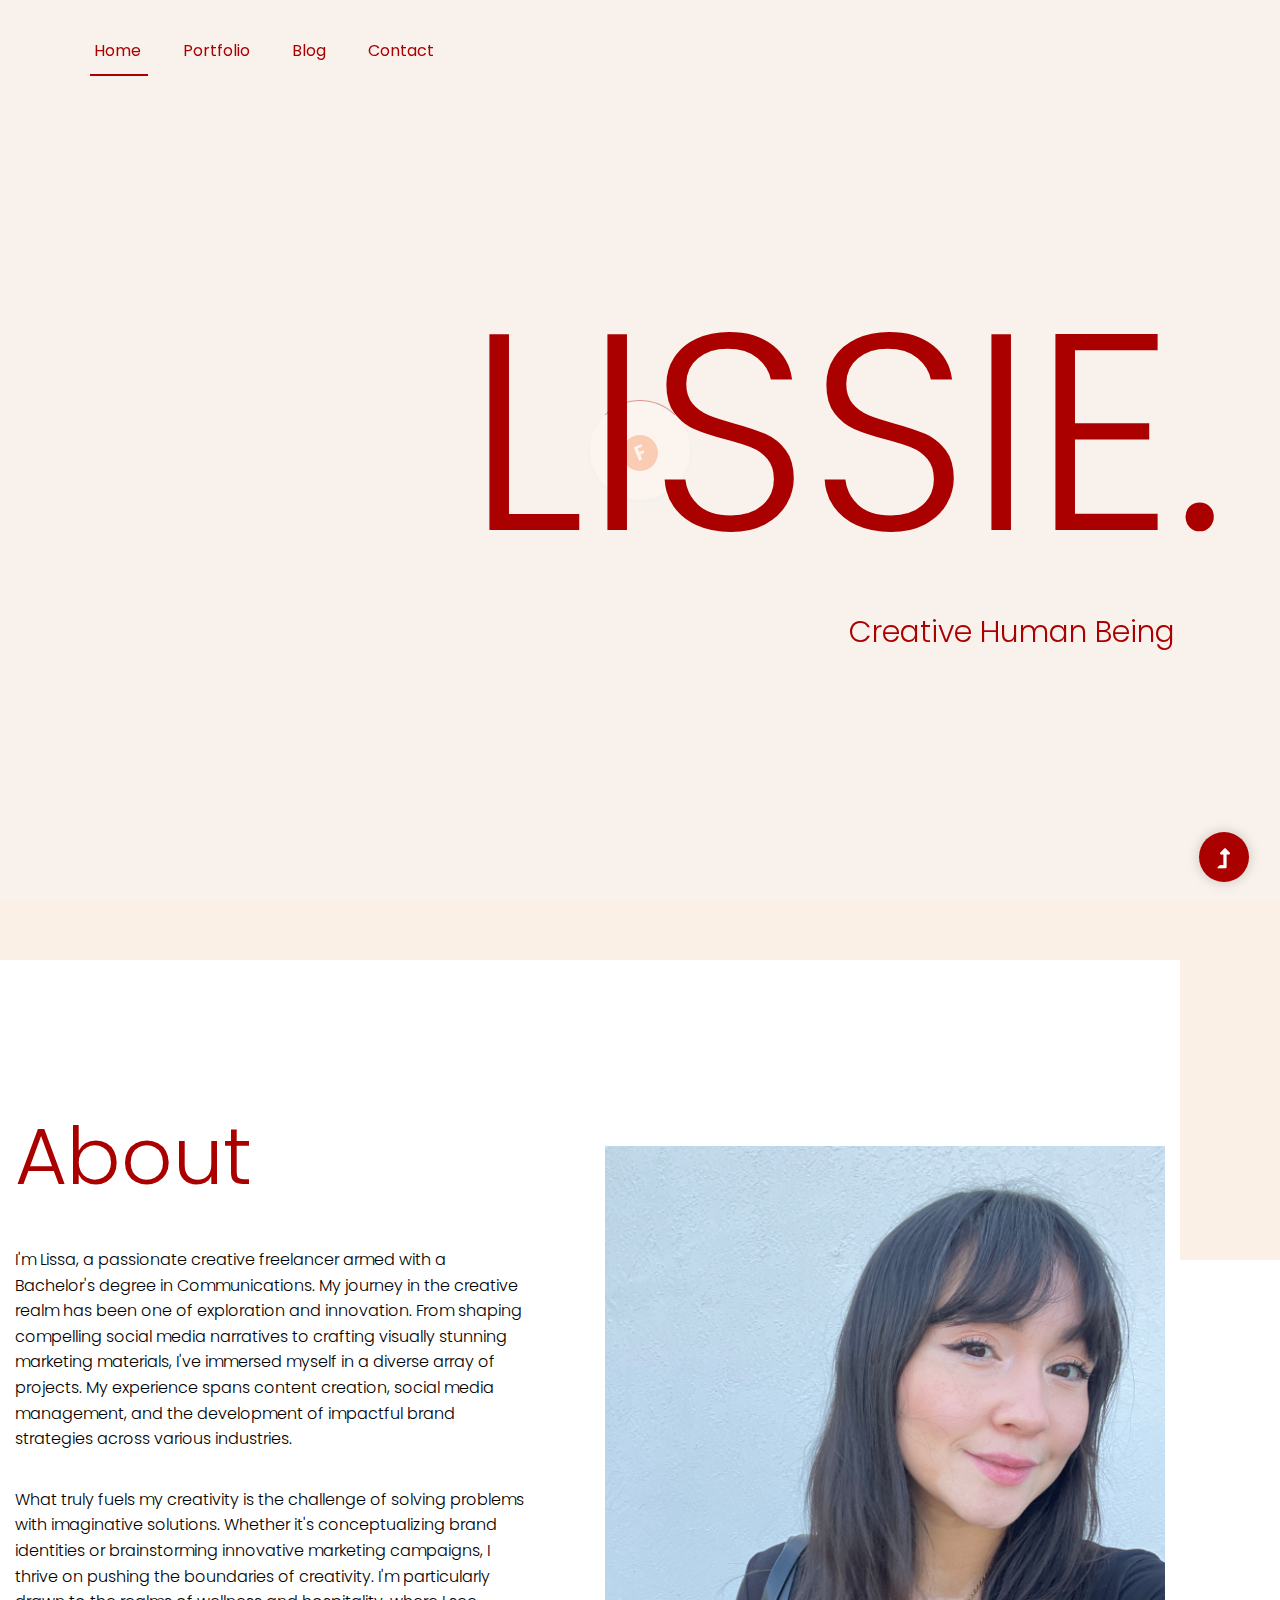
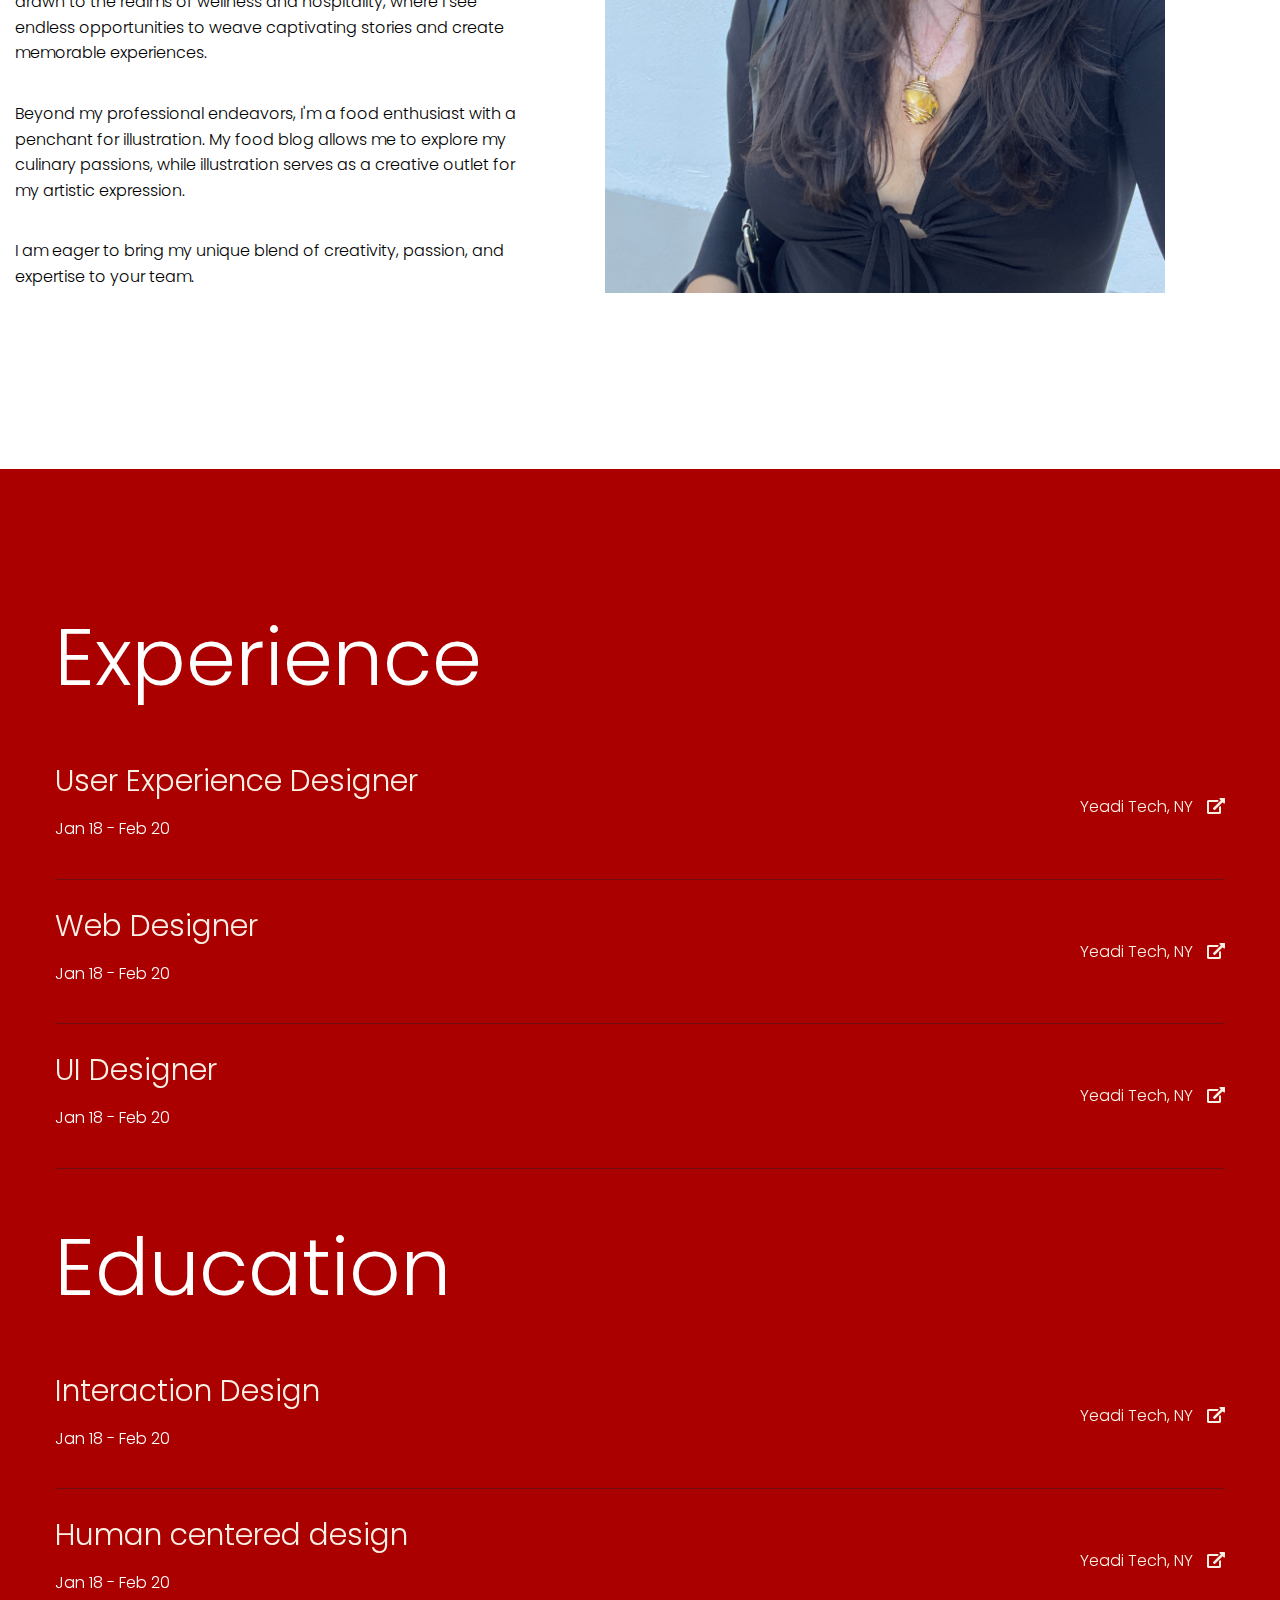
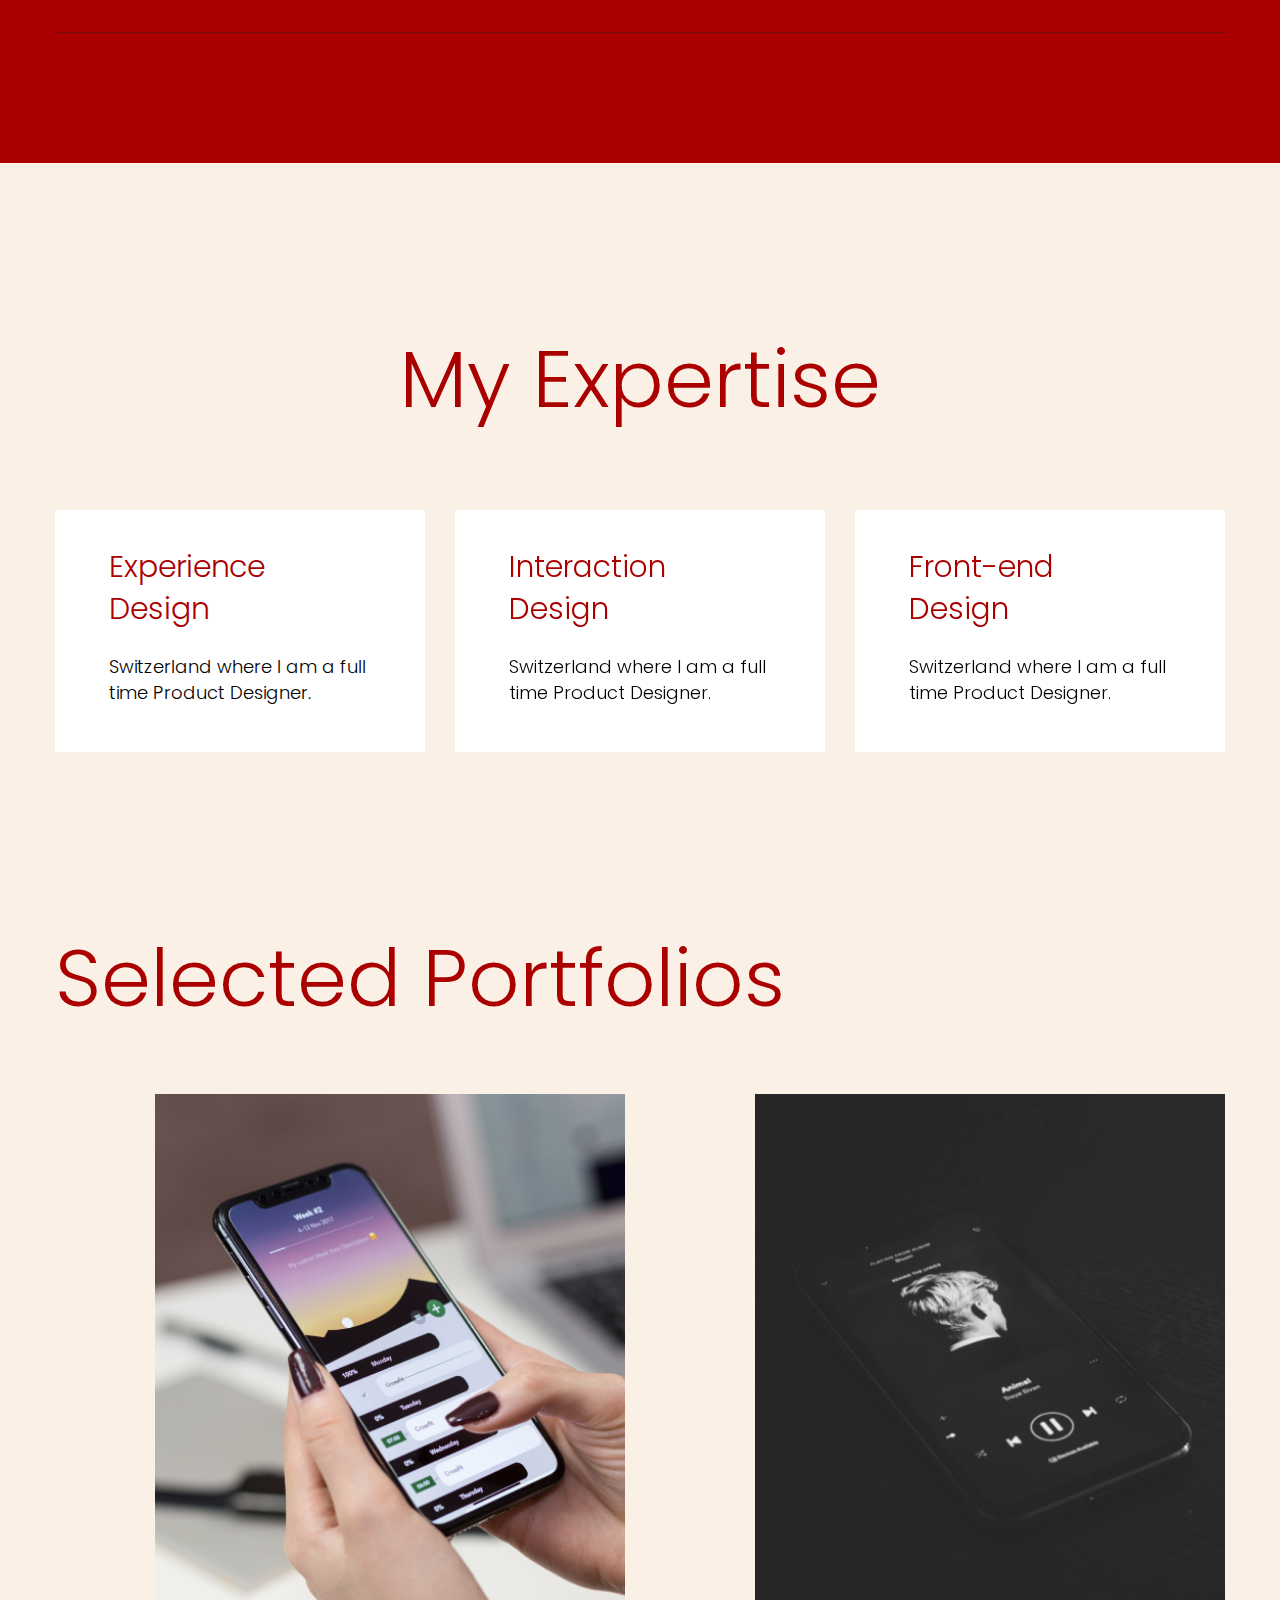
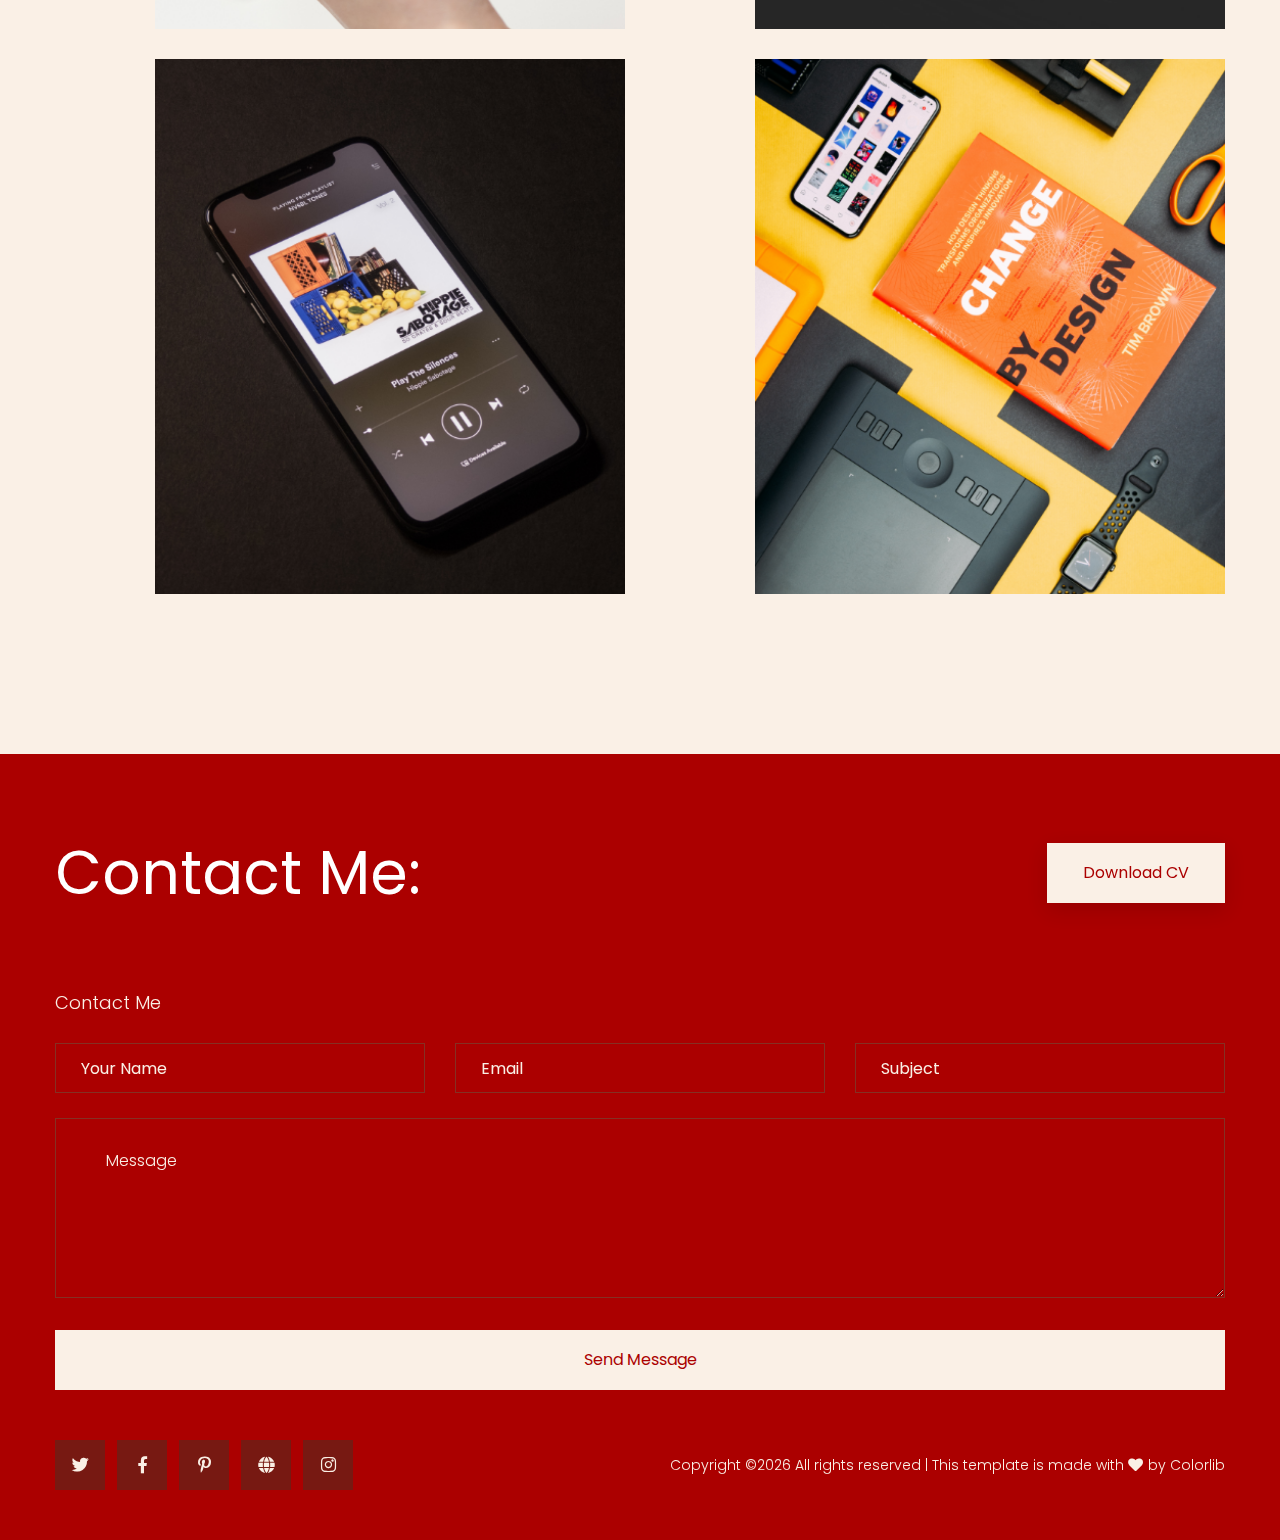
<file: index.html>
<!doctype html>
<html class="no-js" lang="zxx">
<head>
    <meta charset="utf-8">
    <meta http-equiv="x-ua-compatible" content="ie=edge">
    <title> Personal | Teamplate</title>
    <meta name="description" content="">
    <meta name="viewport" content="width=device-width, initial-scale=1">
    <link rel="manifest" href="site.webmanifest">
    <link rel="shortcut icon" type="image/x-icon" href="assets/img/favicon.ico">

	<!-- CSS here -->
	<link rel="stylesheet" href="assets/css/bootstrap.min.css">
	<link rel="stylesheet" href="assets/css/owl.carousel.min.css">
	<link rel="stylesheet" href="assets/css/slicknav.css">
    <link rel="stylesheet" href="assets/css/flaticon.css">
    <link rel="stylesheet" href="assets/css/progressbar_barfiller.css">
    <link rel="stylesheet" href="assets/css/gijgo.css">
    <link rel="stylesheet" href="assets/css/animate.min.css">
    <link rel="stylesheet" href="assets/css/animated-headline.css">
	<link rel="stylesheet" href="assets/css/magnific-popup.css">
	<link rel="stylesheet" href="assets/css/fontawesome-all.min.css">
	<link rel="stylesheet" href="assets/css/themify-icons.css">
	<link rel="stylesheet" href="assets/css/slick.css">
	<link rel="stylesheet" href="assets/css/nice-select.css">
    <link rel="stylesheet" href="assets/css/style.css">
    
</head>
<body>
    <!-- ? Preloader Start -->
    <div id="preloader-active">
        <div class="preloader d-flex align-items-center justify-content-center">
            <div class="preloader-inner position-relative">
                <div class="preloader-circle"></div>
                <div class="preloader-img pere-text">
                    <img src="assets/img/logo/loder.png" alt="">
                </div>
            </div>
        </div>
    </div>
    <!-- Preloader Start -->
    <header>
        <div class="header-area header-transparent">
            <div class="main-header header-sticky">
                <div class="container-fluid">
                    <div class="menu-wrapper d-flex align-items-center justify-content-between">
                        <!-- Logo <div class="logo">
                            <a href="index.html"><img src="assets/img/logo/logo.png" alt=""></a>
                        </div> -->
                        <!-- Main-menu -->
                        <div class="main-menu f-right d-none d-lg-block">
                            <nav>
                                <ul id="navigation">
                                    <li class="active"><a href="index.html">Home</a></li>
                                    <li><a href="portfolio.html">Portfolio</a></li>
                                    <li><a href="blog.html">Blog</a>
                                        <ul class="submenu">
                                            <li><a href="blog.html">Blog</a></li>
                                            <li><a href="blog_details.html">Blog Details</a></li>
                                            <li><a href="elements.html">Elements</a></li>
                                        </ul>
                                    </li>
                                    <li><a href="contact.html">Contact</a></li>
                                </ul>
                            </nav>
                        </div>          
                        <!-- Mobile Menu -->
                        <div class="col-12">
                            <div class="mobile_menu d-block d-lg-none"></div>
                        </div>
                    </div>
                </div>
            </div>
        </div>
        <!-- Header End -->
    </header>
    <main>
        <!--? Hero Area Start-->
        <div class="slider-area">
            <div class="single-slider slider-height d-flex align-items-center">
                <div class="container">
                    <div class="row justify-content-center">
                        <div class="col-xl-12 col-lg-10 col-md-10 col-sm-10">
                            <!-- Hero Caption -->
                            <div class="hero__caption">
                                <h1>Lissie.</h1>
                                <p>Creative Human Being</p>
                                
                            </div>
                        </div>
                    </div>
                </div>
            </div>
        </div>
        <!--Hero Area End-->
        <!--? About 1 Start-->
        <section class="about-area section-padding40">
        <div class="container">
            <div class="row align-items-center">
                <div class="col-xl-6 col-lg-6 col-md-10">
                    <div class="about-caption mb-50">
                        <!-- Section Tittle -->
                        <div class="section-tittle mb-35">
                            <h2>About</h2>
                        </div>
                        <p>I'm Lissa, a passionate creative freelancer armed with a Bachelor's degree in Communications. My journey in the creative realm has been one of exploration and innovation. From shaping compelling social media narratives to crafting visually stunning marketing materials, I've immersed myself in a diverse array of projects. My experience spans content creation, social media management, and the development of impactful brand strategies across various industries.</p>
                       
                        <p>What truly fuels my creativity is the challenge of solving problems with imaginative solutions. Whether it's conceptualizing brand identities or brainstorming innovative marketing campaigns, I thrive on pushing the boundaries of creativity. I'm particularly drawn to the realms of wellness and hospitality, where I see endless opportunities to weave captivating stories and create memorable experiences.</p>

                        <p>Beyond my professional endeavors, I'm a food enthusiast with a penchant for illustration. My food blog allows me to explore my culinary passions, while illustration serves as a creative outlet for my artistic expression.</p>

                        <p>I am eager to bring my unique blend of creativity, passion, and expertise to your team.</p> 
                    </div>
                </div>
                <div class="col-lg-6">
                    <div class="about-img">
                        <img src="IMG_9254.JPG" alt="">
                    </div>
                </div>
            </div>
           
        </div>
        </section>
        <!-- About  End-->
        <!--? May-about Start -->
        <div class="may-about section-padding40">
            <div class="container">
                <div class="row">
                    <div class="col-lg-12">
                        <div class="section-tittle2 mb-30">
                            <h2>Experience</h2>
                        </div>
                    </div>
                    <div class="col-xl-12">
                        <div class="single-about">
                            <div class="tittle-experience">
                                <h3>User Experience Designer</h3>
                                <p>Jan 18 - Feb 20</p>
                            </div>
                            <div class="experience-link">
                                <a href="#">Yeadi Tech, NY <i class="fas fa-external-link-alt"></i></a>
                            </div>
                        </div>
                    </div>
                    <div class="col-xl-12">
                        <div class="single-about">
                            <div class="tittle-experience">
                                <h3>Web Designer</h3>
                                <p>Jan 18 - Feb 20</p>
                            </div>
                            <div class="experience-link">
                                <a href="#">Yeadi Tech, NY <i class="fas fa-external-link-alt"></i></a>
                            </div>
                        </div>
                    </div>
                    <div class="col-xl-12">
                        <div class="single-about">
                            <div class="tittle-experience">
                                <h3>UI Designer</h3>
                                <p>Jan 18 - Feb 20</p>
                            </div>
                            <div class="experience-link">
                                <a href="#">Yeadi Tech, NY <i class="fas fa-external-link-alt"></i></a>
                            </div>
                        </div>
                    </div>
                    <div class="col-lg-12">
                        <div class="section-tittle2 mb-30 pt-50">
                            <h2>Education</h2>
                        </div>
                    </div>
                    <div class="col-xl-12">
                        <div class="single-about">
                            <div class="tittle-experience">
                                <h3>Interaction Design</h3>
                                <p>Jan 18 - Feb 20</p>
                            </div>
                            <div class="experience-link">
                                <a href="#">Yeadi Tech, NY <i class="fas fa-external-link-alt"></i></a>
                            </div>
                        </div>
                    </div>
                    <div class="col-xl-12">
                        <div class="single-about">
                            <div class="tittle-experience">
                                <h3>Human centered design</h3>
                                <p>Jan 18 - Feb 20</p>
                            </div>
                            <div class="experience-link">
                                <a href="#">Yeadi Tech, NY <i class="fas fa-external-link-alt"></i></a>
                            </div>
                        </div>
                    </div>
                </div>
            </div>
        </div>
        <!-- May-about End -->
        <!--? My Expertise Start -->
        <div class="our-services pt-top section-bg1">
            <div class="container">
                <div class="rwo">
                    <div class="col-xl-12">
                        <div class="section-tittle mb-75 text-center">
                            <h2>My Expertise</h2>
                        </div>
                    </div>
                </div>
                <div class="row d-flex justify-contnet-center">
                    <div class="col-lg-4 col-md-4 col-sm-6">
                        <div class="single-services mb-30">
                            <div class="services-cap">
                                <h5>Experience<br> Design</h5>
                                <p>Switzerland where I am a full time Product Designer.</p>
                            </div>
                        </div>
                    </div>
                    <div class="col-lg-4 col-md-4 col-sm-6">
                        <div class="single-services mb-30">
                            <div class="services-cap">
                                <h5>Interaction<br> Design</h5>
                                <p>Switzerland where I am a full time Product Designer.</p>
                            </div>
                        </div>
                    </div>
                    <div class="col-lg-4 col-md-4 col-sm-6">
                        <div class="single-services mb-30">
                            <div class="services-cap">
                                <h5>Front-end<br> Design</h5>
                                <p>Switzerland where I am a full time Product Designer.</p>
                            </div>
                        </div>
                    </div>
                </div>
            </div>
        </div>
        <!-- My Expertise End -->
        <!--? Gallery Area Start -->
        <div class="gallery-area section-padding40">
            <div class="container">
                <div class="row">
                    <div class="col-lg-12">
                        <div class="section-tittle mb-60">
                            <h2>Selected Portfolios</h2>
                        </div>
                    </div>
                </div>
                <div class="row justify-content-between">
                    <div class="offset-xl-1 col-xl-5 col-lg-6 col-md-6 col-sm-6">
                        <div class="box snake mb-30">
                            <div class="gallery-img small-img " style="background-image: url(assets/img/gallery/gallery1.png);"></div>
                            <div class="overlay">
                                <div class="overlay-content">
                                    <a href="assets/img/gallery/gallery1.png" class="img-pop-up"><i class="ti-plus"></i></a>
                                </div>
                            </div>
                        </div>
                    </div>
                    <div class="col-xl-5 ol-lg-6 col-lg-6 col-md-6 col-sm-6">
                        <div class="box snake mb-30">
                            <div class="gallery-img small-img " style="background-image: url(assets/img/gallery/gallery2.png);"></div>
                            <div class="overlay">
                                <div class="overlay-content">
                                    <a href="assets/img/gallery/gallery2.png" class="img-pop-up"><i class="ti-plus"></i></a>
                                </div>
                            </div>
                        </div>
                    </div>
                    <div class="offset-xl-1 col-xl-5 col-lg-6 col-md-6 col-sm-6">
                        <div class="box snake mb-30">
                            <div class="gallery-img small-img " style="background-image: url(assets/img/gallery/gallery3.png);"></div>
                            <div class="overlay">
                                <div class="overlay-content">
                                    <a href="assets/img/gallery/gallery2.png" class="img-pop-up"><i class="ti-plus"></i></a>
                                </div>
                            </div>
                        </div>
                    </div>
                    <div class="col-xl-5 col-lg-6 col-md-6 col-sm-6">
                        <div class="box snake mb-30">
                            <div class="gallery-img small-img " style="background-image: url(assets/img/gallery/gallery4.png);"></div>
                            <div class="overlay">
                                <div class="overlay-content">
                                    <a href="assets/img/gallery/gallery3.png" class="img-pop-up"><i class="ti-plus"></i></a>
                                </div>
                            </div>
                        </div>
                    </div>
                </div>
            </div>
        </div>
        <!-- Gallery Area End -->
    </main>
    <footer>
        <div class="footer-wrappr">
            <div class="footer-top">
                <!-- Want To work -->
                <section class="wantToWork-area ">
                    <div class="container">
                        <div class="wants-wrapper w-padding2">
                            <div class="row align-items-center justify-content-between">
                                <div class="col-xl-7 col-lg-9 col-md-8">
                                    <div class="wantToWork-caption wantToWork-caption2">
                                        <h2>Contact Me:</h2>
                                    </div>
                                </div>
                                <div class="col-xl-2 col-lg-3 col-md-4">
                                    <a href="#" class="btn white-btn f-right sm-left">Download CV</a>
                                </div>
                            </div>
                        </div>
                    </div>
                </section>
                <!-- Want To work End -->
                <div class="container">
                    <div class="row">
                        <div class="col-lg-12">
                            <!-- contact-form -->
                            <div class="form-wrapper">
                                <div class="row ">
                                    <div class="col-xl-12">
                                        <div class="small-tittle mb-30">
                                            <h4>Contact Me</h4>
                                        </div>
                                    </div>
                                </div>
                                <form id="contact-form" action="#" method="POST">
                                    <div class="row">
                                        <div class="col-lg-4 col-md-6">
                                            <div class="form-box user-icon mb-25">
                                                <input type="text" name="name" placeholder="Your name">
                                            </div>
                                        </div>
                                        <div class="col-lg-4 col-md-6">
                                            <div class="form-box email-icon mb-25">
                                                <input type="text" name="email" placeholder="Email">
                                            </div>
                                        </div>
                                        <div class="col-lg-4 col-md-6">
                                            <div class="form-box email-icon mb-25">
                                                <input type="text" name="email" placeholder="Subject">
                                            </div>
                                        </div>
                                        <div class="col-lg-12">
                                            <div class="form-box message-icon mb-25">
                                                <textarea name="message" id="message" placeholder="Message"></textarea>
                                            </div>
                                            <div class="submit-info">
                                                <button class="submit-btn2" type="submit">Send Message</button>
                                            </div>
                                        </div>
                                    </div>
                                </form> 
                            </div>
                        </div>
                    </div>
                </div>
            </div>
            <!-- footer-bottom area -->
            <div class="footer-bottom-area">
                <div class="container">
                    <div class="footer-border">
                        <div class="row align-items-center">
                            <div class="col-xl-4 col-lg-4">
                                <div class="footer-social">
                                    <a href="#"><i class="fab fa-twitter"></i></a>
                                    <a href="https://bit.ly/sai4ull"><i class="fab fa-facebook-f"></i></a>
                                    <a href="#"><i class="fab fa-pinterest-p"></i></a>
                                    <a href="#"><i class="fas fa-globe"></i></a>
                                    <a href="#"><i class="fab fa-instagram"></i></a>
                                </div>
                            </div>
                            <div class="col-xl-8 col-lg-8">
                                <div class="footer-copy-right f-right">
                                    <p><!-- Link back to Colorlib can't be removed. Template is licensed under CC BY 3.0. -->
  Copyright &copy;<script>document.write(new Date().getFullYear());</script> All rights reserved | This template is made with <i class="fa fa-heart" aria-hidden="true"></i> by <a href="https://colorlib.com" target="_blank">Colorlib</a>
  <!-- Link back to Colorlib can't be removed. Template is licensed under CC BY 3.0. --></p>
                                </div>
                            </div>
                        </div>
                    </div>
                </div>
            </div>
        </div>
    </footer>
    <!-- Scroll Up -->
    <div id="back-top" >
        <a title="Go to Top" href="#"> <i class="fas fa-level-up-alt"></i></a>
    </div>
    <!-- JS here -->

    <script src="./assets/js/vendor/modernizr-3.5.0.min.js"></script>
    <!-- Jquery, Popper, Bootstrap -->
    <script src="./assets/js/vendor/jquery-1.12.4.min.js"></script>
    <script src="./assets/js/popper.min.js"></script>
    <script src="./assets/js/bootstrap.min.js"></script>
    <!-- Jquery Mobile Menu -->
    <script src="./assets/js/jquery.slicknav.min.js"></script>

    <!-- Jquery Slick , Owl-Carousel Plugins -->
    <script src="./assets/js/owl.carousel.min.js"></script>
    <script src="./assets/js/slick.min.js"></script>
    <!-- One Page, Animated-HeadLin -->
    <script src="./assets/js/wow.min.js"></script>
    <script src="./assets/js/animated.headline.js"></script>
    <script src="./assets/js/jquery.magnific-popup.js"></script>

    <!-- Date Picker -->
    <script src="./assets/js/gijgo.min.js"></script>
    <!-- Nice-select, sticky -->
    <script src="./assets/js/jquery.nice-select.min.js"></script>
    <script src="./assets/js/jquery.sticky.js"></script>
    <!-- Progress -->
    <script src="./assets/js/jquery.barfiller.js"></script>
    
    <!-- counter , waypoint,Hover Direction -->
    <script src="./assets/js/jquery.counterup.min.js"></script>
    <script src="./assets/js/waypoints.min.js"></script>
    <script src="./assets/js/jquery.countdown.min.js"></script>
    <script src="./assets/js/hover-direction-snake.min.js"></script>

    <!-- contact js -->
    <script src="./assets/js/contact.js"></script>
    <script src="./assets/js/jquery.form.js"></script>
    <script src="./assets/js/jquery.validate.min.js"></script>
    <script src="./assets/js/mail-script.js"></script>
    <script src="./assets/js/jquery.ajaxchimp.min.js"></script>
    
    <!-- Jquery Plugins, main Jquery -->	
    <script src="./assets/js/plugins.js"></script>
    <script src="./assets/js/main.js"></script>


    
    </body>
</html>
</file>
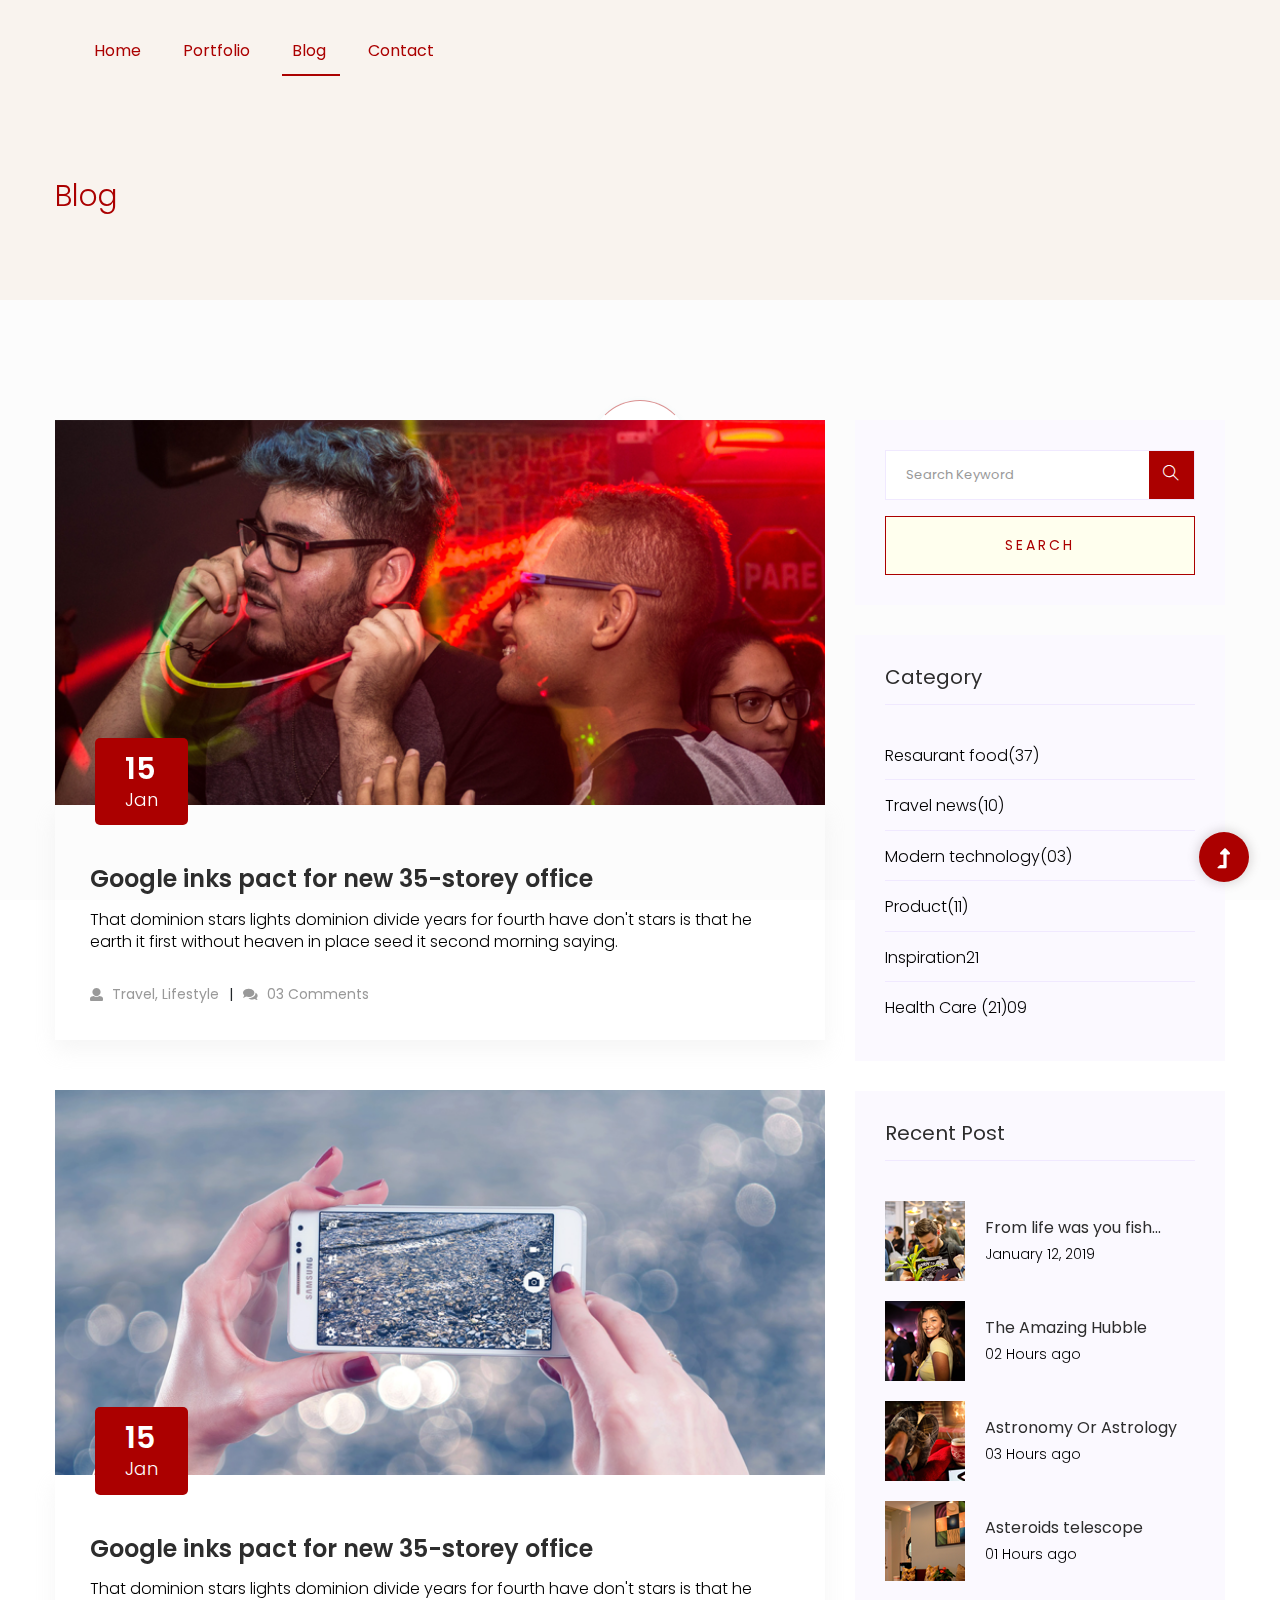
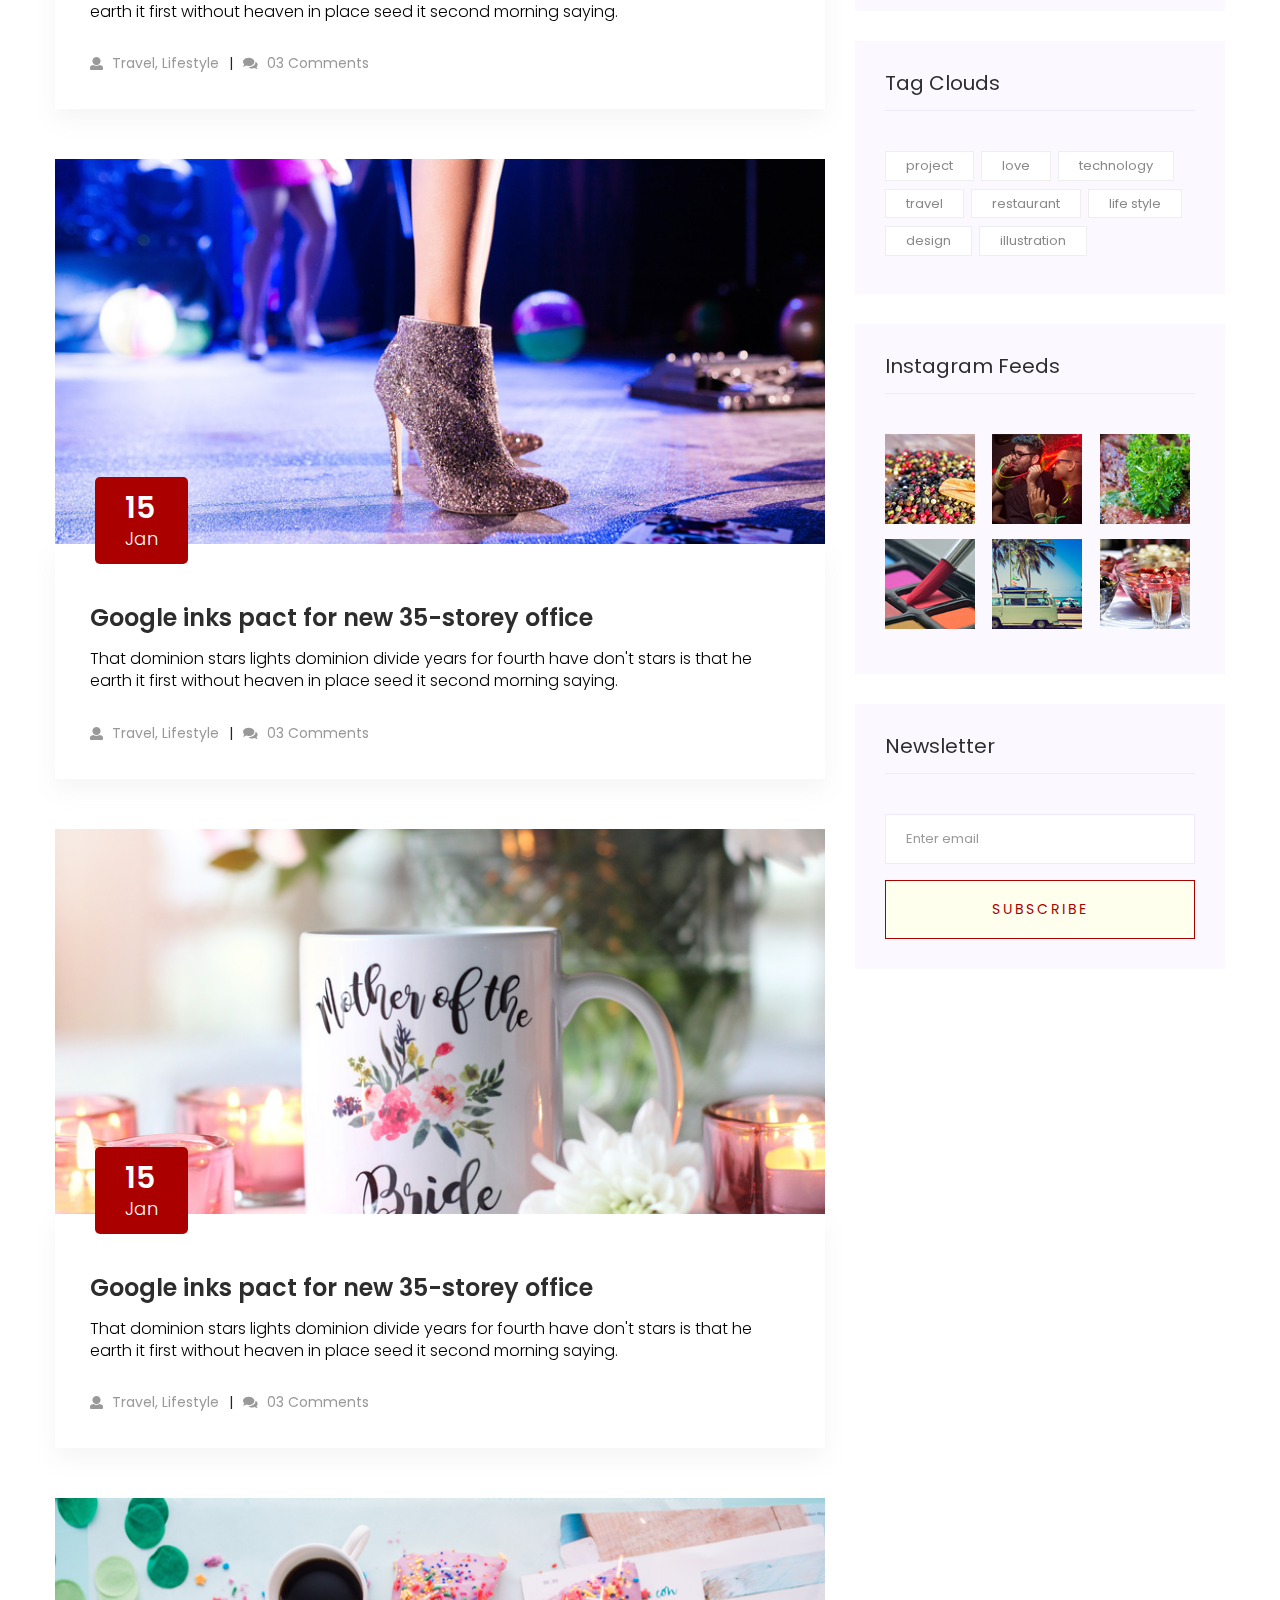
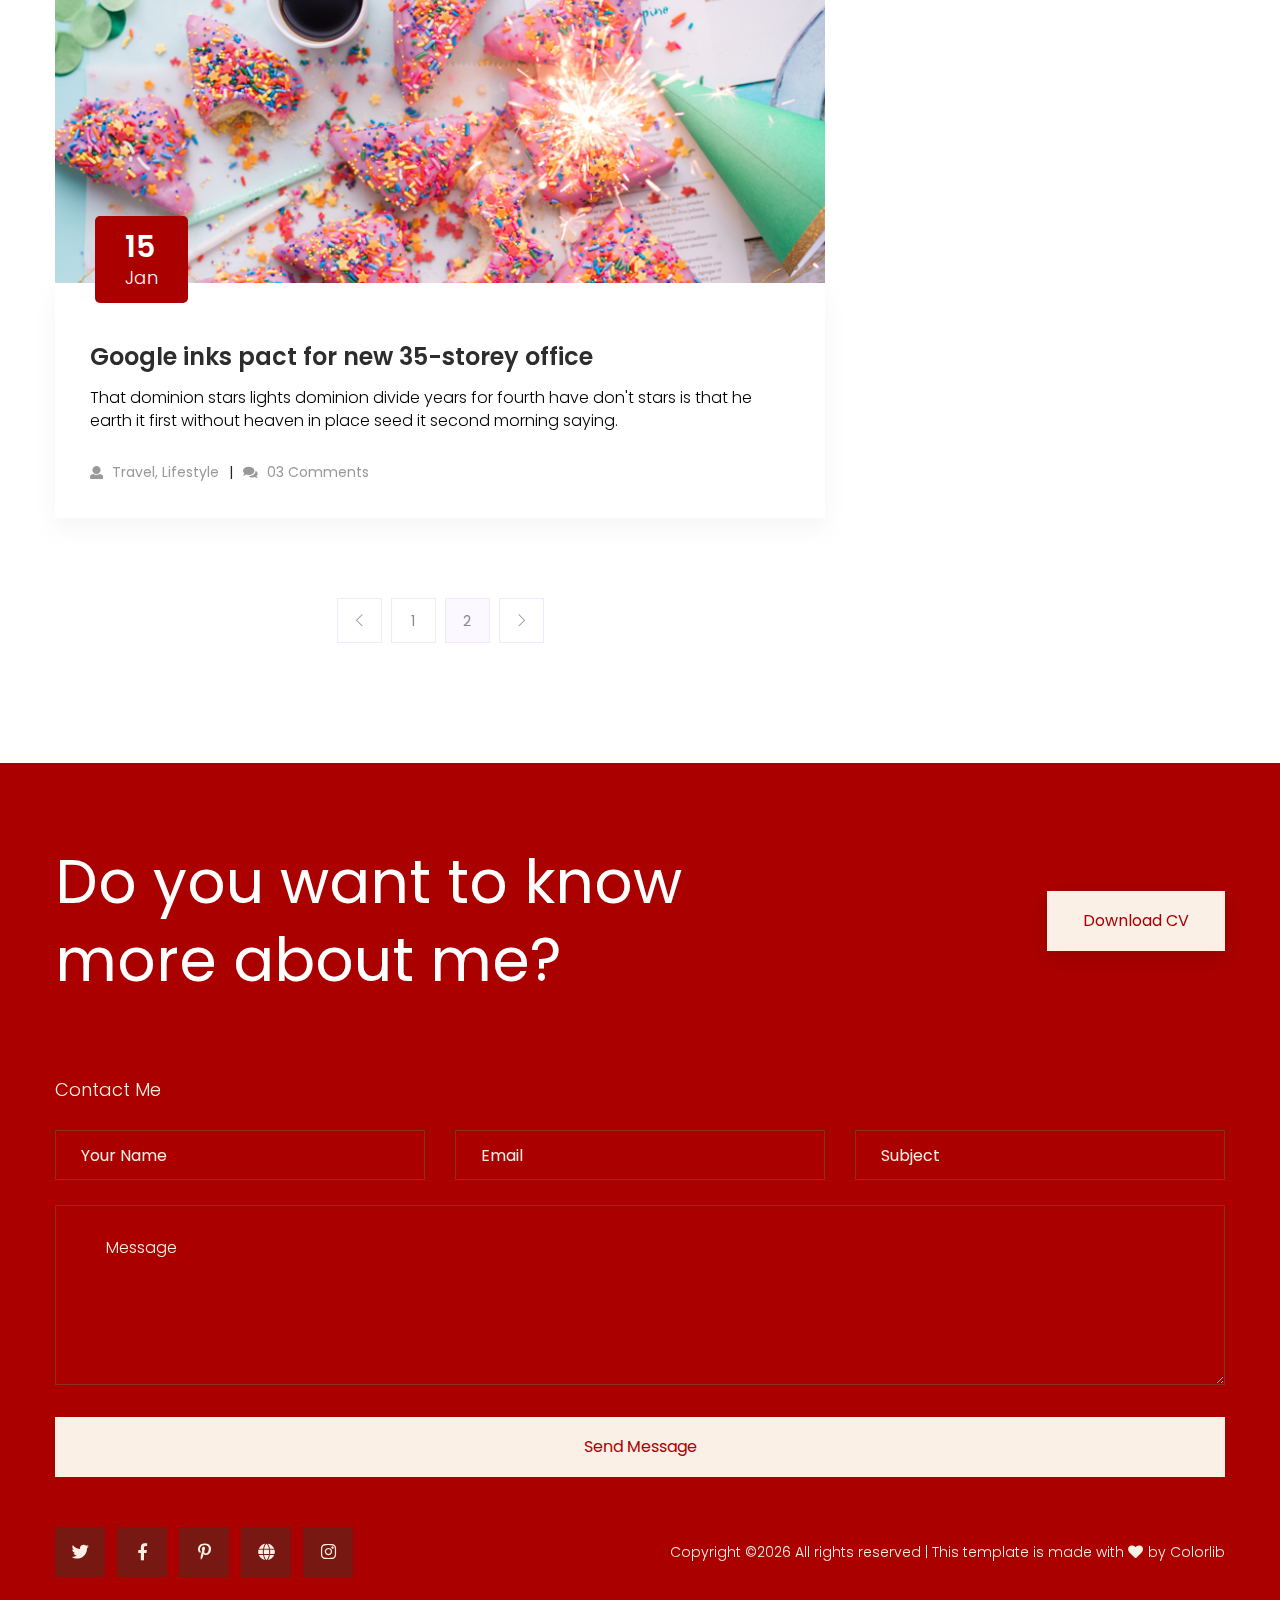
<file: blog.html>
<!doctype html>
<html class="no-js" lang="zxx">
<head>
    <meta charset="utf-8">
    <meta http-equiv="x-ua-compatible" content="ie=edge">
    <title> Personal | Teamplate</title>
    <meta name="description" content="">
    <meta name="viewport" content="width=device-width, initial-scale=1">
    <link rel="shortcut icon" type="image/x-icon" href="assets/img/favicon.ico">

    <!-- CSS here -->
    <link rel="stylesheet" href="assets/css/bootstrap.min.css">
    <link rel="stylesheet" href="assets/css/owl.carousel.min.css">
    <link rel="stylesheet" href="assets/css/slicknav.css">
    <link rel="stylesheet" href="assets/css/animate.min.css">
    <link rel="stylesheet" href="assets/css/hamburgers.min.css">
    <link rel="stylesheet" href="assets/css/magnific-popup.css">
    <link rel="stylesheet" href="assets/css/fontawesome-all.min.css">
    <link rel="stylesheet" href="assets/css/themify-icons.css">
    <link rel="stylesheet" href="assets/css/themify-icons.css">
    <link rel="stylesheet" href="assets/css/slick.css">
    <link rel="stylesheet" href="assets/css/nice-select.css">
    <link rel="stylesheet" href="assets/css/style.css">
    <link rel="stylesheet" href="assets/css/responsive.css">
</head>
<body>
    <!-- ? Preloader Start -->
    <div id="preloader-active">
        <div class="preloader d-flex align-items-center justify-content-center">
            <div class="preloader-inner position-relative">
                <div class="preloader-circle"></div>
                <div class="preloader-img pere-text">
                    <img src="assets/img/logo/loder.png" alt="">
                </div>
            </div>
        </div>
    </div>
    <!-- Preloader Start -->
    <header>
        <div class="header-area header-transparent">
            <div class="main-header header-sticky">
                <div class="container-fluid">
                    <div class="menu-wrapper d-flex align-items-center justify-content-between">
                        <!-- Logo <div class="logo">
                            <a href="index.html"><img src="assets/img/logo/logo.png" alt=""></a>
                        </div>-->
                        
                        <!-- Main-menu -->
                        <div class="main-menu f-right d-none d-lg-block">
                            <nav>
                                <ul id="navigation">
                                    <li><a href="index.html">Home</a></li>
                                    <li><a href="portfolio.html">Portfolio</a></li>
                                    <li class="active"><a href="blog.html">Blog</a>
                                        <ul class="submenu">
                                            <li><a href="blog.html">Blog</a></li>
                                            <li><a href="blog_details.html">Blog Details</a></li>
                                            <li><a href="elements.html">Elements</a></li>
                                        </ul>
                                    </li>
                                    <li><a href="contact.html">Contact</a></li>
                                </ul>
                            </nav>
                        </div>          
                        <!-- Mobile Menu -->
                        <div class="col-12">
                            <div class="mobile_menu d-block d-lg-none"></div>
                        </div>
                    </div>
                </div>
            </div>
        </div>
        <!-- Header End -->
    </header>
    <main>
        <!--? Hero Area Start-->
        <div class="hero-area2 d-flex align-items-center">
            <div class="container">
                <div class="row ">
                    <div class="col-xl-12">
                        <!-- Hero Caption -->
                        <div class="hero-cap pt-100">
                            <h2>blog</h2>
                        </div>
                    </div>
                </div>
            </div>
        </div>
        <!--Hero Area End-->
        <!-- Hero Area End-->
        <!--? Blog Area Start-->
        <section class="blog_area section-padding">
            <div class="container">
                <div class="row">
                    <div class="col-lg-8 mb-5 mb-lg-0">
                        <div class="blog_left_sidebar">
                            <article class="blog_item">
                                <div class="blog_item_img">
                                    <img class="card-img rounded-0" src="assets/img/blog/single_blog_1.png" alt="">
                                    <a href="#" class="blog_item_date">
                                        <h3>15</h3>
                                        <p>Jan</p>
                                    </a>
                                </div>
                                <div class="blog_details">
                                    <a class="d-inline-block" href="blog_details.html">
                                        <h2 class="blog-head" style="color: #2d2d2d;">Google inks pact for new 35-storey office</h2>
                                    </a>
                                    <p>That dominion stars lights dominion divide years for fourth have don't stars is that
                                        he earth it first without heaven in place seed it second morning saying.</p>
                                    <ul class="blog-info-link">
                                        <li><a href="#"><i class="fa fa-user"></i> Travel, Lifestyle</a></li>
                                        <li><a href="#"><i class="fa fa-comments"></i> 03 Comments</a></li>
                                    </ul>
                                </div>
                            </article>
                            <article class="blog_item">
                                <div class="blog_item_img">
                                    <img class="card-img rounded-0" src="assets/img/blog/single_blog_2.png" alt="">
                                    <a href="#" class="blog_item_date">
                                        <h3>15</h3>
                                        <p>Jan</p>
                                    </a>
                                </div>
                                <div class="blog_details">
                                    <a class="d-inline-block" href="blog_details.html">
                                        <h2 class="blog-head" style="color: #2d2d2d;">Google inks pact for new 35-storey office</h2>
                                    </a>
                                    <p>That dominion stars lights dominion divide years for fourth have don't stars is that
                                        he earth it first without heaven in place seed it second morning saying.</p>
                                    <ul class="blog-info-link">
                                        <li><a href="#"><i class="fa fa-user"></i> Travel, Lifestyle</a></li>
                                        <li><a href="#"><i class="fa fa-comments"></i> 03 Comments</a></li>
                                    </ul>
                                </div>
                            </article>
                            <article class="blog_item">
                                <div class="blog_item_img">
                                    <img class="card-img rounded-0" src="assets/img/blog/single_blog_3.png" alt="">
                                    <a href="#" class="blog_item_date">
                                        <h3>15</h3>
                                        <p>Jan</p>
                                    </a>
                                </div>
                                <div class="blog_details">
                                    <a class="d-inline-block" href="blog_details.html">
                                        <h2 class="blog-head" style="color: #2d2d2d;">Google inks pact for new 35-storey office</h2>
                                    </a>
                                    <p>That dominion stars lights dominion divide years for fourth have don't stars is that
                                        he earth it first without heaven in place seed it second morning saying.</p>
                                    <ul class="blog-info-link">
                                        <li><a href="#"><i class="fa fa-user"></i> Travel, Lifestyle</a></li>
                                        <li><a href="#"><i class="fa fa-comments"></i> 03 Comments</a></li>
                                    </ul>
                                </div>
                            </article>
                            <article class="blog_item">
                                <div class="blog_item_img">
                                    <img class="card-img rounded-0" src="assets/img/blog/single_blog_4.png" alt="">
                                    <a href="#" class="blog_item_date">
                                        <h3>15</h3>
                                        <p>Jan</p>
                                    </a>
                                </div>
                                <div class="blog_details">
                                    <a class="d-inline-block" href="blog_details.html">
                                        <h2 class="blog-head" style="color: #2d2d2d;">Google inks pact for new 35-storey office</h2>
                                    </a>
                                    <p>That dominion stars lights dominion divide years for fourth have don't stars is that
                                        he earth it first without heaven in place seed it second morning saying.</p>
                                    <ul class="blog-info-link">
                                        <li><a href="#"><i class="fa fa-user"></i> Travel, Lifestyle</a></li>
                                        <li><a href="#"><i class="fa fa-comments"></i> 03 Comments</a></li>
                                    </ul>
                                </div>
                            </article>
                            <article class="blog_item">
                                <div class="blog_item_img">
                                    <img class="card-img rounded-0" src="assets/img/blog/single_blog_5.png" alt="">
                                    <a href="#" class="blog_item_date">
                                        <h3>15</h3>
                                        <p>Jan</p>
                                    </a>
                                </div>
                                <div class="blog_details">
                                    <a class="d-inline-block" href="blog_details.html">
                                        <h2 class="blog-head" style="color: #2d2d2d;">Google inks pact for new 35-storey office</h2>
                                    </a>
                                    <p>That dominion stars lights dominion divide years for fourth have don't stars is that
                                        he earth it first without heaven in place seed it second morning saying.</p>
                                    <ul class="blog-info-link">
                                        <li><a href="#"><i class="fa fa-user"></i> Travel, Lifestyle</a></li>
                                        <li><a href="#"><i class="fa fa-comments"></i> 03 Comments</a></li>
                                    </ul>
                                </div>
                            </article>
                            <nav class="blog-pagination justify-content-center d-flex">
                                <ul class="pagination">
                                    <li class="page-item">
                                        <a href="#" class="page-link" aria-label="Previous">
                                            <i class="ti-angle-left"></i>
                                        </a>
                                    </li>
                                    <li class="page-item">
                                        <a href="#" class="page-link">1</a>
                                    </li>
                                    <li class="page-item active">
                                        <a href="#" class="page-link">2</a>
                                    </li>
                                    <li class="page-item">
                                        <a href="#" class="page-link" aria-label="Next">
                                            <i class="ti-angle-right"></i>
                                        </a>
                                    </li>
                                </ul>
                            </nav>
                        </div>
                    </div>
                    <div class="col-lg-4">
                        <div class="blog_right_sidebar">
                            <aside class="single_sidebar_widget search_widget">
                                <form action="#">
                                    <div class="form-group">
                                        <div class="input-group mb-3">
                                            <input type="text" class="form-control" placeholder='Search Keyword'
                                                onfocus="this.placeholder = ''"
                                                onblur="this.placeholder = 'Search Keyword'">
                                            <div class="input-group-append">
                                                <button class="btns" type="button"><i class="ti-search"></i></button>
                                            </div>
                                        </div>
                                    </div>
                                    <button class="button rounded-0 primary-bg text-white w-100 btn_1 boxed-btn"
                                        type="submit">Search</button>
                                </form>
                            </aside>
                            <aside class="single_sidebar_widget post_category_widget">
                                <h4 class="widget_title" style="color: #2d2d2d;">Category</h4>
                                <ul class="list cat-list">
                                    <li>
                                        <a href="#" class="d-flex">
                                            <p>Resaurant food</p>
                                            <p>(37)</p>
                                        </a>
                                    </li>
                                    <li>
                                        <a href="#" class="d-flex">
                                            <p>Travel news</p>
                                            <p>(10)</p>
                                        </a>
                                    </li>
                                    <li>
                                        <a href="#" class="d-flex">
                                            <p>Modern technology</p>
                                            <p>(03)</p>
                                        </a>
                                    </li>
                                    <li>
                                        <a href="#" class="d-flex">
                                            <p>Product</p>
                                            <p>(11)</p>
                                        </a>
                                    </li>
                                    <li>
                                        <a href="#" class="d-flex">
                                            <p>Inspiration</p>
                                            <p>21</p>
                                        </a>
                                    </li>
                                    <li>
                                        <a href="#" class="d-flex">
                                            <p>Health Care (21)</p>
                                            <p>09</p>
                                        </a>
                                    </li>
                                </ul>
                            </aside>
                            <aside class="single_sidebar_widget popular_post_widget">
                                <h3 class="widget_title" style="color: #2d2d2d;">Recent Post</h3>
                                <div class="media post_item">
                                    <img src="assets/img/post/post_1.png" alt="post">
                                    <div class="media-body">
                                        <a href="blog_details.html">
                                            <h3 style="color: #2d2d2d;">From life was you fish...</h3>
                                        </a>
                                        <p>January 12, 2019</p>
                                    </div>
                                </div>
                                <div class="media post_item">
                                    <img src="assets/img/post/post_2.png" alt="post">
                                    <div class="media-body">
                                        <a href="blog_details.html">
                                            <h3 style="color: #2d2d2d;">The Amazing Hubble</h3>
                                        </a>
                                        <p>02 Hours ago</p>
                                    </div>
                                </div>
                                <div class="media post_item">
                                    <img src="assets/img/post/post_3.png" alt="post">
                                    <div class="media-body">
                                        <a href="blog_details.html">
                                            <h3 style="color: #2d2d2d;">Astronomy Or Astrology</h3>
                                        </a>
                                        <p>03 Hours ago</p>
                                    </div>
                                </div>
                                <div class="media post_item">
                                    <img src="assets/img/post/post_4.png" alt="post">
                                    <div class="media-body">
                                        <a href="blog_details.html">
                                            <h3 style="color: #2d2d2d;">Asteroids telescope</h3>
                                        </a>
                                        <p>01 Hours ago</p>
                                    </div>
                                </div>
                            </aside>
                            <aside class="single_sidebar_widget tag_cloud_widget">
                                <h4 class="widget_title" style="color: #2d2d2d;">Tag Clouds</h4>
                                <ul class="list">
                                    <li>
                                        <a href="#">project</a>
                                    </li>
                                    <li>
                                        <a href="#">love</a>
                                    </li>
                                    <li>
                                        <a href="#">technology</a>
                                    </li>
                                    <li>
                                        <a href="#">travel</a>
                                    </li>
                                    <li>
                                        <a href="#">restaurant</a>
                                    </li>
                                    <li>
                                        <a href="#">life style</a>
                                    </li>
                                    <li>
                                        <a href="#">design</a>
                                    </li>
                                    <li>
                                        <a href="#">illustration</a>
                                    </li>
                                </ul>
                            </aside>

                            <aside class="single_sidebar_widget instagram_feeds">
                                <h4 class="widget_title" style="color: #2d2d2d;">Instagram Feeds</h4>
                                <ul class="instagram_row flex-wrap">
                                    <li>
                                        <a href="#">
                                            <img class="img-fluid" src="assets/img/post/post_5.png" alt="">
                                        </a>
                                    </li>
                                    <li>
                                        <a href="#">
                                            <img class="img-fluid" src="assets/img/post/post_6.png" alt="">
                                        </a>
                                    </li>
                                    <li>
                                        <a href="#">
                                            <img class="img-fluid" src="assets/img/post/post_7.png" alt="">
                                        </a>
                                    </li>
                                    <li>
                                        <a href="#">
                                            <img class="img-fluid" src="assets/img/post/post_8.png" alt="">
                                        </a>
                                    </li>
                                    <li>
                                        <a href="#">
                                            <img class="img-fluid" src="assets/img/post/post_9.png" alt="">
                                        </a>
                                    </li>
                                    <li>
                                        <a href="#">
                                            <img class="img-fluid" src="assets/img/post/post_10.png" alt="">
                                        </a>
                                    </li>
                                </ul>
                            </aside>
                            <aside class="single_sidebar_widget newsletter_widget">
                                <h4 class="widget_title" style="color: #2d2d2d;">Newsletter</h4>
                                <form action="#">
                                    <div class="form-group">
                                        <input type="email" class="form-control" onfocus="this.placeholder = ''"
                                            onblur="this.placeholder = 'Enter email'" placeholder='Enter email' required>
                                    </div>
                                    <button class="button rounded-0 primary-bg text-white w-100 btn_1 boxed-btn"
                                        type="submit">Subscribe</button>
                                </form>
                            </aside>
                        </div>
                    </div>
                </div>
            </div>
        </section>
        <!-- Blog Area End -->
    </main>
    <footer>
        <div class="footer-wrappr">
            <div class="footer-top">
                <!-- Want To work -->
                <section class="wantToWork-area ">
                    <div class="container">
                        <div class="wants-wrapper w-padding2">
                            <div class="row align-items-center justify-content-between">
                                <div class="col-xl-7 col-lg-9 col-md-8">
                                    <div class="wantToWork-caption wantToWork-caption2">
                                        <h2>Do you want to know more about me?</h2>
                                    </div>
                                </div>
                                <div class="col-xl-2 col-lg-3 col-md-4">
                                    <a href="#" class="btn white-btn f-right sm-left">Download CV</a>
                                </div>
                            </div>
                        </div>
                    </div>
                </section>
                <!-- Want To work End -->
                <div class="container">
                    <div class="row">
                        <div class="col-lg-12">
                            <!-- contact-form -->
                            <div class="form-wrapper">
                                <div class="row ">
                                    <div class="col-xl-12">
                                        <div class="small-tittle mb-30">
                                            <h4>Contact Me</h4>
                                        </div>
                                    </div>
                                </div>
                                <form id="contact-form" action="#" method="POST">
                                    <div class="row">
                                        <div class="col-lg-4 col-md-6">
                                            <div class="form-box user-icon mb-25">
                                                <input type="text" name="name" placeholder="Your name">
                                            </div>
                                        </div>
                                        <div class="col-lg-4 col-md-6">
                                            <div class="form-box email-icon mb-25">
                                                <input type="text" name="email" placeholder="Email">
                                            </div>
                                        </div>
                                        <div class="col-lg-4 col-md-6">
                                            <div class="form-box email-icon mb-25">
                                                <input type="text" name="email" placeholder="Subject">
                                            </div>
                                        </div>
                                        <div class="col-lg-12">
                                            <div class="form-box message-icon mb-25">
                                                <textarea name="message" id="message" placeholder="Message"></textarea>
                                            </div>
                                            <div class="submit-info">
                                                <button class="submit-btn2" type="submit">Send Message</button>
                                            </div>
                                        </div>
                                    </div>
                                </form> 
                            </div>
                        </div>
                    </div>
                </div>
            </div>
            <!-- footer-bottom area -->
            <div class="footer-bottom-area">
                <div class="container">
                    <div class="footer-border">
                        <div class="row align-items-center">
                            <div class="col-xl-4 col-lg-4">
                                <div class="footer-social">
                                    <a href="#"><i class="fab fa-twitter"></i></a>
                                    <a href="https://bit.ly/sai4ull"><i class="fab fa-facebook-f"></i></a>
                                    <a href="#"><i class="fab fa-pinterest-p"></i></a>
                                    <a href="#"><i class="fas fa-globe"></i></a>
                                    <a href="#"><i class="fab fa-instagram"></i></a>
                                </div>
                            </div>
                            <div class="col-xl-8 col-lg-8">
                                <div class="footer-copy-right f-right">
                                    <p><!-- Link back to Colorlib can't be removed. Template is licensed under CC BY 3.0. -->
  Copyright &copy;<script>document.write(new Date().getFullYear());</script> All rights reserved | This template is made with <i class="fa fa-heart" aria-hidden="true"></i> by <a href="https://colorlib.com" target="_blank">Colorlib</a>
  <!-- Link back to Colorlib can't be removed. Template is licensed under CC BY 3.0. --></p>
                                </div>
                            </div>
                        </div>
                    </div>
                </div>
            </div>
        </div>
    </footer>
    <!-- Scroll Up -->
    <div id="back-top" >
        <a title="Go to Top" href="#"> <i class="fas fa-level-up-alt"></i></a>
    </div>

    <!-- JS here -->

    <script src="./assets/js/vendor/modernizr-3.5.0.min.js"></script>
    <!-- Jquery, Popper, Bootstrap -->
    <script src="./assets/js/vendor/jquery-1.12.4.min.js"></script>
    <script src="./assets/js/popper.min.js"></script>
    <script src="./assets/js/bootstrap.min.js"></script>
    <!-- Jquery Mobile Menu -->
    <script src="./assets/js/jquery.slicknav.min.js"></script>

    <!-- Jquery Slick , Owl-Carousel Plugins -->
    <script src="./assets/js/owl.carousel.min.js"></script>
    <script src="./assets/js/slick.min.js"></script>
    <!-- One Page, Animated-HeadLin -->
    <script src="./assets/js/wow.min.js"></script>
    <script src="./assets/js/animated.headline.js"></script>
    <script src="./assets/js/jquery.magnific-popup.js"></script>

    <!-- Date Picker -->
    <script src="./assets/js/gijgo.min.js"></script>
    <!-- Nice-select, sticky -->
    <script src="./assets/js/jquery.nice-select.min.js"></script>
    <script src="./assets/js/jquery.sticky.js"></script>
    
    <!-- counter , waypoint,Hover Direction -->
    <script src="./assets/js/jquery.counterup.min.js"></script>
    <script src="./assets/js/waypoints.min.js"></script>
    <script src="./assets/js/jquery.countdown.min.js"></script>
    <script src="./assets/js/hover-direction-snake.min.js"></script>

    <!-- contact js -->
    <script src="./assets/js/contact.js"></script>
    <script src="./assets/js/jquery.form.js"></script>
    <script src="./assets/js/jquery.validate.min.js"></script>
    <script src="./assets/js/mail-script.js"></script>
    <script src="./assets/js/jquery.ajaxchimp.min.js"></script>
    
    <!-- Jquery Plugins, main Jquery -->	
    <script src="./assets/js/plugins.js"></script>
    <script src="./assets/js/main.js"></script>


     
    </body>
</html>
</file>
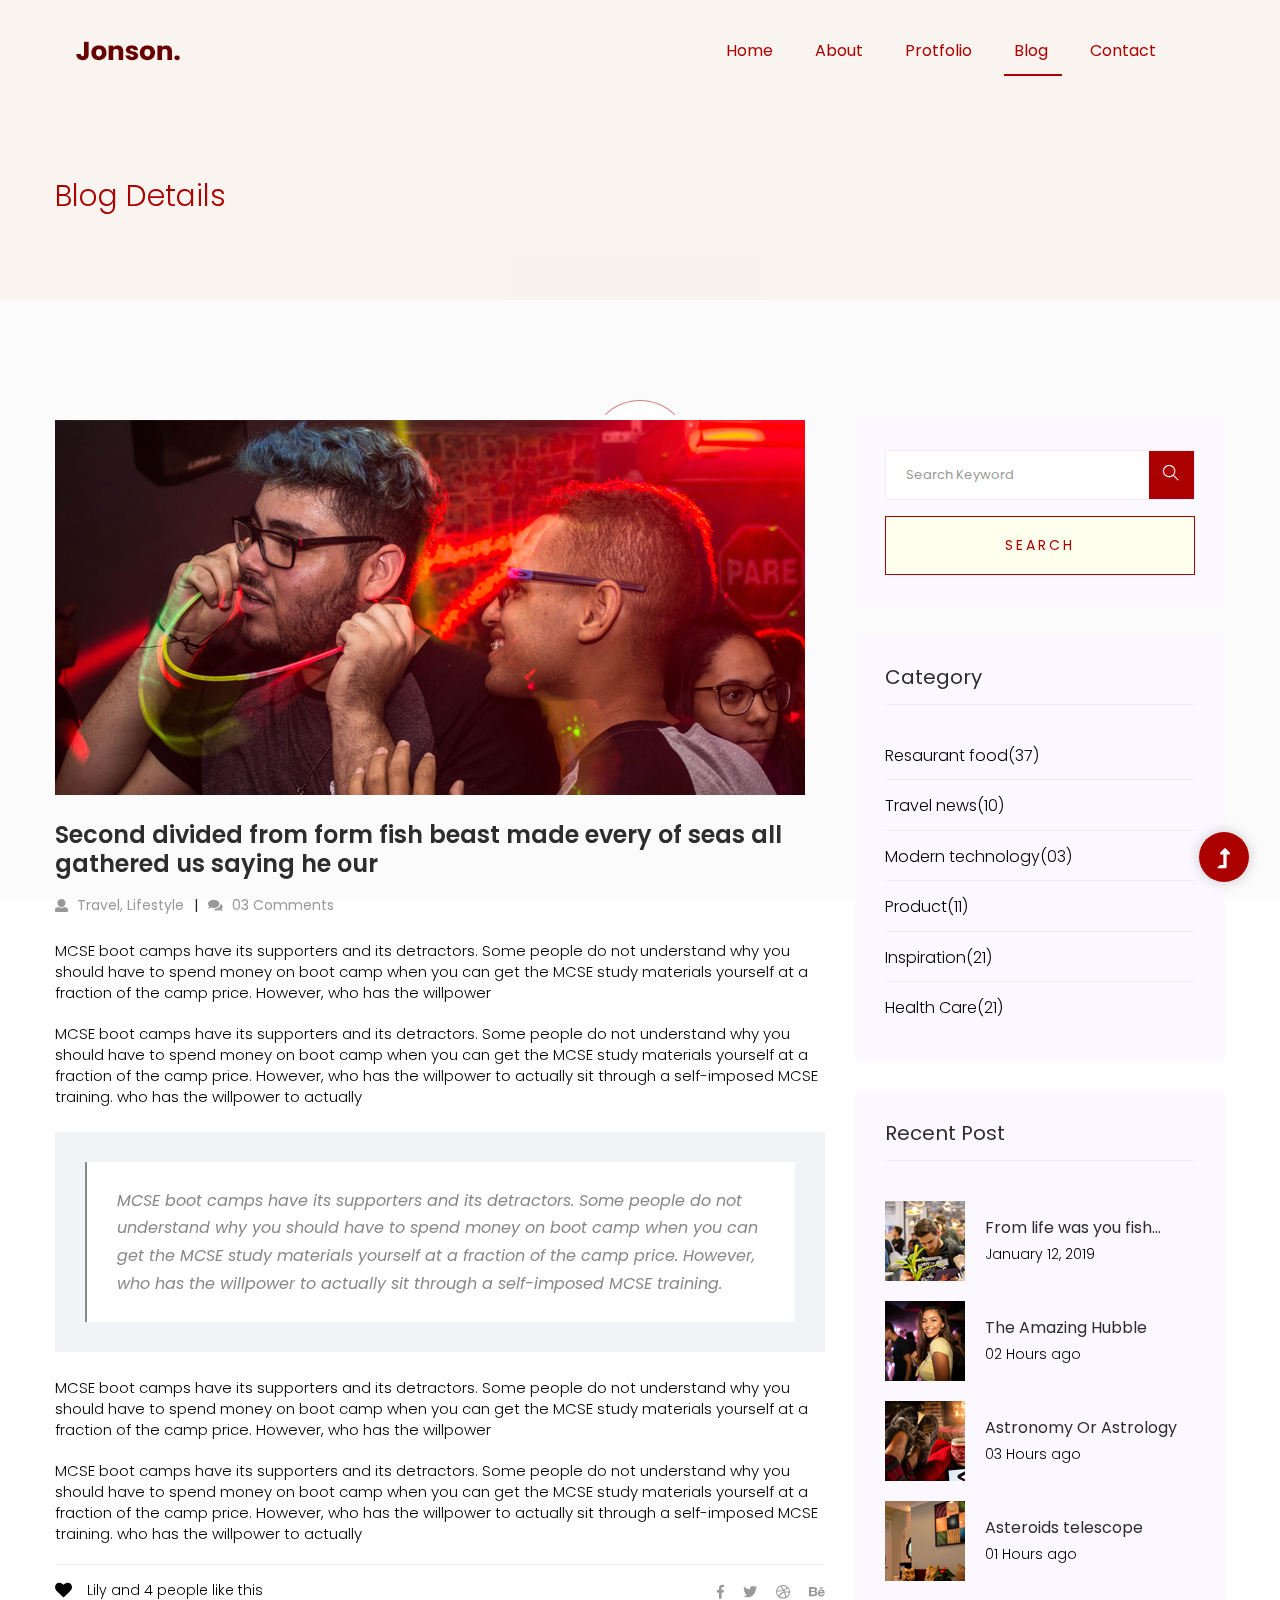
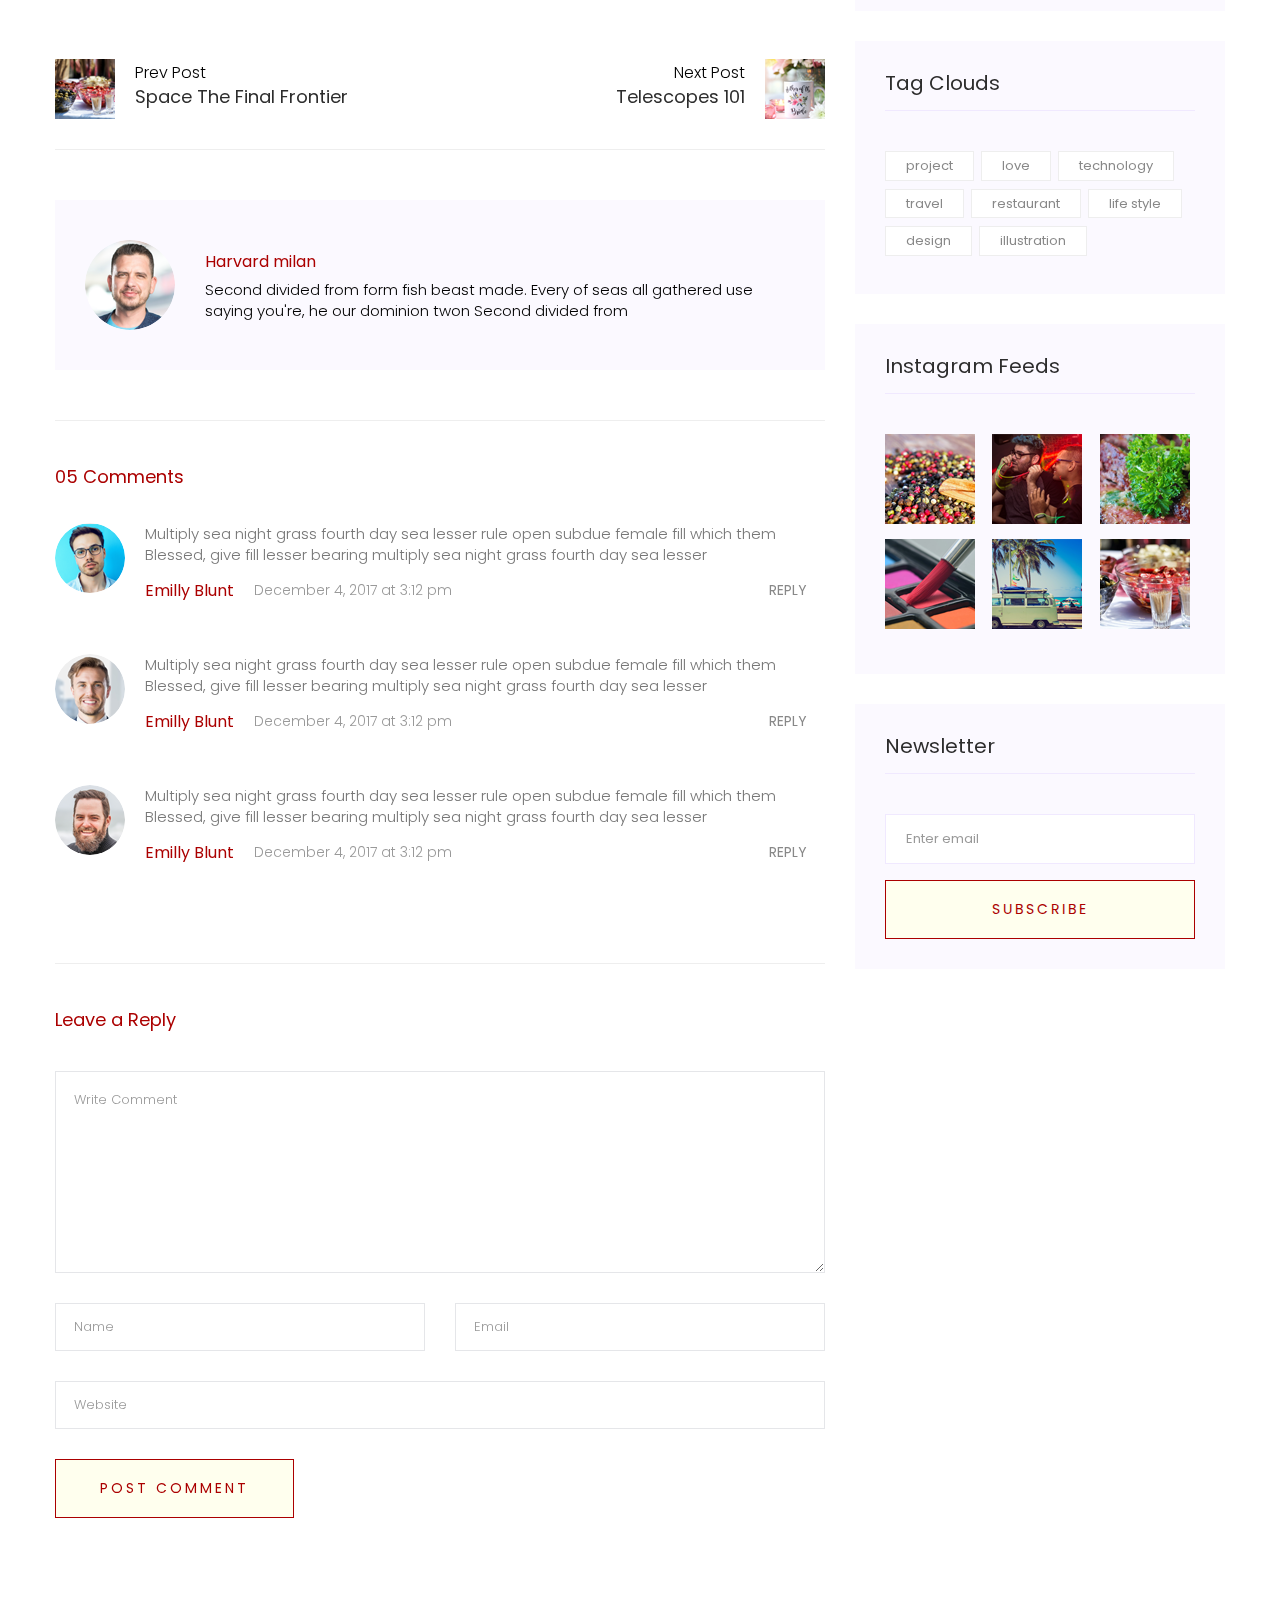
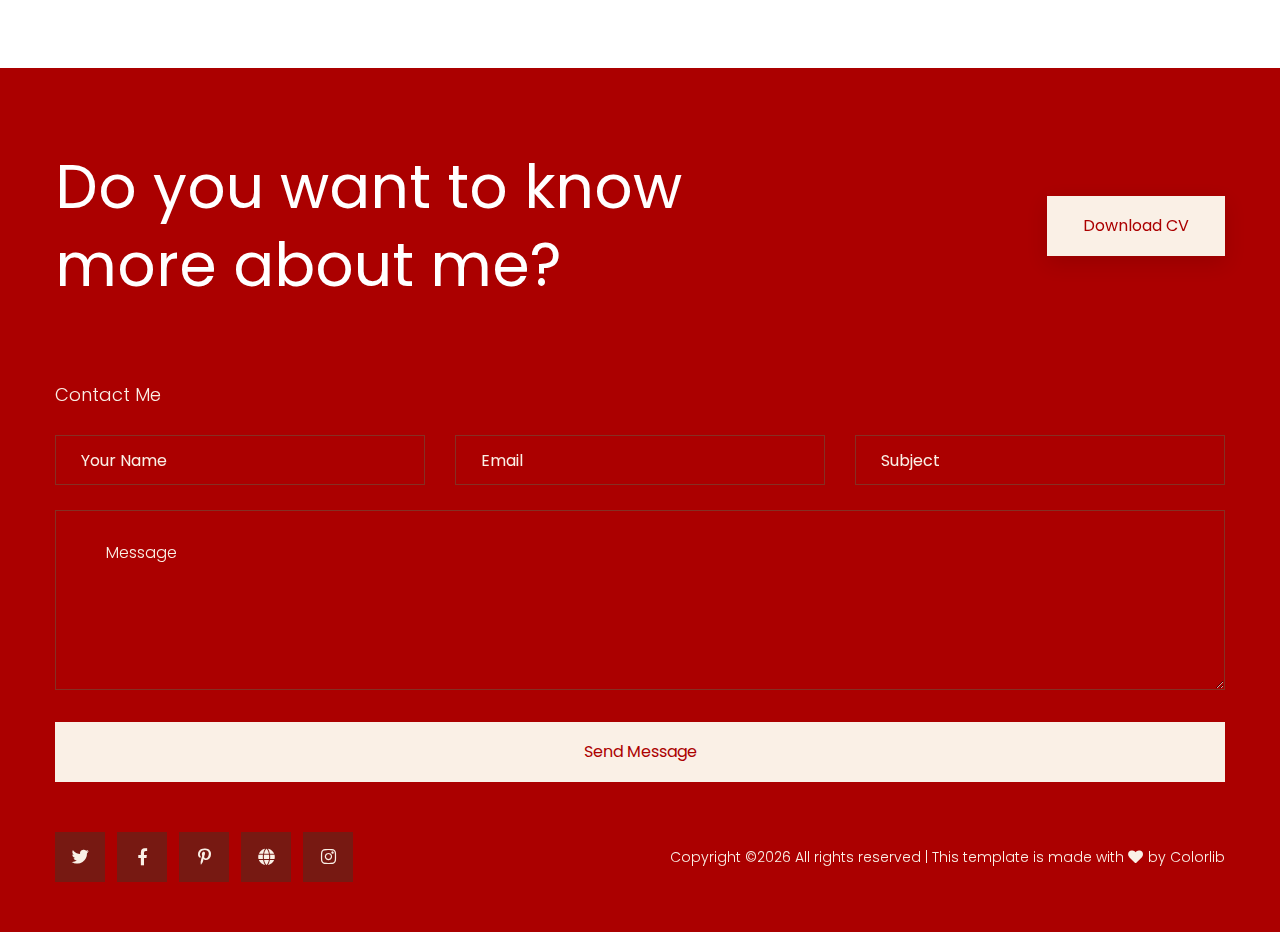
<file: blog_details.html>
<!doctype html>
<html class="no-js" lang="zxx">
<head>
   <meta charset="utf-8">
   <meta http-equiv="x-ua-compatible" content="ie=edge">
   <title> Personal | Teamplate</title>
   <meta name="description" content="">
   <meta name="viewport" content="width=device-width, initial-scale=1">
   <link rel="shortcut icon" type="image/x-icon" href="assets/img/favicon.ico">

  <!-- CSS here -->
   <link rel="stylesheet" href="assets/css/bootstrap.min.css">
   <link rel="stylesheet" href="assets/css/owl.carousel.min.css">
   <link rel="stylesheet" href="assets/css/slicknav.css">
   <link rel="stylesheet" href="assets/css/animate.min.css">
   <link rel="stylesheet" href="assets/css/hamburgers.min.css">
   <link rel="stylesheet" href="assets/css/magnific-popup.css">
   <link rel="stylesheet" href="assets/css/fontawesome-all.min.css">
   <link rel="stylesheet" href="assets/css/themify-icons.css">
   <link rel="stylesheet" href="assets/css/slick.css">
   <link rel="stylesheet" href="assets/css/nice-select.css">
   <link rel="stylesheet" href="assets/css/style.css">
</head>

<body>
   <!-- ? Preloader Start -->
   <div id="preloader-active">
      <div class="preloader d-flex align-items-center justify-content-center">
          <div class="preloader-inner position-relative">
              <div class="preloader-circle"></div>
               <!-- Logo <div class="logo">
                            <a href="index.html"><img src="assets/img/logo/logo.png" alt=""></a>
                        </div> -->
          </div>
      </div>
   </div>
   <!-- Preloader Start -->
   <header>
   <div class="header-area header-transparent">
       <div class="main-header header-sticky">
           <div class="container-fluid">
               <div class="menu-wrapper d-flex align-items-center justify-content-between">
                   <!-- Logo -->
                   <div class="logo">
                       <a href="index.html"><img src="assets/img/logo/logo.png" alt=""></a>
                   </div>
                   <!-- Main-menu -->
                   <div class="main-menu f-right d-none d-lg-block">
                       <nav>
                           <ul id="navigation">
                               <li><a href="index.html">Home</a></li>
                               <li><a href="about.html">About</a></li>
                               <li><a href="protfolio.html">Protfolio</a></li>
                               <li class="active"><a href="blog.html">Blog</a>
                                   <ul class="submenu">
                                       <li><a href="blog.html">Blog</a></li>
                                       <li><a href="blog_details.html">Blog Details</a></li>
                                       <li><a href="elements.html">Elements</a></li>
                                   </ul>
                               </li>
                               <li><a href="contact.html">Contact</a></li>
                           </ul>
                       </nav>
                   </div>          
                   <!-- Mobile Menu -->
                   <div class="col-12">
                       <div class="mobile_menu d-block d-lg-none"></div>
                   </div>
               </div>
           </div>
       </div>
   </div>
   <!-- Header End -->
   </header>
<main>
   <!--? Hero Area Start-->
   <div class="hero-area2 d-flex align-items-center">
       <div class="container">
           <div class="row ">
               <div class="col-xl-12">
                   <!-- Hero Caption -->
                   <div class="hero-cap pt-100">
                       <h2>Blog Details</h2>
                   </div>
               </div>
           </div>
       </div>
   </div>
   <!--Hero Area End-->
      <!--? Blog Area Start -->
      <section class="blog_area single-post-area section-padding">
         <div class="container">
            <div class="row">
               <div class="col-lg-8 posts-list">
                  <div class="single-post">
                     <div class="feature-img">
                        <img class="img-fluid" src="assets/img/blog/single_blog_1.png" alt="">
                     </div>
                     <div class="blog_details">
                        <h2 style="color: #2d2d2d;">Second divided from form fish beast made every of seas
                           all gathered us saying he our
                        </h2>
                        <ul class="blog-info-link mt-3 mb-4">
                           <li><a href="#"><i class="fa fa-user"></i> Travel, Lifestyle</a></li>
                           <li><a href="#"><i class="fa fa-comments"></i> 03 Comments</a></li>
                        </ul>
                        <p class="excert">
                           MCSE boot camps have its supporters and its detractors. Some people do not understand why you
                           should have to spend money on boot camp when you can get the MCSE study materials yourself at a
                           fraction of the camp price. However, who has the willpower
                        </p>
                        <p>
                           MCSE boot camps have its supporters and its detractors. Some people do not understand why you
                           should have to spend money on boot camp when you can get the MCSE study materials yourself at a
                           fraction of the camp price. However, who has the willpower to actually sit through a
                           self-imposed MCSE training. who has the willpower to actually
                        </p>
                        <div class="quote-wrapper">
                           <div class="quotes">
                              MCSE boot camps have its supporters and its detractors. Some people do not understand why you
                              should have to spend money on boot camp when you can get the MCSE study materials yourself at
                              a fraction of the camp price. However, who has the willpower to actually sit through a
                              self-imposed MCSE training.
                           </div>
                        </div>
                        <p>
                           MCSE boot camps have its supporters and its detractors. Some people do not understand why you
                           should have to spend money on boot camp when you can get the MCSE study materials yourself at a
                           fraction of the camp price. However, who has the willpower
                        </p>
                        <p>
                           MCSE boot camps have its supporters and its detractors. Some people do not understand why you
                           should have to spend money on boot camp when you can get the MCSE study materials yourself at a
                           fraction of the camp price. However, who has the willpower to actually sit through a
                           self-imposed MCSE training. who has the willpower to actually
                        </p>
                     </div>
                  </div>
                  <div class="navigation-top">
                     <div class="d-sm-flex justify-content-between text-center">
                        <p class="like-info"><span class="align-middle"><i class="fa fa-heart"></i></span> Lily and 4
                           people like this</p>
                        <div class="col-sm-4 text-center my-2 my-sm-0">
                        </div>
                        <ul class="social-icons">
                           <li><a href="https://www.facebook.com/sai4ull"><i class="fab fa-facebook-f"></i></a></li>
                           <li><a href="#"><i class="fab fa-twitter"></i></a></li>
                           <li><a href="#"><i class="fab fa-dribbble"></i></a></li>
                           <li><a href="#"><i class="fab fa-behance"></i></a></li>
                        </ul>
                     </div>
                     <div class="navigation-area">
                        <div class="row">
                           <div
                              class="col-lg-6 col-md-6 col-12 nav-left flex-row d-flex justify-content-start align-items-center">
                              <div class="thumb">
                                 <a href="#">
                                    <img class="img-fluid" src="assets/img/post/preview.png" alt="">
                                 </a>
                              </div>
                              <div class="arrow">
                                 <a href="#">
                                    <span class="lnr text-white ti-arrow-left"></span>
                                 </a>
                              </div>
                              <div class="detials">
                                 <p>Prev Post</p>
                                 <a href="#">
                                    <h4 style="color: #2d2d2d;">Space The Final Frontier</h4>
                                 </a>
                              </div>
                           </div>
                           <div
                              class="col-lg-6 col-md-6 col-12 nav-right flex-row d-flex justify-content-end align-items-center">
                              <div class="detials">
                                 <p>Next Post</p>
                                 <a href="#">
                                    <h4 style="color: #2d2d2d;">Telescopes 101</h4>
                                 </a>
                              </div>
                              <div class="arrow">
                                 <a href="#">
                                    <span class="lnr text-white ti-arrow-right"></span>
                                 </a>
                              </div>
                              <div class="thumb">
                                 <a href="#">
                                    <img class="img-fluid" src="assets/img/post/next.png" alt="">
                                 </a>
                              </div>
                           </div>
                        </div>
                     </div>
                  </div>
                  <div class="blog-author">
                     <div class="media align-items-center">
                        <img src="assets/img/blog/author.png" alt="">
                        <div class="media-body">
                           <a href="#">
                              <h4>Harvard milan</h4>
                           </a>
                           <p>Second divided from form fish beast made. Every of seas all gathered use saying you're, he
                              our dominion twon Second divided from</p>
                        </div>
                     </div>
                  </div>
                  <div class="comments-area">
                     <h4>05 Comments</h4>
                     <div class="comment-list">
                        <div class="single-comment justify-content-between d-flex">
                           <div class="user justify-content-between d-flex">
                              <div class="thumb">
                                 <img src="assets/img/blog/comment_1.png" alt="">
                              </div>
                              <div class="desc">
                                 <p class="comment">
                                    Multiply sea night grass fourth day sea lesser rule open subdue female fill which them
                                    Blessed, give fill lesser bearing multiply sea night grass fourth day sea lesser
                                 </p>
                                 <div class="d-flex justify-content-between">
                                    <div class="d-flex align-items-center">
                                       <h5>
                                          <a href="#">Emilly Blunt</a>
                                       </h5>
                                       <p class="date">December 4, 2017 at 3:12 pm </p>
                                    </div>
                                    <div class="reply-btn">
                                       <a href="#" class="btn-reply text-uppercase">reply</a>
                                    </div>
                                 </div>
                              </div>
                           </div>
                        </div>
                     </div>
                     <div class="comment-list">
                        <div class="single-comment justify-content-between d-flex">
                           <div class="user justify-content-between d-flex">
                              <div class="thumb">
                                 <img src="assets/img/blog/comment_2.png" alt="">
                              </div>
                              <div class="desc">
                                 <p class="comment">
                                    Multiply sea night grass fourth day sea lesser rule open subdue female fill which them
                                    Blessed, give fill lesser bearing multiply sea night grass fourth day sea lesser
                                 </p>
                                 <div class="d-flex justify-content-between">
                                    <div class="d-flex align-items-center">
                                       <h5>
                                          <a href="#">Emilly Blunt</a>
                                       </h5>
                                       <p class="date">December 4, 2017 at 3:12 pm </p>
                                    </div>
                                    <div class="reply-btn">
                                       <a href="#" class="btn-reply text-uppercase">reply</a>
                                    </div>
                                 </div>
                              </div>
                           </div>
                        </div>
                     </div>
                     <div class="comment-list">
                        <div class="single-comment justify-content-between d-flex">
                           <div class="user justify-content-between d-flex">
                              <div class="thumb">
                                 <img src="assets/img/blog/comment_3.png" alt="">
                              </div>
                              <div class="desc">
                                 <p class="comment">
                                    Multiply sea night grass fourth day sea lesser rule open subdue female fill which them
                                    Blessed, give fill lesser bearing multiply sea night grass fourth day sea lesser
                                 </p>
                                 <div class="d-flex justify-content-between">
                                    <div class="d-flex align-items-center">
                                       <h5>
                                          <a href="#">Emilly Blunt</a>
                                       </h5>
                                       <p class="date">December 4, 2017 at 3:12 pm </p>
                                    </div>
                                    <div class="reply-btn">
                                       <a href="#" class="btn-reply text-uppercase">reply</a>
                                    </div>
                                 </div>
                              </div>
                           </div>
                        </div>
                     </div>
                  </div>
                  <div class="comment-form">
                     <h4>Leave a Reply</h4>
                     <form class="form-contact comment_form" action="#" id="commentForm">
                        <div class="row">
                           <div class="col-12">
                              <div class="form-group">
                                 <textarea class="form-control w-100" name="comment" id="comment" cols="30" rows="9"
                                    placeholder="Write Comment"></textarea>
                              </div>
                           </div>
                           <div class="col-sm-6">
                              <div class="form-group">
                                 <input class="form-control" name="name" id="name" type="text" placeholder="Name">
                              </div>
                           </div>
                           <div class="col-sm-6">
                              <div class="form-group">
                                 <input class="form-control" name="email" id="email" type="email" placeholder="Email">
                              </div>
                           </div>
                           <div class="col-12">
                              <div class="form-group">
                                 <input class="form-control" name="website" id="website" type="text" placeholder="Website">
                              </div>
                           </div>
                        </div>
                        <div class="form-group">
                           <button type="submit" class="button button-contactForm btn_1 boxed-btn">Post Comment</button>
                        </div>
                     </form>
                  </div>
               </div>
               <div class="col-lg-4">
                  <div class="blog_right_sidebar">
                     <aside class="single_sidebar_widget search_widget">
                        <form action="#">
                           <div class="form-group">
                              <div class="input-group mb-3">
                                 <input type="text" class="form-control" placeholder='Search Keyword'
                                    onfocus="this.placeholder = ''" onblur="this.placeholder = 'Search Keyword'">
                                 <div class="input-group-append">
                                    <button class="btns" type="button"><i class="ti-search"></i></button>
                                 </div>
                              </div>
                           </div>
                           <button class="button rounded-0 primary-bg text-white w-100 btn_1 boxed-btn"
                              type="submit">Search</button>
                        </form>
                     </aside>
                     <aside class="single_sidebar_widget post_category_widget">
                        <h4 class="widget_title" style="color: #2d2d2d;">Category</h4>
                        <ul class="list cat-list">
                           <li>
                              <a href="#" class="d-flex">
                                 <p>Resaurant food</p>
                                 <p>(37)</p>
                              </a>
                           </li>
                           <li>
                              <a href="#" class="d-flex">
                                 <p>Travel news</p>
                                 <p>(10)</p>
                              </a>
                           </li>
                           <li>
                              <a href="#" class="d-flex">
                                 <p>Modern technology</p>
                                 <p>(03)</p>
                              </a>
                           </li>
                           <li>
                              <a href="#" class="d-flex">
                                 <p>Product</p>
                                 <p>(11)</p>
                              </a>
                           </li>
                           <li>
                              <a href="#" class="d-flex">
                                 <p>Inspiration</p>
                                 <p>(21)</p>
                              </a>
                           </li>
                           <li>
                              <a href="#" class="d-flex">
                                 <p>Health Care</p>
                                 <p>(21)</p>
                              </a>
                           </li>
                        </ul>
                     </aside>
                     <aside class="single_sidebar_widget popular_post_widget">
                        <h3 class="widget_title" style="color: #2d2d2d;">Recent Post</h3>
                        <div class="media post_item">
                           <img src="assets/img/post/post_1.png" alt="post">
                           <div class="media-body">
                              <a href="blog_details.html">
                                 <h3 style="color: #2d2d2d;">From life was you fish...</h3>
                              </a>
                              <p>January 12, 2019</p>
                           </div>
                        </div>
                        <div class="media post_item">
                           <img src="assets/img/post/post_2.png" alt="post">
                           <div class="media-body">
                              <a href="blog_details.html">
                                 <h3 style="color: #2d2d2d;">The Amazing Hubble</h3>
                              </a>
                              <p>02 Hours ago</p>
                           </div>
                        </div>
                        <div class="media post_item">
                           <img src="assets/img/post/post_3.png" alt="post">
                           <div class="media-body">
                              <a href="blog_details.html">
                                 <h3 style="color: #2d2d2d;">Astronomy Or Astrology</h3>
                              </a>
                              <p>03 Hours ago</p>
                           </div>
                        </div>
                        <div class="media post_item">
                           <img src="assets/img/post/post_4.png" alt="post">
                           <div class="media-body">
                              <a href="blog_details.html">
                                 <h3 style="color: #2d2d2d;">Asteroids telescope</h3>
                              </a>
                              <p>01 Hours ago</p>
                           </div>
                        </div>
                     </aside>
                     <aside class="single_sidebar_widget tag_cloud_widget">
                        <h4 class="widget_title" style="color: #2d2d2d;">Tag Clouds</h4>
                        <ul class="list">
                           <li>
                              <a href="#">project</a>
                           </li>
                           <li>
                              <a href="#">love</a>
                           </li>
                           <li>
                              <a href="#">technology</a>
                           </li>
                           <li>
                              <a href="#">travel</a>
                           </li>
                           <li>
                              <a href="#">restaurant</a>
                           </li>
                           <li>
                              <a href="#">life style</a>
                           </li>
                           <li>
                              <a href="#">design</a>
                           </li>
                           <li>
                              <a href="#">illustration</a>
                           </li>
                        </ul>
                     </aside>
                     <aside class="single_sidebar_widget instagram_feeds">
                        <h4 class="widget_title" style="color: #2d2d2d;">Instagram Feeds</h4>
                        <ul class="instagram_row flex-wrap">
                           <li>
                              <a href="#">
                                 <img class="img-fluid" src="assets/img/post/post_5.png" alt="">
                              </a>
                           </li>
                           <li>
                              <a href="#">
                                 <img class="img-fluid" src="assets/img/post/post_6.png" alt="">
                              </a>
                           </li>
                           <li>
                              <a href="#">
                                 <img class="img-fluid" src="assets/img/post/post_7.png" alt="">
                              </a>
                           </li>
                           <li>
                              <a href="#">
                                 <img class="img-fluid" src="assets/img/post/post_8.png" alt="">
                              </a>
                           </li>
                           <li>
                              <a href="#">
                                 <img class="img-fluid" src="assets/img/post/post_9.png" alt="">
                              </a>
                           </li>
                           <li>
                              <a href="#">
                                 <img class="img-fluid" src="assets/img/post/post_10.png" alt="">
                              </a>
                           </li>
                        </ul>
                     </aside>
                     <aside class="single_sidebar_widget newsletter_widget">
                        <h4 class="widget_title" style="color: #2d2d2d;">Newsletter</h4>
                        <form action="#">
                           <div class="form-group">
                              <input type="email" class="form-control" onfocus="this.placeholder = ''"
                                 onblur="this.placeholder = 'Enter email'" placeholder='Enter email' required>
                           </div>
                           <button class="button rounded-0 primary-bg text-white w-100 btn_1 boxed-btn" type="submit">Subscribe</button>
                        </form>
                     </aside>
                  </div>
               </div>
            </div>
         </div>
      </section>
      <!-- Blog Area End -->
   </main>
   <footer>
      <div class="footer-wrappr">
          <div class="footer-top">
              <!-- Want To work -->
              <section class="wantToWork-area ">
                  <div class="container">
                      <div class="wants-wrapper w-padding2">
                          <div class="row align-items-center justify-content-between">
                              <div class="col-xl-7 col-lg-9 col-md-8">
                                  <div class="wantToWork-caption wantToWork-caption2">
                                      <h2>Do you want to know more about me?</h2>
                                  </div>
                              </div>
                              <div class="col-xl-2 col-lg-3 col-md-4">
                                  <a href="#" class="btn white-btn f-right sm-left">Download CV</a>
                              </div>
                          </div>
                      </div>
                  </div>
              </section>
              <!-- Want To work End -->
              <div class="container">
                  <div class="row">
                      <div class="col-lg-12">
                          <!-- contact-form -->
                          <div class="form-wrapper">
                              <div class="row ">
                                  <div class="col-xl-12">
                                      <div class="small-tittle mb-30">
                                          <h4>Contact Me</h4>
                                      </div>
                                  </div>
                              </div>
                              <form id="contact-form" action="#" method="POST">
                                  <div class="row">
                                      <div class="col-lg-4 col-md-6">
                                          <div class="form-box user-icon mb-25">
                                              <input type="text" name="name" placeholder="Your name">
                                          </div>
                                      </div>
                                      <div class="col-lg-4 col-md-6">
                                          <div class="form-box email-icon mb-25">
                                              <input type="text" name="email" placeholder="Email">
                                          </div>
                                      </div>
                                      <div class="col-lg-4 col-md-6">
                                          <div class="form-box email-icon mb-25">
                                              <input type="text" name="email" placeholder="Subject">
                                          </div>
                                      </div>
                                      <div class="col-lg-12">
                                          <div class="form-box message-icon mb-25">
                                              <textarea name="message" id="message" placeholder="Message"></textarea>
                                          </div>
                                          <div class="submit-info">
                                              <button class="submit-btn2" type="submit">Send Message</button>
                                          </div>
                                      </div>
                                  </div>
                              </form> 
                          </div>
                      </div>
                  </div>
              </div>
          </div>
          <!-- footer-bottom area -->
          <div class="footer-bottom-area">
              <div class="container">
                  <div class="footer-border">
                      <div class="row align-items-center">
                          <div class="col-xl-4 col-lg-4">
                              <div class="footer-social">
                                  <a href="#"><i class="fab fa-twitter"></i></a>
                                  <a href="https://bit.ly/sai4ull"><i class="fab fa-facebook-f"></i></a>
                                  <a href="#"><i class="fab fa-pinterest-p"></i></a>
                                  <a href="#"><i class="fas fa-globe"></i></a>
                                  <a href="#"><i class="fab fa-instagram"></i></a>
                              </div>
                          </div>
                          <div class="col-xl-8 col-lg-8">
                              <div class="footer-copy-right f-right">
                                  <p><!-- Link back to Colorlib can't be removed. Template is licensed under CC BY 3.0. -->
  Copyright &copy;<script>document.write(new Date().getFullYear());</script> All rights reserved | This template is made with <i class="fa fa-heart" aria-hidden="true"></i> by <a href="https://colorlib.com" target="_blank">Colorlib</a>
  <!-- Link back to Colorlib can't be removed. Template is licensed under CC BY 3.0. --></p>
                              </div>
                          </div>
                      </div>
                  </div>
              </div>
          </div>
      </div>
  </footer>
  <!-- Scroll Up -->
  <div id="back-top" >
      <a title="Go to Top" href="#"> <i class="fas fa-level-up-alt"></i></a>
  </div>

   <!-- JS here -->

   <script src="./assets/js/vendor/modernizr-3.5.0.min.js"></script>
   <!-- Jquery, Popper, Bootstrap -->
   <script src="./assets/js/vendor/jquery-1.12.4.min.js"></script>
   <script src="./assets/js/popper.min.js"></script>
   <script src="./assets/js/bootstrap.min.js"></script>
   <!-- Jquery Mobile Menu -->
   <script src="./assets/js/jquery.slicknav.min.js"></script>

   <!-- Jquery Slick , Owl-Carousel Plugins -->
   <script src="./assets/js/owl.carousel.min.js"></script>
   <script src="./assets/js/slick.min.js"></script>
   <!-- One Page, Animated-HeadLin -->
   <script src="./assets/js/wow.min.js"></script>
   <script src="./assets/js/animated.headline.js"></script>
   <script src="./assets/js/jquery.magnific-popup.js"></script>

   <!-- Date Picker -->
   <script src="./assets/js/gijgo.min.js"></script>
   <!-- Nice-select, sticky -->
   <script src="./assets/js/jquery.nice-select.min.js"></script>
   <script src="./assets/js/jquery.sticky.js"></script>
   
   <!-- counter , waypoint,Hover Direction -->
   <script src="./assets/js/jquery.counterup.min.js"></script>
   <script src="./assets/js/waypoints.min.js"></script>
   <script src="./assets/js/jquery.countdown.min.js"></script>
   <script src="./assets/js/hover-direction-snake.min.js"></script>

   <!-- contact js -->
   <script src="./assets/js/contact.js"></script>
   <script src="./assets/js/jquery.form.js"></script>
   <script src="./assets/js/jquery.validate.min.js"></script>
   <script src="./assets/js/mail-script.js"></script>
   <script src="./assets/js/jquery.ajaxchimp.min.js"></script>
   
   <!-- Jquery Plugins, main Jquery -->	
   <script src="./assets/js/plugins.js"></script>
   <script src="./assets/js/main.js"></script>


   
   </body>
</html>
</file>
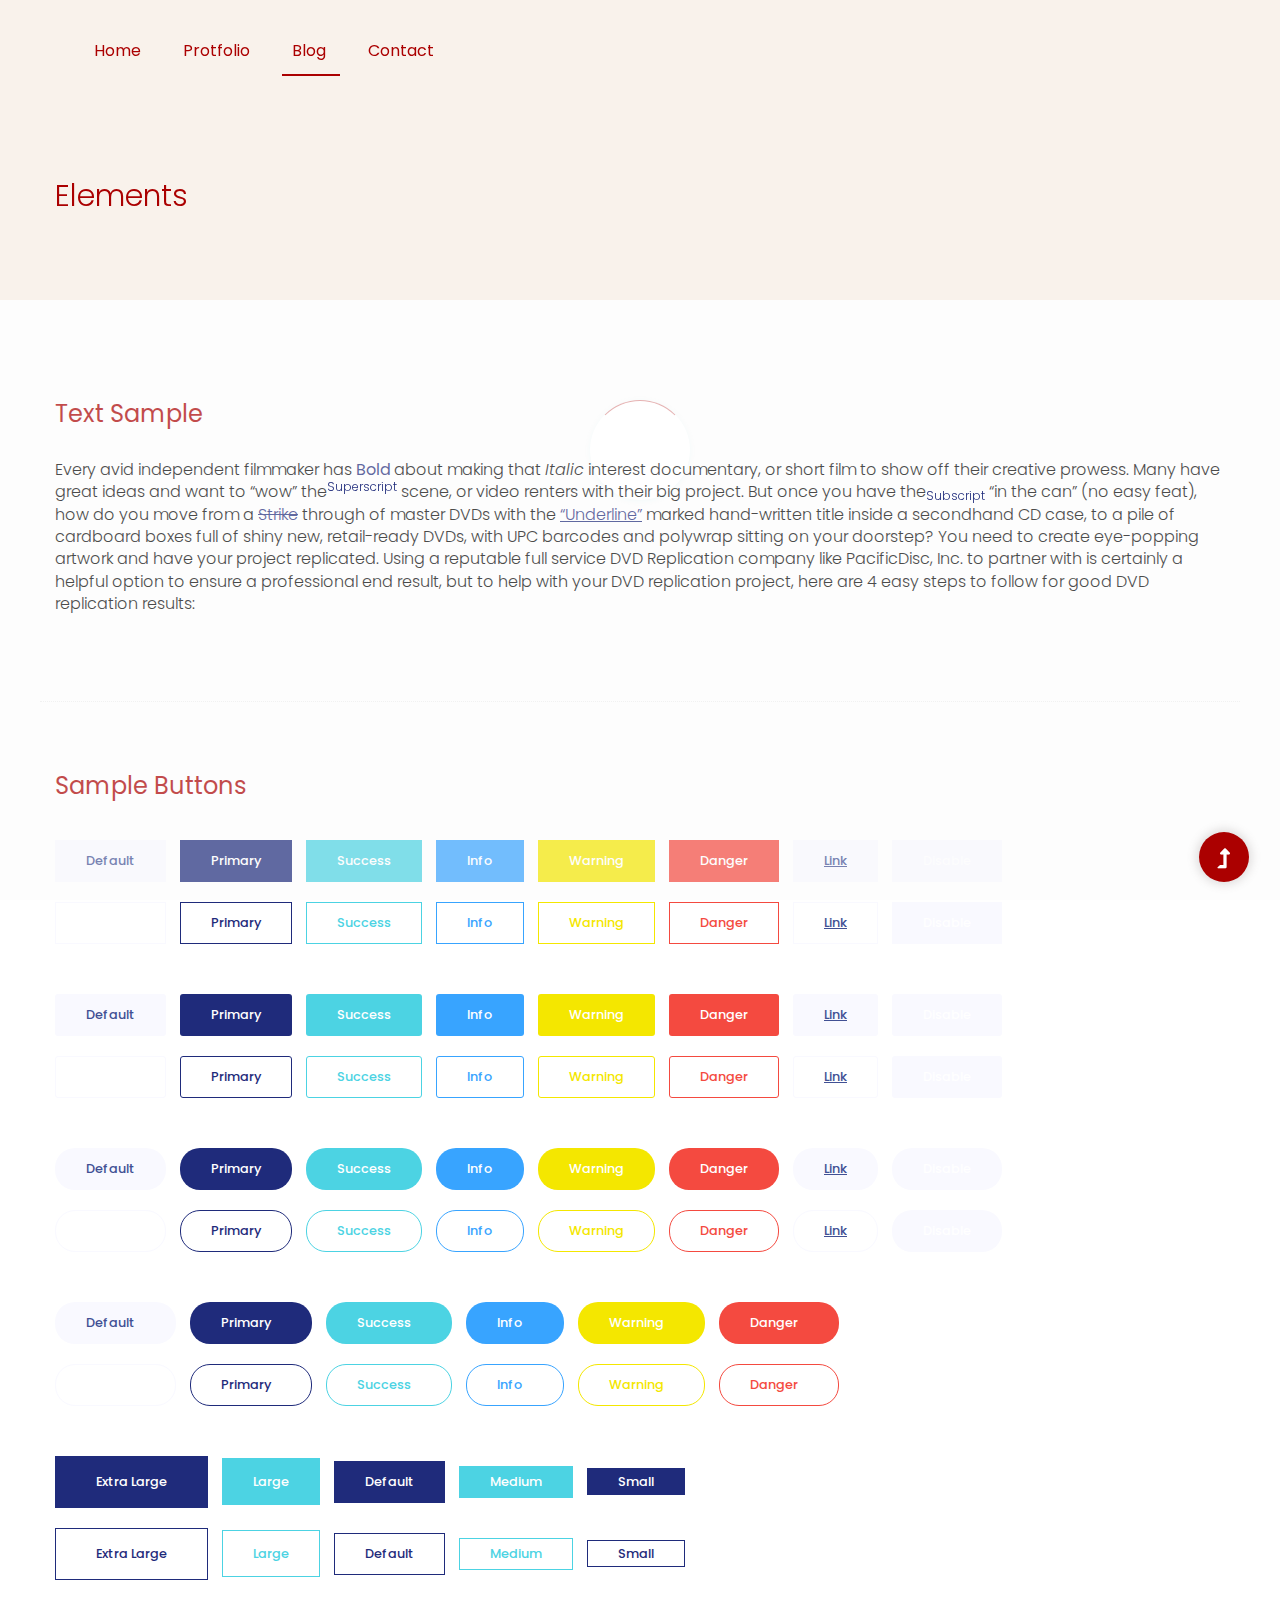
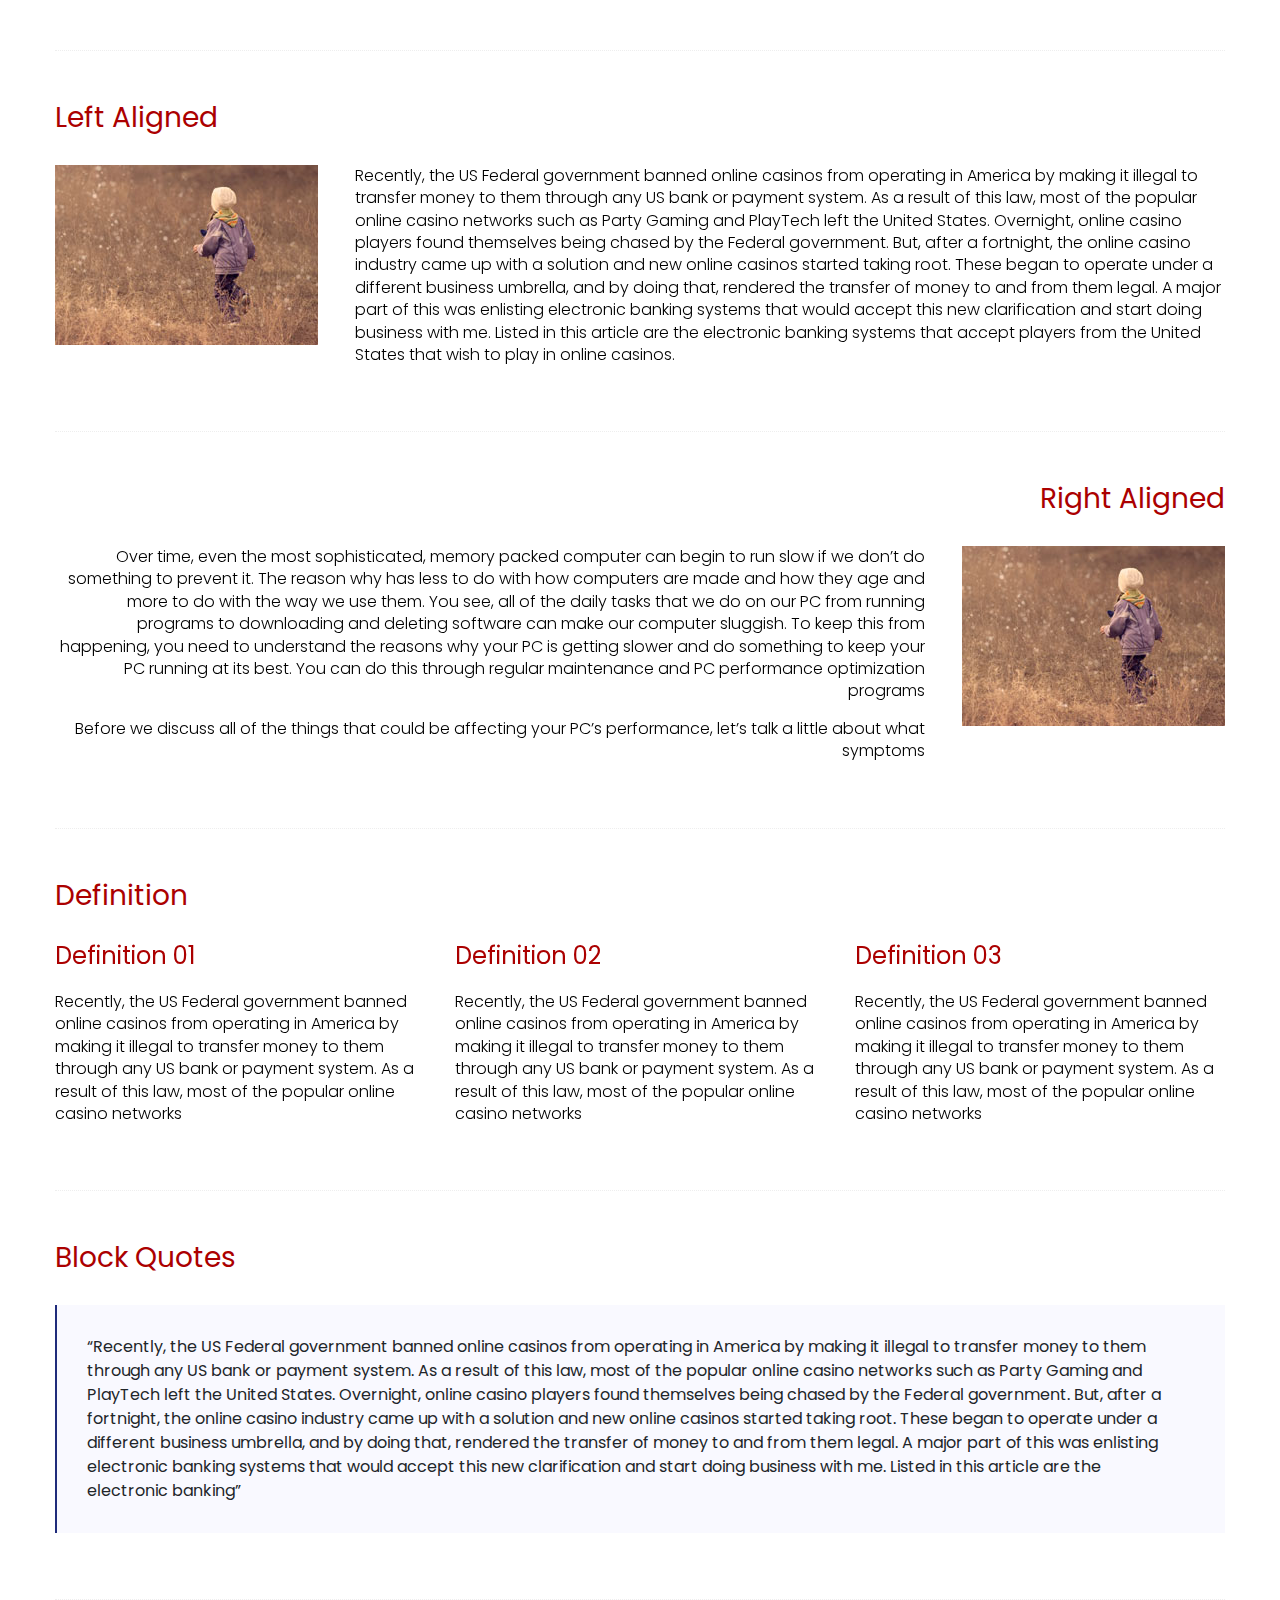
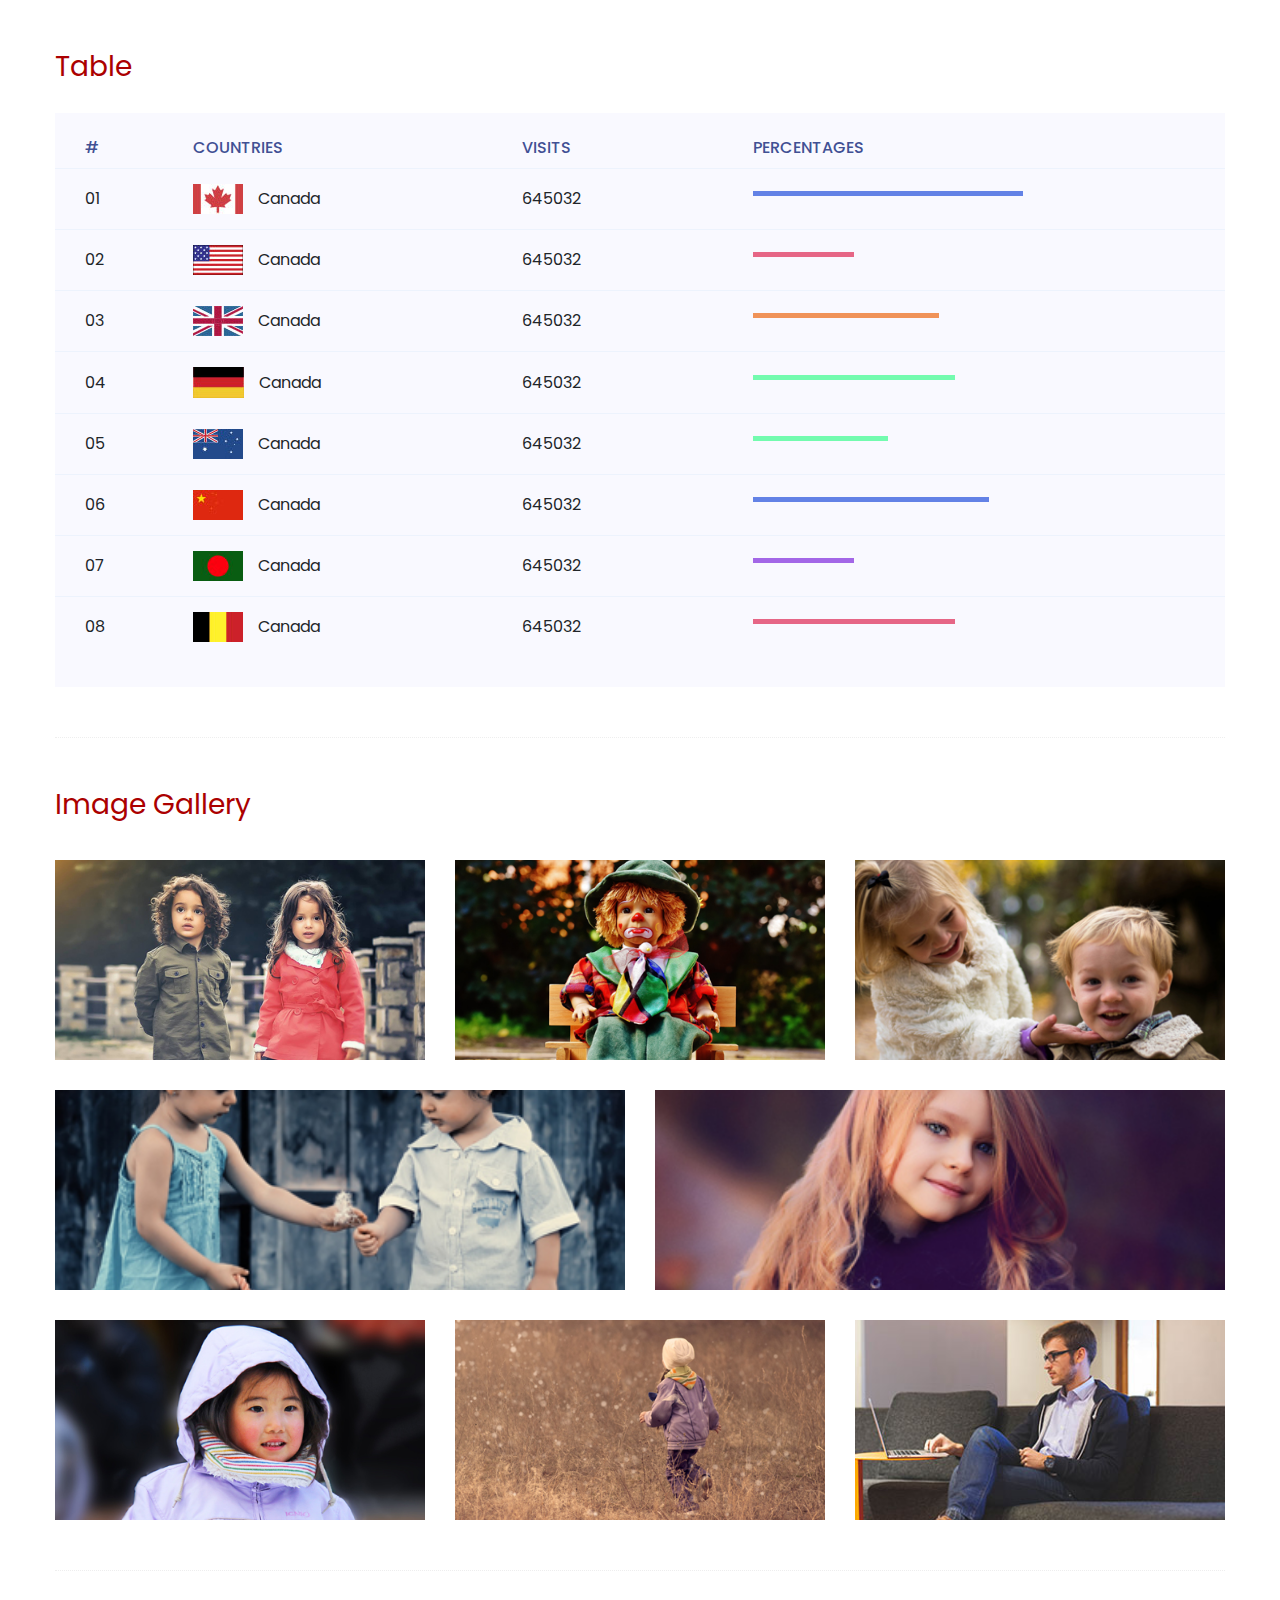
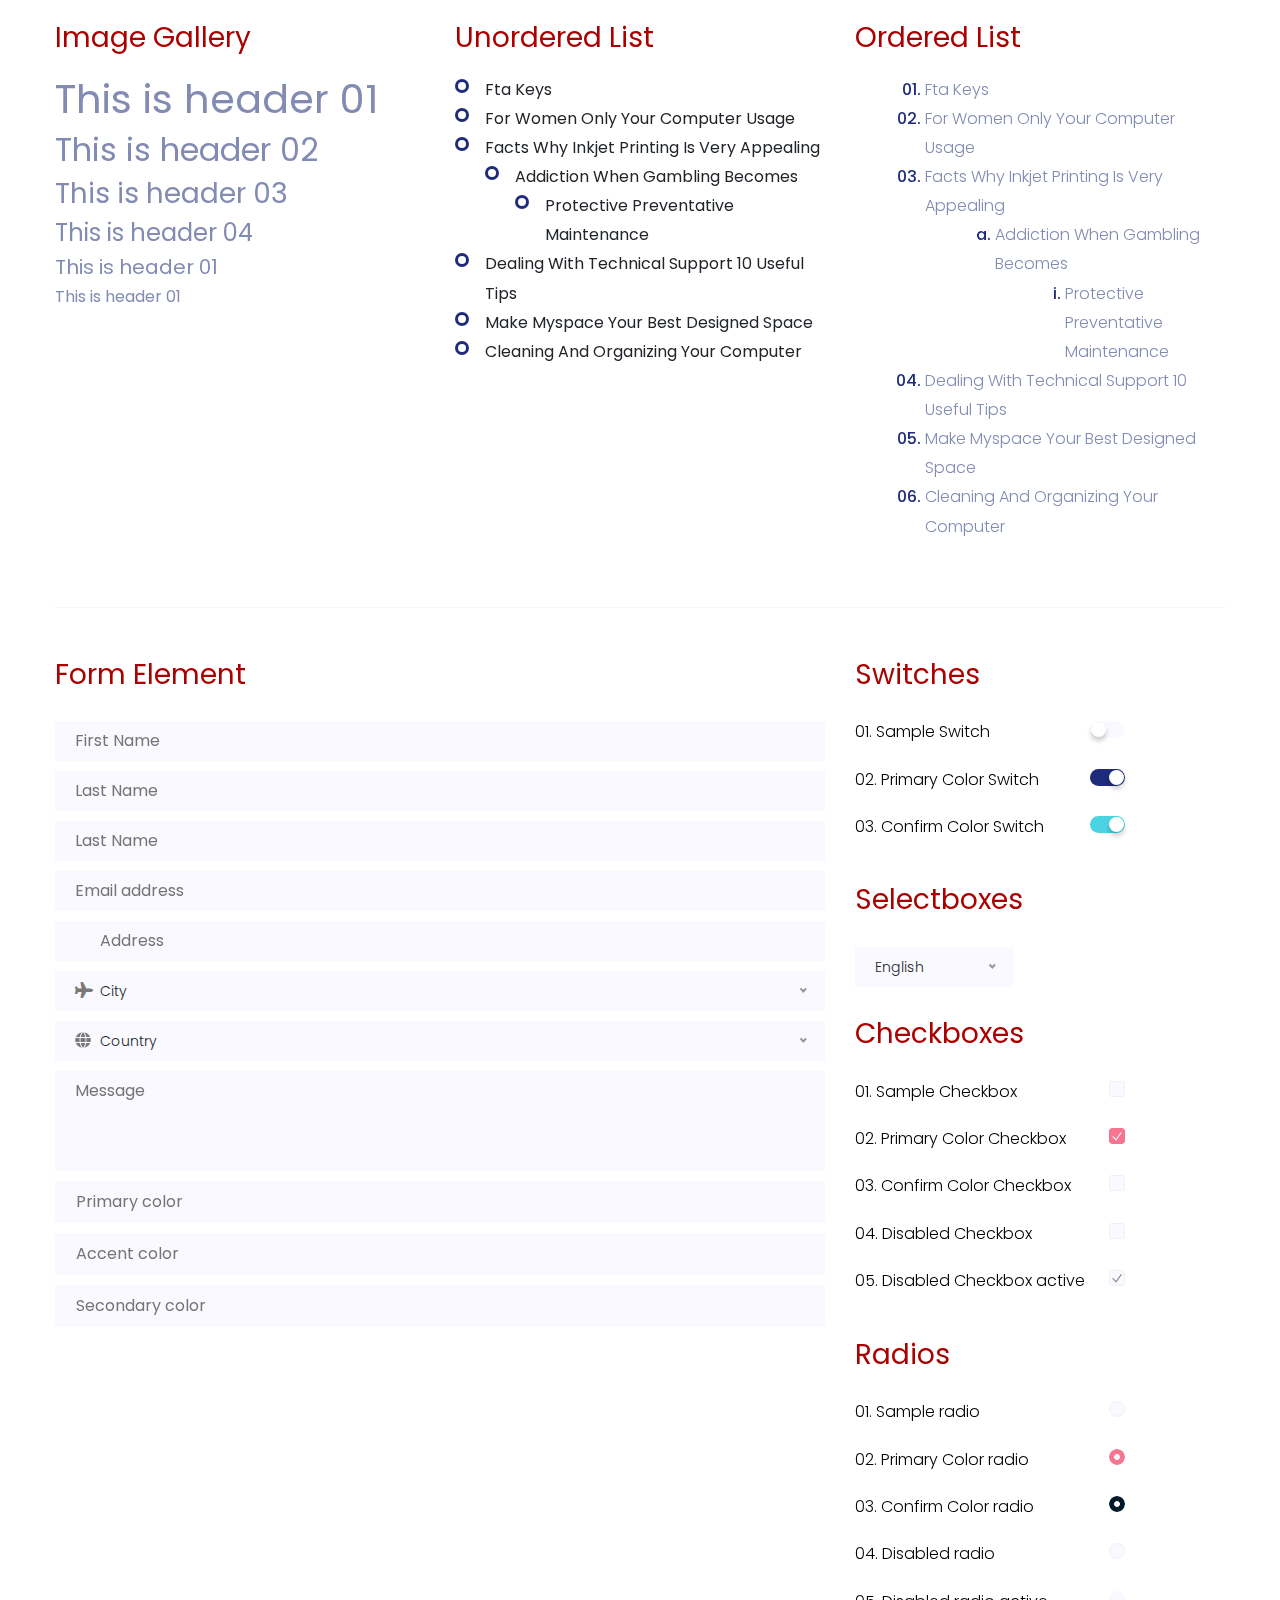
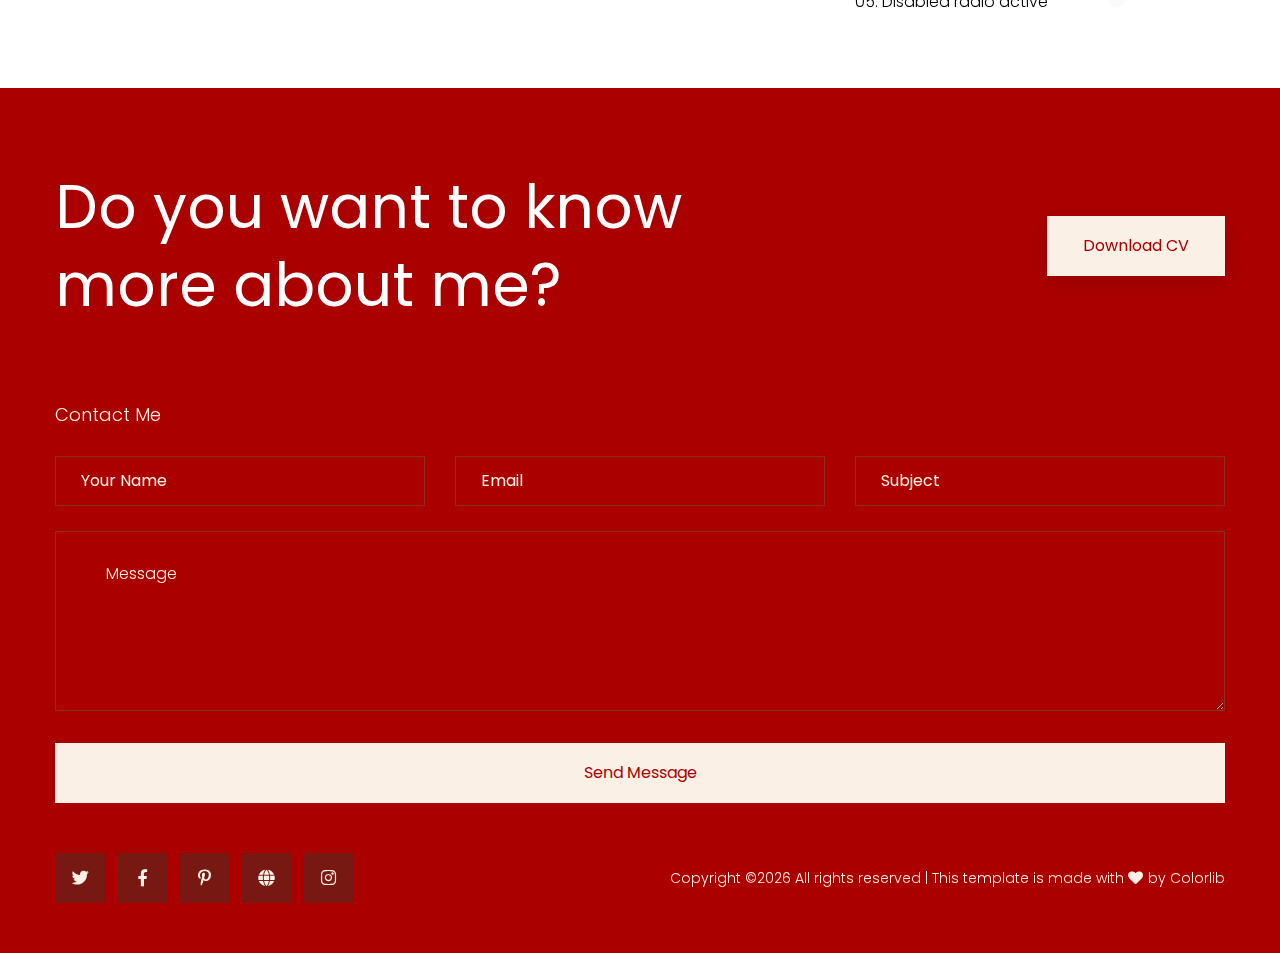
<file: elements.html>
<!doctype html>
<html class="no-js" lang="zxx">
<head>
	<meta charset="utf-8">
	<meta http-equiv="x-ua-compatible" content="ie=edge">
	<title> Personal | Teamplate</title>
	<meta name="description" content="">
	<meta name="viewport" content="width=device-width, initial-scale=1">
	<link rel="shortcut icon" type="image/x-icon" href="assets/img/favicon.ico">

 	<!-- CSS here -->
	<link rel="stylesheet" href="assets/css/bootstrap.min.css">
	<link rel="stylesheet" href="assets/css/owl.carousel.min.css">
	<link rel="stylesheet" href="assets/css/slicknav.css">
	<link rel="stylesheet" href="assets/css/animate.min.css">
	<link rel="stylesheet" href="assets/css/hamburgers.min.css">
	<link rel="stylesheet" href="assets/css/magnific-popup.css">
	<link rel="stylesheet" href="assets/css/fontawesome-all.min.css">
	<link rel="stylesheet" href="assets/css/themify-icons.css">
	<link rel="stylesheet" href="assets/css/slick.css">
	<link rel="stylesheet" href="assets/css/nice-select.css">
	<link rel="stylesheet" href="assets/css/style.css">
</head>
<body>
    <!-- ? Preloader Start -->
    <div id="preloader-active">
        <div class="preloader d-flex align-items-center justify-content-center">
            <div class="preloader-inner position-relative">
                <div class="preloader-circle"></div>
                 <!-- Logo <div class="logo">
                            <a href="index.html"><img src="assets/img/logo/logo.png" alt=""></a>
                        </div> -->
            </div>
        </div>
    </div>
    <!-- Preloader Start -->
    <header>
        <div class="header-area header-transparent">
            <div class="main-header header-sticky">
                <div class="container-fluid">
                    <div class="menu-wrapper d-flex align-items-center justify-content-between">
                        
                        
                        
                        <!-- Main-menu -->
                        <div class="main-menu f-right d-none d-lg-block">
                            <nav>
                                <ul id="navigation">
                                    <li><a href="index.html">Home</a></li>
                                    <li><a href="protfolio.html">Protfolio</a></li>
                                    <li class="active"><a href="blog.html">Blog</a>
                                        <ul class="submenu">
                                            <li><a href="blog.html">Blog</a></li>
                                            <li><a href="blog_details.html">Blog Details</a></li>
                                            <li><a href="elements.html">Elements</a></li>
                                        </ul>
                                    </li>
                                    <li><a href="contact.html">Contact</a></li>
                                </ul>
                            </nav>
                        </div>          
                        <!-- Mobile Menu -->
                        <div class="col-12">
                            <div class="mobile_menu d-block d-lg-none"></div>
                        </div>
                    </div>
                </div>
            </div>
        </div>
        <!-- Header End -->
    </header>
    <main>
        <!--? Hero Area Start-->
        <div class="hero-area2 d-flex align-items-center">
            <div class="container">
                <div class="row ">
                    <div class="col-xl-12">
                        <!-- Hero Caption -->
                        <div class="hero-cap pt-100">
                            <h2>Elements</h2>
                        </div>
                    </div>
                </div>
            </div>
        </div>
        <!--Hero Area End-->
		<!--? Start Sample Area -->
		<section class="sample-text-area">
			<div class="container box_1170">
				<h3 class="text-heading">Text Sample</h3>
				<p class="sample-text">
					Every avid independent filmmaker has <b>Bold</b> about making that <i>Italic</i> interest documentary,
					or short
					film to show off their creative prowess. Many have great ideas and want to “wow”
					the<sup>Superscript</sup> scene,
					or video renters with their big project. But once you have the<sub>Subscript</sub> “in the can” (no easy
					feat), how
					do you move from a <del>Strike</del> through of master DVDs with the <u>“Underline”</u> marked
					hand-written title
					inside a secondhand CD case, to a pile of cardboard boxes full of shiny new, retail-ready DVDs, with UPC
					barcodes
					and polywrap sitting on your doorstep? You need to create eye-popping artwork and have your project
					replicated.
					Using a reputable full service DVD Replication company like PacificDisc, Inc. to partner with is
					certainly a
					helpful option to ensure a professional end result, but to help with your DVD replication project, here
					are 4 easy
					steps to follow for good DVD replication results:
	
				</p>
			</div>
		</section>
		<!-- End Sample Area -->
		<!--? Start Button -->
		<section class="button-area">
			<div class="container box_1170 border-top-generic">
				<h3 class="text-heading">Sample Buttons</h3>
				<div class="button-group-area">
					<a href="#" class="genric-btn default">Default</a>
					<a href="#" class="genric-btn primary">Primary</a>
					<a href="#" class="genric-btn success">Success</a>
					<a href="#" class="genric-btn info">Info</a>
					<a href="#" class="genric-btn warning">Warning</a>
					<a href="#" class="genric-btn danger">Danger</a>
					<a href="#" class="genric-btn link">Link</a>
					<a href="#" class="genric-btn disable">Disable</a>
				</div>
				<div class="button-group-area mt-10">
					<a href="#" class="genric-btn default-border">Default</a>
					<a href="#" class="genric-btn primary-border">Primary</a>
					<a href="#" class="genric-btn success-border">Success</a>
					<a href="#" class="genric-btn info-border">Info</a>
					<a href="#" class="genric-btn warning-border">Warning</a>
					<a href="#" class="genric-btn danger-border">Danger</a>
					<a href="#" class="genric-btn link-border">Link</a>
					<a href="#" class="genric-btn disable">Disable</a>
				</div>
				<div class="button-group-area mt-40">
					<a href="#" class="genric-btn default radius">Default</a>
					<a href="#" class="genric-btn primary radius">Primary</a>
					<a href="#" class="genric-btn success radius">Success</a>
					<a href="#" class="genric-btn info radius">Info</a>
					<a href="#" class="genric-btn warning radius">Warning</a>
					<a href="#" class="genric-btn danger radius">Danger</a>
					<a href="#" class="genric-btn link radius">Link</a>
					<a href="#" class="genric-btn disable radius">Disable</a>
				</div>
				<div class="button-group-area mt-10">
					<a href="#" class="genric-btn default-border radius">Default</a>
					<a href="#" class="genric-btn primary-border radius">Primary</a>
					<a href="#" class="genric-btn success-border radius">Success</a>
					<a href="#" class="genric-btn info-border radius">Info</a>
					<a href="#" class="genric-btn warning-border radius">Warning</a>
					<a href="#" class="genric-btn danger-border radius">Danger</a>
					<a href="#" class="genric-btn link-border radius">Link</a>
					<a href="#" class="genric-btn disable radius">Disable</a>
				</div>
				<div class="button-group-area mt-40">
					<a href="#" class="genric-btn default circle">Default</a>
					<a href="#" class="genric-btn primary circle">Primary</a>
					<a href="#" class="genric-btn success circle">Success</a>
					<a href="#" class="genric-btn info circle">Info</a>
					<a href="#" class="genric-btn warning circle">Warning</a>
					<a href="#" class="genric-btn danger circle">Danger</a>
					<a href="#" class="genric-btn link circle">Link</a>
					<a href="#" class="genric-btn disable circle">Disable</a>
				</div>
				<div class="button-group-area mt-10">
					<a href="#" class="genric-btn default-border circle">Default</a>
					<a href="#" class="genric-btn primary-border circle">Primary</a>
					<a href="#" class="genric-btn success-border circle">Success</a>
					<a href="#" class="genric-btn info-border circle">Info</a>
					<a href="#" class="genric-btn warning-border circle">Warning</a>
					<a href="#" class="genric-btn danger-border circle">Danger</a>
					<a href="#" class="genric-btn link-border circle">Link</a>
					<a href="#" class="genric-btn disable circle">Disable</a>
				</div>
				<div class="button-group-area mt-40">
					<a href="#" class="genric-btn default circle arrow">Default<span class="lnr lnr-arrow-right"></span></a>
					<a href="#" class="genric-btn primary circle arrow">Primary<span class="lnr lnr-arrow-right"></span></a>
					<a href="#" class="genric-btn success circle arrow">Success<span class="lnr lnr-arrow-right"></span></a>
					<a href="#" class="genric-btn info circle arrow">Info<span class="lnr lnr-arrow-right"></span></a>
					<a href="#" class="genric-btn warning circle arrow">Warning<span class="lnr lnr-arrow-right"></span></a>
					<a href="#" class="genric-btn danger circle arrow">Danger<span class="lnr lnr-arrow-right"></span></a>
				</div>
				<div class="button-group-area mt-10">
					<a href="#" class="genric-btn default-border circle arrow">Default<span
							class="lnr lnr-arrow-right"></span></a>
					<a href="#" class="genric-btn primary-border circle arrow">Primary<span
							class="lnr lnr-arrow-right"></span></a>
					<a href="#" class="genric-btn success-border circle arrow">Success<span
							class="lnr lnr-arrow-right"></span></a>
					<a href="#" class="genric-btn info-border circle arrow">Info<span
							class="lnr lnr-arrow-right"></span></a>
					<a href="#" class="genric-btn warning-border circle arrow">Warning<span
							class="lnr lnr-arrow-right"></span></a>
					<a href="#" class="genric-btn danger-border circle arrow">Danger<span
							class="lnr lnr-arrow-right"></span></a>
				</div>
				<div class="button-group-area mt-40">
					<a href="#" class="genric-btn primary e-large">Extra Large</a>
					<a href="#" class="genric-btn success large">Large</a>
					<a href="#" class="genric-btn primary">Default</a>
					<a href="#" class="genric-btn success medium">Medium</a>
					<a href="#" class="genric-btn primary small">Small</a>
				</div>
				<div class="button-group-area mt-10">
					<a href="#" class="genric-btn primary-border e-large">Extra Large</a>
					<a href="#" class="genric-btn success-border large">Large</a>
					<a href="#" class="genric-btn primary-border">Default</a>
					<a href="#" class="genric-btn success-border medium">Medium</a>
					<a href="#" class="genric-btn primary-border small">Small</a>
				</div>
			</div>
		</section>
		<!-- End Button -->
		<!--? Start Align Area -->
		<div class="whole-wrap">
			<div class="container box_1170">
				<div class="section-top-border">
					<h3 class="mb-30">Left Aligned</h3>
					<div class="row">
						<div class="col-md-3">
							<img src="assets/img/elements/d.jpg" alt="" class="img-fluid">
						</div>
						<div class="col-md-9 mt-sm-20">
							<p>Recently, the US Federal government banned online casinos from operating in America by making
								it illegal to
								transfer money to them through any US bank or payment system. As a result of this law, most
								of the popular
								online casino networks such as Party Gaming and PlayTech left the United States. Overnight,
								online casino
								players found themselves being chased by the Federal government. But, after a fortnight, the
								online casino
								industry came up with a solution and new online casinos started taking root. These began to
								operate under a
								different business umbrella, and by doing that, rendered the transfer of money to and from
								them legal. A major
								part of this was enlisting electronic banking systems that would accept this new
								clarification and start doing
								business with me. Listed in this article are the electronic banking systems that accept
								players from the United
								States that wish to play in online casinos.</p>
						</div>
					</div>
				</div>
				<div class="section-top-border text-right">
					<h3 class="mb-30">Right Aligned</h3>
					<div class="row">
						<div class="col-md-9">
							<p class="text-right">Over time, even the most sophisticated, memory packed computer can begin
								to run slow if we
								don’t do something to prevent it. The reason why has less to do with how computers are made
								and how they age and
								more to do with the way we use them. You see, all of the daily tasks that we do on our PC
								from running programs
								to downloading and deleting software can make our computer sluggish. To keep this from
								happening, you need to
								understand the reasons why your PC is getting slower and do something to keep your PC
								running at its best. You
								can do this through regular maintenance and PC performance optimization programs</p>
							<p class="text-right">Before we discuss all of the things that could be affecting your PC’s
								performance, let’s
								talk a little about what symptoms</p>
						</div>
						<div class="col-md-3">
							<img src="assets/img/elements/d.jpg" alt="" class="img-fluid">
						</div>
					</div>
				</div>
				<div class="section-top-border">
					<h3 class="mb-30">Definition</h3>
					<div class="row">
						<div class="col-md-4">
							<div class="single-defination">
								<h4 class="mb-20">Definition 01</h4>
								<p>Recently, the US Federal government banned online casinos from operating in America by
									making it illegal to
									transfer money to them through any US bank or payment system. As a result of this law,
									most of the popular
									online casino networks</p>
							</div>
						</div>
						<div class="col-md-4">
							<div class="single-defination">
								<h4 class="mb-20">Definition 02</h4>
								<p>Recently, the US Federal government banned online casinos from operating in America by
									making it illegal to
									transfer money to them through any US bank or payment system. As a result of this law,
									most of the popular
									online casino networks</p>
							</div>
						</div>
						<div class="col-md-4">
							<div class="single-defination">
								<h4 class="mb-20">Definition 03</h4>
								<p>Recently, the US Federal government banned online casinos from operating in America by
									making it illegal to
									transfer money to them through any US bank or payment system. As a result of this law,
									most of the popular
									online casino networks</p>
							</div>
						</div>
					</div>
				</div>
				<div class="section-top-border">
					<h3 class="mb-30">Block Quotes</h3>
					<div class="row">
						<div class="col-lg-12">
							<blockquote class="generic-blockquote">
								“Recently, the US Federal government banned online casinos from operating in America by
								making it illegal to
								transfer money to them through any US bank or payment system. As a result of this law, most
								of the popular
								online casino networks such as Party Gaming and PlayTech left the United States. Overnight,
								online casino
								players found themselves being chased by the Federal government. But, after a fortnight, the
								online casino
								industry came up with a solution and new online casinos started taking root. These began to
								operate under a
								different business umbrella, and by doing that, rendered the transfer of money to and from
								them legal. A major
								part of this was enlisting electronic banking systems that would accept this new
								clarification and start doing
								business with me. Listed in this article are the electronic banking”
							</blockquote>
						</div>
					</div>
				</div>
				<div class="section-top-border">
					<h3 class="mb-30">Table</h3>
					<div class="progress-table-wrap">
						<div class="progress-table">
							<div class="table-head">
								<div class="serial">#</div>
								<div class="country">Countries</div>
								<div class="visit">Visits</div>
								<div class="percentage">Percentages</div>
							</div>
							<div class="table-row">
								<div class="serial">01</div>
								<div class="country"> <img src="assets/img/elements/f1.jpg" alt="flag">Canada</div>
								<div class="visit">645032</div>
								<div class="percentage">
									<div class="progress">
										<div class="progress-bar color-1" role="progressbar" style="width: 80%"
											aria-valuenow="80" aria-valuemin="0" aria-valuemax="100"></div>
									</div>
								</div>
							</div>
							<div class="table-row">
								<div class="serial">02</div>
								<div class="country"> <img src="assets/img/elements/f2.jpg" alt="flag">Canada</div>
								<div class="visit">645032</div>
								<div class="percentage">
									<div class="progress">
										<div class="progress-bar color-2" role="progressbar" style="width: 30%"
											aria-valuenow="30" aria-valuemin="0" aria-valuemax="100"></div>
									</div>
								</div>
							</div>
							<div class="table-row">
								<div class="serial">03</div>
								<div class="country"> <img src="assets/img/elements/f3.jpg" alt="flag">Canada</div>
								<div class="visit">645032</div>
								<div class="percentage">
									<div class="progress">
										<div class="progress-bar color-3" role="progressbar" style="width: 55%"
											aria-valuenow="55" aria-valuemin="0" aria-valuemax="100"></div>
									</div>
								</div>
							</div>
							<div class="table-row">
								<div class="serial">04</div>
								<div class="country"> <img src="assets/img/elements/f4.jpg" alt="flag">Canada</div>
								<div class="visit">645032</div>
								<div class="percentage">
									<div class="progress">
										<div class="progress-bar color-4" role="progressbar" style="width: 60%"
											aria-valuenow="60" aria-valuemin="0" aria-valuemax="100"></div>
									</div>
								</div>
							</div>
							<div class="table-row">
								<div class="serial">05</div>
								<div class="country"> <img src="assets/img/elements/f5.jpg" alt="flag">Canada</div>
								<div class="visit">645032</div>
								<div class="percentage">
									<div class="progress">
										<div class="progress-bar color-5" role="progressbar" style="width: 40%"
											aria-valuenow="40" aria-valuemin="0" aria-valuemax="100"></div>
									</div>
								</div>
							</div>
							<div class="table-row">
								<div class="serial">06</div>
								<div class="country"> <img src="assets/img/elements/f6.jpg" alt="flag">Canada</div>
								<div class="visit">645032</div>
								<div class="percentage">
									<div class="progress">
										<div class="progress-bar color-6" role="progressbar" style="width: 70%"
											aria-valuenow="70" aria-valuemin="0" aria-valuemax="100"></div>
									</div>
								</div>
							</div>
							<div class="table-row">
								<div class="serial">07</div>
								<div class="country"> <img src="assets/img/elements/f7.jpg" alt="flag">Canada</div>
								<div class="visit">645032</div>
								<div class="percentage">
									<div class="progress">
										<div class="progress-bar color-7" role="progressbar" style="width: 30%"
											aria-valuenow="30" aria-valuemin="0" aria-valuemax="100"></div>
									</div>
								</div>
							</div>
							<div class="table-row">
								<div class="serial">08</div>
								<div class="country"> <img src="assets/img/elements/f8.jpg" alt="flag">Canada</div>
								<div class="visit">645032</div>
								<div class="percentage">
									<div class="progress">
										<div class="progress-bar color-8" role="progressbar" style="width: 60%"
											aria-valuenow="60" aria-valuemin="0" aria-valuemax="100"></div>
									</div>
								</div>
							</div>
						</div>
					</div>
				</div>
				<div class="section-top-border">
					<h3>Image Gallery</h3>
					<div class="row gallery-item">
						<div class="col-md-4">
							<a href="assets/img/elements/g1.jpg" class="img-pop-up">
								<div class="single-gallery-image" style="background: url(assets/img/elements/g1.jpg);"></div>
							</a>
						</div>
						<div class="col-md-4">
							<a href="assets/img/elements/g2.jpg" class="img-pop-up">
								<div class="single-gallery-image" style="background: url(assets/img/elements/g2.jpg);"></div>
							</a>
						</div>
						<div class="col-md-4">
							<a href="assets/img/elements/g3.jpg" class="img-pop-up">
								<div class="single-gallery-image" style="background: url(assets/img/elements/g3.jpg);"></div>
							</a>
						</div>
						<div class="col-md-6">
							<a href="assets/img/elements/g4.jpg" class="img-pop-up">
								<div class="single-gallery-image" style="background: url(assets/img/elements/g4.jpg);"></div>
							</a>
						</div>
						<div class="col-md-6">
							<a href="assets/img/elements/g5.jpg" class="img-pop-up">
								<div class="single-gallery-image" style="background: url(assets/img/elements/g5.jpg);"></div>
							</a>
						</div>
						<div class="col-md-4">
							<a href="assets/img/elements/g6.jpg" class="img-pop-up">
								<div class="single-gallery-image" style="background: url(assets/img/elements/g6.jpg);"></div>
							</a>
						</div>
						<div class="col-md-4">
							<a href="assets/img/elements/g7.jpg" class="img-pop-up">
								<div class="single-gallery-image" style="background: url(assets/img/elements/g7.jpg);"></div>
							</a>
						</div>
						<div class="col-md-4">
							<a href="assets/img/elements/g8.jpg" class="img-pop-up">
								<div class="single-gallery-image" style="background: url(assets/img/elements/g8.jpg);"></div>
							</a>
						</div>
					</div>
				</div>
				<div class="section-top-border">
					<div class="row">
						<div class="col-md-4">
							<h3 class="mb-20">Image Gallery</h3>
							<div class="typography">
								<h1>This is header 01</h1>
								<h2>This is header 02</h2>
								<h3>This is header 03</h3>
								<h4>This is header 04</h4>
								<h5>This is header 01</h5>
								<h6>This is header 01</h6>
							</div>
						</div>
						<div class="col-md-4 mt-sm-30">
							<h3 class="mb-20">Unordered List</h3>
							<div class="">
								<ul class="unordered-list">
									<li>Fta Keys</li>
									<li>For Women Only Your Computer Usage</li>
									<li>Facts Why Inkjet Printing Is Very Appealing
										<ul>
											<li>Addiction When Gambling Becomes
												<ul>
													<li>Protective Preventative Maintenance</li>
												</ul>
											</li>
										</ul>
									</li>
									<li>Dealing With Technical Support 10 Useful Tips</li>
									<li>Make Myspace Your Best Designed Space</li>
									<li>Cleaning And Organizing Your Computer</li>
								</ul>
							</div>
						</div>
						<div class="col-md-4 mt-sm-30">
							<h3 class="mb-20">Ordered List</h3>
							<div class="">
								<ol class="ordered-list">
									<li><span>Fta Keys</span></li>
									<li><span>For Women Only Your Computer Usage</span></li>
									<li><span>Facts Why Inkjet Printing Is Very Appealing</span>
										<ol class="ordered-list-alpha">
											<li><span>Addiction When Gambling Becomes</span>
												<ol class="ordered-list-roman">
													<li><span>Protective Preventative Maintenance</span></li>
												</ol>
											</li>
										</ol>
									</li>
									<li><span>Dealing With Technical Support 10 Useful Tips</span></li>
									<li><span>Make Myspace Your Best Designed Space</span></li>
									<li><span>Cleaning And Organizing Your Computer</span></li>
								</ol>
							</div>
						</div>
					</div>
				</div>
				<div class="section-top-border">
					<div class="row">
						<div class="col-lg-8 col-md-8">
							<h3 class="mb-30">Form Element</h3>
							<form action="#">
								<div class="mt-10">
									<input type="text" name="first_name" placeholder="First Name"
										onfocus="this.placeholder = ''" onblur="this.placeholder = 'First Name'" required
										class="single-input">
								</div>
								<div class="mt-10">
									<input type="text" name="last_name" placeholder="Last Name"
										onfocus="this.placeholder = ''" onblur="this.placeholder = 'Last Name'" required
										class="single-input">
								</div>
								<div class="mt-10">
									<input type="text" name="last_name" placeholder="Last Name"
										onfocus="this.placeholder = ''" onblur="this.placeholder = 'Last Name'" required
										class="single-input">
								</div>
								<div class="mt-10">
									<input type="email" name="EMAIL" placeholder="Email address"
										onfocus="this.placeholder = ''" onblur="this.placeholder = 'Email address'" required
										class="single-input">
								</div>
								<div class="input-group-icon mt-10">
									<div class="icon"><i class="fa fa-thumb-tack" aria-hidden="true"></i></div>
									<input type="text" name="address" placeholder="Address" onfocus="this.placeholder = ''"
										onblur="this.placeholder = 'Address'" required class="single-input">
								</div>
								<div class="input-group-icon mt-10">
									<div class="icon"><i class="fa fa-plane" aria-hidden="true"></i></div>
									<div class="form-select" id="default-select"">
												<select>
													<option value=" 1">City</option>
										<option value="1">Dhaka</option>
										<option value="1">Dilli</option>
										<option value="1">Newyork</option>
										<option value="1">Islamabad</option>
										</select>
									</div>
								</div>
								<div class="input-group-icon mt-10">
									<div class="icon"><i class="fa fa-globe" aria-hidden="true"></i></div>
									<div class="form-select" id="default-select"">
												<select>
													<option value=" 1">Country</option>
										<option value="1">Bangladesh</option>
										<option value="1">India</option>
										<option value="1">England</option>
										<option value="1">Srilanka</option>
										</select>
									</div>
								</div>
	
								<div class="mt-10">
									<textarea class="single-textarea" placeholder="Message" onfocus="this.placeholder = ''"
										onblur="this.placeholder = 'Message'" required></textarea>
								</div>
								<div class="mt-10">
									<input type="text" name="first_name" placeholder="Primary color"
										onfocus="this.placeholder = ''" onblur="this.placeholder = 'Primary color'" required
										class="single-input-primary">
								</div>
								<div class="mt-10">
									<input type="text" name="first_name" placeholder="Accent color"
										onfocus="this.placeholder = ''" onblur="this.placeholder = 'Accent color'" required
										class="single-input-accent">
								</div>
								<div class="mt-10">
									<input type="text" name="first_name" placeholder="Secondary color"
										onfocus="this.placeholder = ''" onblur="this.placeholder = 'Secondary color'"
										required class="single-input-secondary">
								</div>
							</form>
						</div>
						<div class="col-lg-3 col-md-4 mt-sm-30">
							<div class="single-element-widget">
								<h3 class="mb-30">Switches</h3>
								<div class="switch-wrap d-flex justify-content-between">
									<p>01. Sample Switch</p>
									<div class="primary-switch">
										<input type="checkbox" id="default-switch">
										<label for="default-switch"></label>
									</div>
								</div>
								<div class="switch-wrap d-flex justify-content-between">
									<p>02. Primary Color Switch</p>
									<div class="primary-switch">
										<input type="checkbox" id="primary-switch" checked>
										<label for="primary-switch"></label>
									</div>
								</div>
								<div class="switch-wrap d-flex justify-content-between">
									<p>03. Confirm Color Switch</p>
									<div class="confirm-switch">
										<input type="checkbox" id="confirm-switch" checked>
										<label for="confirm-switch"></label>
									</div>
								</div>
							</div>
							<div class="single-element-widget mt-30">
								<h3 class="mb-30">Selectboxes</h3>
								<div class="default-select" id="default-select"">
											<select>
												<option value=" 1">English</option>
									<option value="1">Spanish</option>
									<option value="1">Arabic</option>
									<option value="1">Portuguise</option>
									<option value="1">Bengali</option>
									</select>
								</div>
							</div>
							<div class="single-element-widget mt-30">
								<h3 class="mb-30">Checkboxes</h3>
								<div class="switch-wrap d-flex justify-content-between">
									<p>01. Sample Checkbox</p>
									<div class="primary-checkbox">
										<input type="checkbox" id="default-checkbox">
										<label for="default-checkbox"></label>
									</div>
								</div>
								<div class="switch-wrap d-flex justify-content-between">
									<p>02. Primary Color Checkbox</p>
									<div class="primary-checkbox">
										<input type="checkbox" id="primary-checkbox" checked>
										<label for="primary-checkbox"></label>
									</div>
								</div>
								<div class="switch-wrap d-flex justify-content-between">
									<p>03. Confirm Color Checkbox</p>
									<div class="confirm-checkbox">
										<input type="checkbox" id="confirm-checkbox">
										<label for="confirm-checkbox"></label>
									</div>
								</div>
								<div class="switch-wrap d-flex justify-content-between">
									<p>04. Disabled Checkbox</p>
									<div class="disabled-checkbox">
										<input type="checkbox" id="disabled-checkbox" disabled>
										<label for="disabled-checkbox"></label>
									</div>
								</div>
								<div class="switch-wrap d-flex justify-content-between">
									<p>05. Disabled Checkbox active</p>
									<div class="disabled-checkbox">
										<input type="checkbox" id="disabled-checkbox-active" checked disabled>
										<label for="disabled-checkbox-active"></label>
									</div>
								</div>
							</div>
							<div class="single-element-widget mt-30">
								<h3 class="mb-30">Radios</h3>
								<div class="switch-wrap d-flex justify-content-between">
									<p>01. Sample radio</p>
									<div class="primary-radio">
										<input type="checkbox" id="default-radio">
										<label for="default-radio"></label>
									</div>
								</div>
								<div class="switch-wrap d-flex justify-content-between">
									<p>02. Primary Color radio</p>
									<div class="primary-radio">
										<input type="checkbox" id="primary-radio" checked>
										<label for="primary-radio"></label>
									</div>
								</div>
								<div class="switch-wrap d-flex justify-content-between">
									<p>03. Confirm Color radio</p>
									<div class="confirm-radio">
										<input type="checkbox" id="confirm-radio" checked>
										<label for="confirm-radio"></label>
									</div>
								</div>
								<div class="switch-wrap d-flex justify-content-between">
									<p>04. Disabled radio</p>
									<div class="disabled-radio">
										<input type="checkbox" id="disabled-radio" disabled>
										<label for="disabled-radio"></label>
									</div>
								</div>
								<div class="switch-wrap d-flex justify-content-between">
									<p>05. Disabled radio active</p>
									<div class="disabled-radio">
										<input type="checkbox" id="disabled-radio-active" checked disabled>
										<label for="disabled-radio-active"></label>
									</div>
								</div>
							</div>
						</div>
					</div>
				</div>
			</div>
		</div>
		<!-- End Align Area -->
	</main>
    <footer>
        <div class="footer-wrappr">
            <div class="footer-top">
                <!-- Want To work -->
                <section class="wantToWork-area ">
                    <div class="container">
                        <div class="wants-wrapper w-padding2">
                            <div class="row align-items-center justify-content-between">
                                <div class="col-xl-7 col-lg-9 col-md-8">
                                    <div class="wantToWork-caption wantToWork-caption2">
                                        <h2>Do you want to know more about me?</h2>
                                    </div>
                                </div>
                                <div class="col-xl-2 col-lg-3 col-md-4">
                                    <a href="#" class="btn white-btn f-right sm-left">Download CV</a>
                                </div>
                            </div>
                        </div>
                    </div>
                </section>
                <!-- Want To work End -->
                <div class="container">
                    <div class="row">
                        <div class="col-lg-12">
                            <!-- contact-form -->
                            <div class="form-wrapper">
                                <div class="row ">
                                    <div class="col-xl-12">
                                        <div class="small-tittle mb-30">
                                            <h4>Contact Me</h4>
                                        </div>
                                    </div>
                                </div>
                                <form id="contact-form" action="#" method="POST">
                                    <div class="row">
                                        <div class="col-lg-4 col-md-6">
                                            <div class="form-box user-icon mb-25">
                                                <input type="text" name="name" placeholder="Your name">
                                            </div>
                                        </div>
                                        <div class="col-lg-4 col-md-6">
                                            <div class="form-box email-icon mb-25">
                                                <input type="text" name="email" placeholder="Email">
                                            </div>
                                        </div>
                                        <div class="col-lg-4 col-md-6">
                                            <div class="form-box email-icon mb-25">
                                                <input type="text" name="email" placeholder="Subject">
                                            </div>
                                        </div>
                                        <div class="col-lg-12">
                                            <div class="form-box message-icon mb-25">
                                                <textarea name="message" id="message" placeholder="Message"></textarea>
                                            </div>
                                            <div class="submit-info">
                                                <button class="submit-btn2" type="submit">Send Message</button>
                                            </div>
                                        </div>
                                    </div>
                                </form> 
                            </div>
                        </div>
                    </div>
                </div>
            </div>
            <!-- footer-bottom area -->
            <div class="footer-bottom-area">
                <div class="container">
                    <div class="footer-border">
                        <div class="row align-items-center">
                            <div class="col-xl-4 col-lg-4">
                                <div class="footer-social">
                                    <a href="#"><i class="fab fa-twitter"></i></a>
                                    <a href="https://bit.ly/sai4ull"><i class="fab fa-facebook-f"></i></a>
                                    <a href="#"><i class="fab fa-pinterest-p"></i></a>
                                    <a href="#"><i class="fas fa-globe"></i></a>
                                    <a href="#"><i class="fab fa-instagram"></i></a>
                                </div>
                            </div>
                            <div class="col-xl-8 col-lg-8">
                                <div class="footer-copy-right f-right">
                                    <p><!-- Link back to Colorlib can't be removed. Template is licensed under CC BY 3.0. -->
  Copyright &copy;<script>document.write(new Date().getFullYear());</script> All rights reserved | This template is made with <i class="fa fa-heart" aria-hidden="true"></i> by <a href="https://colorlib.com" target="_blank">Colorlib</a>
  <!-- Link back to Colorlib can't be removed. Template is licensed under CC BY 3.0. --></p>
                                </div>
                            </div>
                        </div>
                    </div>
                </div>
            </div>
        </div>
    </footer>
    <!-- Scroll Up -->
    <div id="back-top" >
        <a title="Go to Top" href="#"> <i class="fas fa-level-up-alt"></i></a>
	</div>

	<!-- JS here -->

	<script src="./assets/js/vendor/modernizr-3.5.0.min.js"></script>
	<!-- Jquery, Popper, Bootstrap -->
	<script src="./assets/js/vendor/jquery-1.12.4.min.js"></script>
	<script src="./assets/js/popper.min.js"></script>
	<script src="./assets/js/bootstrap.min.js"></script>
	<!-- Jquery Mobile Menu -->
	<script src="./assets/js/jquery.slicknav.min.js"></script>

	<!-- Jquery Slick , Owl-Carousel Plugins -->
	<script src="./assets/js/owl.carousel.min.js"></script>
	<script src="./assets/js/slick.min.js"></script>
	<!-- One Page, Animated-HeadLin -->
	<script src="./assets/js/wow.min.js"></script>
	<script src="./assets/js/animated.headline.js"></script>
	<script src="./assets/js/jquery.magnific-popup.js"></script>

	<!-- Date Picker -->
	<script src="./assets/js/gijgo.min.js"></script>
	<!-- Nice-select, sticky -->
	<script src="./assets/js/jquery.nice-select.min.js"></script>
	<script src="./assets/js/jquery.sticky.js"></script>
	
	<!-- counter , waypoint,Hover Direction -->
	<script src="./assets/js/jquery.counterup.min.js"></script>
	<script src="./assets/js/waypoints.min.js"></script>
	<script src="./assets/js/jquery.countdown.min.js"></script>
	<script src="./assets/js/hover-direction-snake.min.js"></script>

	<!-- contact js -->
	<script src="./assets/js/contact.js"></script>
	<script src="./assets/js/jquery.form.js"></script>
	<script src="./assets/js/jquery.validate.min.js"></script>
	<script src="./assets/js/mail-script.js"></script>
	<script src="./assets/js/jquery.ajaxchimp.min.js"></script>
	
	<!-- Jquery Plugins, main Jquery -->	
	<script src="./assets/js/plugins.js"></script>
	<script src="./assets/js/main.js"></script>


     
	</body>
</html>
</file>
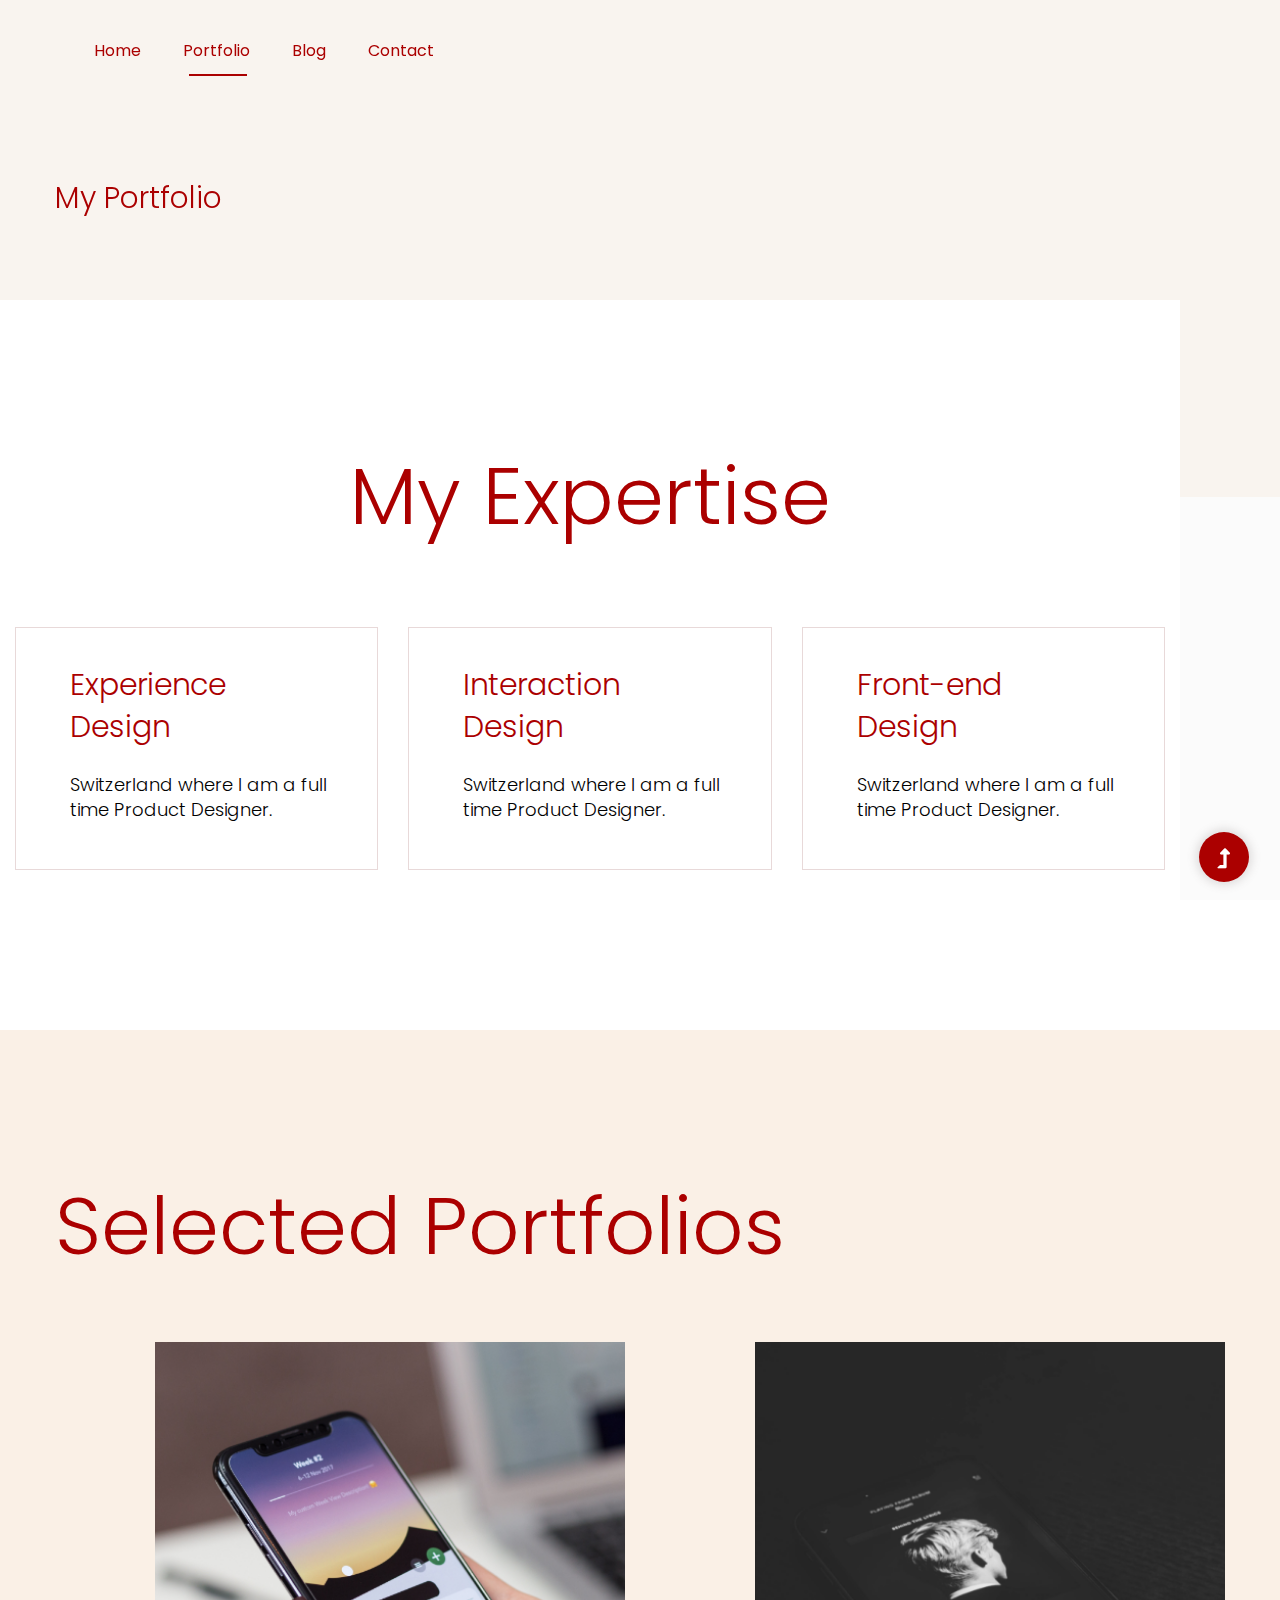
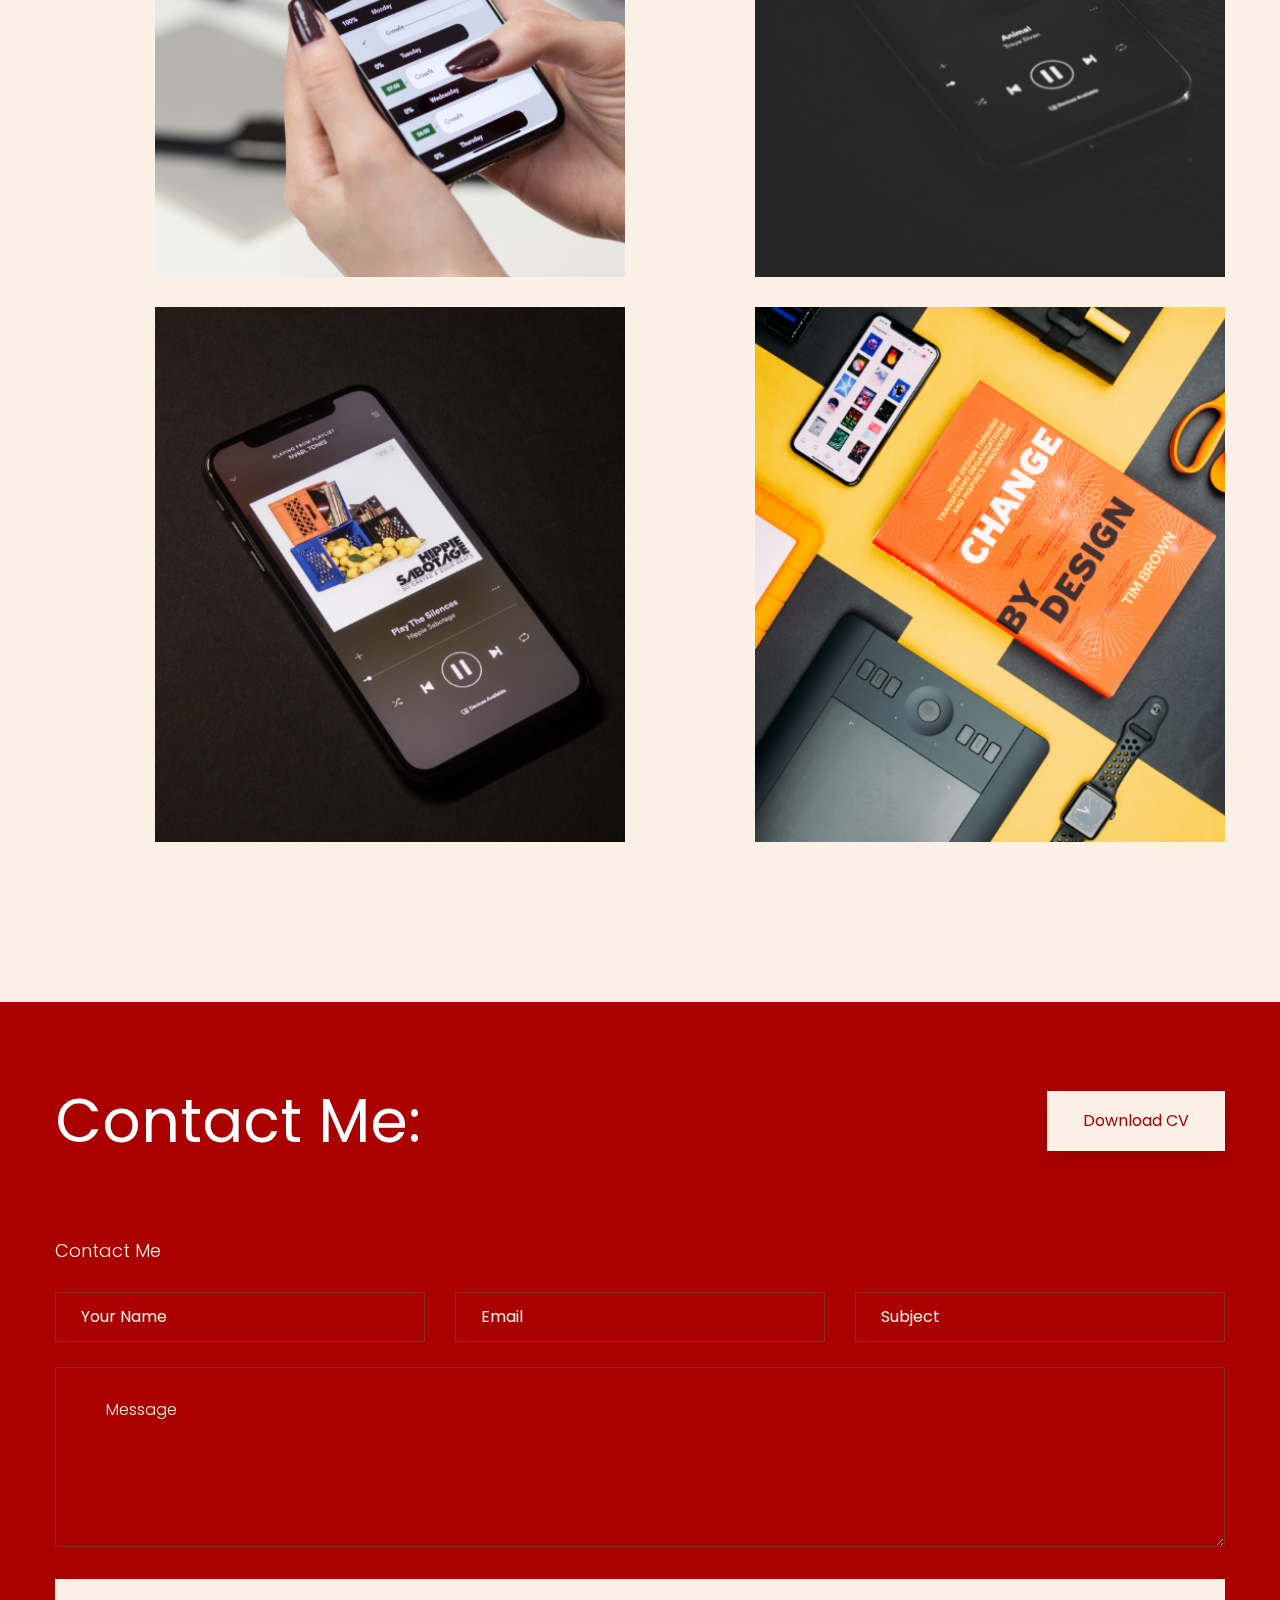
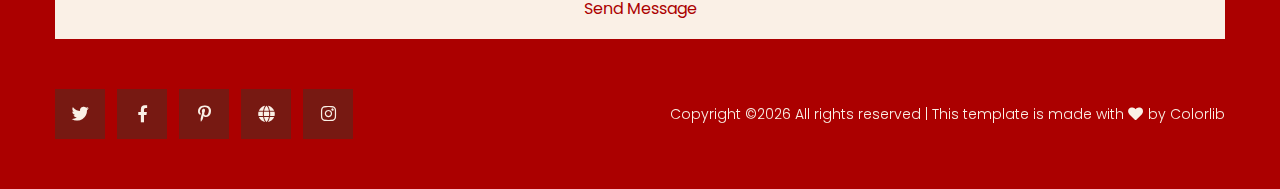
<file: portfolio.html>
<!doctype html>
<html class="no-js" lang="zxx">
<head>
    <meta charset="utf-8">
    <meta http-equiv="x-ua-compatible" content="ie=edge">
    <title> Personal | Teamplate</title>
    <meta name="description" content="">
    <meta name="viewport" content="width=device-width, initial-scale=1">
    <link rel="manifest" href="site.webmanifest">
    <link rel="shortcut icon" type="image/x-icon" href="assets/img/favicon.ico">

	<!-- CSS here -->
	<link rel="stylesheet" href="assets/css/bootstrap.min.css">
	<link rel="stylesheet" href="assets/css/owl.carousel.min.css">
	<link rel="stylesheet" href="assets/css/slicknav.css">
    <link rel="stylesheet" href="assets/css/flaticon.css">
    <link rel="stylesheet" href="assets/css/progressbar_barfiller.css">
    <link rel="stylesheet" href="assets/css/gijgo.css">
    <link rel="stylesheet" href="assets/css/animate.min.css">
    <link rel="stylesheet" href="assets/css/animated-headline.css">
	<link rel="stylesheet" href="assets/css/magnific-popup.css">
	<link rel="stylesheet" href="assets/css/fontawesome-all.min.css">
	<link rel="stylesheet" href="assets/css/themify-icons.css">
	<link rel="stylesheet" href="assets/css/slick.css">
	<link rel="stylesheet" href="assets/css/nice-select.css">
    <link rel="stylesheet" href="assets/css/style.css">
    
</head>
<body>
    <!-- ? Preloader Start -->
    <div id="preloader-active">
        <div class="preloader d-flex align-items-center justify-content-center">
            <div class="preloader-inner position-relative">
                <div class="preloader-circle"></div>
                <div class="preloader-img pere-text">
                    <img src="assets/img/logo/loder.png" alt="">
                </div>
            </div>
        </div>
    </div>
    <!-- Preloader Start -->
    <header>
        <div class="header-area header-transparent">
            <div class="main-header header-sticky">
                <div class="container-fluid">
                    <div class="menu-wrapper d-flex align-items-center justify-content-between">
                        <!-- Logo
                            <div class="logo">
                            <a href="index.html"><img src="assets/img/logo/logo.png" alt=""></a>
                        </div> -->
                        
                        <!-- Main-menu -->
                        <div class="main-menu f-right d-none d-lg-block">
                            <nav>
                                <ul id="navigation">
                                    <li><a href="index.html">Home</a></li>
                                    <li class="active"><a href="portfolio.html">Portfolio</a></li>
                                    <li><a href="blog.html">Blog</a>
                                        <ul class="submenu">
                                            <li><a href="blog.html">Blog</a></li>
                                            <li><a href="blog_details.html">Blog Details</a></li>
                                            <li><a href="elements.html">Elements</a></li>
                                        </ul>
                                    </li>
                                    <li><a href="contact.html">Contact</a></li>
                                </ul>
                            </nav>
                        </div>          
                        <!-- Mobile Menu -->
                        <div class="col-12">
                            <div class="mobile_menu d-block d-lg-none"></div>
                        </div>
                    </div>
                </div>
            </div>
        </div>
        <!-- Header End -->
    </header>
    <main>
        <!--? Hero Area Start-->
        <div class="hero-area2 d-flex align-items-center">
            <div class="container">
                <div class="row ">
                    <div class="col-xl-12">
                        <!-- Hero Caption -->
                        <div class="hero-cap pt-100">
                            <h2>My Portfolio</h2>
                        </div>
                    </div>
                </div>
            </div>
        </div>
        <!--Hero Area End-->
        <!--? About 1 Start-->
        <section class="about-area section-padding40 our-services">
            <div class="container">
                <div class="rwo">
                    <div class="col-xl-12">
                        <div class="section-tittle mb-75 text-center">
                            <h2>My Expertise</h2>
                        </div>
                    </div>
                </div>
                <div class="row d-flex justify-contnet-center">
                    <div class="col-lg-4 col-md-4 col-sm-6">
                        <div class="single-services single-services2 mb-30">
                            <div class="services-cap">
                                <h5>Experience<br> Design</h5>
                                <p>Switzerland where I am a full time Product Designer.</p>
                            </div>
                        </div>
                    </div>
                    <div class="col-lg-4 col-md-4 col-sm-6">
                        <div class="single-services single-services2 mb-30">
                            <div class="services-cap">
                                <h5>Interaction<br> Design</h5>
                                <p>Switzerland where I am a full time Product Designer.</p>
                            </div>
                        </div>
                    </div>
                    <div class="col-lg-4 col-md-4 col-sm-6">
                        <div class="single-services single-services2 mb-30">
                            <div class="services-cap">
                                <h5>Front-end<br> Design</h5>
                                <p>Switzerland where I am a full time Product Designer.</p>
                            </div>
                        </div>
                    </div>
                </div>
            </div>
        </section>
        <!-- About  End-->
        <!--? Gallery Area Start -->
        <div class="gallery-area section-padding40">
            <div class="container">
                <div class="row">
                    <div class="col-lg-12">
                        <div class="section-tittle mb-60">
                            <h2>Selected Portfolios</h2>
                        </div>
                    </div>
                </div>
                <div class="row justify-content-between">
                    <div class="offset-xl-1 col-xl-5 col-lg-6 col-md-6 col-sm-6">
                        <div class="box snake mb-30">
                            <div class="gallery-img small-img " style="background-image: url(assets/img/gallery/gallery1.png);"></div>
                            <div class="overlay">
                                <div class="overlay-content">
                                    <a href="assets/img/gallery/gallery1.png" class="img-pop-up"><i class="ti-plus"></i></a>
                                </div>
                            </div>
                        </div>
                    </div>
                    <div class="col-xl-5 ol-lg-6 col-lg-6 col-md-6 col-sm-6">
                        <div class="box snake mb-30">
                            <div class="gallery-img small-img " style="background-image: url(assets/img/gallery/gallery2.png);"></div>
                            <div class="overlay">
                                <div class="overlay-content">
                                    <a href="assets/img/gallery/gallery2.png" class="img-pop-up"><i class="ti-plus"></i></a>
                                </div>
                            </div>
                        </div>
                    </div>
                    <div class="offset-xl-1 col-xl-5 col-lg-6 col-md-6 col-sm-6">
                        <div class="box snake mb-30">
                            <div class="gallery-img small-img " style="background-image: url(assets/img/gallery/gallery3.png);"></div>
                            <div class="overlay">
                                <div class="overlay-content">
                                    <a href="assets/img/gallery/gallery2.png" class="img-pop-up"><i class="ti-plus"></i></a>
                                </div>
                            </div>
                        </div>
                    </div>
                    <div class="col-xl-5 col-lg-6 col-md-6 col-sm-6">
                        <div class="box snake mb-30">
                            <div class="gallery-img small-img " style="background-image: url(assets/img/gallery/gallery4.png);"></div>
                            <div class="overlay">
                                <div class="overlay-content">
                                    <a href="assets/img/gallery/gallery3.png" class="img-pop-up"><i class="ti-plus"></i></a>
                                </div>
                            </div>
                        </div>
                    </div>
                </div>
            </div>
        </div>
        <!-- Gallery Area End -->
    </main>
    <footer>
        <div class="footer-wrappr">
            <div class="footer-top">
                <!-- Want To work -->
                <section class="wantToWork-area ">
                    <div class="container">
                        <div class="wants-wrapper w-padding2">
                            <div class="row align-items-center justify-content-between">
                                <div class="col-xl-7 col-lg-9 col-md-8">
                                    <div class="wantToWork-caption wantToWork-caption2">
                                        <h2>Contact Me:</h2>
                                    </div>
                                </div>
                                <div class="col-xl-2 col-lg-3 col-md-4">
                                    <a href="#" class="btn white-btn f-right sm-left">Download CV</a>
                                </div>
                            </div>
                        </div>
                    </div>
                </section>
                <!-- Want To work End -->
                <div class="container">
                    <div class="row">
                        <div class="col-lg-12">
                            <!-- contact-form -->
                            <div class="form-wrapper">
                                <div class="row ">
                                    <div class="col-xl-12">
                                        <div class="small-tittle mb-30">
                                            <h4>Contact Me</h4>
                                        </div>
                                    </div>
                                </div>
                                <form id="contact-form" action="#" method="POST">
                                    <div class="row">
                                        <div class="col-lg-4 col-md-6">
                                            <div class="form-box user-icon mb-25">
                                                <input type="text" name="name" placeholder="Your name">
                                            </div>
                                        </div>
                                        <div class="col-lg-4 col-md-6">
                                            <div class="form-box email-icon mb-25">
                                                <input type="text" name="email" placeholder="Email">
                                            </div>
                                        </div>
                                        <div class="col-lg-4 col-md-6">
                                            <div class="form-box email-icon mb-25">
                                                <input type="text" name="email" placeholder="Subject">
                                            </div>
                                        </div>
                                        <div class="col-lg-12">
                                            <div class="form-box message-icon mb-25">
                                                <textarea name="message" id="message" placeholder="Message"></textarea>
                                            </div>
                                            <div class="submit-info">
                                                <button class="submit-btn2" type="submit">Send Message</button>
                                            </div>
                                        </div>
                                    </div>
                                </form> 
                            </div>
                        </div>
                    </div>
                </div>
            </div>
            <!-- footer-bottom area -->
            <div class="footer-bottom-area">
                <div class="container">
                    <div class="footer-border">
                        <div class="row align-items-center">
                            <div class="col-xl-4 col-lg-4">
                                <div class="footer-social">
                                    <a href="#"><i class="fab fa-twitter"></i></a>
                                    <a href="https://bit.ly/sai4ull"><i class="fab fa-facebook-f"></i></a>
                                    <a href="#"><i class="fab fa-pinterest-p"></i></a>
                                    <a href="#"><i class="fas fa-globe"></i></a>
                                    <a href="#"><i class="fab fa-instagram"></i></a>
                                </div>
                            </div>
                            <div class="col-xl-8 col-lg-8">
                                <div class="footer-copy-right f-right">
                                    <p><!-- Link back to Colorlib can't be removed. Template is licensed under CC BY 3.0. -->
  Copyright &copy;<script>document.write(new Date().getFullYear());</script> All rights reserved | This template is made with <i class="fa fa-heart" aria-hidden="true"></i> by <a href="https://colorlib.com" target="_blank">Colorlib</a>
  <!-- Link back to Colorlib can't be removed. Template is licensed under CC BY 3.0. --></p>
                                </div>
                            </div>
                        </div>
                    </div>
                </div>
            </div>
        </div>
    </footer>
    <!-- Scroll Up -->
    <div id="back-top" >
        <a title="Go to Top" href="#"> <i class="fas fa-level-up-alt"></i></a>
    </div>
    <!-- JS here -->

    <script src="./assets/js/vendor/modernizr-3.5.0.min.js"></script>
    <!-- Jquery, Popper, Bootstrap -->
    <script src="./assets/js/vendor/jquery-1.12.4.min.js"></script>
    <script src="./assets/js/popper.min.js"></script>
    <script src="./assets/js/bootstrap.min.js"></script>
    <!-- Jquery Mobile Menu -->
    <script src="./assets/js/jquery.slicknav.min.js"></script>

    <!-- Jquery Slick , Owl-Carousel Plugins -->
    <script src="./assets/js/owl.carousel.min.js"></script>
    <script src="./assets/js/slick.min.js"></script>
    <!-- One Page, Animated-HeadLin -->
    <script src="./assets/js/wow.min.js"></script>
    <script src="./assets/js/animated.headline.js"></script>
    <script src="./assets/js/jquery.magnific-popup.js"></script>

    <!-- Date Picker -->
    <script src="./assets/js/gijgo.min.js"></script>
    <!-- Nice-select, sticky -->
    <script src="./assets/js/jquery.nice-select.min.js"></script>
    <script src="./assets/js/jquery.sticky.js"></script>
    <!-- Progress -->
    <script src="./assets/js/jquery.barfiller.js"></script>
    
    <!-- counter , waypoint,Hover Direction -->
    <script src="./assets/js/jquery.counterup.min.js"></script>
    <script src="./assets/js/waypoints.min.js"></script>
    <script src="./assets/js/jquery.countdown.min.js"></script>
    <script src="./assets/js/hover-direction-snake.min.js"></script>

    <!-- contact js -->
    <script src="./assets/js/contact.js"></script>
    <script src="./assets/js/jquery.form.js"></script>
    <script src="./assets/js/jquery.validate.min.js"></script>
    <script src="./assets/js/mail-script.js"></script>
    <script src="./assets/js/jquery.ajaxchimp.min.js"></script>
    
    <!-- Jquery Plugins, main Jquery -->	
    <script src="./assets/js/plugins.js"></script>
    <script src="./assets/js/main.js"></script>


    
    </body>
</html>
</file>
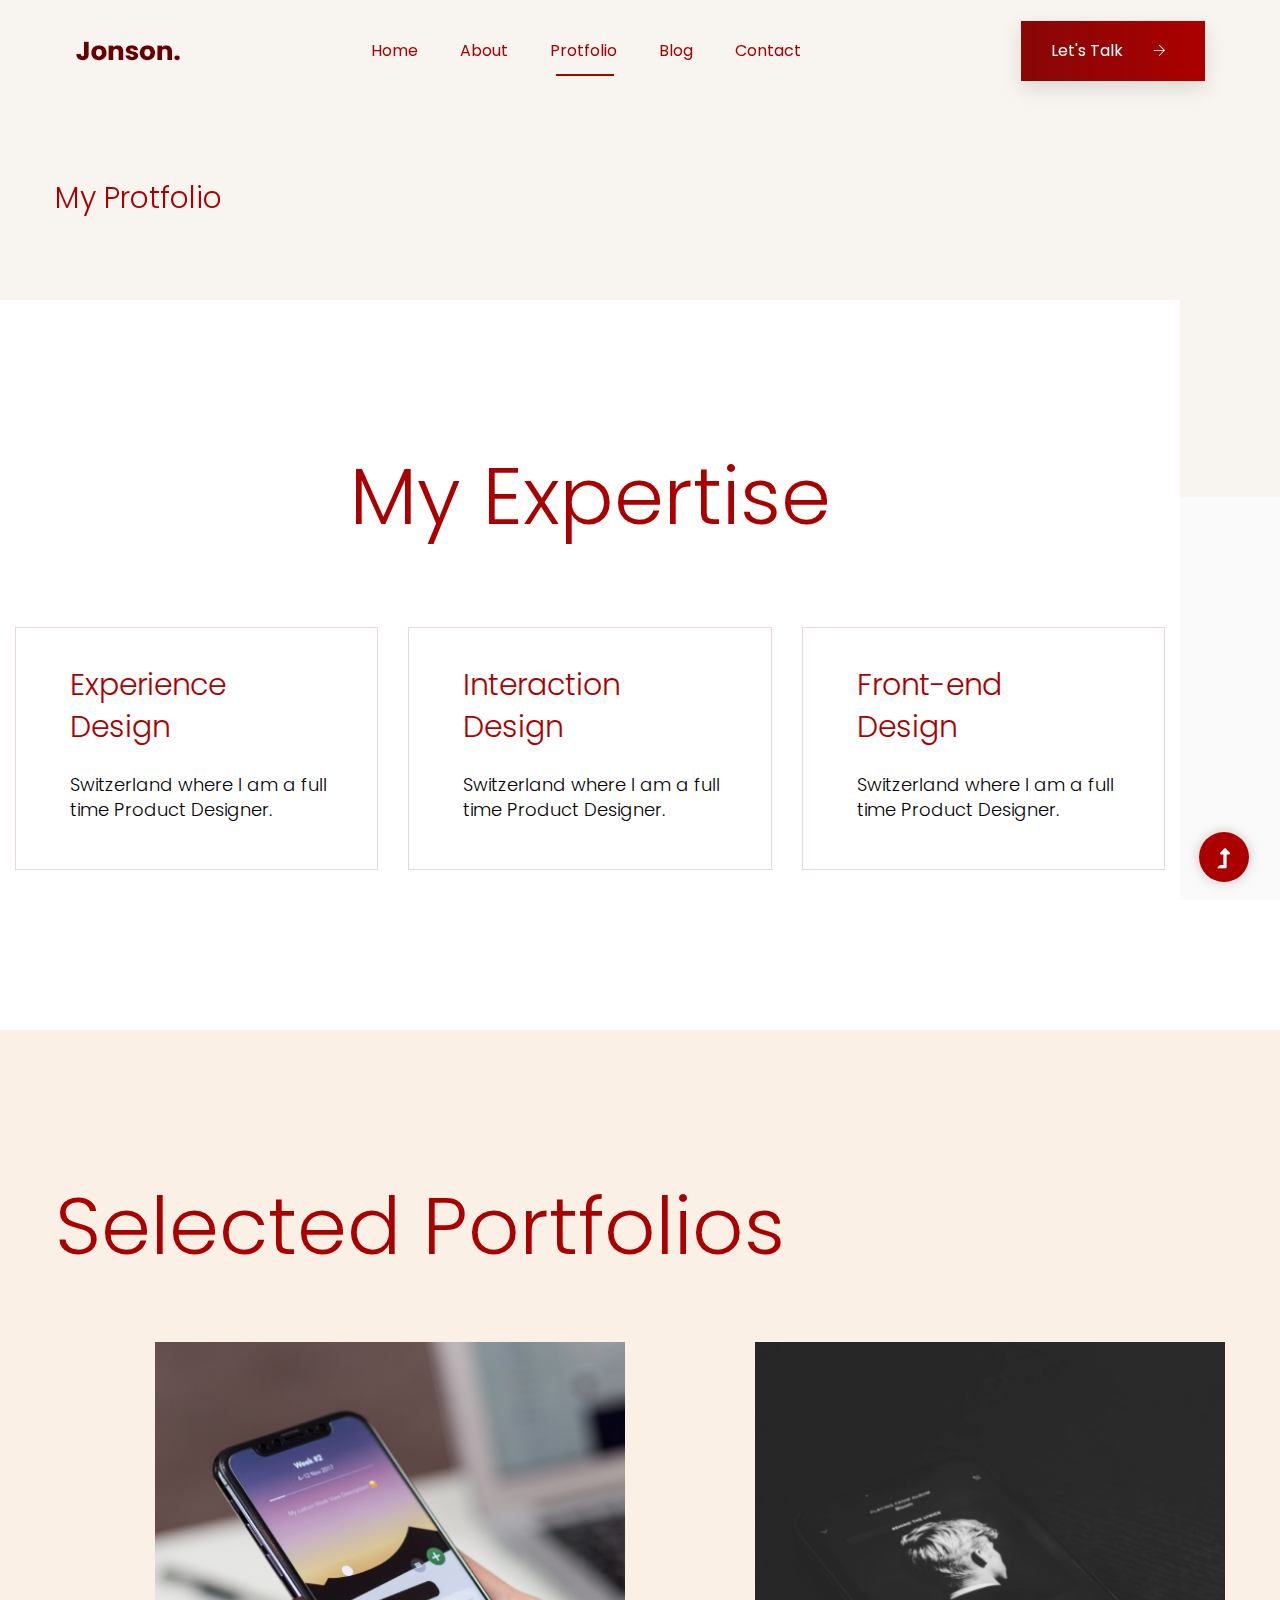
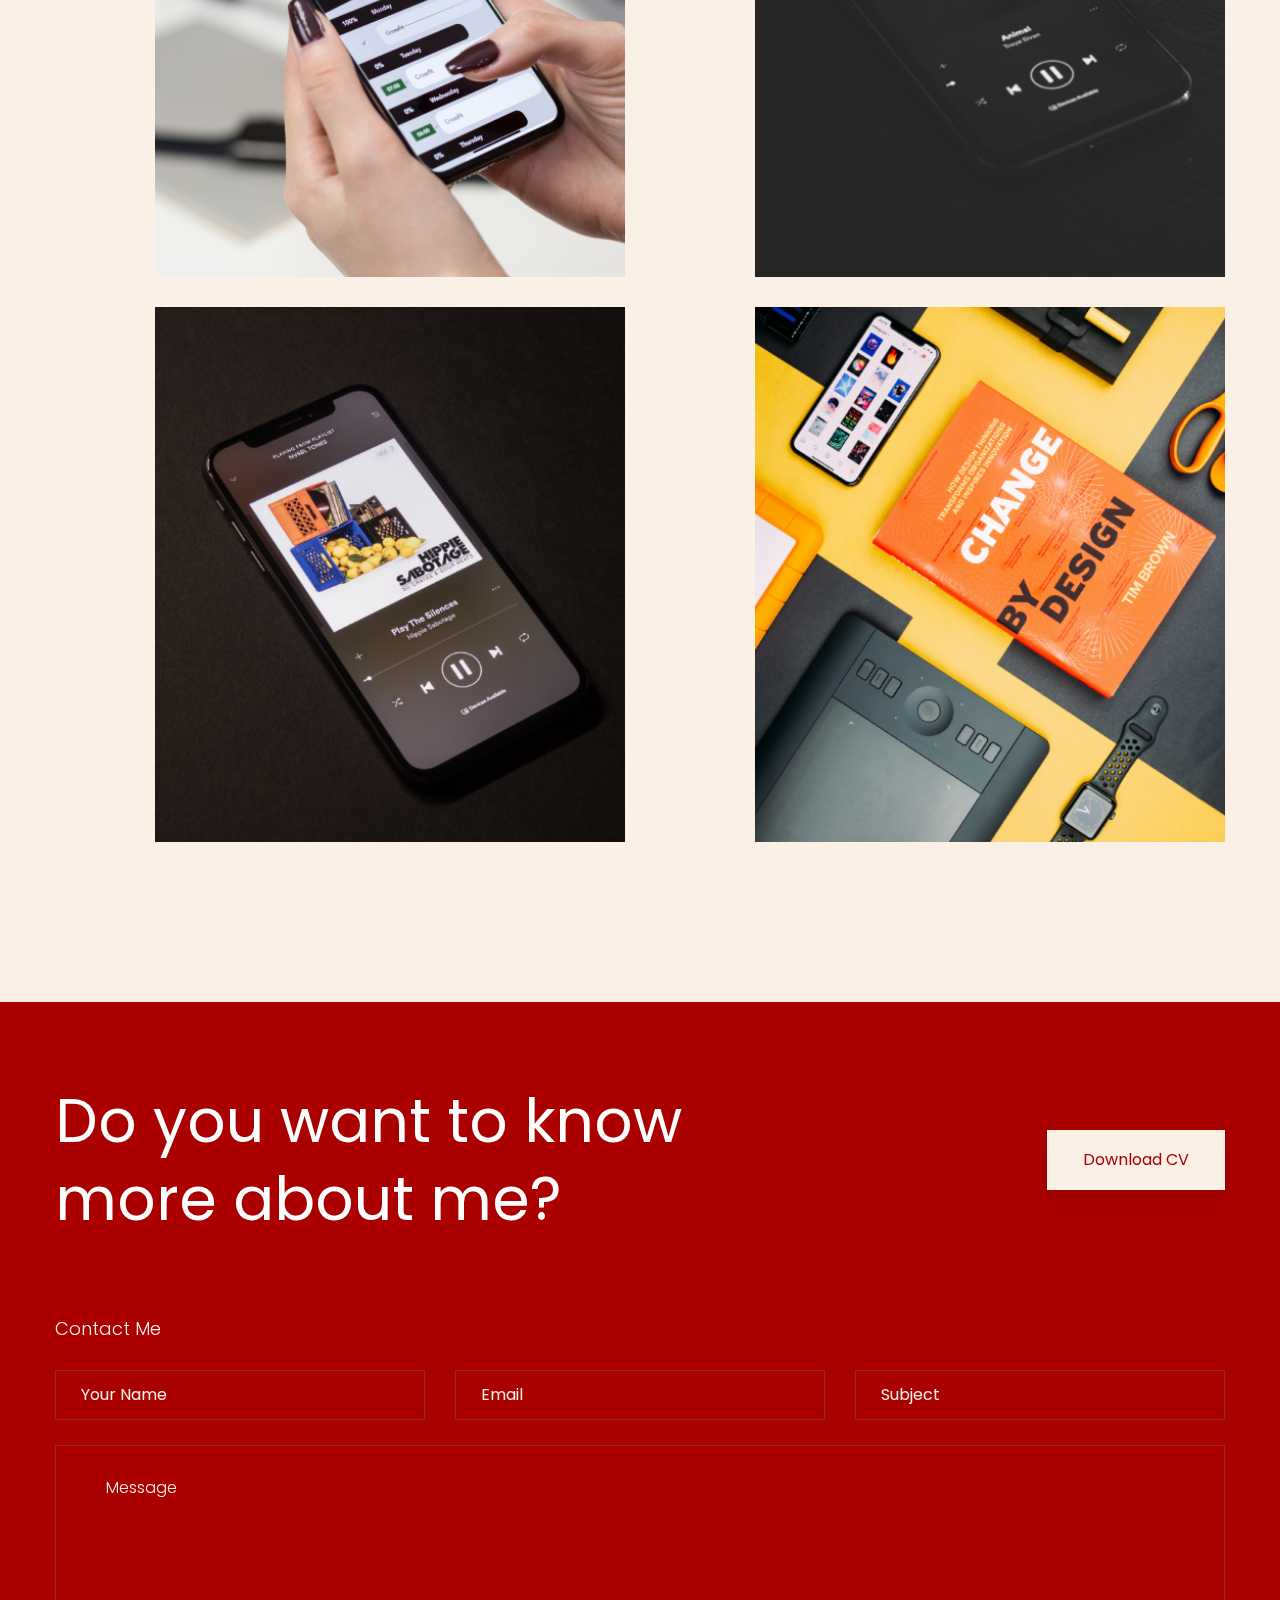
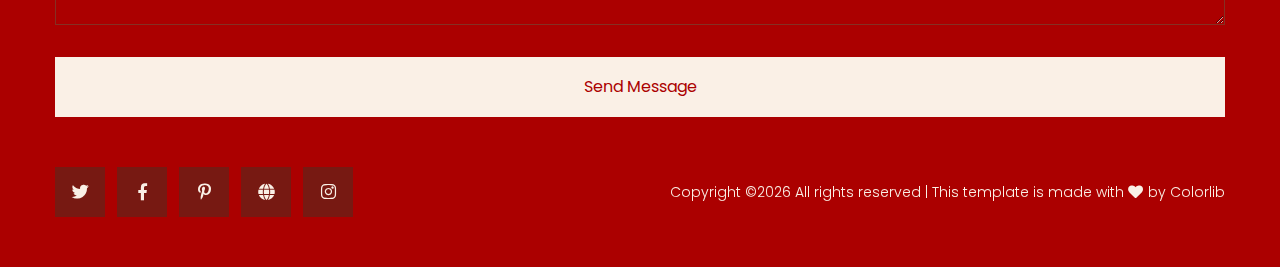
<file: protfolio.html>
<!doctype html>
<html class="no-js" lang="zxx">
<head>
    <meta charset="utf-8">
    <meta http-equiv="x-ua-compatible" content="ie=edge">
    <title> Personal | Teamplate</title>
    <meta name="description" content="">
    <meta name="viewport" content="width=device-width, initial-scale=1">
    <link rel="manifest" href="site.webmanifest">
    <link rel="shortcut icon" type="image/x-icon" href="assets/img/favicon.ico">

	<!-- CSS here -->
	<link rel="stylesheet" href="assets/css/bootstrap.min.css">
	<link rel="stylesheet" href="assets/css/owl.carousel.min.css">
	<link rel="stylesheet" href="assets/css/slicknav.css">
    <link rel="stylesheet" href="assets/css/flaticon.css">
    <link rel="stylesheet" href="assets/css/progressbar_barfiller.css">
    <link rel="stylesheet" href="assets/css/gijgo.css">
    <link rel="stylesheet" href="assets/css/animate.min.css">
    <link rel="stylesheet" href="assets/css/animated-headline.css">
	<link rel="stylesheet" href="assets/css/magnific-popup.css">
	<link rel="stylesheet" href="assets/css/fontawesome-all.min.css">
	<link rel="stylesheet" href="assets/css/themify-icons.css">
	<link rel="stylesheet" href="assets/css/slick.css">
	<link rel="stylesheet" href="assets/css/nice-select.css">
    <link rel="stylesheet" href="assets/css/style.css">
    
</head>
<body>
    <!-- ? Preloader Start -->
    <div id="preloader-active">
        <div class="preloader d-flex align-items-center justify-content-center">
            <div class="preloader-inner position-relative">
                <div class="preloader-circle"></div>
                <div class="preloader-img pere-text">
                    <img src="assets/img/logo/loder.png" alt="">
                </div>
            </div>
        </div>
    </div>
    <!-- Preloader Start -->
    <header>
        <div class="header-area header-transparent">
            <div class="main-header header-sticky">
                <div class="container-fluid">
                    <div class="menu-wrapper d-flex align-items-center justify-content-between">
                        <!-- Logo -->
                        <div class="logo">
                            <a href="index.html"><img src="assets/img/logo/logo.png" alt=""></a>
                        </div>
                        <!-- Main-menu -->
                        <div class="main-menu f-right d-none d-lg-block">
                            <nav>
                                <ul id="navigation">
                                    <li><a href="index.html">Home</a></li>
                                    <li><a href="about.html">About</a></li>
                                    <li class="active"><a href="protfolio.html">Protfolio</a></li>
                                    <li><a href="blog.html">Blog</a>
                                        <ul class="submenu">
                                            <li><a href="blog.html">Blog</a></li>
                                            <li><a href="blog_details.html">Blog Details</a></li>
                                            <li><a href="elements.html">Elements</a></li>
                                        </ul>
                                    </li>
                                    <li><a href="contact.html">Contact</a></li>
                                </ul>
                            </nav>
                        </div>          
                        <!-- Header-btn -->
                        <div class="header-info-right d-none d-lg-block">
                            <a href="#" class="btn header-btn">Let's Talk <i class="ti-arrow-right"></i></a>
                        </div>
                        <!-- Mobile Menu -->
                        <div class="col-12">
                            <div class="mobile_menu d-block d-lg-none"></div>
                        </div>
                    </div>
                </div>
            </div>
        </div>
        <!-- Header End -->
    </header>
    <main>
        <!--? Hero Area Start-->
        <div class="hero-area2 d-flex align-items-center">
            <div class="container">
                <div class="row ">
                    <div class="col-xl-12">
                        <!-- Hero Caption -->
                        <div class="hero-cap pt-100">
                            <h2>My Protfolio</h2>
                        </div>
                    </div>
                </div>
            </div>
        </div>
        <!--Hero Area End-->
        <!--? About 1 Start-->
        <section class="about-area section-padding40 our-services">
            <div class="container">
                <div class="rwo">
                    <div class="col-xl-12">
                        <div class="section-tittle mb-75 text-center">
                            <h2>My Expertise</h2>
                        </div>
                    </div>
                </div>
                <div class="row d-flex justify-contnet-center">
                    <div class="col-lg-4 col-md-4 col-sm-6">
                        <div class="single-services single-services2 mb-30">
                            <div class="services-cap">
                                <h5>Experience<br> Design</h5>
                                <p>Switzerland where I am a full time Product Designer.</p>
                            </div>
                        </div>
                    </div>
                    <div class="col-lg-4 col-md-4 col-sm-6">
                        <div class="single-services single-services2 mb-30">
                            <div class="services-cap">
                                <h5>Interaction<br> Design</h5>
                                <p>Switzerland where I am a full time Product Designer.</p>
                            </div>
                        </div>
                    </div>
                    <div class="col-lg-4 col-md-4 col-sm-6">
                        <div class="single-services single-services2 mb-30">
                            <div class="services-cap">
                                <h5>Front-end<br> Design</h5>
                                <p>Switzerland where I am a full time Product Designer.</p>
                            </div>
                        </div>
                    </div>
                </div>
            </div>
        </section>
        <!-- About  End-->
        <!--? Gallery Area Start -->
        <div class="gallery-area section-padding40">
            <div class="container">
                <div class="row">
                    <div class="col-lg-12">
                        <div class="section-tittle mb-60">
                            <h2>Selected Portfolios</h2>
                        </div>
                    </div>
                </div>
                <div class="row justify-content-between">
                    <div class="offset-xl-1 col-xl-5 col-lg-6 col-md-6 col-sm-6">
                        <div class="box snake mb-30">
                            <div class="gallery-img small-img " style="background-image: url(assets/img/gallery/gallery1.png);"></div>
                            <div class="overlay">
                                <div class="overlay-content">
                                    <a href="assets/img/gallery/gallery1.png" class="img-pop-up"><i class="ti-plus"></i></a>
                                </div>
                            </div>
                        </div>
                    </div>
                    <div class="col-xl-5 ol-lg-6 col-lg-6 col-md-6 col-sm-6">
                        <div class="box snake mb-30">
                            <div class="gallery-img small-img " style="background-image: url(assets/img/gallery/gallery2.png);"></div>
                            <div class="overlay">
                                <div class="overlay-content">
                                    <a href="assets/img/gallery/gallery2.png" class="img-pop-up"><i class="ti-plus"></i></a>
                                </div>
                            </div>
                        </div>
                    </div>
                    <div class="offset-xl-1 col-xl-5 col-lg-6 col-md-6 col-sm-6">
                        <div class="box snake mb-30">
                            <div class="gallery-img small-img " style="background-image: url(assets/img/gallery/gallery3.png);"></div>
                            <div class="overlay">
                                <div class="overlay-content">
                                    <a href="assets/img/gallery/gallery2.png" class="img-pop-up"><i class="ti-plus"></i></a>
                                </div>
                            </div>
                        </div>
                    </div>
                    <div class="col-xl-5 col-lg-6 col-md-6 col-sm-6">
                        <div class="box snake mb-30">
                            <div class="gallery-img small-img " style="background-image: url(assets/img/gallery/gallery4.png);"></div>
                            <div class="overlay">
                                <div class="overlay-content">
                                    <a href="assets/img/gallery/gallery3.png" class="img-pop-up"><i class="ti-plus"></i></a>
                                </div>
                            </div>
                        </div>
                    </div>
                </div>
            </div>
        </div>
        <!-- Gallery Area End -->
    </main>
    <footer>
        <div class="footer-wrappr">
            <div class="footer-top">
                <!-- Want To work -->
                <section class="wantToWork-area ">
                    <div class="container">
                        <div class="wants-wrapper w-padding2">
                            <div class="row align-items-center justify-content-between">
                                <div class="col-xl-7 col-lg-9 col-md-8">
                                    <div class="wantToWork-caption wantToWork-caption2">
                                        <h2>Do you want to know more about me?</h2>
                                    </div>
                                </div>
                                <div class="col-xl-2 col-lg-3 col-md-4">
                                    <a href="#" class="btn white-btn f-right sm-left">Download CV</a>
                                </div>
                            </div>
                        </div>
                    </div>
                </section>
                <!-- Want To work End -->
                <div class="container">
                    <div class="row">
                        <div class="col-lg-12">
                            <!-- contact-form -->
                            <div class="form-wrapper">
                                <div class="row ">
                                    <div class="col-xl-12">
                                        <div class="small-tittle mb-30">
                                            <h4>Contact Me</h4>
                                        </div>
                                    </div>
                                </div>
                                <form id="contact-form" action="#" method="POST">
                                    <div class="row">
                                        <div class="col-lg-4 col-md-6">
                                            <div class="form-box user-icon mb-25">
                                                <input type="text" name="name" placeholder="Your name">
                                            </div>
                                        </div>
                                        <div class="col-lg-4 col-md-6">
                                            <div class="form-box email-icon mb-25">
                                                <input type="text" name="email" placeholder="Email">
                                            </div>
                                        </div>
                                        <div class="col-lg-4 col-md-6">
                                            <div class="form-box email-icon mb-25">
                                                <input type="text" name="email" placeholder="Subject">
                                            </div>
                                        </div>
                                        <div class="col-lg-12">
                                            <div class="form-box message-icon mb-25">
                                                <textarea name="message" id="message" placeholder="Message"></textarea>
                                            </div>
                                            <div class="submit-info">
                                                <button class="submit-btn2" type="submit">Send Message</button>
                                            </div>
                                        </div>
                                    </div>
                                </form> 
                            </div>
                        </div>
                    </div>
                </div>
            </div>
            <!-- footer-bottom area -->
            <div class="footer-bottom-area">
                <div class="container">
                    <div class="footer-border">
                        <div class="row align-items-center">
                            <div class="col-xl-4 col-lg-4">
                                <div class="footer-social">
                                    <a href="#"><i class="fab fa-twitter"></i></a>
                                    <a href="https://bit.ly/sai4ull"><i class="fab fa-facebook-f"></i></a>
                                    <a href="#"><i class="fab fa-pinterest-p"></i></a>
                                    <a href="#"><i class="fas fa-globe"></i></a>
                                    <a href="#"><i class="fab fa-instagram"></i></a>
                                </div>
                            </div>
                            <div class="col-xl-8 col-lg-8">
                                <div class="footer-copy-right f-right">
                                    <p><!-- Link back to Colorlib can't be removed. Template is licensed under CC BY 3.0. -->
  Copyright &copy;<script>document.write(new Date().getFullYear());</script> All rights reserved | This template is made with <i class="fa fa-heart" aria-hidden="true"></i> by <a href="https://colorlib.com" target="_blank">Colorlib</a>
  <!-- Link back to Colorlib can't be removed. Template is licensed under CC BY 3.0. --></p>
                                </div>
                            </div>
                        </div>
                    </div>
                </div>
            </div>
        </div>
    </footer>
    <!-- Scroll Up -->
    <div id="back-top" >
        <a title="Go to Top" href="#"> <i class="fas fa-level-up-alt"></i></a>
    </div>
    <!-- JS here -->

    <script src="./assets/js/vendor/modernizr-3.5.0.min.js"></script>
    <!-- Jquery, Popper, Bootstrap -->
    <script src="./assets/js/vendor/jquery-1.12.4.min.js"></script>
    <script src="./assets/js/popper.min.js"></script>
    <script src="./assets/js/bootstrap.min.js"></script>
    <!-- Jquery Mobile Menu -->
    <script src="./assets/js/jquery.slicknav.min.js"></script>

    <!-- Jquery Slick , Owl-Carousel Plugins -->
    <script src="./assets/js/owl.carousel.min.js"></script>
    <script src="./assets/js/slick.min.js"></script>
    <!-- One Page, Animated-HeadLin -->
    <script src="./assets/js/wow.min.js"></script>
    <script src="./assets/js/animated.headline.js"></script>
    <script src="./assets/js/jquery.magnific-popup.js"></script>

    <!-- Date Picker -->
    <script src="./assets/js/gijgo.min.js"></script>
    <!-- Nice-select, sticky -->
    <script src="./assets/js/jquery.nice-select.min.js"></script>
    <script src="./assets/js/jquery.sticky.js"></script>
    <!-- Progress -->
    <script src="./assets/js/jquery.barfiller.js"></script>
    
    <!-- counter , waypoint,Hover Direction -->
    <script src="./assets/js/jquery.counterup.min.js"></script>
    <script src="./assets/js/waypoints.min.js"></script>
    <script src="./assets/js/jquery.countdown.min.js"></script>
    <script src="./assets/js/hover-direction-snake.min.js"></script>

    <!-- contact js -->
    <script src="./assets/js/contact.js"></script>
    <script src="./assets/js/jquery.form.js"></script>
    <script src="./assets/js/jquery.validate.min.js"></script>
    <script src="./assets/js/mail-script.js"></script>
    <script src="./assets/js/jquery.ajaxchimp.min.js"></script>
    
    <!-- Jquery Plugins, main Jquery -->	
    <script src="./assets/js/plugins.js"></script>
    <script src="./assets/js/main.js"></script>


    
    </body>
</html>
</file>
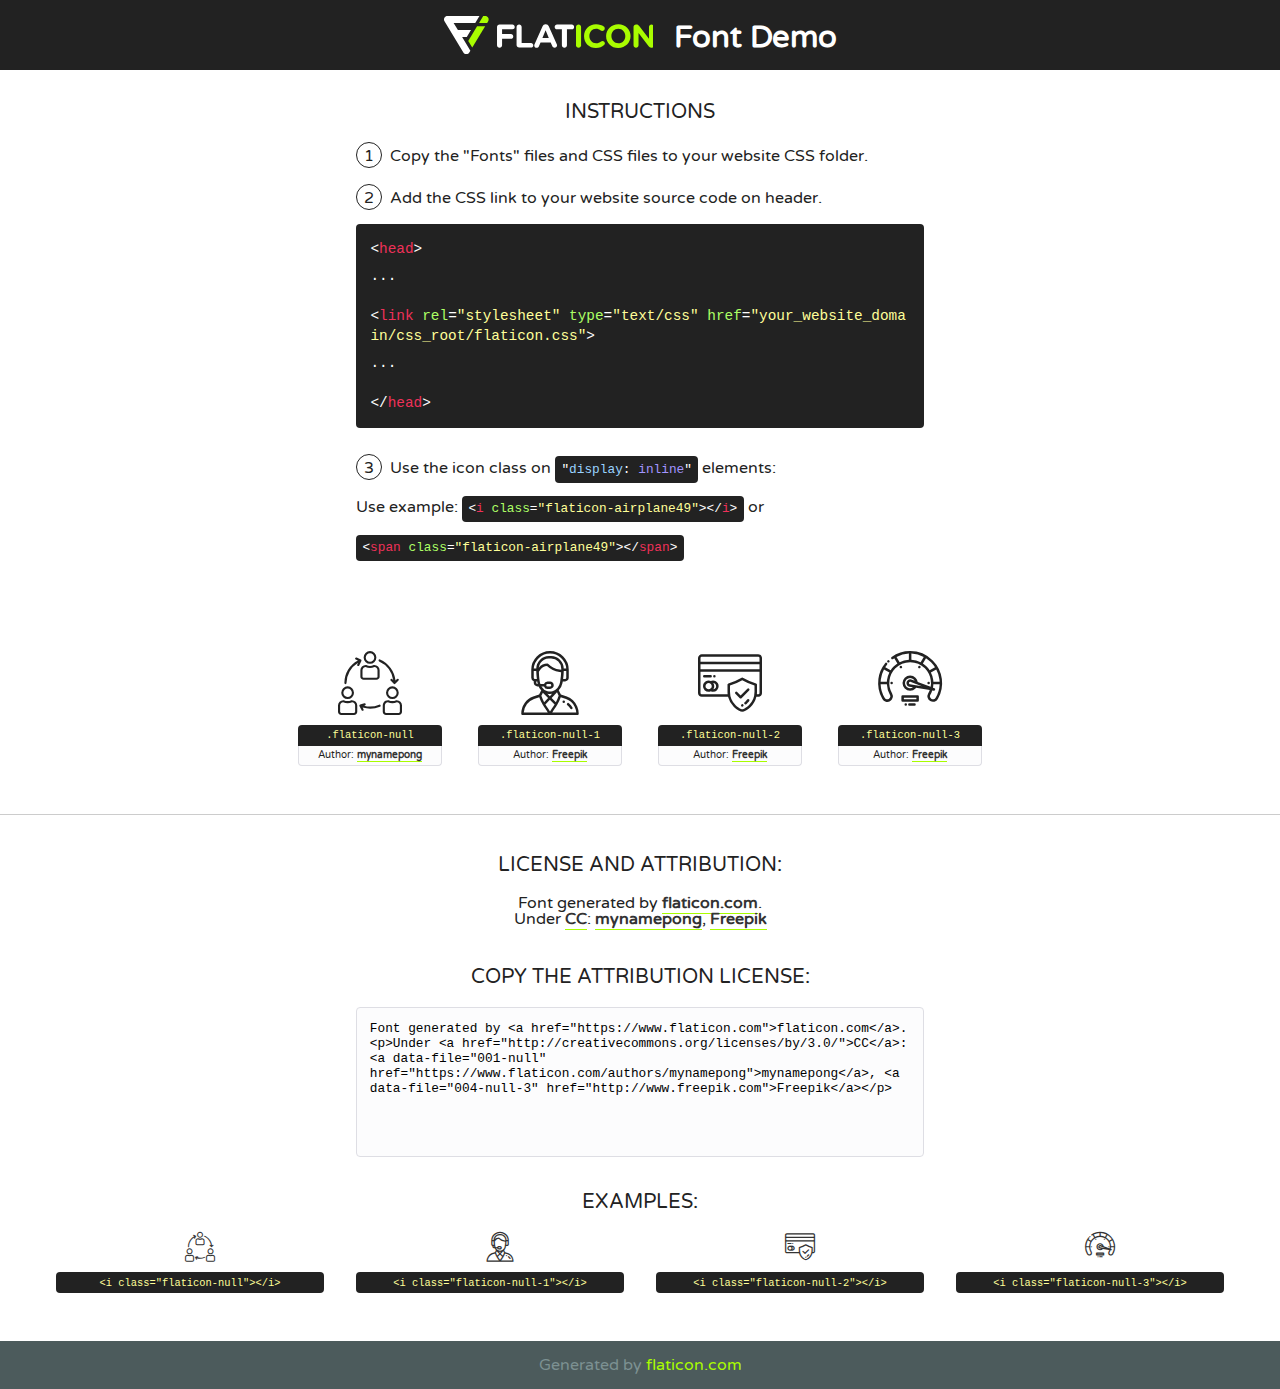
<file: assets/fonts/flaticon.html>
<!DOCTYPE html>
<!--
  Flaticon icon font: Flaticon
  Creation date: 03/06/2020 12:20
-->
<html>
<!DOCTYPE html>
<html>

<head>
    <title>Flaticon WebFont</title>
    <link href="http://fonts.googleapis.com/css?family=Varela+Round" rel="stylesheet" type="text/css" />
    <link rel="stylesheet" type="text/css" href="flaticon.css">
    <meta charset="UTF-8">
    <style>
    html, body, div, span, applet, object, iframe,
    h1, h2, h3, h4, h5, h6, p, blockquote, pre,
    a, abbr, acronym, address, big, cite, code,
    del, dfn, em, img, ins, kbd, q, s, samp,
    small, strike, strong, sub, sup, tt, var,
    b, u, i, center,
    dl, dt, dd, ol, ul, li,
    fieldset, form, label, legend,
    table, caption, tbody, tfoot, thead, tr, th, td,
    article, aside, canvas, details, embed, 
    figure, figcaption, footer, header, hgroup, 
    menu, nav, output, ruby, section, summary,
    time, mark, audio, video {
        margin: 0;
        padding: 0;
        border: 0;
        font-size: 100%;
        font: inherit;
        vertical-align: baseline;
    }
    /* HTML5 display-role reset for older browsers */
    article, aside, details, figcaption, figure, 
    footer, header, hgroup, menu, nav, section {
        display: block;
    }
    body {
        line-height: 1;
    }
    ol, ul {
        list-style: none;
    }
    blockquote, q {
        quotes: none;
    }
    blockquote:before, blockquote:after,
    q:before, q:after {
        content: '';
        content: none;
    }
    table {
        border-collapse: collapse;
        border-spacing: 0;
    }
    body {
        font-family: 'Varela Round', Helvetica, Arial, sans-serif;
        font-size: 16px;
        color: #222;
    }
    a {
        color: #333;
        border-bottom: 1px solid #a9fd00;
        font-weight: bold;
        text-decoration: none;
    }
    * {
        -moz-box-sizing: border-box;
        -webkit-box-sizing: border-box;
        box-sizing: border-box;
        margin: 0;
        padding: 0;
    }
    [class^="flaticon-"]:before, [class*=" flaticon-"]:before, [class^="flaticon-"]:after, [class*=" flaticon-"]:after {
        font-family: Flaticon;
        font-size: 30px;
        font-style: normal;
        margin-left: 20px;
        color: #333;
    }
    .wrapper {
        max-width: 600px;
        margin: auto;
        padding: 0 1em;
    }
    .title {
        font-size: 1.25em;
        text-align: center;
        margin-bottom: 1em;
        text-transform: uppercase;
    }
    header {
        text-align: center;
        background-color: #222;
        color: #fff;
        padding: 1em;
    }
    header .logo {
        width: 210px;
        height: 38px;
        display: inline-block;
        vertical-align: middle;
        margin-right: 1em;
        border: none;
    }
    header strong {
        font-size: 1.95em;
        font-weight: bold;
        vertical-align: middle;
        margin-top: 5px;
        display: inline-block;
    }
    .demo {
        margin: 2em auto;
        line-height: 1.25em;
    }
    .demo ul li {
        margin-bottom: 1em;
    }
    .demo ul li .num {
        color: #222;
        border-radius: 20px;
        display: inline-block;
        width: 26px;
        padding: 3px;
        height: 26px;
        text-align: center;
        margin-right: 0.5em;
        border: 1px solid #222;
    }
    .demo ul li code {
        background-color: #222;
        border-radius: 4px;
        padding: 0.25em 0.5em;
        display: inline-block;
        color: #fff;
        font-family: Consolas,Monaco,Lucida Console,Liberation Mono,DejaVu Sans Mono,Bitstream Vera Sans Mono,Courier New, monospace;
        font-weight: lighter;
        margin-top: 1em;
        font-size: 0.8em;
        word-break: break-all;
    }
    .demo ul li code.big {
        padding: 1em;
        font-size: 0.9em;
    }
    .demo ul li code .red {
        color: #EF3159;
    }
    .demo ul li code .green {
        color: #ACFF65;
    }
    .demo ul li code .yellow {
        color: #FFFF99;
    }
    .demo ul li code .blue {
        color: #99D3FF;
    }
    .demo ul li code .purple {
        color: #A295FF;
    }
    .demo ul li code .dots {
        margin-top: 0.5em;
        display: block;
    }
    #glyphs {
        border-bottom: 1px solid #ccc;
        padding: 2em 0;
        text-align: center;
    }
    .glyph {
        display: inline-block;
        width: 9em;
        margin: 1em;
        text-align: center;
        vertical-align: top;
        background: #FFF;
    }
    .glyph .glyph-icon {
        padding: 10px;
        display: block;
        font-family:"Flaticon";
        font-size: 64px;
        line-height: 1;
    }
    .glyph .glyph-icon:before {
        font-size: 64px;
        color: #222;
        margin-left: 0;
    }
    .class-name {
        font-size: 0.65em;
        background-color: #222;
        color: #fff;
        border-radius: 4px 4px 0 0;
        padding: 0.5em;
        color: #FFFF99;
        font-family: Consolas,Monaco,Lucida Console,Liberation Mono,DejaVu Sans Mono,Bitstream Vera Sans Mono,Courier New, monospace;
    }
    .author-name {
        font-size: 0.6em;
        background-color: #fcfcfd;
        border: 1px solid #DEDEE4;
        border-top: 0;
        border-radius: 0 0 4px 4px;
        padding: 0.5em;
    }
    .class-name:last-child {
        font-size: 10px;
        color:#888;
    }
    .class-name:last-child a {
        font-size: 10px;
        color:#555;
    }
    .class-name:last-child a:hover {
        color:#a9fd00;
    }
    .glyph > input {
        display: block;
        width: 100px;
        margin: 5px auto;
        text-align: center;
        font-size: 12px;
        cursor: text;
    }
    .glyph > input.icon-input {
        font-family:"Flaticon";
        font-size: 16px;
        margin-bottom: 10px;
    }
    .attribution .title {
        margin-top: 2em;
    }
    .attribution textarea {
        background-color: #fcfcfd;
        padding: 1em;
        border: none;
        box-shadow: none;
        border: 1px solid #DEDEE4;
        border-radius: 4px;
        resize: none;
        width: 100%;
        height: 150px;
        font-size: 0.8em;
        font-family: Consolas,Monaco,Lucida Console,Liberation Mono,DejaVu Sans Mono,Bitstream Vera Sans Mono,Courier New, monospace;
        -webkit-appearance: none;
    }
    .iconsuse {
        margin: 2em auto;
        text-align: center;
        max-width: 1200px;
    }
    .iconsuse:after {
        content: '';
        display: table;
        clear: both;
    }
    .iconsuse .image {
        float: left;
        width: 25%;
        padding: 0 1em;
    }
    .iconsuse .image p {
        margin-bottom: 1em;
    }
    .iconsuse .image span {
        display: block;
        font-size: 0.65em;
        background-color: #222;
        color: #fff;
        border-radius: 4px;
        padding: 0.5em;
        color: #FFFF99;
        margin-top: 1em;
        font-family: Consolas,Monaco,Lucida Console,Liberation Mono,DejaVu Sans Mono,Bitstream Vera Sans Mono,Courier New, monospace;
    }
    #footer {
        text-align: center;
        background-color: #4C5B5C;
        color: #7c9192;
        padding: 1em;
    }
    #footer a {
        border: none;
        color: #a9fd00;
        font-weight: normal;
    }
    @media (max-width: 960px) {
        .iconsuse .image {
            width: 50%;
        }
    }
    @media (max-width: 560px) {
        .iconsuse .image {
            width: 100%;
        }
    }
    </style>
</head>

<body class="characters-off">

    <header>
        <a href="https://www.flaticon.com" target="_blank" class="logo">
            <svg version="1.1" xmlns="http://www.w3.org/2000/svg" xmlns:xlink="http://www.w3.org/1999/xlink" xmlns:a="http://ns.adobe.com/AdobeSVGViewerExtensions/3.0/" viewBox="0 0 560.875 102.036" enable-background="new 0 0 560.875 102.036" xml:space="preserve">
                <defs>
                </defs>
                <g>
                    <g class="letters">
                        <path fill="#ffffff" d="M141.596,29.675c0-3.777,2.985-6.767,6.764-6.767h34.438c3.426,0,6.15,2.728,6.15,6.15
                        c0,3.43-2.724,6.149-6.15,6.149h-27.674v13.091h23.719c3.429,0,6.151,2.724,6.151,6.15c0,3.43-2.723,6.149-6.151,6.149h-23.719
                        v17.574c0,3.773-2.986,6.761-6.764,6.761c-3.779,0-6.764-2.989-6.764-6.761V29.675z"></path>
                        <path fill="#ffffff" d="M193.844,29.149c0-3.781,2.985-6.767,6.764-6.767c3.776,0,6.763,2.985,6.763,6.767v42.957h25.039
                        c3.426,0,6.149,2.726,6.149,6.153c0,3.425-2.723,6.15-6.149,6.15h-31.802c-3.779,0-6.764-2.986-6.764-6.768V29.149z"></path>
                        <path fill="#ffffff" d="M241.891,75.71l21.438-48.407c1.492-3.341,4.215-5.357,7.906-5.357h0.792
                        c3.686,0,6.323,2.017,7.815,5.357l21.439,48.407c0.436,0.967,0.701,1.845,0.701,2.723c0,3.602-2.809,6.501-6.414,6.501
                        c-3.161,0-5.269-1.845-6.499-4.655l-4.132-9.661h-27.059l-4.301,10.102c-1.144,2.631-3.426,4.214-6.237,4.214
                        c-3.517,0-6.24-2.81-6.24-6.325C241.1,77.64,241.451,76.677,241.891,75.71z M279.932,58.666l-8.521-20.297l-8.526,20.297H279.932
                        z"></path>
                        <path fill="#ffffff" d="M314.864,35.387H301.86c-3.429,0-6.239-2.813-6.239-6.238c0-3.429,2.811-6.24,6.239-6.24h39.533
                        c3.426,0,6.237,2.811,6.237,6.24c0,3.425-2.811,6.238-6.237,6.238h-13.001v42.785c0,3.773-2.99,6.761-6.764,6.761
                        c-3.779,0-6.764-2.989-6.764-6.761V35.387z"></path>
                        <path fill="#A9FD00" d="M352.615,29.149c0-3.781,2.985-6.767,6.767-6.767c3.774,0,6.761,2.985,6.761,6.767v49.024
                        c0,3.773-2.987,6.761-6.761,6.761c-3.781,0-6.767-2.989-6.767-6.761V29.149z"></path>
                        <path fill="#A9FD00" d="M374.132,53.836v-0.179c0-17.481,13.178-31.801,32.065-31.801c9.22,0,15.459,2.458,20.557,6.238
                        c1.402,1.054,2.637,2.985,2.637,5.357c0,3.692-2.985,6.59-6.681,6.59c-1.845,0-3.071-0.702-4.044-1.319
                        c-3.776-2.813-7.729-4.393-12.562-4.393c-10.364,0-17.831,8.611-17.831,19.154v0.173c0,10.542,7.291,19.329,17.831,19.329
                        c5.715,0,9.492-1.756,13.359-4.834c1.049-0.874,2.458-1.491,4.039-1.491c3.429,0,6.325,2.813,6.325,6.236
                        c0,2.106-1.056,3.78-2.282,4.834c-5.539,4.834-12.036,7.733-21.878,7.733C387.572,85.464,374.132,71.493,374.132,53.836z"></path>
                        <path fill="#A9FD00" d="M433.009,53.836v-0.179c0-17.481,13.79-31.801,32.766-31.801c18.981,0,32.592,14.143,32.592,31.628v0.173
                        c0,17.483-13.785,31.807-32.769,31.807C446.625,85.464,433.009,71.32,433.009,53.836z M484.224,53.836v-0.179
                        c0-10.539-7.725-19.326-18.626-19.326c-10.893,0-18.449,8.611-18.449,19.154v0.173c0,10.542,7.73,19.329,18.626,19.329
                        C476.676,72.986,484.224,64.378,484.224,53.836z"></path>
                        <path fill="#A9FD00" d="M506.233,29.321c0-3.774,2.99-6.763,6.767-6.763h1.401c3.252,0,5.183,1.583,7.029,3.953l26.093,34.265
                        V29.059c0-3.692,2.99-6.677,6.681-6.677c3.683,0,6.671,2.985,6.671,6.677v48.934c0,3.78-2.987,6.765-6.764,6.765h-0.436
                        c-3.257,0-5.188-1.581-7.034-3.953l-27.056-35.492v32.944c0,3.687-2.985,6.676-6.678,6.676c-3.683,0-6.673-2.989-6.673-6.676
                        V29.321z"></path>
                    </g>
                    <g class="insignia">
                        <path fill="#ffffff" d="M48.372,56.137h12.517l11.156-18.537H37.186L25.688,18.539h57.825L94.668,0H9.271
                        C5.925,0,2.842,1.801,1.198,4.716c-1.644,2.907-1.593,6.482,0.134,9.343l50.38,83.501c1.678,2.781,4.689,4.476,7.938,4.476
                        c3.246,0,6.257-1.695,7.935-4.476l2.898-4.804L48.372,56.137z"></path>
                        <g class="i">
                            <path fill="#A9FD00" d="M93.575,18.539h0.031v0.004l21.652,0.004l2.705-4.488c1.727-2.861,1.778-6.436,0.133-9.343
                            C116.454,1.801,113.371,0,110.026,0h-5.294L93.575,18.539z"></path>
                            <polygon fill="#A9FD00" points="88.291,27.356 64.725,66.486 75.519,84.404 109.942,27.356"></polygon>
                        </g>
                    </g>
                </g>
            </svg>
        </a>
        <strong>Font Demo</strong>
    </header>


    <section class="demo wrapper">

        <p class="title">Instructions</p>

        <ul>
            <li>
                <span class="num">1</span>Copy the "Fonts" files and CSS files to your website CSS folder.
            </li>
            <li>
                <span class="num">2</span>Add the CSS link to your website source code on header.
                <code class="big">
                    &lt;<span class="red">head</span>&gt;
                    <br/><span class="dots">...</span>
                    <br/>&lt;<span class="red">link</span> <span class="green">rel</span>=<span class="yellow">"stylesheet"</span> <span class="green">type</span>=<span class="yellow">"text/css"</span> <span class="green">href</span>=<span class="yellow">"your_website_domain/css_root/flaticon.css"</span>&gt;
                    <br/><span class="dots">...</span>
                    <br/>&lt;/<span class="red">head</span>&gt;
                </code>
            </li>

            <li>
                <p>
                    <span class="num">3</span>Use the icon class on <code>"<span class="blue">display</span>:<span class="purple"> inline</span>"</code> elements:
                    <br />
                    Use example: <code>&lt;<span class="red">i</span> <span class="green">class</span>=<span class="yellow">&quot;flaticon-airplane49&quot;</span>&gt;&lt;/<span class="red">i</span>&gt;</code> or <code>&lt;<span class="red">span</span> <span class="green">class</span>=<span class="yellow">&quot;flaticon-airplane49&quot;</span>&gt;&lt;/<span class="red">span</span>&gt;</code>
            </li>
        </ul>

    </section>




   <section id="glyphs">          
    
      
        <div class="glyph"><div class="glyph-icon flaticon-null"></div>
            <div class="class-name">.flaticon-null</div>
            <div class="author-name">Author: <a data-file="001-null" href="https://www.flaticon.com/authors/mynamepong">mynamepong</a> </div> 
        </div>        
        
        <div class="glyph"><div class="glyph-icon flaticon-null-1"></div>
            <div class="class-name">.flaticon-null-1</div>
            <div class="author-name">Author: <a data-file="002-null-1" href="http://www.freepik.com">Freepik</a> </div> 
        </div>        
        
        <div class="glyph"><div class="glyph-icon flaticon-null-2"></div>
            <div class="class-name">.flaticon-null-2</div>
            <div class="author-name">Author: <a data-file="003-null-2" href="http://www.freepik.com">Freepik</a> </div> 
        </div>        
        
        <div class="glyph"><div class="glyph-icon flaticon-null-3"></div>
            <div class="class-name">.flaticon-null-3</div>
            <div class="author-name">Author: <a data-file="004-null-3" href="http://www.freepik.com">Freepik</a> </div> 
        </div>        
        

    </section>



    <section class="attribution wrapper"   style="text-align:center;">

      <div class="title">License and attribution:</div><div class="attrDiv">Font generated by <a href="https://www.flaticon.com">flaticon.com</a>. <div><p>Under <a href="http://creativecommons.org/licenses/by/3.0/">CC</a>: <a data-file="001-null" href="https://www.flaticon.com/authors/mynamepong">mynamepong</a>, <a data-file="004-null-3" href="http://www.freepik.com">Freepik</a></p>  </div>
      </div>
      <div class="title">Copy the Attribution License:</div>

    <textarea onclick="this.focus();this.select();">Font generated by &lt;a href=&quot;https://www.flaticon.com&quot;&gt;flaticon.com&lt;/a&gt;. <p>Under <a href="http://creativecommons.org/licenses/by/3.0/">CC</a>: <a data-file="001-null" href="https://www.flaticon.com/authors/mynamepong">mynamepong</a>, <a data-file="004-null-3" href="http://www.freepik.com">Freepik</a></p>  
     </textarea>

    </section>

    <section class="iconsuse">

          <div class="title">Examples:</div>            
             
            <div class="image">
                <p>
                    <i class="glyph-icon flaticon-null"></i> 
                    <span>&lt;i class=&quot;flaticon-null&quot;&gt;&lt;/i&gt;</span>
                </p>
            </div>
            
            <div class="image">
                <p>
                    <i class="glyph-icon flaticon-null-1"></i> 
                    <span>&lt;i class=&quot;flaticon-null-1&quot;&gt;&lt;/i&gt;</span>
                </p>
            </div>
            
            <div class="image">
                <p>
                    <i class="glyph-icon flaticon-null-2"></i> 
                    <span>&lt;i class=&quot;flaticon-null-2&quot;&gt;&lt;/i&gt;</span>
                </p>
            </div>
            
            <div class="image">
                <p>
                    <i class="glyph-icon flaticon-null-3"></i> 
                    <span>&lt;i class=&quot;flaticon-null-3&quot;&gt;&lt;/i&gt;</span>
                </p>
            </div>
                       
        </div>
                            
    </section>

<div id="footer">
    <div>Generated by <a href="https://www.flaticon.com">flaticon.com</a>
    </div>
</div>



</body>
</html>
</file>
<file: assets/css/flaticon.css>
/*
  	Flaticon icon font: Flaticon
  	Creation date: 03/06/2020 12:20
  	*/

@font-face {
  font-family: "Flaticon";
  src: url("../fonts/Flaticon.eot");
  src: url("../fonts/Flaticon.eot?#iefix") format("embedded-opentype"),
       url("../fonts/Flaticon.woff2") format("woff2"),
       url("../fonts/Flaticon.woff") format("woff"),
       url("../fonts/Flaticon.ttf") format("truetype"),
       url("../fonts/Flaticon.svg#Flaticon") format("svg");
  font-weight: normal;
  font-style: normal;
}

@media screen and (-webkit-min-device-pixel-ratio:0) {
  @font-face {
    font-family: "Flaticon";
    src: url("../fonts/Flaticon.svg#Flaticon") format("svg");
  }
}

[class^="flaticon-"]:before, [class*=" flaticon-"]:before,
[class^="flaticon-"]:after, [class*=" flaticon-"]:after {   
  font-family: Flaticon;
font-style: normal;
}

.flaticon-null:before { content: "\f100"; }
.flaticon-null-1:before { content: "\f101"; }
.flaticon-null-2:before { content: "\f102"; }
.flaticon-null-3:before { content: "\f103"; }
</file>
<file: assets/css/progressbar_barfiller.css>
/* Custom Code skills */
.single-skill{
  display: flex;
}

.single-skill span {
	color: #79838b;
	font-size: 13px;
	font-weight: 300;
	letter-spacing: 0;
	margin-bottom: 14px;
	display: block;
}
.single-skill .bar-progress {
	width: 100%;
}
.single-skill .bar-title {
  width: 20%;
  margin-bottom: 19px;
}

.skills-content {
  padding-top: 200px;
  padding-left: 70px;
}

.skills-shape-bg {
  height: 651px;
  width: 868px;
  position: absolute;
  content: "";
  border: 2px solid #4d4d4d;
  left: 40%;
  top: 255px;
}

.skills-shape-bg::before {
  position: absolute;
  content: "";
  height: 465px;
  width: 300px;
  border: 2px solid #4d4d4d;
  left: -35%;
  top: 50%;
  transform: translateY(-50%);
  border-right: 0;
}



/* Default */
.barfiller {
	width: 100%;
	height: 10px;
	background: #f6f9fc;
  position: relative;
  border-radius: 5px;
}

.barfiller .fill {
  display: block;
  position: relative;
  width: 0px;
  height: 100%;
  background: #333;
  z-index: 1;
  border-radius: 5px;
}

.barfiller .tipWrap { display: none; }

.barfiller .tip {
  margin-top: -28px;
  padding: 2px 4px;
  font-size: 16px;
  color: #09cc7f;
  left: 0px;
  position: absolute;
  z-index: 2;
  background: transparent;
  font-weight: 800;
}

.barfiller .tip:after {
  border: solid;
  border-color: rgba(0,0,0,.8) transparent;
  border-width: 6px 6px 0 6px;
  content: "";
  display: block;
  position: absolute;
  left: 9px;
  top: 100%;
  z-index: 9;
  display: none;
  
}
</file>
<file: assets/css/gijgo.css>
.gj-button {
    background-color: #f5f5f5;
    border: 1px solid #ddd;
    color: #000;
    border-radius: 3px;
    padding: 6px 10px;
    cursor: pointer;
}

.gj-unselectable {
    -webkit-touch-callout: none;
    -webkit-user-select: none;
    -khtml-user-select: none;
    -moz-user-select: none;
    -ms-user-select: none;
    user-select: none;
}

.gj-row {
    display: -webkit-box;
    display: -ms-flexbox;
    display: flex;
    -ms-flex-wrap: wrap;
    flex-wrap: wrap;
}

.gj-margin-left-5 {
    margin-left: 5px;
}

.gj-margin-left-10 {
    margin-left: 10px;
}

.gj-width-full {
    width: 100%;
}

.gj-cursor-pointer {
    cursor: pointer;
}

.gj-text-align-center {
    text-align: center;
}

.gj-font-size-16 {
    font-size: 16px;
}

.gj-hidden {
    display: none;
}

/** Material Design */
.gj-button-md {
    background: 0 0;
    border: none;
    border-radius: 2px;
    color: rgba(0, 0, 0, 0.87);
    position: relative;
    height: 36px;
    margin: 0;
    min-width: 64px;
    padding: 0 16px;
    display: inline-block;
    font-family: "Roboto","Helvetica","Arial",sans-serif;
    font-size: 1rem;
    font-weight: 500;
    text-transform: uppercase;
    letter-spacing: 0;
    overflow: hidden;
    will-change: box-shadow;
    transition: box-shadow .2s cubic-bezier(.4,0,1,1),background-color .2s cubic-bezier(.4,0,.2,1),color .2s cubic-bezier(.4,0,.2,1);
    outline: none;
    cursor: pointer;
    text-decoration: none;
    text-align: center;
    line-height: 36px;
    vertical-align: middle;
    overflow: hidden;
    -webkit-user-select: none;
    -moz-user-select: none;
    -ms-user-select: none;
    user-select: none;
}

.gj-button-md:hover {
    background-color: rgba(158,158,158,.2);
}

.gj-button-md:disabled {
    color: rgba(0,0,0,.26);
    background: 0 0;
}

.gj-button-md .material-icons,
.gj-button-md .gj-icon {
    vertical-align: middle;
    /*font-size: 1.3rem;
    margin-right: 4px;*/
}

.gj-button-md.gj-button-md-icon {
    width: 24px;
    height: 31px;
    min-width: 24px;
    padding: 0px;
    display: table;
}

.gj-button-md.gj-button-md-icon .material-icons,
.gj-button-md.gj-button-md-icon .gj-icon {
    display: table-cell;
    margin-right: 0px;
    width: 24px;
    height: 24px;
}

.gj-button-md.active {
    background-color: rgba(158,158,158,.4);
}

.gj-button-md-group {
    position: relative;
    display: inline-block;
    vertical-align: middle;
}
.gj-textbox-md {
	/* border: none; */
	/* border-bottom: 1px solid rgba(0,0,0,.42); */
	display: block;
	font-family: "Helvetica","Arial",sans-serif;
	font-size: 16px;
	line-height: 16px;
	/* padding: 4px 0px; */
	margin: 0;
	/* width: 100%; */
	background: 0 0;
	/* text-align: ; */
	color: rgba(0,0,0,.87);
	padding-left: 44px;
	border: 1px solid #dca73a;
	/* padding: 15px 15px; */
	/* text-align: center; */
	width: 177px;
	height: 55px;
	border-radius: 5px;
}
.gj-textbox-md:focus,
.gj-textbox-md:active {
    /* border-bottom: 2px solid rgba(0,0,0,.42); */
    outline: none;
}

.gj-textbox-md::placeholder {
    color: #8e8e8e;
}

.gj-textbox-md:-ms-input-placeholder {
    color: #8e8e8e;
}

.gj-textbox-md::-ms-input-placeholder {
    color: #8e8e8e;
}

.gj-md-spacer-24 {
    min-width: 24px;
    width: 24px;
    display: inline-block;
}

.gj-md-spacer-32 {
    min-width: 32px;
    width: 32px;
    display: inline-block;
}

.gj-modal {
    position: fixed;
    top: 0;
    right: 0;
    bottom: 0;
    left: 0;
    z-index: 1203;
    display: none;
    overflow: hidden;
    -webkit-overflow-scrolling: touch;
    outline: 0;
    background-color: rgba(0, 0, 0, 0.54118);
    transition: 200ms ease opacity;
    will-change: opacity;
}

/* List */
ul.gj-list li [data-role="wrapper"] {
    display: table;
    width: 100%;
}

ul.gj-list li [data-role="checkbox"] {
    display: table-cell;
    vertical-align:middle;
    text-align:center;
}

ul.gj-list li [data-role="image"] {
    display: table-cell;
    vertical-align:middle;
    text-align:center;
}

ul.gj-list li [data-role="display"] {
    display: table-cell;
    vertical-align:middle;
    cursor: pointer;
}

ul.gj-list li [data-role="display"]:empty:before {
  content: "\200b"; /* unicode zero width space character */
}

/* List - Bootstrap */
ul.gj-list-bootstrap {
    padding-left: 0px;
    margin-bottom: 0px;
}

ul.gj-list-bootstrap li {
    padding: 0px;
}

ul.gj-list-bootstrap li [data-role="wrapper"] {
    padding: 0px 10px;
}

ul.gj-list-bootstrap li [data-role="checkbox"] {
    width: 24px;
    padding: 3px;
}

ul.gj-list-bootstrap li [data-role="image"] {
    width: 24px;
    height: 24px;
}

ul.gj-list-bootstrap li [data-role="display"] {
    padding: 8px 0px 8px 4px;
}

.list-group-item.active ul li, .list-group-item.active:focus ul li, .list-group-item.active:hover ul li {
    text-shadow: none;
    color:initial;
}

/* List - Material Design */
ul.gj-list-md {
    padding: 0px;
    list-style: none;
    list-style-type: none;
    line-height: 24px;
    letter-spacing: 0;
    color: #616161; /* Gray 700 */
}

ul.gj-list-md li {
    display: list-item;
    list-style-type: none;
    padding: 0px;
    min-height: unset;
    box-sizing: border-box;
    align-items: center;
    cursor: default;
    overflow: hidden;

    font-family: "Roboto","Helvetica","Arial",sans-serif;
    font-size: 16px;
    font-weight: 400;
    letter-spacing: .04em;
    line-height: 1;
    
    -webkit-flex-direction: row;
    -ms-flex-direction: row;
    flex-direction: row;
    -webkit-flex-wrap: nowrap;
    -ms-flex-wrap: nowrap;
    flex-wrap: nowrap;
}

ul.gj-list-md li [data-role="checkbox"] {
    height: 24px;
    width: 24px;
}

ul.gj-list-md li [data-role="image"] {
    height: 24px;
    width: 24px;
}

ul.gj-list-md li [data-role="display"] {
    padding: 8px 0px 8px 5px;
    order: 0;
    flex-grow: 2;
    text-decoration: none;
    box-sizing: border-box;
    align-items: center;
    text-align: left;
    color: rgba(0,0,0,.87);
}

ul.gj-list-md li.disabled>[data-role="wrapper"]>[data-role="display"] {
    color: #9E9E9E; /* Gray 500 */
}

.gj-list-md-active {
    background: #e0e0e0;
    color: #3f51b5;
}


/* Picker */
.gj-picker {
    position: absolute;
    z-index: 1203;
    background-color: #fff;
}

.gj-picker .selected {
    color: #fff;
}

/* Material Design */
.gj-picker-md {
    font-family: "Roboto","Helvetica","Arial",sans-serif;
    font-size: 16px;
    font-weight: 400;
    letter-spacing: .04em;
    line-height: 1;
    color: rgba(0,0,0,.87);
    border: 1px solid #E0E0E0;
}

.gj-modal .gj-picker-md {
    border: 0px;
}

.gj-picker-md [role="header"] {
    color: rgba(255, 255, 255, 0.54);
    display: flex;
    background: #2196f3;
    align-items: baseline;
    user-select: none;
    justify-content: center;
}

.gj-picker-md [role="footer"] {
    float: right;
    padding: 10px;
}

.gj-picker-md [role="footer"] button.gj-button-md {
    color: #2196f3;
    font-weight: bold;
    font-size: 13px;
}

/* Bootstrap */
.gj-picker-bootstrap {
    border-radius: 4px;
    border: 1px solid #E0E0E0;
}

.gj-picker-bootstrap .selected {
    color: #888;
}

.gj-picker-bootstrap [role="header"] {
    background: #eee;
    color: #AAA;
}
@font-face {
    font-family: 'gijgo-material';
    src: url('../fonts/gijgo-material.eot?235541');
    src: url('../fonts/gijgo-material.eot?235541#iefix') format('embedded-opentype'), url('../fonts/gijgo-material.ttf?235541') format('truetype'), url('../fonts/gijgo-material.woff?235541') format('woff'), url('../fonts/gijgo-material.svg?235541#gijgo-material') format('svg');
    font-weight: normal;
    font-style: normal;
}

.gj-icon {
    /* use !important to prevent issues with browser extensions that change fonts */
    font-family: 'gijgo-material' !important;
    font-size: 24px;
    speak: none;
    font-style: normal;
    font-weight: normal;
    font-variant: normal;
    text-transform: none;
    line-height: 1;
    /* Enable Ligatures ================ */
    letter-spacing: 0;
    -webkit-font-feature-settings: "liga";
    -moz-font-feature-settings: "liga=1";
    -moz-font-feature-settings: "liga";
    -ms-font-feature-settings: "liga" 1;
    font-feature-settings: "liga";
    -webkit-font-variant-ligatures: discretionary-ligatures;
    font-variant-ligatures: discretionary-ligatures;
    /* Better Font Rendering =========== */
    -webkit-font-smoothing: antialiased;
    -moz-osx-font-smoothing: grayscale;
}

.gj-icon.undo:before {
    content: "\e900";
}

.gj-icon.vertical-align-top:before {
    content: "\e901";
}

.gj-icon.vertical-align-center:before {
    content: "\e902";
}

.gj-icon.vertical-align-bottom:before {
    content: "\e903";
}

.gj-icon.arrow-dropup:before {
    content: "\e904";
}

.gj-icon.clock:before {
    content: "\e905";
}

.gj-icon.refresh:before {
    content: "\e906";
}

.gj-icon.last-page:before {
    content: "\e907";
}

.gj-icon.first-page:before {
    content: "\e908";
}

.gj-icon.cancel:before {
    content: "\e909";
}

.gj-icon.clear:before {
    content: "\e90a";
}

.gj-icon.check-circle:before {
    content: "\e90b";
}

.gj-icon.delete:before {
    content: "\e90c";
}

.gj-icon.arrow-upward:before {
    content: "\e90d";
}

.gj-icon.arrow-forward:before {
    content: "\e90e";
}

.gj-icon.arrow-downward:before {
    content: "\e90f";
}

.gj-icon.arrow-back:before {
    content: "\e910";
}

.gj-icon.list-numbered:before {
    content: "\e911";
}

.gj-icon.list-bulleted:before {
    content: "\e912";
}

.gj-icon.indent-increase:before {
    content: "\e913";
}

.gj-icon.indent-decrease:before {
    content: "\e914";
}

.gj-icon.redo:before {
    content: "\e915";
}

.gj-icon.align-right:before {
    content: "\e916";
}

.gj-icon.align-left:before {
    content: "\e917";
}

.gj-icon.align-justify:before {
    content: "\e918";
}

.gj-icon.align-center:before {
    content: "\e919";
}

.gj-icon.strikethrough:before {
    content: "\e91a";
}

.gj-icon.italic:before {
    content: "\e91b";
}

.gj-icon.underlined:before {
    content: "\e91c";
}

.gj-icon.bold:before {
    content: "\e91d";
}

.gj-icon.arrow-dropdown:before {
    content: "\e91e";
}

.gj-icon.done:before {
    content: "\e91f";
}

.gj-icon.pencil:before {
    content: "\e920";
}

.gj-icon.minus:before {
    content: "\e921";
}

.gj-icon.plus:before {
    content: "\e922";
}

.gj-icon.chevron-up:before {
    content: "\e923";
}

.gj-icon.chevron-right:before {
    content: "\e924";
}

.gj-icon.chevron-down:before {
    content: "\e925";
}

.gj-icon.chevron-left:before {
    content: "\e926";
}

.gj-icon.event:before {
    content: "\e927";
}
.gj-draggable {
    cursor: move;
}
.gj-resizable-handle {
    position: absolute;
    font-size: 0.1px;
    display: block;
    -ms-touch-action: none;
    touch-action: none;
    z-index: 1203;
}

.gj-resizable-n {
    cursor: n-resize;
    height: 7px;
    width: 100%;
    top: -5px;
    left: 0;
}
.gj-resizable-e {
    cursor: e-resize;
    width: 7px;
    right: -5px;
    top: 0;
    height: 100%;
}
.gj-resizable-s {
    cursor: s-resize;
    height: 7px;
    width: 100%;
    bottom: -5px;
    left: 0;
}
.gj-resizable-w {
	cursor: w-resize;
	width: 7px;
	left: -5px;
	top: 0;
	height: 100%;
}
.gj-resizable-se {
	cursor: se-resize;
	width: 12px;
	height: 12px;
	right: 1px;
	bottom: 1px;
}
.gj-resizable-sw {
	cursor: sw-resize;
	width: 9px;
	height: 9px;
	left: -5px;
	bottom: -5px;
}
.gj-resizable-nw {
	cursor: nw-resize;
	width: 9px;
	height: 9px;
	left: -5px;
	top: -5px;
}
.gj-resizable-ne {
	cursor: ne-resize;
	width: 9px;
	height: 9px;
	right: -5px;
	top: -5px;
}

.gj-dialog-footer {
    position: absolute;
    bottom: 0px;
    width: 100%;
    margin-top: 0px;
}

.gj-dialog-scrollable [data-role="body"] {
    overflow-x: hidden;
    overflow-y: scroll;
}

/** Bootstrap 3 **/
.gj-dialog-bootstrap {
    overflow: hidden;
    z-index: 1202;
}

.gj-dialog-bootstrap [data-role="title"] {
    display: inline;
}
.gj-dialog-bootstrap [data-role="close"] {
    line-height: 1.42857143;
}

/** Bootstrap 4 **/
.gj-dialog-bootstrap4 {
    overflow: hidden;
    z-index: 1202;
}

.gj-dialog-bootstrap4 [data-role="title"] {
    display: inline;
}
.gj-dialog-bootstrap4 [data-role="close"] {
    line-height: 1.5;
}

/** Material Design **/
.gj-dialog-md {
    background-color: #FFF;
    overflow: hidden;
    border: none;
    box-shadow: 0 11px 15px -7px rgba(0,0,0,.2), 0 24px 38px 3px rgba(0,0,0,.14), 0 9px 46px 8px rgba(0,0,0,.12);
    box-sizing: border-box;
    position: relative;
    display: -webkit-box;
    display: -webkit-flex;
    display: -ms-flexbox;
    display: flex;
    -webkit-box-orient: vertical;
    -webkit-box-direction: normal;
    -webkit-flex-direction: column;
    -ms-flex-direction: column;
    flex-direction: column;
    -webkit-background-clip: padding-box;
    background-clip: padding-box;
    outline: 0;
    z-index: 1202;
}

.gj-dialog-md-header {
    padding: 24px 24px 0px 24px;
    font-family: "Roboto","Helvetica","Arial",sans-serif;
}

.gj-dialog-md-title {
    margin: 0;
    font-weight: 400;
    display: inline;
    line-height: 28px;
    font-size: 20px;
}

.gj-dialog-md-close {
    -webkit-appearance: none;
    padding: 0;
    cursor: pointer;
    background: 0 0;
    border: 0;
    float: right;
    line-height: 28px;
    font-size: 28px;
}

.gj-dialog-md-body {
    padding: 20px 24px 24px 24px;
    color: rgba(0,0,0,.54);
    font-family: "Helvetica","Arial",sans-serif;
    font-size: 14px;
    font-weight: 400;
    line-height: 20px;
}

.gj-dialog-md-footer {
    padding: 8px 8px 8px 24px;
    display: -webkit-flex;
    display: -ms-flexbox;
    display: flex;
    -webkit-flex-direction: row-reverse;
    -ms-flex-direction: row-reverse;
    flex-direction: row-reverse;
    -webkit-flex-wrap: wrap;
    -ms-flex-wrap: wrap;
    flex-wrap: wrap;

    box-sizing: border-box;
}

.gj-dialog-md-footer>*:first-child {
    margin-right: 0;
}

.gj-dialog-md-footer>* {
    margin-right: 8px;
    height: 36px;
}
DIV.gj-grid-wrapper {
    margin: auto;
    position: relative;
    clear:both;
    z-index: 1;
}

TABLE.gj-grid {
    margin: auto;    
    border-collapse: collapse;
    width: 100%;
    table-layout: fixed;
}

TABLE.gj-grid THEAD TH [data-role="selectAll"] {
    margin: auto;
}

TABLE.gj-grid THEAD TH [data-role="title"] {
    display: inline-block;
}

TABLE.gj-grid THEAD TH [data-role="sorticon"] {
    display: inline-block;
}

TABLE.gj-grid THEAD TH {
    overflow: hidden;
    text-overflow: ellipsis;
}

TABLE.gj-grid.autogrow-header-row THEAD TH {
    overflow: auto;
    text-overflow: initial;
    white-space: pre-wrap;
    -ms-word-break: break-word;
    word-break: break-word;
}

TABLE.gj-grid > tbody > tr > td {
    overflow: hidden;
    position: relative;
}

table.gj-grid tbody div[data-role="display"] {
    vertical-align: middle;
    text-indent: 0;
    white-space: pre-wrap;
    -ms-word-break: break-word;
    word-break: break-word;
}

table.gj-grid.fixed-body-rows tbody div[data-role="display"] {
    overflow: hidden;
    text-overflow: ellipsis;
    white-space: nowrap;
    -ms-word-break: initial;
    word-break: initial;
}

table.gj-grid tfoot DIV[data-role="display"] {
    vertical-align: middle;
    text-indent: 0;
    display: flex;
}

TABLE.gj-grid .fa {
    padding: 2px;
}

TABLE.gj-grid > tbody > tr > td > div {
    padding: 2px;
    overflow: hidden;
}

DIV.gj-grid-wrapper DIV.gj-grid-loading-cover
{
    background: #BBBBBB;
    opacity: 0.5;
    position: absolute;
    vertical-align: middle;
}

DIV.gj-grid-wrapper DIV.gj-grid-loading-text
{
    position: absolute;
    font-weight: bold;
}

/* Bootstrap Theme */
table.gj-grid-bootstrap thead th {
    background-color: #f5f5f5;
    vertical-align:middle;
}

table.gj-grid-bootstrap thead th [data-role="sorticon"] {
    margin-left: 5px;
}

table.gj-grid-bootstrap thead th [data-role="sorticon"] i.gj-icon,
table.gj-grid-bootstrap thead th [data-role="sorticon"] i.material-icons {
    position: absolute;
    font-size: 20px;
    top: 15px;
}

table.gj-grid-bootstrap tbody tr td div[data-role="display"] {
    padding: 0px;
}

.gj-grid-bootstrap-4 .gj-checkbox-bootstrap {
    display: inline-block;
    padding-top: 2px;
}

.gj-grid-bootstrap-4 tbody tr.active {
    background-color: rgba(0,0,0,.075);
}

/* Material Design Theme */
.gj-grid-md {
    position: relative;
    border: 1px solid #e0e0e0;
    border-collapse: collapse;
    white-space: nowrap;
    font-size: 13px;
    font-family: "Roboto","Helvetica","Arial",sans-serif;
    background-color: #fff;
}

.gj-grid-md td:first-of-type, .gj-grid-md th:first-of-type {
    padding-left: 24px;
}

.gj-grid-md th {
    position: relative;
    vertical-align: bottom;
    font-weight: 700;
    line-height: 31px;
    letter-spacing: 0;
    height: 56px;
    font-size: 12px;
    color: rgba(0,0,0,.54);
    padding-bottom: 8px;
    box-sizing: border-box;
    padding: 12px 18px;
    text-align: right;
}

.gj-grid-md td {
    position: relative;
    height: 48px;
    border-top: 1px solid #e0e0e0;
    border-bottom: 1px solid #e0e0e0;
    padding: 12px 18px;
    box-sizing: border-box;
    text-align: left;
    color: rgba(0,0,0,.87);
}

.gj-grid-md tbody tr {
    position: relative;
    height: 48px;
    transition-duration: .28s;
    transition-timing-function: cubic-bezier(.4,0,.2,1);
    transition-property: background-color;
}

.gj-grid-md tbody tr:hover {
    background-color: #EEEEEE; /* Gray 200 */
}

.gj-grid-md tbody tr.gj-grid-md-select {
    background-color: #F5F5F5; /* Grey 100 */
}


table.gj-grid-md thead th [data-role="sorticon"] {
    margin-left: 5px;
}

table.gj-grid-md thead th [data-role="sorticon"] i.gj-icon,
table.gj-grid-md thead th [data-role="sorticon"] i.material-icons {
    position: absolute;
    font-size: 16px;
    top: 19px;
}

table.gj-grid-md thead th.gj-grid-select-all {
    padding-bottom: 3px;
}
/* Hide all prioritized columns by default */
@media only all {
	th.display-1120,
	td.display-1120,
	th.display-960,
	td.display-960,
	th.display-800,
	td.display-800,
	th.display-640,
	td.display-640,
	th.display-480,
	td.display-480,
	th.display-320,
	td.display-320 {
		display: none;
	}
}

/* Show at 320px (20em x 16px) */
@media screen and (min-width: 20em) {
	TABLE.gj-grid-bootstrap th.display-320,
	TABLE.gj-grid-bootstrap td.display-320 {
		display: table-cell;
	}
}
/* Show at 480px (30em x 16px) */
@media screen and (min-width: 30em) {
	TABLE.gj-grid-bootstrap th.display-480,
	TABLE.gj-grid-bootstrap td.display-480 {
		display: table-cell;
	}
}
/* Show at 640px (40em x 16px) */
@media screen and (min-width: 40em) {
	TABLE.gj-grid-bootstrap th.display-640,
	TABLE.gj-grid-bootstrap td.display-640 {
		display: table-cell;
	}
}
/* Show at 800px (50em x 16px) */
@media screen and (min-width: 50em) {
	TABLE.gj-grid-bootstrap th.display-800,
	TABLE.gj-grid-bootstrap td.display-800 {
		display: table-cell;
	}
}
/* Show at 960px (60em x 16px) */
@media screen and (min-width: 60em) {
	TABLE.gj-grid-bootstrap th.display-960,
	TABLE.gj-grid-bootstrap td.display-960 {
		display: table-cell;
	}
}
/* Show at 1,120px (70em x 16px) */
@media screen and (min-width: 70em) {
	TABLE.gj-grid-bootstrap th.display-1120,
	TABLE.gj-grid-bootstrap td.display-1120 {
		display: table-cell;
	}
}

/* Material Design Theme */
.gj-grid-md tfoot tr th {
    padding-right: 14px;
}

.gj-grid-md tfoot tr[data-role="pager"] .gj-grid-mdl-pager-label {
    padding-left: 5px;
    padding-right: 5px;
}

.gj-grid-md tfoot tr[data-role="pager"] .gj-dropdown-md {
    margin-left: 12px;
}

.gj-grid-md tfoot tr[data-role="pager"] .gj-dropdown-md [role="presenter"] {
    font-size: 12px;
    font-weight: bold;
    color: rgba(0,0,0,.54);
}

.gj-grid-md tfoot tr[data-role="pager"] .gj-dropdown-md [role="presenter"] [role="display"] {
    text-align: right;
}

.gj-grid-md tfoot tr[data-role="pager"] .gj-grid-md-limit-select {
    margin-left: 10px;
    font-size: 12px;
    font-weight: bold;
    color: rgba(0,0,0,.54);
}

/* Bootstrap */
.gj-grid-bootstrap tfoot tr[data-role="pager"] th {
    line-height: 30px;
    background-color: #f5f5f5;
}

.gj-grid-bootstrap tfoot tr[data-role="pager"] th > div > div {
    margin-right: 5px;
}

.gj-grid-bootstrap tfoot tr[data-role="pager"] th > div > button {
    margin-right: 5px;
}

.gj-grid-bootstrap-4 tfoot tr[data-role="pager"] th > div button {
    height: 34px;
}

.gj-grid-bootstrap-4 tfoot tr[data-role="pager"] th div .gj-dropdown-bootstrap-4 .gj-dropdown-expander-mi .gj-icon {
    top: 5px;
}

.gj-grid-bootstrap-3 tfoot tr[data-role="pager"] th > div > input {
    margin-right: 5px;
    width: 40px;
    text-align: right;
    display: inline-block;
    font-weight: bold;
}

.gj-grid-bootstrap-4 tfoot tr[data-role="pager"] th > div > div.input-group {
    width: 40px;
}

.gj-grid-bootstrap-4 tfoot tr[data-role="pager"] th > div > div.input-group input {
    text-align: right;
    font-weight: bold;
    height: 34px;
    padding-top: 2px;
    padding-bottom: 6px;
}

.gj-grid-bootstrap tfoot tr[data-role="pager"] th > div > select {
    display: inline-block;
    margin-right: 5px;
    width: 60px;
}

.gj-grid-bootstrap tfoot tr[data-role="pager"] th .gj-dropdown-bootstrap .gj-list-bootstrap [data-role="display"] {
    line-height: 14px;
}

.gj-grid-bootstrap tfoot tr[data-role="pager"] th .gj-dropdown-bootstrap [role="presenter"] [role="display"] {
    font-weight: bold;
}

.gj-grid-bootstrap tfoot tr[data-role="pager"] th .gj-dropdown-bootstrap-3 [role="presenter"] {
    padding: 2px 8px;
}

.gj-grid-bootstrap tfoot tr[data-role="pager"] th .gj-dropdown-bootstrap-4 [role="presenter"] {
    padding: 1px 8px;
}
.gj-grid thead tr th div.gj-grid-column-resizer-wrapper {
    position: relative;
    width: 100%;
    height: 0px; 
    top: 0px; 
    left: 0px; 
    padding: 0px;
}

span.gj-grid-column-resizer {
    position: absolute;
    right: 0px;
    width: 10px;
    top: -100px;
    height: 300px;
    z-index: 1203;
    cursor: e-resize;
}

.gj-grid-resize-cursor {
    cursor: e-resize;
}
.gj-grid-md tbody tr.gj-grid-top-border td {
  border-top: 2px solid #777;
}
.gj-grid-md tbody tr.gj-grid-bottom-border td {
  border-bottom: 2px solid #777;
}

.gj-grid-bootstrap tbody tr.gj-grid-top-border td {
  border-top: 2px solid #777;
}
.gj-grid-bootstrap tbody tr.gj-grid-bottom-border td {
  border-bottom: 2px solid #777;
}
.gj-grid-md thead tr th.gj-grid-left-border,
.gj-grid-md tbody tr td.gj-grid-left-border
{
    border-left: 3px solid #777;
}
.gj-grid-md thead tr th.gj-grid-right-border,
.gj-grid-md tbody tr td.gj-grid-right-border
{
    border-right: 3px solid #777;
}

.gj-grid-bootstrap thead tr th.gj-grid-left-border,
.gj-grid-bootstrap tbody tr td.gj-grid-left-border
{
    border-left: 5px solid #ddd;
}
.gj-grid-bootstrap thead tr th.gj-grid-right-border,
.gj-grid-bootstrap tbody tr td.gj-grid-right-border
{
    border-right: 5px solid #ddd;
}
.gj-dirty {
    position: absolute;
    top: 0px;
    left: 0px;
    border-style: solid;
    border-width: 3px;
    border-color: #f00 transparent transparent #f00;
    padding: 0;
    overflow: hidden;
    vertical-align: top;
}

/* Material Design */
.gj-grid-md tbody tr td.gj-grid-management-column {
    padding: 3px;
}

.gj-grid-md tbody tr td[data-mode="edit"] {
    padding: 0px 18px;
}

.gj-grid-md tbody .gj-dropdown-md [role="presenter"] [role="display"] {
    padding: 0px;
}

/* Bootstrap */
.gj-grid-bootstrap tbody tr td[data-mode="edit"] {
    padding: 0px;
}

.gj-grid-bootstrap tbody tr td[data-mode="edit"] [data-role="edit"] {
    padding: 0px;
}

/* Bootstrap 3 */
.gj-grid-bootstrap-3 tbody tr td.gj-grid-management-column {
    padding: 3px;
}

.gj-grid-bootstrap-3 tbody tr td[data-mode="edit"] {
    height: 38px;
}

.gj-grid-bootstrap-3 tbody tr td[data-mode="edit"] [data-role="edit"] input[type="text"] {
    height: 37px;
    padding: 8px;
}

.gj-grid-bootstrap-3 tbody tr td[data-mode="edit"] .gj-dropdown-bootstrap [role="presenter"] {
    border: 0px;
    border-radius: 0px;
    height: 37px;
    padding-left: 8px;
}

.gj-grid-bootstrap-3 tbody tr td[data-mode="edit"] .gj-datepicker-bootstrap {
    height: 37px;
}

.gj-grid-bootstrap-3 tbody tr td[data-mode="edit"] .gj-datepicker-bootstrap [role="input"] {
    height: 37px;
    border:0px;
    border-radius: 0px;
}

.gj-grid-bootstrap-3 tbody tr td[data-mode="edit"] .gj-datepicker-bootstrap [role="right-icon"] {
    border:0px;
    border-radius: 0px;
}

.gj-grid-bootstrap-3 tbody tr td[data-mode="edit"] .gj-checkbox-bootstrap {
    display: inline-block;
    padding-top: 10px;
    height: 32px;
}

/* Bootstrap 4 */
.gj-grid-bootstrap-4 tbody tr td.gj-grid-management-column {
    padding: 6px;
}

.gj-grid-bootstrap-4 tbody tr td[data-mode="edit"] [data-role="edit"] input[type="text"] {
    height: 48px;
    padding-left: 12px;
}

.gj-grid-bootstrap-4 tbody tr td[data-mode="edit"] .gj-dropdown-bootstrap [role="presenter"] {
    border: 0px;
    border-radius: 0px;
    height: 48px;
    padding-left: 12px;
    font-family: -apple-system,system-ui,BlinkMacSystemFont,"Segoe UI",Roboto,"Helvetica Neue",Arial,sans-serif;
}

.gj-grid-bootstrap-4 tbody tr td[data-mode="edit"] .gj-dropdown-bootstrap-4 [role="expander"].gj-dropdown-expander-mi .gj-icon,
.gj-grid-bootstrap-4 tbody tr td[data-mode="edit"] .gj-dropdown-bootstrap-4 [role="expander"].gj-dropdown-expander-mi .material-icons {
    top: 13px;
}

.gj-grid-bootstrap-4 tbody tr td[data-mode="edit"] .gj-datepicker-bootstrap {
    height: 48px;
}

.gj-grid-bootstrap-4 tbody tr td[data-mode="edit"] .gj-datepicker-bootstrap [role="input"] {
    height: 48px;
    border:0px;
    border-radius: 0px;
}

.gj-grid-bootstrap-4 tbody tr td[data-mode="edit"] .gj-datepicker-bootstrap [role="right-icon"] {
    background-color: #fff;
}

.gj-grid-bootstrap-4 tbody tr td[data-mode="edit"] .gj-datepicker-bootstrap [role="right-icon"] button {
    border: 0px;
    border-radius: 0px;
    width: 43px;
    position: relative;
}

.gj-grid-bootstrap-4 tbody tr td[data-mode="edit"] .gj-datepicker-bootstrap [role="right-icon"] .gj-icon,
.gj-grid-bootstrap-4 tbody tr td[data-mode="edit"] .gj-datepicker-bootstrap [role="right-icon"] .material-icons {
    top: 13px;
    left: 10px;
    font-size: 24px;
}

.gj-grid-bootstrap-4 tbody tr td[data-mode="edit"] .gj-checkbox-bootstrap {
    display: inline-block;
    padding-top: 15px;
    height: 42px;
}
.gj-grid-md thead tr[data-role="filter"] th {
    border-top: 1px solid #e0e0e0;
}

div.gj-grid-wrapper div.gj-grid-bootstrap-toolbar {
    background-color: #f5f5f5;
    padding: 8px;
    font-weight: bold;
    border: 1px solid #ddd;
}

div.gj-grid-wrapper div.gj-grid-bootstrap-4-toolbar {
    background-color: #f5f5f5;
    padding: 12px;
    font-weight: bold;
    border: 1px solid #ddd;
}

div.gj-grid-wrapper div.gj-grid-md-toolbar {
    font-weight: bold;
    font-size: 24px;
    font-family: "Helvetica","Arial",sans-serif;
    background-color: rgb(255, 255, 255);
    
    border-top: 1px solid #e0e0e0;
    border-left: 1px solid #e0e0e0;
    border-right: 1px solid #e0e0e0;
    border-bottom: 0px;
    border-collapse: collapse;

    padding: 0 18px 0px 18px;
    line-height: 56px;
}
table.gj-grid-scrollable tbody {
    overflow-y: auto;
    overflow-x: hidden;
    display: block;
}

/* Material Design */
table.gj-grid-md.gj-grid-scrollable {
    border-bottom: 0px;
}

table.gj-grid-md.gj-grid-scrollable tbody {
    border-right: 1px solid #e0e0e0;
    border-bottom: 1px solid #e0e0e0;
}

table.gj-grid-md.gj-grid-scrollable tfoot {
    border-bottom: 1px solid #e0e0e0;
}

/* Bootstrap 3 */
table.gj-grid-bootstrap.gj-grid-scrollable {
    border-bottom: 0px;
}

table.gj-grid-bootstrap.gj-grid-scrollable tbody {
    border-right: 1px solid #ddd;
    border-bottom: 1px solid #ddd;
}

table.gj-grid-bootstrap.gj-grid-scrollable tbody tr[data-role="row"]:first-child td {
    border-top: 0px;
}

table.gj-grid-bootstrap.gj-grid-scrollable tbody tr[data-role="row"] td:first-child {
    border-left: 0px;
}

table.gj-grid-bootstrap.gj-grid-scrollable tbody tr[data-role="row"] td:last-child {
    border-right: 0px;
}

table.gj-grid-bootstrap.gj-grid-scrollable tfoot {
    border-bottom: 1px solid #ddd;
}

ul.gj-list li [data-role="spacer"] {
    display: table-cell;
}

ul.gj-list li [data-role="expander"] {
    display: table-cell;
    vertical-align:middle;
    text-align:center;
    cursor: pointer;
}

[data-type="tree"] ul li [data-role="expander"].gj-tree-material-icons-expander {
    width: 24px;
}

[data-type="tree"] ul li [data-role="expander"].gj-tree-font-awesome-expander {
    width: 24px;
}

[data-type="tree"] ul li [data-role="expander"].gj-tree-glyphicons-expander {
    width: 24px;
}

[data-type="tree"] ul li [data-role="expander"].gj-tree-glyphicons-expander .glyphicon {
    top: 4px;
    height: 24px;
}

/* Bootstrap Theme */
.gj-tree-bootstrap-3 ul.gj-list-bootstrap li {
    border: 0px;
    border-radius: 0px;
    color: #333;
}

.gj-tree-bootstrap-3 ul.gj-list-bootstrap li.active {
    color: #fff;
}

.gj-tree-bootstrap-3 ul.gj-list-bootstrap li.disabled {
    color: #777;
    background-color: #eee;
}

.gj-tree-bootstrap-4 ul.gj-list-bootstrap li {
    border: 0px;
    border-radius: 0px;
    color: #212529;
}

.gj-tree-bootstrap-4 ul.gj-list-bootstrap li.active {
    color: #fff;
}

.gj-tree-bootstrap-4 ul.gj-list-bootstrap li.disabled {
    color: #868e96;
}

.gj-tree-bootstrap-4 ul.gj-list-bootstrap li ul.gj-list-bootstrap {
    width: 100%;
}

.gj-tree-bootstrap-border ul.gj-list-bootstrap li {
    border: 1px solid #ddd;
}

.gj-tree-bootstrap-border ul.gj-list-bootstrap li ul.gj-list-bootstrap li {
    border-left: 0px;
    border-right: 0px;
}

.gj-tree-bootstrap-border ul.gj-list-bootstrap li:first-child {
    border-top-left-radius: 4px;
    border-top-right-radius: 4px;
}

.gj-tree-bootstrap-border ul.gj-list-bootstrap li:last-child {
    border-bottom-left-radius: 4px;
    border-bottom-right-radius: 4px;
}

.gj-tree-bootstrap-border ul.gj-list-bootstrap li ul.gj-list-bootstrap li:first-child {
    border-top-left-radius: 0px;
    border-top-right-radius: 0px;
}

.gj-tree-bootstrap-border ul.gj-list-bootstrap li ul.gj-list-bootstrap li:last-child {
    border-bottom: 0px;
    border-bottom-left-radius: 0px;
    border-bottom-right-radius: 0px;
}

ul.gj-list-bootstrap li [data-role="expander"].gj-tree-material-icons-expander {
    padding-top: 8px;
    padding-bottom: 4px;
}

ul.gj-list-bootstrap li [data-role="expander"].gj-tree-material-icons-expander .gj-icon {
    width: 24px;
    height: 24px;
}

/* Material Design Theme */
ul.gj-list-md li.disabled > [data-role="wrapper"] > [data-role="expander"] {
    color: #9E9E9E; /* Gray 500 */
}

.gj-tree-md-border ul.gj-list-md li {
    border: 1px solid #616161; /* Gray 700 */
    margin-bottom: -1px;
}

.gj-tree-md-border ul.gj-list-md li ul.gj-list-md li {
    border-left: 0px;
    border-right: 0px;
}

.gj-tree-md-border ul.gj-list-md li ul.gj-list-md li:last-child {
    border-bottom: 0px;
}
.gj-tree-drop-above {    
    border-top: 1px solid #000;
}

.gj-tree-drop-below {
    border-bottom: 1px solid #000;
}

.gj-tree-bootstrap-3 ul.gj-list-bootstrap li [data-role="wrapper"].drop-above {
    border-top: 2px solid #000;
}

.gj-tree-bootstrap-3 ul.gj-list-bootstrap li [data-role="wrapper"].drop-below {
    border-bottom: 2px solid #000;
}

.gj-tree-bootstrap-4 ul.gj-list-bootstrap li [data-role="wrapper"].drop-above {
    border-top: 2px solid #000;
}

.gj-tree-bootstrap-4 ul.gj-list-bootstrap li [data-role="wrapper"].drop-below {
    border-bottom: 2px solid #000;
}

.gj-tree-drag-el {
    padding: 0px;
    margin: 0px;
    z-index: 1203;
}

.gj-tree-drag-el li {
    padding: 0px;
    margin: 0px;
}

.gj-tree-drag-el [data-role="wrapper"] {
    cursor: move;
    display: table;
}

.gj-tree-drag-el [data-role="indicator"] {
    width: 14px;
    padding: 0px 3px;
    display: table-cell;
    vertical-align: middle;
    text-align: center;
}

.gj-tree-bootstrap-drag-el li.list-group-item {
    border: 0px;
    background: unset;
}

.gj-tree-bootstrap-drag-el [data-role="indicator"] {
    width: 24px;
    height: 24px;
    padding: 0px;
}

.gj-tree-md-drag-el [data-role="indicator"] {
    width: 24px;
    height: 24px;
    padding: 0px;
}
/* Bootstrap */
.gj-checkbox-bootstrap {
    min-width: 0;
    font-size: 0;
    font-weight: normal;
    margin: 0px;
    text-align: center;
    width: 18px;
    height: 18px;
    position: relative;
    display: inline;
}

.gj-checkbox-bootstrap input[type="checkbox"] {
    display: none;
    margin-bottom: -12px;
}

.gj-checkbox-bootstrap span {
    background: #fff;
    display: block;
    content: " ";
    width: 18px;
    height: 18px;
    line-height: 11px;
    font-size: 11px;
    padding: 2px;
    color: #555555;
    border: 1px solid #CCCCCC;
    border-radius: 3px;
    transition: box-shadow 0.2s linear, border-color 0.2s linear;
    cursor: pointer;
    margin: auto;
}

.gj-checkbox-bootstrap input[type="checkbox"]:focus + span:before {
    outline: 0;
    box-shadow: 0 0 0 0 #66afe9, 0 0 6px rgba(102, 175, 233, .6);
    border-color: #66afe9;
}

.gj-checkbox-bootstrap input[type="checkbox"][disabled] + span {
    opacity: 0.6;
    cursor: not-allowed;
}

/* Bootstrap 4 */
.gj-checkbox-bootstrap.gj-checkbox-bootstrap-4 span {
    line-height: 16px;
    padding: 0px;
}

.gj-checkbox-bootstrap-4.gj-checkbox-material-icons input[type="checkbox"]:checked + span:after {
    font-size: 16px;
}

.gj-checkbox-bootstrap-4.gj-checkbox-material-icons input[type="checkbox"]:indeterminate + span:after {
    font-size: 16px;
}

/* Material Design */
.gj-checkbox-md {
    min-width: 0;
    font-size: 0;
    font-weight: normal;
    margin: 0px;
    text-align: center;
    width: 16px;
    height: 16px;
    position: relative;
}

.gj-checkbox-md input[type="checkbox"] {
    display: none;
    margin-bottom: -12px;
}

.gj-checkbox-md span {
    display: inline-block;
    box-sizing: border-box;
    width: 16px;
    height: 16px;
    margin: 0;
    cursor: pointer;
    overflow: hidden;
    border: 2px solid #616161; /* Gray 700 */
    border-radius: 2px;
    z-index: 2;
}

.gj-checkbox-md input[type="checkbox"]:checked + span {
    border: 2px solid #536DFE; /* Indigo A200 */
}

.gj-checkbox-md input[type="checkbox"]:checked + span:after {
    color: #FFF;
    background-color: #536DFE; /* Indigo A200 */
    position: absolute;
    left: 1px;
    top: -15px;
}

.gj-checkbox-md input[type="checkbox"]:indeterminate + span {
    border: 2px solid #616161; /* Gray 700 */
}

.gj-checkbox-md input[type="checkbox"]:indeterminate + span:after {    
    color: #616161;/*color: rgba(0, 0, 0, 1);*/
    position: absolute;
    left: 1px;
    top: -15px;
}

.gj-checkbox-md input[type="checkbox"][disabled] + span {
    border: 2px solid #9E9E9E;
}

.gj-checkbox-md input[type="checkbox"][disabled] + span:after {
    background-color: #9E9E9E;
}

.gj-checkbox-md input[type="checkbox"][disabled]:indeterminate + span:after {
    color: #FFFFFF;
}

/* Material Icons */
.gj-checkbox-material-icons input[type="checkbox"]:checked + span:after {
    content: "\e91f";
    font-size: 14px;
    font-weight: bold;
    white-space: pre;
}

.gj-checkbox-material-icons input[type="checkbox"]:indeterminate + span:after {
    content: "\e921";
    font-size: 14px;
    font-weight: bold;
    white-space: pre;
}

/* Glyphicons */
.gj-checkbox-glyphicons input[type="checkbox"]:checked + span:after {
    display: inline-block;
    font-family: 'Glyphicons Halflings';
    content: "\e013 ";
}

.gj-checkbox-glyphicons input[type="checkbox"]:indeterminate + span:after {
    display: inline-block;
    font-family: 'Glyphicons Halflings';
    content: "\2212 ";
    padding-right: 1px;
}

/* fontawesome */
.gj-checkbox-fontawesome .fa {
    font-size: 14px;
}
.gj-checkbox-bootstrap.gj-checkbox-fontawesome .fa {
    line-height: 18px;
}

.gj-checkbox-fontawesome input[type="checkbox"]:checked + span:before {
    content: "\f00c ";
}

.gj-checkbox-fontawesome input[type="checkbox"]:indeterminate + span:before {
    content: "\f068 ";
}
.gj-editor [role="body"] {
    overflow: auto;
    outline: 0px solid transparent;
    box-sizing: border-box;
}

/* Material Design */
.gj-editor-md {
    padding: 7px;
    font-family: "Roboto","Helvetica","Arial",sans-serif;
    font-size: 14px;
    font-weight: 500;
    letter-spacing: 0;
    border: 1px solid rgba(158,158,158,.2);
}

.gj-editor-md [role="toolbar"] {
    margin-bottom: 7px;
}

.gj-editor-md [role="toolbar"] .gj-button-md {
    min-width: 54px;
    margin-right: 5px;
}

.gj-editor-md [role="toolbar"] .gj-button-md .gj-icon {
    width: 24px;
    height: 24px;
}

.gj-editor-md [role="body"] {
    border: 1px solid rgba(158,158,158,.2);
}

.gj-editor-md p {
    margin: 0;
    padding: 0;
}

.gj-editor-md blockquote {
    font-size: 14px;
}

/* Bootstrap */
.gj-editor-bootstrap {
    padding: 7px;
    border: 1px solid #eceeef;
}

.gj-editor-bootstrap [role="toolbar"] {
    margin-bottom: 7px;
}

.gj-editor-bootstrap [role="toolbar"] .btn-group {
    margin-right: 10px;
}

.gj-editor-bootstrap [role="toolbar"] button {
    height: 36px;
}

.gj-editor-bootstrap [role="body"] {
    border: 1px solid #eceeef;
}

.gj-editor-bootstrap p {
    margin: 0;
    padding: 0;
}

.gj-editor-bootstrap blockquote {
    font-size: 14px;
}
.gj-dropdown {
    position: relative;
    border-collapse: separate;
}

.gj-dropdown [role="presenter"] {
    display: table;
    cursor: pointer;
    outline: none;
    position: relative;
}

.gj-dropdown [role="presenter"] [role="display"] {
    display: table-cell;
    text-align: left;
    width: 100%;
}

.gj-dropdown [role="presenter"] [role="expander"] {
    display: table-cell;
    vertical-align:middle;
    text-align:center;
    width: 24px;
    height: 24px;
}

/* Material Design */
.gj-dropdown-md [role="presenter"] {
    font-family: "Roboto","Helvetica","Arial",sans-serif;
    font-size: 16px;
    font-weight: 400;
    letter-spacing: .04em;
    line-height: 1;
    color: rgba(0,0,0,.87);
    padding: 0px;
    border: 0px;
    border-bottom: 1px solid rgba(0,0,0,.42);
    background: transparent;
}

.gj-dropdown-md [role="presenter"]:focus,
.gj-dropdown-md [role="presenter"]:active {
    border-bottom: 2px solid rgba(0,0,0,.42);
}

.gj-dropdown-md [role="presenter"] [role="display"] {
    padding: 4px 0px;
    line-height: 18px;
}

.gj-dropdown-md [role="presenter"] [role="display"] .placeholder {
    color: #8e8e8e;
}

.gj-dropdown-list-md {
    position: absolute;
    top: 0px;
    left: 0px;
    background-color: #f5f5f5;
    color: #000;
    margin: 0px;
    z-index: 1203;
}

.gj-dropdown-list-md li:hover, .gj-dropdown-list-md li.active {
    background-color: #eee;
}

/* Bootstrap */
.gj-dropdown-bootstrap [role="presenter"] [role="display"] {
    padding-right: 5px;
}

.gj-dropdown-bootstrap [role="presenter"] [role="expander"] {
    padding-left: 5px;
}

.gj-dropdown-bootstrap [role="presenter"] [role="expander"].gj-dropdown-expander-mi {
    width: 24px;
}

.gj-dropdown-bootstrap-3 [role="presenter"] [role="display"] {
    line-height: 20px;
}

.gj-dropdown-bootstrap-3 [role="presenter"] [role="display"] .placeholder {
    color: #9999b3;
}

.gj-dropdown-bootstrap-3 [role="presenter"] [role="expander"] {
    width: 20px;
    height: 20px;
}

.gj-dropdown-bootstrap-3 [role="presenter"] [role="expander"].gj-dropdown-expander-mi .gj-icon,
.gj-dropdown-bootstrap-3 [role="presenter"] [role="expander"].gj-dropdown-expander-mi .material-icons {
    top: 5px;
    right: 10px;
    position: absolute;
}

.gj-dropdown-bootstrap-4 [role="presenter"] {
    border: 1px solid #ced4da;
}

.gj-dropdown-bootstrap-4 [role="presenter"] [role="display"] {
    line-height: 24px;
}

.gj-dropdown-bootstrap-4 [role="presenter"] [role="expander"].gj-dropdown-expander-mi .gj-icon,
.gj-dropdown-bootstrap-4 [role="presenter"] [role="expander"].gj-dropdown-expander-mi .material-icons {
    top: 7px;
    right: 10px;
    position: absolute;
}

.gj-dropdown-list-bootstrap {
    position: absolute;
    top: 32px;
    left: 0px;
    margin: 0px;
    z-index: 1203;
}
.gj-datepicker [role="input"]::-ms-clear {
    display: none;
}

.gj-datepicker [role="right-icon"] {
    cursor: pointer;
}

.gj-picker div[role="navigator"] {
    display: -webkit-box;
    display: -ms-flexbox;
    display: flex;
    -ms-flex-wrap: wrap;
    flex-wrap: wrap;
}

.gj-picker div[role="navigator"] div {
    cursor: pointer;
    position: relative;
    flex-basis: 0;
    -webkit-box-flex: 1;
    -ms-flex-positive: 1;
    flex-grow: 1;
    max-width: 100%;
}

.gj-picker div[role="navigator"] div[role="period"] {
    width: 100%;
    text-align: center;
}

/* Material Design */
.gj-datepicker-md {
	font-family: "Roboto","Helvetica","Arial",sans-serif;
	font-size: 16px;
	font-weight: 400;
	letter-spacing: .04em;
	line-height: 1;
	color: #9d9d9d;
    position: relative;
    /* background-image: url(../img/logo/date-picker-icon.png); */
}
.gj-datepicker-md [role="right-icon"] {
	position: absolute;
	left: 13px;
	top: 16px;
	font-size: 24px;
}

.gj-datepicker-md.small .gj-textbox-md {
    font-size: 14px;
}

.gj-datepicker-md.small .gj-icon {
    font-size: 22px;
}

.gj-datepicker-md.large .gj-textbox-md {
    font-size: 18px;
}

.gj-datepicker-md.large .gj-icon {
    font-size: 28px;
}

.gj-picker-md.datepicker [role="header"] {
    padding: 20px 20px;
    display: block;
}

.gj-picker-md.datepicker [role="header"] [role="year"] {
    font-size: 17px;
    padding-bottom: 5px;
    cursor: pointer;
}

.gj-picker-md.datepicker [role="header"] [role="date"] {
    font-size: 36px;
    cursor: pointer;
}

.gj-picker-md div[role="navigator"] {
    height: 42px;
    line-height: 42px;
}

.gj-picker div[role="navigator"] div[role="period"] {
    font-weight: bold;
    font-size: 15px;
}

.gj-picker-md div[role="navigator"] div:first-child {
    max-width: 42px;
}

.gj-picker-md div[role="navigator"] div:last-child {
    max-width: 42px;
}

.gj-picker-md div[role="navigator"] div i.gj-icon,
.gj-picker-md div[role="navigator"] div i.material-icons {
    position: absolute;
    top: 8px;
}

.gj-picker-md div[role="navigator"] div:first-child i.gj-icon,
.gj-picker-md div[role="navigator"] div:first-child i.material-icons {
    left: 10px;
}

.gj-picker-md div[role="navigator"] div:last-child i.gj-icon,
.gj-picker-md div[role="navigator"] div:last-child i.material-icons {
    right: 11px;
}

.gj-picker-md table thead {
    color: #9E9E9E; /* Gray 500 */
}

.gj-picker-md table tr th div,
.gj-picker-md table tr td div {
    display: block;
    width: 40px;
    height: 40px;
    line-height: 40px;
    font-size: 13px;
    text-align: center;
    vertical-align: middle;
}

[type="year"].gj-picker-md table tr td div,
[type="decade"].gj-picker-md table tr td div,
[type="century"].gj-picker-md table tr td div {
    width: 73px;
    height: 73px;
    line-height: 73px;
    cursor: pointer;
}

.gj-picker-md table tr td.gj-cursor-pointer div:hover {
    background: #EEEEEE;
    border-radius: 50%;
    color: rgba(0,0,0,.87);
}

.gj-picker-md table tr td.other-month div,
.gj-picker-md table tr td.disabled div {
    color: #BDBDBD; /* Gray 400 */
}

.gj-picker-md table tr td.focused div {
    background: #E0E0E0; /* Gray 300 */
    border-radius: 50%;
}

.gj-picker-md table tr td.today div {
    color: #1976D2;
}

.gj-picker-md table tr td.selected.gj-cursor-pointer div {
    color: #FFFFFF;
    background: #1976D2; /* Blue 700 */
    border-radius: 50%;
}

.gj-picker-md table tr td.calendar-week div {
    font-weight: bold;
}

/* Bootstrap */
.gj-datepicker-bootstrap :focus,
.gj-datepicker-bootstrap :active {
    box-shadow: none;
}

.gj-picker-bootstrap {
    border: 1px solid rgba(0,0,0,0.15);
    border-radius: 4px;
    padding: 4px;
}

.gj-modal .gj-picker-bootstrap {
    padding: 0px;
}

.gj-picker-bootstrap.datepicker [role="header"] {
    padding: 10px 20px;
    display: block;
}

.gj-picker-bootstrap.datepicker [role="header"] [role="year"] {
    font-size: 15px;
    cursor: pointer;
}

.gj-picker-bootstrap [role="header"] [role="date"] {
    font-size: 24px;
    cursor: pointer;
}

.gj-modal .gj-picker-bootstrap.datepicker [role="body"] {
    padding: 15px;
}

.gj-picker-bootstrap div[role="navigator"] {
    height: 30px;
    line-height: 30px;
    text-align: center;
}

.gj-picker-bootstrap div[role="navigator"] div:first-child {
    max-width: 30px;
}

.gj-picker-bootstrap div[role="navigator"] div:last-child {
    max-width: 30px;
}

.gj-picker-bootstrap table tr td div,
.gj-picker-bootstrap table tr th div {
    display: block;
    width: 30px;
    height: 30px;
    line-height: 30px;
    text-align: center;
    vertical-align: middle;
}

[type="year"].gj-picker-bootstrap table tr td div,
[type="decade"].gj-picker-bootstrap table tr td div,
[type="century"].gj-picker-bootstrap table tr td div {
    width: 53px;
    height: 53px;
    line-height: 53px;
    cursor: pointer;
}

.gj-picker-bootstrap table tr th div i,
.gj-picker-bootstrap table tr th div span {
    line-height: 30px;
}

.gj-picker-bootstrap div[role="navigator"] .gj-icon,
.gj-picker-bootstrap div[role="navigator"] .material-icons {
    margin: 3px;
}

.gj-picker-bootstrap table tr td.focused div,
.gj-picker-bootstrap table tr td.gj-cursor-pointer div:hover {
    background: #EEEEEE;
    border-radius: 4px;
    color: #212529;
}

.gj-picker-bootstrap table tr td.today div {
    color: #204d74;
    font-weight: bold;
}

.gj-picker-bootstrap table tr td.selected.gj-cursor-pointer div {
    color: #fff;
    background-color: #204d74;
    border-color: #122b40;
    border-radius: 4px;
}

.gj-picker-bootstrap table tr td.other-month div,
.gj-picker-bootstrap table tr td.disabled div {
    color: #777;
}

/* Bootstrap 3 */
.gj-datepicker-bootstrap span[role="right-icon"].input-group-addon {
    border-top-left-radius: 0px;
    border-bottom-left-radius: 0px;
    border-top-right-radius: 4px;
    border-bottom-right-radius: 4px;
    border-left: 0px;
    position: relative;
    /*width: 38px;*/
}

.gj-datepicker-bootstrap span[role="right-icon"].input-group-addon .gj-icon,
.gj-datepicker-bootstrap span[role="right-icon"].input-group-addon .material-icons {
    position: absolute;
    top: 7px;
    left: 7px;
}

/* Bootstrap 4 */
.gj-datepicker-bootstrap [role="right-icon"] button {
    width: 38px;
    position: relative;
    border: 1px solid #ced4da;
}

.gj-datepicker-bootstrap [role="right-icon"] button:hover {
    color: #6c757d;
    background-color: transparent;
}

.gj-datepicker-bootstrap.input-group-sm [role="right-icon"] button {
    width: 30px;
}

.gj-datepicker-bootstrap.input-group-lg [role="right-icon"] button {
    width: 48px;
}

.gj-datepicker-bootstrap [role="right-icon"] button .gj-icon,
.gj-datepicker-bootstrap [role="right-icon"] button .material-icons {
    position: absolute;
    font-size: 21px;
    top: 9px;
    left: 9px;
}

.gj-datepicker-bootstrap.input-group-sm [role="right-icon"] button .gj-icon,
.gj-datepicker-bootstrap.input-group-sm [role="right-icon"] button .material-icons {
    top: 6px;
    left: 6px;
    font-size: 19px;
}

.gj-datepicker-bootstrap.input-group-lg [role="right-icon"] button .gj-icon,
.gj-datepicker-bootstrap.input-group-lg [role="right-icon"] button .material-icons {
    font-size: 27px;
    top: 10px;
    left: 10px;
}
.gj-timepicker [role="input"]::-ms-clear {
    display: none;
}

.gj-timepicker [role="right-icon"] {
    cursor: pointer;
}

.gj-picker.timepicker [role="header"] {
    font-size: 58px;
    padding: 20px 0;
    line-height: 58px;

    display: flex;
    align-items: baseline;
    user-select: none;
    justify-content: center;
}

.gj-picker.timepicker [role="header"] div {
    cursor: pointer;
    width: 66px;
    text-align: right;
}

.gj-picker [role="header"] [role="mode"] {
    position: relative;
    width: 0px;
}

.gj-picker [role="header"] [role="mode"] span {
    position: absolute;
    left: 7px;
    line-height: 18px;
    font-size: 18px;
}

.gj-picker [role="header"] [role="mode"] span[role="am"] {
    top: 7px;
}

.gj-picker [role="header"] [role="mode"] span[role="pm"] {
    bottom: 7px;
}

.gj-picker [role="body"] [role="dial"] {
    width: 256px;
    color: rgba(0, 0, 0, 0.87);
    height: 256px;
    position: relative;
    background: #eeeeee;
    border-radius: 50%;
    margin: 10px;
}

.gj-picker [role="body"] [role="hour"] {
    top: calc(50% - 16px);
    left: calc(50% - 16px);
    width: 32px;
    height: 32px;
    cursor: pointer;
    position: absolute;
    font-size: 14px;
    text-align: center;
    line-height: 32px;
    user-select: none;
    pointer-events: none;
}

.gj-picker [role="body"] [role="hour"].selected {
    color: rgba(255, 255, 255, 1);
}

.gj-picker [role="body"] [role="arrow"] {
    top: calc(50% - 1px);
    left: 50%;
    width: calc(50% - 20px);
    height: 2px;
    position: absolute;
    pointer-events: none;
    transform-origin: left center;
    transition: all 250ms cubic-bezier(0.4, 0, 0.2, 1);
    width: calc(50% - 52px);
}

.gj-picker .arrow-begin {
    top: -3px;
    left: -4px;
    width: 8px;
    height: 8px;
    position: absolute;
    border-radius: 50%;
}

.gj-picker .arrow-end {
    top: -15px;
    right: -16px;
    width: 0;
    height: 0;
    position: absolute;
    box-sizing: content-box;
    border-width: 16px;
    border-radius: 50%;
}

/* Material Design */
.gj-timepicker-md {
    font-family: "Roboto","Helvetica","Arial",sans-serif;
    font-size: 16px;
    font-weight: 400;
    letter-spacing: .04em;
    line-height: 1;
    color: rgba(0,0,0,.87);
    position: relative;
}

.gj-timepicker-md.small .gj-textbox-md {
    font-size: 14px;
}

.gj-timepicker-md.small .gj-icon {
    font-size: 22px;
}

.gj-timepicker-md.large .gj-textbox-md {
    font-size: 18px;
}

.gj-timepicker-md.large .gj-icon {
    font-size: 28px;
}

.gj-timepicker-md [role="right-icon"] {
    cursor: pointer;
    position: absolute;
    right: 0px;
    top: 0px;
    font-size: 24px;
}

.gj-picker-md .arrow-begin {
    background-color: #2196f3;
}
.gj-picker-md .arrow-end {
    border: 16px solid #2196f3;
}

.gj-picker-md [role="body"] [role="arrow"] {
    background-color: #2196f3;
}

/* Bootstrap */
.gj-timepicker-bootstrap :focus,
.gj-timepicker-bootstrap :active {
    box-shadow: none;
}

.gj-picker-bootstrap [role="body"] [role="arrow"] {
    background-color: #888;
}

.gj-picker-bootstrap .arrow-begin {
    background-color: #888;
}

.gj-picker-bootstrap .arrow-end {
    border: 16px solid #888;
}

/* Bootstrap 3 */
.gj-timepicker-bootstrap .input-group-addon {
    border-top-left-radius: 0px;
    border-bottom-left-radius: 0px;
    border-top-right-radius: 4px;
    border-bottom-right-radius: 4px;
    border-left: 0px;
    position: relative;
    width: 38px;
}

.gj-timepicker-bootstrap.input-group-sm .input-group-addon {
    width: 30px;
}

.gj-timepicker-bootstrap.input-group-lg .input-group-addon {
    width: 46px;
}

.gj-timepicker-bootstrap .input-group-addon .gj-icon,
.gj-timepicker-bootstrap .input-group-addon .material-icons {
    position: absolute;
    font-size: 21px;
    top: 6px;
    left: 8px;
}

.gj-timepicker-bootstrap.input-group-sm .input-group-addon .gj-icon,
.gj-timepicker-bootstrap.input-group-sm .input-group-addon .material-icons {
    font-size: 19px;
    top: 5px;
    left: 5px;
}

.gj-timepicker-bootstrap.input-group-lg .input-group-addon .gj-icon,
.gj-timepicker-bootstrap.input-group-lg .input-group-addon .material-icons {
    font-size: 27px;
    top: 10px;
    left: 10px;
}

/* Bootstrap 4 */
.gj-timepicker-bootstrap [role="right-icon"] button {
    width: 38px;
    position: relative;
}

.gj-timepicker-bootstrap.input-group-sm [role="right-icon"] button {
    width: 30px;
}

.gj-timepicker-bootstrap.input-group-lg [role="right-icon"] button {
    width: 48px;
}

.gj-timepicker-bootstrap [role="right-icon"] button .gj-icon,
.gj-timepicker-bootstrap [role="right-icon"] button .material-icons {
    position: absolute;
    font-size: 21px;
    top: 7px;
    left: 9px;
}

.gj-timepicker-bootstrap.input-group-sm [role="right-icon"] button .gj-icon,
.gj-timepicker-bootstrap.input-group-sm [role="right-icon"] button .material-icons {
    top: 4px;
    left: 6px;
    font-size: 19px;
}

.gj-timepicker-bootstrap.input-group-lg [role="right-icon"] button .gj-icon,
.gj-timepicker-bootstrap.input-group-lg [role="right-icon"] button .material-icons {
    font-size: 27px;
    top: 8px;
    left: 10px;
}
.gj-picker.datetimepicker [role="header"] [role="date"] {
    padding-bottom: 5px;
    text-align: center;
    cursor: pointer;
}

.gj-picker [role="switch"] {
    align-items: baseline;
    user-select: none;
    position: relative;
}

.gj-picker [role="switch"] [role="calendarMode"] {
    cursor: pointer;
    position: absolute;
    bottom: 2px;
    left: 0px;
}

.gj-picker [role="switch"] [role="time"] {
    width: 100%;
    text-align: center;
}

.gj-picker [role="switch"] [role="time"] div {
    display: inline;
    cursor: pointer;
}

.gj-picker [role="switch"] [role="calendarMode"] {
    cursor: pointer;
}

.gj-picker [role="switch"] [role="clockMode"] {
    position: absolute;
    right: 0px;
    bottom: 3px;
    cursor: pointer;
}

/* Material Design */
.gj-picker-md.datetimepicker [role="header"] {
    font-size: 36px;
    padding: 10px 20px;
    display: block;
}

.gj-picker-md [role="switch"] {
    color: rgba(255, 255, 255, 0.54);
    background: #2196f3;
    font-size: 32px;
}

/* Bootstrap */
.gj-picker-bootstrap.datetimepicker [role="header"] {
    font-size: 36px;
    padding: 10px 20px;
    display: block;
}

.gj-picker-bootstrap.datetimepicker [role="header"] [role="time"] {
    font-size: 22px;
}

.gj-slider {
    position: relative;
    padding: 8px 6px;
}

.gj-slider [role="track"] {
    width: 100%;
}

.gj-slider [role="progress"] {
    position: absolute;
    z-index: 1203;
}

.gj-slider [role="handle"] {
    position: absolute;
}

.gj-slider-md [role="track"] {
    display: -webkit-box;
    display: -ms-flexbox;
    display: flex;
    -webkit-box-orient: vertical;
    -webkit-box-direction: normal;
    -ms-flex-direction: column;
    flex-direction: column;
    -webkit-box-pack: center;
    -ms-flex-pack: center;
    justify-content: center;
    color: #fff;
    text-align: center;
    background-color: #e9ecef;
    height: 2px;
    background-color: rgba(0,0,0,.26);
}

.gj-slider-md [role="progress"] {
    display: -webkit-box;
    display: -ms-flexbox;
    display: flex;
    -webkit-box-orient: vertical;
    -webkit-box-direction: normal;
    -ms-flex-direction: column;
    flex-direction: column;
    -webkit-box-pack: center;
    -ms-flex-pack: center;
    justify-content: center;
    color: #fff;
    text-align: center;
    height: 2px;
    background-color: #536DFE; /* Indigo A200 */
    top: 8px;
    left: 6px;
}

.gj-slider-md [role="handle"] {
    top: 3px;
    left: 0px;
    width: 12px;
    height: 12px;
    background-color: #536DFE; /* Indigo A200 */
    filter: progid:DXImageTransform.Microsoft.gradient(startColorstr='#ff337ab7', endColorstr='#ff2e6da4', GradientType=0);
    filter: none;
    -webkit-box-shadow: inset 0 1px 0 rgba(255,255,255,.2), 0 1px 2px rgba(0,0,0,.05);
    box-shadow: inset 0 1px 0 rgba(255,255,255,.2), 0 1px 2px rgba(0,0,0,.05);
    border: 0px solid transparent;
    border-radius: 50%;
    cursor: pointer;
    z-index: 1204;
}

/* Bootstrap */
.gj-slider-bootstrap [role="track"] {
    border-radius: 4px;
    height: 10px;
}

.gj-slider-bootstrap [role="progress"] {
    height: 10px;
    border-radius: 4px;
    top: 8px;
    left: 6px;
    transition: none;
}

.gj-slider-bootstrap [role="handle"] {
    top: 2px;
    left: 0px;
    width: 20px;
    height: 20px;
    filter: progid:DXImageTransform.Microsoft.gradient(startColorstr='#ff337ab7', endColorstr='#ff2e6da4', GradientType=0);
    filter: none;
    -webkit-box-shadow: inset 0 1px 0 rgba(255,255,255,.2), 0 1px 2px rgba(0,0,0,.05);
    box-shadow: inset 0 1px 0 rgba(255,255,255,.2), 0 1px 2px rgba(0,0,0,.05);
    border: 0px solid transparent;
    border-radius: 50%;
    cursor: pointer;
    z-index: 1204;
}

.gj-slider-bootstrap-3 [role="handle"] {
    background-color: #337ab7;
    background-image: -webkit-linear-gradient(top, #337ab7 0%, #2e6da4 100%);
    background-image: -o-linear-gradient(top, #337ab7 0%, #2e6da4 100%);
    background-image: linear-gradient(to bottom, #337ab7 0%, #2e6da4 100%);
    background-repeat: repeat-x;
}

.gj-slider-bootstrap-4 [role="handle"] {
    background-color: #007bff;
    background-image: -webkit-linear-gradient(top, #007bff 0%, #2e6da4 100%);
    background-image: -o-linear-gradient(top, #007bff 0%, #2e6da4 100%);
    background-image: linear-gradient(to bottom, #007bff 0%, #2e6da4 100%);
    background-repeat: repeat-x;
}


.gj-colorpicker [role="right-icon"] {
    cursor: pointer;
}


/* Material Design */
.gj-colorpicker-md {
    font-family: "Roboto","Helvetica","Arial",sans-serif;
    font-size: 16px;
    font-weight: 400;
    letter-spacing: .04em;
    line-height: 1;
    color: rgba(0,0,0,.87);
    position: relative;
}

.gj-colorpicker-md [role="right-icon"] {
    position: absolute;
    right: 0px;
    top: 0px;
    font-size: 24px;
}
</file>
<file: assets/css/themify-icons.css>
@font-face {
	font-family: 'themify';
	src:url('../fonts/themify.eot?-fvbane');


	src:url('../fonts/themify.eot?#iefix-fvbane') format('embedded-opentype'),
		url('../fonts/themify.woff?-fvbane') format('woff'),
		url('../fonts/themify.ttf?-fvbane') format('truetype'),
		url('../fonts/themify.svg?-fvbane#themify') format('svg');
	font-weight: normal;
	font-style: normal;
}

[class^="ti-"], [class*=" ti-"] {
	font-family: 'themify';
	speak: none;
	font-style: normal;
	font-weight: normal;
	font-variant: normal;
	text-transform: none;
	line-height: 1;

	/* Better Font Rendering =========== */
	-webkit-font-smoothing: antialiased;
	-moz-osx-font-smoothing: grayscale;
}

.ti-wand:before {
	content: "\e600";
}
.ti-volume:before {
	content: "\e601";
}
.ti-user:before {
	content: "\e602";
}
.ti-unlock:before {
	content: "\e603";
}
.ti-unlink:before {
	content: "\e604";
}
.ti-trash:before {
	content: "\e605";
}
.ti-thought:before {
	content: "\e606";
}
.ti-target:before {
	content: "\e607";
}
.ti-tag:before {
	content: "\e608";
}
.ti-tablet:before {
	content: "\e609";
}
.ti-star:before {
	content: "\e60a";
}
.ti-spray:before {
	content: "\e60b";
}
.ti-signal:before {
	content: "\e60c";
}
.ti-shopping-cart:before {
	content: "\e60d";
}
.ti-shopping-cart-full:before {
	content: "\e60e";
}
.ti-settings:before {
	content: "\e60f";
}
.ti-search:before {
	content: "\e610";
}
.ti-zoom-in:before {
	content: "\e611";
}
.ti-zoom-out:before {
	content: "\e612";
}
.ti-cut:before {
	content: "\e613";
}
.ti-ruler:before {
	content: "\e614";
}
.ti-ruler-pencil:before {
	content: "\e615";
}
.ti-ruler-alt:before {
	content: "\e616";
}
.ti-bookmark:before {
	content: "\e617";
}
.ti-bookmark-alt:before {
	content: "\e618";
}
.ti-reload:before {
	content: "\e619";
}
.ti-plus:before {
	content: "\e61a";
}
.ti-pin:before {
	content: "\e61b";
}
.ti-pencil:before {
	content: "\e61c";
}
.ti-pencil-alt:before {
	content: "\e61d";
}
.ti-paint-roller:before {
	content: "\e61e";
}
.ti-paint-bucket:before {
	content: "\e61f";
}
.ti-na:before {
	content: "\e620";
}
.ti-mobile:before {
	content: "\e621";
}
.ti-minus:before {
	content: "\e622";
}
.ti-medall:before {
	content: "\e623";
}
.ti-medall-alt:before {
	content: "\e624";
}
.ti-marker:before {
	content: "\e625";
}
.ti-marker-alt:before {
	content: "\e626";
}
.ti-arrow-up:before {
	content: "\e627";
}
.ti-arrow-right:before {
	content: "\e628";
}
.ti-arrow-left:before {
	content: "\e629";
}
.ti-arrow-down:before {
	content: "\e62a";
}
.ti-lock:before {
	content: "\e62b";
}
.ti-location-arrow:before {
	content: "\e62c";
}
.ti-link:before {
	content: "\e62d";
}
.ti-layout:before {
	content: "\e62e";
}
.ti-layers:before {
	content: "\e62f";
}
.ti-layers-alt:before {
	content: "\e630";
}
.ti-key:before {
	content: "\e631";
}
.ti-import:before {
	content: "\e632";
}
.ti-image:before {
	content: "\e633";
}
.ti-heart:before {
	content: "\e634";
}
.ti-heart-broken:before {
	content: "\e635";
}
.ti-hand-stop:before {
	content: "\e636";
}
.ti-hand-open:before {
	content: "\e637";
}
.ti-hand-drag:before {
	content: "\e638";
}
.ti-folder:before {
	content: "\e639";
}
.ti-flag:before {
	content: "\e63a";
}
.ti-flag-alt:before {
	content: "\e63b";
}
.ti-flag-alt-2:before {
	content: "\e63c";
}
.ti-eye:before {
	content: "\e63d";
}
.ti-export:before {
	content: "\e63e";
}
.ti-exchange-vertical:before {
	content: "\e63f";
}
.ti-desktop:before {
	content: "\e640";
}
.ti-cup:before {
	content: "\e641";
}
.ti-crown:before {
	content: "\e642";
}
.ti-comments:before {
	content: "\e643";
}
.ti-comment:before {
	content: "\e644";
}
.ti-comment-alt:before {
	content: "\e645";
}
.ti-close:before {
	content: "\e646";
}
.ti-clip:before {
	content: "\e647";
}
.ti-angle-up:before {
	content: "\e648";
}
.ti-angle-right:before {
	content: "\e649";
}
.ti-angle-left:before {
	content: "\e64a";
}
.ti-angle-down:before {
	content: "\e64b";
}
.ti-check:before {
	content: "\e64c";
}
.ti-check-box:before {
	content: "\e64d";
}
.ti-camera:before {
	content: "\e64e";
}
.ti-announcement:before {
	content: "\e64f";
}
.ti-brush:before {
	content: "\e650";
}
.ti-briefcase:before {
	content: "\e651";
}
.ti-bolt:before {
	content: "\e652";
}
.ti-bolt-alt:before {
	content: "\e653";
}
.ti-blackboard:before {
	content: "\e654";
}
.ti-bag:before {
	content: "\e655";
}
.ti-move:before {
	content: "\e656";
}
.ti-arrows-vertical:before {
	content: "\e657";
}
.ti-arrows-horizontal:before {
	content: "\e658";
}
.ti-fullscreen:before {
	content: "\e659";
}
.ti-arrow-top-right:before {
	content: "\e65a";
}
.ti-arrow-top-left:before {
	content: "\e65b";
}
.ti-arrow-circle-up:before {
	content: "\e65c";
}
.ti-arrow-circle-right:before {
	content: "\e65d";
}
.ti-arrow-circle-left:before {
	content: "\e65e";
}
.ti-arrow-circle-down:before {
	content: "\e65f";
}
.ti-angle-double-up:before {
	content: "\e660";
}
.ti-angle-double-right:before {
	content: "\e661";
}
.ti-angle-double-left:before {
	content: "\e662";
}
.ti-angle-double-down:before {
	content: "\e663";
}
.ti-zip:before {
	content: "\e664";
}
.ti-world:before {
	content: "\e665";
}
.ti-wheelchair:before {
	content: "\e666";
}
.ti-view-list:before {
	content: "\e667";
}
.ti-view-list-alt:before {
	content: "\e668";
}
.ti-view-grid:before {
	content: "\e669";
}
.ti-uppercase:before {
	content: "\e66a";
}
.ti-upload:before {
	content: "\e66b";
}
.ti-underline:before {
	content: "\e66c";
}
.ti-truck:before {
	content: "\e66d";
}
.ti-timer:before {
	content: "\e66e";
}
.ti-ticket:before {
	content: "\e66f";
}
.ti-thumb-up:before {
	content: "\e670";
}
.ti-thumb-down:before {
	content: "\e671";
}
.ti-text:before {
	content: "\e672";
}
.ti-stats-up:before {
	content: "\e673";
}
.ti-stats-down:before {
	content: "\e674";
}
.ti-split-v:before {
	content: "\e675";
}
.ti-split-h:before {
	content: "\e676";
}
.ti-smallcap:before {
	content: "\e677";
}
.ti-shine:before {
	content: "\e678";
}
.ti-shift-right:before {
	content: "\e679";
}
.ti-shift-left:before {
	content: "\e67a";
}
.ti-shield:before {
	content: "\e67b";
}
.ti-notepad:before {
	content: "\e67c";
}
.ti-server:before {
	content: "\e67d";
}
.ti-quote-right:before {
	content: "\e67e";
}
.ti-quote-left:before {
	content: "\e67f";
}
.ti-pulse:before {
	content: "\e680";
}
.ti-printer:before {
	content: "\e681";
}
.ti-power-off:before {
	content: "\e682";
}
.ti-plug:before {
	content: "\e683";
}
.ti-pie-chart:before {
	content: "\e684";
}
.ti-paragraph:before {
	content: "\e685";
}
.ti-panel:before {
	content: "\e686";
}
.ti-package:before {
	content: "\e687";
}
.ti-music:before {
	content: "\e688";
}
.ti-music-alt:before {
	content: "\e689";
}
.ti-mouse:before {
	content: "\e68a";
}
.ti-mouse-alt:before {
	content: "\e68b";
}
.ti-money:before {
	content: "\e68c";
}
.ti-microphone:before {
	content: "\e68d";
}
.ti-menu:before {
	content: "\e68e";
}
.ti-menu-alt:before {
	content: "\e68f";
}
.ti-map:before {
	content: "\e690";
}
.ti-map-alt:before {
	content: "\e691";
}
.ti-loop:before {
	content: "\e692";
}
.ti-location-pin:before {
	content: "\e693";
}
.ti-list:before {
	content: "\e694";
}
.ti-light-bulb:before {
	content: "\e695";
}
.ti-Italic:before {
	content: "\e696";
}
.ti-info:before {
	content: "\e697";
}
.ti-infinite:before {
	content: "\e698";
}
.ti-id-badge:before {
	content: "\e699";
}
.ti-hummer:before {
	content: "\e69a";
}
.ti-home:before {
	content: "\e69b";
}
.ti-help:before {
	content: "\e69c";
}
.ti-headphone:before {
	content: "\e69d";
}
.ti-harddrives:before {
	content: "\e69e";
}
.ti-harddrive:before {
	content: "\e69f";
}
.ti-gift:before {
	content: "\e6a0";
}
.ti-game:before {
	content: "\e6a1";
}
.ti-filter:before {
	content: "\e6a2";
}
.ti-files:before {
	content: "\e6a3";
}
.ti-file:before {
	content: "\e6a4";
}
.ti-eraser:before {
	content: "\e6a5";
}
.ti-envelope:before {
	content: "\e6a6";
}
.ti-download:before {
	content: "\e6a7";
}
.ti-direction:before {
	content: "\e6a8";
}
.ti-direction-alt:before {
	content: "\e6a9";
}
.ti-dashboard:before {
	content: "\e6aa";
}
.ti-control-stop:before {
	content: "\e6ab";
}
.ti-control-shuffle:before {
	content: "\e6ac";
}
.ti-control-play:before {
	content: "\e6ad";
}
.ti-control-pause:before {
	content: "\e6ae";
}
.ti-control-forward:before {
	content: "\e6af";
}
.ti-control-backward:before {
	content: "\e6b0";
}
.ti-cloud:before {
	content: "\e6b1";
}
.ti-cloud-up:before {
	content: "\e6b2";
}
.ti-cloud-down:before {
	content: "\e6b3";
}
.ti-clipboard:before {
	content: "\e6b4";
}
.ti-car:before {
	content: "\e6b5";
}
.ti-calendar:before {
	content: "\e6b6";
}
.ti-book:before {
	content: "\e6b7";
}
.ti-bell:before {
	content: "\e6b8";
}
.ti-basketball:before {
	content: "\e6b9";
}
.ti-bar-chart:before {
	content: "\e6ba";
}
.ti-bar-chart-alt:before {
	content: "\e6bb";
}
.ti-back-right:before {
	content: "\e6bc";
}
.ti-back-left:before {
	content: "\e6bd";
}
.ti-arrows-corner:before {
	content: "\e6be";
}
.ti-archive:before {
	content: "\e6bf";
}
.ti-anchor:before {
	content: "\e6c0";
}
.ti-align-right:before {
	content: "\e6c1";
}
.ti-align-left:before {
	content: "\e6c2";
}
.ti-align-justify:before {
	content: "\e6c3";
}
.ti-align-center:before {
	content: "\e6c4";
}
.ti-alert:before {
	content: "\e6c5";
}
.ti-alarm-clock:before {
	content: "\e6c6";
}
.ti-agenda:before {
	content: "\e6c7";
}
.ti-write:before {
	content: "\e6c8";
}
.ti-window:before {
	content: "\e6c9";
}
.ti-widgetized:before {
	content: "\e6ca";
}
.ti-widget:before {
	content: "\e6cb";
}
.ti-widget-alt:before {
	content: "\e6cc";
}
.ti-wallet:before {
	content: "\e6cd";
}
.ti-video-clapper:before {
	content: "\e6ce";
}
.ti-video-camera:before {
	content: "\e6cf";
}
.ti-vector:before {
	content: "\e6d0";
}
.ti-themify-logo:before {
	content: "\e6d1";
}
.ti-themify-favicon:before {
	content: "\e6d2";
}
.ti-themify-favicon-alt:before {
	content: "\e6d3";
}
.ti-support:before {
	content: "\e6d4";
}
.ti-stamp:before {
	content: "\e6d5";
}
.ti-split-v-alt:before {
	content: "\e6d6";
}
.ti-slice:before {
	content: "\e6d7";
}
.ti-shortcode:before {
	content: "\e6d8";
}
.ti-shift-right-alt:before {
	content: "\e6d9";
}
.ti-shift-left-alt:before {
	content: "\e6da";
}
.ti-ruler-alt-2:before {
	content: "\e6db";
}
.ti-receipt:before {
	content: "\e6dc";
}
.ti-pin2:before {
	content: "\e6dd";
}
.ti-pin-alt:before {
	content: "\e6de";
}
.ti-pencil-alt2:before {
	content: "\e6df";
}
.ti-palette:before {
	content: "\e6e0";
}
.ti-more:before {
	content: "\e6e1";
}
.ti-more-alt:before {
	content: "\e6e2";
}
.ti-microphone-alt:before {
	content: "\e6e3";
}
.ti-magnet:before {
	content: "\e6e4";
}
.ti-line-double:before {
	content: "\e6e5";
}
.ti-line-dotted:before {
	content: "\e6e6";
}
.ti-line-dashed:before {
	content: "\e6e7";
}
.ti-layout-width-full:before {
	content: "\e6e8";
}
.ti-layout-width-default:before {
	content: "\e6e9";
}
.ti-layout-width-default-alt:before {
	content: "\e6ea";
}
.ti-layout-tab:before {
	content: "\e6eb";
}
.ti-layout-tab-window:before {
	content: "\e6ec";
}
.ti-layout-tab-v:before {
	content: "\e6ed";
}
.ti-layout-tab-min:before {
	content: "\e6ee";
}
.ti-layout-slider:before {
	content: "\e6ef";
}
.ti-layout-slider-alt:before {
	content: "\e6f0";
}
.ti-layout-sidebar-right:before {
	content: "\e6f1";
}
.ti-layout-sidebar-none:before {
	content: "\e6f2";
}
.ti-layout-sidebar-left:before {
	content: "\e6f3";
}
.ti-layout-placeholder:before {
	content: "\e6f4";
}
.ti-layout-menu:before {
	content: "\e6f5";
}
.ti-layout-menu-v:before {
	content: "\e6f6";
}
.ti-layout-menu-separated:before {
	content: "\e6f7";
}
.ti-layout-menu-full:before {
	content: "\e6f8";
}
.ti-layout-media-right-alt:before {
	content: "\e6f9";
}
.ti-layout-media-right:before {
	content: "\e6fa";
}
.ti-layout-media-overlay:before {
	content: "\e6fb";
}
.ti-layout-media-overlay-alt:before {
	content: "\e6fc";
}
.ti-layout-media-overlay-alt-2:before {
	content: "\e6fd";
}
.ti-layout-media-left-alt:before {
	content: "\e6fe";
}
.ti-layout-media-left:before {
	content: "\e6ff";
}
.ti-layout-media-center-alt:before {
	content: "\e700";
}
.ti-layout-media-center:before {
	content: "\e701";
}
.ti-layout-list-thumb:before {
	content: "\e702";
}
.ti-layout-list-thumb-alt:before {
	content: "\e703";
}
.ti-layout-list-post:before {
	content: "\e704";
}
.ti-layout-list-large-image:before {
	content: "\e705";
}
.ti-layout-line-solid:before {
	content: "\e706";
}
.ti-layout-grid4:before {
	content: "\e707";
}
.ti-layout-grid3:before {
	content: "\e708";
}
.ti-layout-grid2:before {
	content: "\e709";
}
.ti-layout-grid2-thumb:before {
	content: "\e70a";
}
.ti-layout-cta-right:before {
	content: "\e70b";
}
.ti-layout-cta-left:before {
	content: "\e70c";
}
.ti-layout-cta-center:before {
	content: "\e70d";
}
.ti-layout-cta-btn-right:before {
	content: "\e70e";
}
.ti-layout-cta-btn-left:before {
	content: "\e70f";
}
.ti-layout-column4:before {
	content: "\e710";
}
.ti-layout-column3:before {
	content: "\e711";
}
.ti-layout-column2:before {
	content: "\e712";
}
.ti-layout-accordion-separated:before {
	content: "\e713";
}
.ti-layout-accordion-merged:before {
	content: "\e714";
}
.ti-layout-accordion-list:before {
	content: "\e715";
}
.ti-ink-pen:before {
	content: "\e716";
}
.ti-info-alt:before {
	content: "\e717";
}
.ti-help-alt:before {
	content: "\e718";
}
.ti-headphone-alt:before {
	content: "\e719";
}
.ti-hand-point-up:before {
	content: "\e71a";
}
.ti-hand-point-right:before {
	content: "\e71b";
}
.ti-hand-point-left:before {
	content: "\e71c";
}
.ti-hand-point-down:before {
	content: "\e71d";
}
.ti-gallery:before {
	content: "\e71e";
}
.ti-face-smile:before {
	content: "\e71f";
}
.ti-face-sad:before {
	content: "\e720";
}
.ti-credit-card:before {
	content: "\e721";
}
.ti-control-skip-forward:before {
	content: "\e722";
}
.ti-control-skip-backward:before {
	content: "\e723";
}
.ti-control-record:before {
	content: "\e724";
}
.ti-control-eject:before {
	content: "\e725";
}
.ti-comments-smiley:before {
	content: "\e726";
}
.ti-brush-alt:before {
	content: "\e727";
}
.ti-youtube:before {
	content: "\e728";
}
.ti-vimeo:before {
	content: "\e729";
}
.ti-twitter:before {
	content: "\e72a";
}
.ti-time:before {
	content: "\e72b";
}
.ti-tumblr:before {
	content: "\e72c";
}
.ti-skype:before {
	content: "\e72d";
}
.ti-share:before {
	content: "\e72e";
}
.ti-share-alt:before {
	content: "\e72f";
}
.ti-rocket:before {
	content: "\e730";
}
.ti-pinterest:before {
	content: "\e731";
}
.ti-new-window:before {
	content: "\e732";
}
.ti-microsoft:before {
	content: "\e733";
}
.ti-list-ol:before {
	content: "\e734";
}
.ti-linkedin:before {
	content: "\e735";
}
.ti-layout-sidebar-2:before {
	content: "\e736";
}
.ti-layout-grid4-alt:before {
	content: "\e737";
}
.ti-layout-grid3-alt:before {
	content: "\e738";
}
.ti-layout-grid2-alt:before {
	content: "\e739";
}
.ti-layout-column4-alt:before {
	content: "\e73a";
}
.ti-layout-column3-alt:before {
	content: "\e73b";
}
.ti-layout-column2-alt:before {
	content: "\e73c";
}
.ti-instagram:before {
	content: "\e73d";
}
.ti-google:before {
	content: "\e73e";
}
.ti-github:before {
	content: "\e73f";
}
.ti-flickr:before {
	content: "\e740";
}
.ti-facebook:before {
	content: "\e741";
}
.ti-dropbox:before {
	content: "\e742";
}
.ti-dribbble:before {
	content: "\e743";
}
.ti-apple:before {
	content: "\e744";
}
.ti-android:before {
	content: "\e745";
}
.ti-save:before {
	content: "\e746";
}
.ti-save-alt:before {
	content: "\e747";
}
.ti-yahoo:before {
	content: "\e748";
}
.ti-wordpress:before {
	content: "\e749";
}
.ti-vimeo-alt:before {
	content: "\e74a";
}
.ti-twitter-alt:before {
	content: "\e74b";
}
.ti-tumblr-alt:before {
	content: "\e74c";
}
.ti-trello:before {
	content: "\e74d";
}
.ti-stack-overflow:before {
	content: "\e74e";
}
.ti-soundcloud:before {
	content: "\e74f";
}
.ti-sharethis:before {
	content: "\e750";
}
.ti-sharethis-alt:before {
	content: "\e751";
}
.ti-reddit:before {
	content: "\e752";
}
.ti-pinterest-alt:before {
	content: "\e753";
}
.ti-microsoft-alt:before {
	content: "\e754";
}
.ti-linux:before {
	content: "\e755";
}
.ti-jsfiddle:before {
	content: "\e756";
}
.ti-joomla:before {
	content: "\e757";
}
.ti-html5:before {
	content: "\e758";
}
.ti-flickr-alt:before {
	content: "\e759";
}
.ti-email:before {
	content: "\e75a";
}
.ti-drupal:before {
	content: "\e75b";
}
.ti-dropbox-alt:before {
	content: "\e75c";
}
.ti-css3:before {
	content: "\e75d";
}
.ti-rss:before {
	content: "\e75e";
}
.ti-rss-alt:before {
	content: "\e75f";
}
</file>
<file: assets/css/nice-select.css>
.nice-select {
  -webkit-tap-highlight-color: transparent;
  background-color: #fff;
  border-radius: 5px;
  border: solid 1px #e8e8e8;
  box-sizing: border-box;
  clear: both;
  cursor: pointer;
  display: block;
  float: left;
  font-family: inherit;
  font-size: 14px;
  font-weight: normal;
  height: 42px;
  line-height: 40px;
  outline: none;
  padding-left: 18px;
  padding-right: 30px;
  position: relative;
  text-align: left !important;
  -webkit-transition: all 0.2s ease-in-out;
  transition: all 0.2s ease-in-out;
  -webkit-user-select: none;
     -moz-user-select: none;
      -ms-user-select: none;
          user-select: none;
  white-space: nowrap;
  width: auto; }
  .nice-select:hover {
    border-color: #dbdbdb; }
  .nice-select:active, .nice-select.open, .nice-select:focus {
    border-color: #999; }
  .nice-select:after {
    border-bottom: 2px solid #999;
    border-right: 2px solid #999;
    content: '';
    display: block;
    height: 5px;
    margin-top: -4px;
    pointer-events: none;
    position: absolute;
    right: 12px;
    top: 50%;
    -webkit-transform-origin: 66% 66%;
        -ms-transform-origin: 66% 66%;
            transform-origin: 66% 66%;
    -webkit-transform: rotate(45deg);
        -ms-transform: rotate(45deg);
            transform: rotate(45deg);
    -webkit-transition: all 0.15s ease-in-out;
    transition: all 0.15s ease-in-out;
    width: 5px; }
  .nice-select.open:after {
    -webkit-transform: rotate(-135deg);
        -ms-transform: rotate(-135deg);
            transform: rotate(-135deg); }
  .nice-select.open .list {
    opacity: 1;
    pointer-events: auto;
    -webkit-transform: scale(1) translateY(0);
        -ms-transform: scale(1) translateY(0);
            transform: scale(1) translateY(0); }
  .nice-select.disabled {
    border-color: #ededed;
    color: #999;
    pointer-events: none; }
    .nice-select.disabled:after {
      border-color: #cccccc; }
  .nice-select.wide {
    width: 100%; }
    .nice-select.wide .list {
      left: 0 !important;
      right: 0 !important; }
  .nice-select.right {
    float: right; }
    .nice-select.right .list {
      left: auto;
      right: 0; }
  .nice-select.small {
    font-size: 12px;
    height: 36px;
    line-height: 34px; }
    .nice-select.small:after {
      height: 4px;
      width: 4px; }
    .nice-select.small .option {
      line-height: 34px;
      min-height: 34px; }
  .nice-select .list {
    background-color: #fff;
    border-radius: 5px;
    box-shadow: 0 0 0 1px rgba(68, 68, 68, 0.11);
    box-sizing: border-box;
    margin-top: 4px;
    opacity: 0;
    overflow: hidden;
    padding: 0;
    pointer-events: none;
    position: absolute;
    top: 100%;
    left: 0;
    -webkit-transform-origin: 50% 0;
        -ms-transform-origin: 50% 0;
            transform-origin: 50% 0;
    -webkit-transform: scale(0.75) translateY(-21px);
        -ms-transform: scale(0.75) translateY(-21px);
            transform: scale(0.75) translateY(-21px);
    -webkit-transition: all 0.2s cubic-bezier(0.5, 0, 0, 1.25), opacity 0.15s ease-out;
    transition: all 0.2s cubic-bezier(0.5, 0, 0, 1.25), opacity 0.15s ease-out;
    z-index: 9; }
    .nice-select .list:hover .option:not(:hover) {
      background-color: transparent !important; }
  .nice-select .option {
    cursor: pointer;
    font-weight: 400;
    line-height: 40px;
    list-style: none;
    min-height: 40px;
    outline: none;
    padding-left: 18px;
    padding-right: 29px;
    text-align: left;
    -webkit-transition: all 0.2s;
    transition: all 0.2s; }
    .nice-select .option:hover, .nice-select .option.focus, .nice-select .option.selected.focus {
      background-color: #f6f6f6; }
    .nice-select .option.selected {
      font-weight: bold; }
    .nice-select .option.disabled {
      background-color: transparent;
      color: #999;
      cursor: default; }

.no-csspointerevents .nice-select .list {
  display: none; }

.no-csspointerevents .nice-select.open .list {
  display: block; }
</file>
<file: assets/css/style.css>
/* Theme Description
-------------------------------------------------

	  Theme Name:
	  Author:
	  Support:
	  Description:
	  Version:
	  
------------------------------------------------- 
*/
/* CSS Index
-------------------------------------------------

	1. Theme default css
	2. header
	3. slider
	4. about-area
	5. features-box
	6. department
	7. team
	8. video-area
	9. counter
	10. footer

-------------------------------------------------
*/
/*--------------- ---- Responsive --------------------------*/
/*-------------   Color Variable  --------------*/
@import url("https://fonts.googleapis.com/css2?family=Poppins:wght@200;300;400;500;600;700;800&display=swap");
/* line 38, C:/Users/HP/Desktop/jun-2020/283.Personal/assets/scss/_color.scss */
.section-bg1 {
  background: #ffffee;
}

/* line 41, C:/Users/HP/Desktop/jun-2020/283.Personal/assets/scss/_color.scss */
.section-bg2 {
  background: #ab0000;
}

/* line 49, C:/Users/HP/Desktop/jun-2020/283.Personal/assets/scss/_color.scss */
.white-bg {
  background: #ffffff;
}

/* line 52, C:/Users/HP/Desktop/jun-2020/283.Personal/assets/scss/_color.scss */
.gray-bg {
  background: #f5f5f5;
}

/*-------------Color include--------------*/
/*-- Background color---*/
/* line 71, C:/Users/HP/Desktop/jun-2020/283.Personal/assets/scss/_color.scss */
.gray-bg {
  background: #f7f7fd;
}

/* line 74, C:/Users/HP/Desktop/jun-2020/283.Personal/assets/scss/_color.scss */
.white-bg {
  background: #ffffff;
}

/* line 77, C:/Users/HP/Desktop/jun-2020/283.Personal/assets/scss/_color.scss */
.black-bg {
  background: #16161a;
}

/* line 80, C:/Users/HP/Desktop/jun-2020/283.Personal/assets/scss/_color.scss */
.theme-bg {
  background: #ab0000;
}

/* line 83, C:/Users/HP/Desktop/jun-2020/283.Personal/assets/scss/_color.scss */
.brand-bg {
  background: #f1f4fa;
}

/* line 86, C:/Users/HP/Desktop/jun-2020/283.Personal/assets/scss/_color.scss */
.testimonial-bg {
  background: #f9fafc;
}

/*--- color------*/
/* line 92, C:/Users/HP/Desktop/jun-2020/283.Personal/assets/scss/_color.scss */
.white-color {
  color: #ffffff;
}

/* line 95, C:/Users/HP/Desktop/jun-2020/283.Personal/assets/scss/_color.scss */
.black-color {
  color: #16161a;
}

/* line 98, C:/Users/HP/Desktop/jun-2020/283.Personal/assets/scss/_color.scss */
.theme-color {
  color: #ab0000;
}

/* line 50, C:/Users/HP/Desktop/jun-2020/283.Personal/assets/scss/_variables.scss */
.boxed-btn {
  background: #ffffee;
  color: #ab0000 !important;
  display: inline-block;
  padding: 18px 44px;
  font-family: "Poppins", sans-serif;
  font-size: 14px;
  font-weight: 400;
  border: 0;
  border: 1px solid #ab0000;
  letter-spacing: 3px;
  text-align: center;
  color: #ab0000;
  text-transform: uppercase;
  cursor: pointer;
}

/* line 67, C:/Users/HP/Desktop/jun-2020/283.Personal/assets/scss/_variables.scss */
.boxed-btn:hover {
  background: #ab0000;
  color: #fff !important;
  border: 1px solid #ab0000;
}

/* line 72, C:/Users/HP/Desktop/jun-2020/283.Personal/assets/scss/_variables.scss */
.boxed-btn:focus {
  outline: none;
}

/* line 75, C:/Users/HP/Desktop/jun-2020/283.Personal/assets/scss/_variables.scss */
.boxed-btn.large-width {
  width: 220px;
}

/*--
    - Overlay
------------------------------------------*/
/* line 4, C:/Users/HP/Desktop/jun-2020/283.Personal/assets/scss/_overlay.scss */
[data-overlay] {
  position: relative;
  background-size: cover;
  background-repeat: no-repeat;
  background-position: center center;
}

/* line 9, C:/Users/HP/Desktop/jun-2020/283.Personal/assets/scss/_overlay.scss */
[data-overlay]::before {
  position: absolute;
  left: 0;
  top: 0;
  right: 0;
  bottom: 0;
  content: "";
}

/*-- Overlay Opacity --*/
/* line 22, C:/Users/HP/Desktop/jun-2020/283.Personal/assets/scss/_overlay.scss */
[data-opacity="1"]::before {
  opacity: 0.1;
}

/* line 27, C:/Users/HP/Desktop/jun-2020/283.Personal/assets/scss/_overlay.scss */
[data-opacity="2"]::before {
  opacity: 0.2;
}

/* line 32, C:/Users/HP/Desktop/jun-2020/283.Personal/assets/scss/_overlay.scss */
[data-opacity="3"]::before {
  opacity: 0.3;
}

/* line 37, C:/Users/HP/Desktop/jun-2020/283.Personal/assets/scss/_overlay.scss */
[data-opacity="4"]::before {
  opacity: 0.4;
}

/* line 42, C:/Users/HP/Desktop/jun-2020/283.Personal/assets/scss/_overlay.scss */
[data-opacity="5"]::before {
  opacity: 0.5;
}

/* line 47, C:/Users/HP/Desktop/jun-2020/283.Personal/assets/scss/_overlay.scss */
[data-opacity="6"]::before {
  opacity: 0.6;
}

/* line 52, C:/Users/HP/Desktop/jun-2020/283.Personal/assets/scss/_overlay.scss */
[data-opacity="7"]::before {
  opacity: 0.7;
}

/* line 57, C:/Users/HP/Desktop/jun-2020/283.Personal/assets/scss/_overlay.scss */
[data-opacity="8"]::before {
  opacity: 0.8;
}

/* line 62, C:/Users/HP/Desktop/jun-2020/283.Personal/assets/scss/_overlay.scss */
[data-opacity="9"]::before {
  opacity: 0.9;
}

/* 1. Theme default css */
/* line 4, C:/Users/HP/Desktop/jun-2020/283.Personal/assets/scss/_common.scss */
body {
  font-family: "Poppins", sans-serif;
  font-weight: normal;
  font-style: normal;
  font-size: 16px;
}

/* line 10, C:/Users/HP/Desktop/jun-2020/283.Personal/assets/scss/_common.scss */
h1,
h2,
h3,
h4,
h5,
h6 {
  font-family: "Poppins", sans-serif;
  color: #ab0000;
  margin-top: 0px;
  font-style: normal;
  font-weight: 400;
  text-transform: normal;
}

/* line 24, C:/Users/HP/Desktop/jun-2020/283.Personal/assets/scss/_common.scss */
p {
  font-family: "Poppins", sans-serif;
  color: #000000;
  font-size: 16px;
  line-height: 30px;
  margin-bottom: 15px;
  line-height: 1.4;
  font-weight: 300;
}

/* line 37, C:/Users/HP/Desktop/jun-2020/283.Personal/assets/scss/_common.scss */
.bg-img-1 {
  background-image: url(../img/slider/slider-img-1.jpg);
}

/* line 40, C:/Users/HP/Desktop/jun-2020/283.Personal/assets/scss/_common.scss */
.bg-img-2 {
  background-image: url(../img/background-img/bg-img-2.jpg);
}

/* line 43, C:/Users/HP/Desktop/jun-2020/283.Personal/assets/scss/_common.scss */
.cta-bg-1 {
  background-image: url(../img/background-img/bg-img-3.jpg);
}

/* line 48, C:/Users/HP/Desktop/jun-2020/283.Personal/assets/scss/_common.scss */
.img {
  max-width: 100%;
  -webkit-transition: 0.3s;
  -moz-transition: 0.3s;
  -o-transition: 0.3s;
  transition: 0.3s;
}

/* line 52, C:/Users/HP/Desktop/jun-2020/283.Personal/assets/scss/_common.scss */
.f-left {
  float: left;
}

/* line 55, C:/Users/HP/Desktop/jun-2020/283.Personal/assets/scss/_common.scss */
.f-right {
  float: right;
}

/* line 58, C:/Users/HP/Desktop/jun-2020/283.Personal/assets/scss/_common.scss */
.fix {
  overflow: hidden;
}

/* line 61, C:/Users/HP/Desktop/jun-2020/283.Personal/assets/scss/_common.scss */
.clear {
  clear: both;
}

/* line 65, C:/Users/HP/Desktop/jun-2020/283.Personal/assets/scss/_common.scss */
a,
.button {
  -webkit-transition: 0.3s;
  -moz-transition: 0.3s;
  -o-transition: 0.3s;
  transition: 0.3s;
}

/* line 69, C:/Users/HP/Desktop/jun-2020/283.Personal/assets/scss/_common.scss */
a:focus,
.button:focus {
  text-decoration: none;
  outline: none;
}

/* line 74, C:/Users/HP/Desktop/jun-2020/283.Personal/assets/scss/_common.scss */
a {
  color: #635c5c;
}

/* line 77, C:/Users/HP/Desktop/jun-2020/283.Personal/assets/scss/_common.scss */
a:hover {
  color: #fff;
}

/* line 80, C:/Users/HP/Desktop/jun-2020/283.Personal/assets/scss/_common.scss */
a:focus,
a:hover,
.portfolio-cat a:hover,
.footer -menu li a:hover {
  text-decoration: none;
}

/* line 86, C:/Users/HP/Desktop/jun-2020/283.Personal/assets/scss/_common.scss */
a,
button {
  color: #fff;
  outline: medium none;
}

/* line 91, C:/Users/HP/Desktop/jun-2020/283.Personal/assets/scss/_common.scss */
button:focus, input:focus, input:focus, textarea, textarea:focus {
  outline: 0;
}

/* line 92, C:/Users/HP/Desktop/jun-2020/283.Personal/assets/scss/_common.scss */
.uppercase {
  text-transform: uppercase;
}

/* line 96, C:/Users/HP/Desktop/jun-2020/283.Personal/assets/scss/_common.scss */
input:focus::-moz-placeholder {
  opacity: 0;
  -webkit-transition: .4s;
  -o-transition: .4s;
  transition: .4s;
}

/* line 103, C:/Users/HP/Desktop/jun-2020/283.Personal/assets/scss/_common.scss */
.capitalize {
  text-transform: capitalize;
}

/* line 107, C:/Users/HP/Desktop/jun-2020/283.Personal/assets/scss/_common.scss */
h1 a,
h2 a,
h3 a,
h4 a,
h5 a,
h6 a {
  color: inherit;
}

/* line 116, C:/Users/HP/Desktop/jun-2020/283.Personal/assets/scss/_common.scss */
ul {
  margin: 0px;
  padding: 0px;
}

/* line 120, C:/Users/HP/Desktop/jun-2020/283.Personal/assets/scss/_common.scss */
li {
  list-style: none;
}

/* line 124, C:/Users/HP/Desktop/jun-2020/283.Personal/assets/scss/_common.scss */
hr {
  border-bottom: 1px solid #eceff8;
  border-top: 0 none;
  margin: 30px 0;
  padding: 0;
}

/* Theme-overlay */
/* line 132, C:/Users/HP/Desktop/jun-2020/283.Personal/assets/scss/_common.scss */
.theme-overlay {
  position: relative;
}

/* line 135, C:/Users/HP/Desktop/jun-2020/283.Personal/assets/scss/_common.scss */
.theme-overlay::before {
  background: #1696e7 none repeat scroll 0 0;
  content: "";
  height: 100%;
  left: 0;
  opacity: 0.6;
  position: absolute;
  top: 0;
  width: 100%;
}

/* line 145, C:/Users/HP/Desktop/jun-2020/283.Personal/assets/scss/_common.scss */
.overlay2 {
  position: relative;
  z-index: 0;
}

/* line 149, C:/Users/HP/Desktop/jun-2020/283.Personal/assets/scss/_common.scss */
.overlay2::before {
  position: absolute;
  content: "";
  top: 0;
  left: 0;
  width: 100%;
  height: 100%;
  z-index: -1;
}

/* line 159, C:/Users/HP/Desktop/jun-2020/283.Personal/assets/scss/_common.scss */
.overlay2 {
  position: relative;
  z-index: 0;
}

/* line 163, C:/Users/HP/Desktop/jun-2020/283.Personal/assets/scss/_common.scss */
.overlay2::before {
  position: absolute;
  content: "";
  background-color: #2E2200;
  top: 0;
  left: 0;
  width: 100%;
  height: 100%;
  z-index: -1;
  opacity: 0.5;
}

/* line 176, C:/Users/HP/Desktop/jun-2020/283.Personal/assets/scss/_common.scss */
.section-padding {
  padding-top: 120px;
  padding-bottom: 120px;
}

/* line 180, C:/Users/HP/Desktop/jun-2020/283.Personal/assets/scss/_common.scss */
.separator {
  border-top: 1px solid #f2f2f2;
}

/* line 184, C:/Users/HP/Desktop/jun-2020/283.Personal/assets/scss/_common.scss */
.mb-90 {
  margin-bottom: 90px;
}

@media (max-width: 767px) {
  /* line 184, C:/Users/HP/Desktop/jun-2020/283.Personal/assets/scss/_common.scss */
  .mb-90 {
    margin-bottom: 30px;
  }
}

@media (min-width: 768px) and (max-width: 991px) {
  /* line 184, C:/Users/HP/Desktop/jun-2020/283.Personal/assets/scss/_common.scss */
  .mb-90 {
    margin-bottom: 45px;
  }
}

/* owl-carousel button style */
/* line 196, C:/Users/HP/Desktop/jun-2020/283.Personal/assets/scss/_common.scss */
.owl-carousel .owl-nav div {
  background: rgba(255, 255, 255, 0.8) none repeat scroll 0 0;
  height: 40px;
  left: 20px;
  line-height: 40px;
  font-size: 22px;
  color: #646464;
  opacity: 1;
  visibility: visible;
  position: absolute;
  text-align: center;
  top: 50%;
  transform: translateY(-50%);
  transition: all 0.3s ease 0s;
  width: 40px;
}

/* line 215, C:/Users/HP/Desktop/jun-2020/283.Personal/assets/scss/_common.scss */
.owl-carousel .owl-nav div.owl-next {
  left: auto;
  right: -30px;
}

/* line 218, C:/Users/HP/Desktop/jun-2020/283.Personal/assets/scss/_common.scss */
.owl-carousel .owl-nav div.owl-next i {
  position: relative;
  right: 0;
  top: 1px;
}

/* line 225, C:/Users/HP/Desktop/jun-2020/283.Personal/assets/scss/_common.scss */
.owl-carousel .owl-nav div.owl-prev i {
  position: relative;
  right: 1px;
  top: 0px;
}

/* line 235, C:/Users/HP/Desktop/jun-2020/283.Personal/assets/scss/_common.scss */
.owl-carousel:hover .owl-nav div {
  opacity: 1;
  visibility: visible;
}

/* line 238, C:/Users/HP/Desktop/jun-2020/283.Personal/assets/scss/_common.scss */
.owl-carousel:hover .owl-nav div:hover {
  color: #fff;
  background: #ff3500;
}

/* line 248, C:/Users/HP/Desktop/jun-2020/283.Personal/assets/scss/_common.scss */
.btn {
  border: none;
  padding: 10px 65px 10px 31px;
  text-transform: capitalize;
  border-radius: 0px;
  cursor: pointer;
  color: #fff;
  display: inline-block;
  font-size: 16px;
  background-size: 200%;
  transition: 0.6s;
  box-shadow: 0px 7px 21px 0px rgba(0, 0, 0, 0.12);
  background-image: linear-gradient(to left, #ab0000, #880707, #ab0000);
  background-position: right;
}

/* line 262, C:/Users/HP/Desktop/jun-2020/283.Personal/assets/scss/_common.scss */
.btn i {
  color: #ffffff;
  font-size: 13px;
  font-weight: 500;
  position: relative;
  left: 26px;
  -webkit-transition: 0.4s;
  -moz-transition: 0.4s;
  -o-transition: 0.4s;
  transition: 0.4s;
}

/* line 271, C:/Users/HP/Desktop/jun-2020/283.Personal/assets/scss/_common.scss */
.btn:hover i {
  left: 30px;
}

/* line 276, C:/Users/HP/Desktop/jun-2020/283.Personal/assets/scss/_common.scss */
.btn:hover {
  background-position: left;
}

/* line 282, C:/Users/HP/Desktop/jun-2020/283.Personal/assets/scss/_common.scss */
.btn.focus, .btn:focus {
  outline: 0;
  box-shadow: none;
}

/* line 287, C:/Users/HP/Desktop/jun-2020/283.Personal/assets/scss/_common.scss */
.btn.focus, .btn:focus {
  outline: 0;
  box-shadow: none;
}

/* line 291, C:/Users/HP/Desktop/jun-2020/283.Personal/assets/scss/_common.scss */
.about-btn {
  padding: 28px 52px;
}

/* line 296, C:/Users/HP/Desktop/jun-2020/283.Personal/assets/scss/_common.scss */
.header-btn {
  padding: 18px 65px 18px 30px;
}

/* line 299, C:/Users/HP/Desktop/jun-2020/283.Personal/assets/scss/_common.scss */
.hero-btn {
  padding: 18px 43px;
}

/* line 303, C:/Users/HP/Desktop/jun-2020/283.Personal/assets/scss/_common.scss */
.white-btn {
  padding: 18px 36px;
  background: #faf0e6;
  color: #ab0000 !important;
}

/* line 307, C:/Users/HP/Desktop/jun-2020/283.Personal/assets/scss/_common.scss */
.white-btn::before {
  background: #ab0000;
  color: #fff !important;
}

/* line 312, C:/Users/HP/Desktop/jun-2020/283.Personal/assets/scss/_common.scss */
.black-btn {
  padding: 14px 35px;
  background: #000;
  display: inline-block;
}

/* line 316, C:/Users/HP/Desktop/jun-2020/283.Personal/assets/scss/_common.scss */
.black-btn::before {
  background: #331391;
}

/* line 320, C:/Users/HP/Desktop/jun-2020/283.Personal/assets/scss/_common.scss */
.borders-btn {
  padding: 10px 64px;
  background: none;
  border: 1px solid #FD8F5F;
  display: inline-block;
  color: #FD8F5F;
  border-radius: 30px;
}

/* line 330, C:/Users/HP/Desktop/jun-2020/283.Personal/assets/scss/_common.scss */
.cal-btn i {
  color: #09cc7f !important;
  font-size: 31px;
  font-weight: 300;
  margin-right: 10px;
}

/* line 336, C:/Users/HP/Desktop/jun-2020/283.Personal/assets/scss/_common.scss */
.cal-btn > p {
  color: #072366 !important;
  font-weight: 700;
  font-size: 16px;
  display: inline-block;
  margin: 0 !important;
  position: relative;
  top: -7px;
}

/* line 348, C:/Users/HP/Desktop/jun-2020/283.Personal/assets/scss/_common.scss */
.submit-btn2 {
  background: #faf0e6;
  width: 100%;
  height: 60px;
  padding: 10px 20px;
  border: 0;
  color: #ab0000;
  text-transform: capitalize;
  cursor: pointer;
  font-size: 16px;
  border-radius: 0px;
}

/* line 361, C:/Users/HP/Desktop/jun-2020/283.Personal/assets/scss/_common.scss */
.border-btn {
  border: 1px solid #FD8F5F;
  color: #FD8F5F;
  background: none;
  border-radius: 30px;
  text-transform: capitalize;
  padding: 13px 48px;
  -moz-user-select: none;
  cursor: pointer;
  display: inline-block;
  font-size: 16px;
  font-weight: 500;
  letter-spacing: 1px;
  margin-bottom: 0;
  position: relative;
  transition: color 0.4s linear;
  position: relative;
  overflow: hidden;
  margin: 0;
}

/* line 381, C:/Users/HP/Desktop/jun-2020/283.Personal/assets/scss/_common.scss */
.border-btn i {
  font-size: 16px;
  margin-right: 10px;
  color: #ab0000;
  -webkit-transition: 0.3s;
  -moz-transition: 0.3s;
  -o-transition: 0.3s;
  transition: 0.3s;
}

@media (max-width: 575px) {
  /* line 361, C:/Users/HP/Desktop/jun-2020/283.Personal/assets/scss/_common.scss */
  .border-btn {
    display: none;
  }
}

/* line 390, C:/Users/HP/Desktop/jun-2020/283.Personal/assets/scss/_common.scss */
.border-btn::before {
  border: 1px solid transparent;
  content: "";
  position: absolute;
  left: 0;
  top: 0;
  width: 101%;
  height: 101%;
  background: #FD8F5F;
  z-index: -1;
  transition: transform 0.5s;
  transition-timing-function: ease;
  transform-origin: 0 0;
  transition-timing-function: cubic-bezier(0.5, 1.6, 0.4, 0.7);
  transform: scaleY(0);
  border-radius: 0;
}

/* line 410, C:/Users/HP/Desktop/jun-2020/283.Personal/assets/scss/_common.scss */
.border-btn:hover::before {
  transform: scaleY(1);
  border: 1px solid transparent;
  color: #fff;
}

/* line 418, C:/Users/HP/Desktop/jun-2020/283.Personal/assets/scss/_common.scss */
.section-over1 {
  position: relative;
  z-index: 1;
}

/* line 421, C:/Users/HP/Desktop/jun-2020/283.Personal/assets/scss/_common.scss */
.section-over1::before {
  position: absolute;
  content: "";
  background-color: rgba(6, 7, 6, 0.6);
  width: 100%;
  height: 100%;
  left: 0;
  top: 0;
  bottom: 0;
  right: 0;
  z-index: -1;
  background-repeat: no-repeat;
}

/* button style */
/* line 438, C:/Users/HP/Desktop/jun-2020/283.Personal/assets/scss/_common.scss */
.breadcrumb > .active {
  color: #888;
}

/* scrollUp */
/* line 442, C:/Users/HP/Desktop/jun-2020/283.Personal/assets/scss/_common.scss */
#scrollUp, #back-top {
  background: #ab0000;
  height: 50px;
  width: 50px;
  right: 31px;
  bottom: 18px;
  position: fixed;
  color: #fff;
  font-size: 20px;
  text-align: center;
  border-radius: 50%;
  line-height: 48px;
  border: 2px solid transparent;
  box-shadow: 0 0 10px 3px rgba(108, 98, 98, 0.2);
}

@media (max-width: 575px) {
  /* line 442, C:/Users/HP/Desktop/jun-2020/283.Personal/assets/scss/_common.scss */
  #scrollUp, #back-top {
    right: 16px;
  }
}

/* line 459, C:/Users/HP/Desktop/jun-2020/283.Personal/assets/scss/_common.scss */
#scrollUp a i, #back-top a i {
  display: block;
  line-height: 50px;
}

/* line 466, C:/Users/HP/Desktop/jun-2020/283.Personal/assets/scss/_common.scss */
#scrollUp:hover {
  color: #fff;
}

/* Sticky*/
/* line 471, C:/Users/HP/Desktop/jun-2020/283.Personal/assets/scss/_common.scss */
.sticky-bar {
  left: 0;
  margin: auto;
  position: fixed;
  top: 0;
  width: 100%;
  -webkit-box-shadow: 0 10px 15px rgba(25, 25, 25, 0.1);
  box-shadow: 0 10px 15px rgba(25, 25, 25, 0.1);
  z-index: 9999;
  -webkit-animation: 300ms ease-in-out 0s normal none 1 running fadeInDown;
  animation: 300ms ease-in-out 0s normal none 1 running fadeInDown;
  -webkit-box-shadow: 0 10px 15px rgba(25, 25, 25, 0.1);
  background: #fff;
}

/* Sticky end */
/*--- Margin & Padding --*/
/*-- Margin Top --*/
/* line 496, C:/Users/HP/Desktop/jun-2020/283.Personal/assets/scss/_common.scss */
.mt-5 {
  margin-top: 5px;
}

/* line 496, C:/Users/HP/Desktop/jun-2020/283.Personal/assets/scss/_common.scss */
.mt-10 {
  margin-top: 10px;
}

/* line 496, C:/Users/HP/Desktop/jun-2020/283.Personal/assets/scss/_common.scss */
.mt-15 {
  margin-top: 15px;
}

/* line 496, C:/Users/HP/Desktop/jun-2020/283.Personal/assets/scss/_common.scss */
.mt-20 {
  margin-top: 20px;
}

/* line 496, C:/Users/HP/Desktop/jun-2020/283.Personal/assets/scss/_common.scss */
.mt-25 {
  margin-top: 25px;
}

/* line 496, C:/Users/HP/Desktop/jun-2020/283.Personal/assets/scss/_common.scss */
.mt-30 {
  margin-top: 30px;
}

/* line 496, C:/Users/HP/Desktop/jun-2020/283.Personal/assets/scss/_common.scss */
.mt-35 {
  margin-top: 35px;
}

/* line 496, C:/Users/HP/Desktop/jun-2020/283.Personal/assets/scss/_common.scss */
.mt-40 {
  margin-top: 40px;
}

/* line 496, C:/Users/HP/Desktop/jun-2020/283.Personal/assets/scss/_common.scss */
.mt-45 {
  margin-top: 45px;
}

/* line 496, C:/Users/HP/Desktop/jun-2020/283.Personal/assets/scss/_common.scss */
.mt-50 {
  margin-top: 50px;
}

/* line 496, C:/Users/HP/Desktop/jun-2020/283.Personal/assets/scss/_common.scss */
.mt-55 {
  margin-top: 55px;
}

/* line 496, C:/Users/HP/Desktop/jun-2020/283.Personal/assets/scss/_common.scss */
.mt-60 {
  margin-top: 60px;
}

/* line 496, C:/Users/HP/Desktop/jun-2020/283.Personal/assets/scss/_common.scss */
.mt-65 {
  margin-top: 65px;
}

/* line 496, C:/Users/HP/Desktop/jun-2020/283.Personal/assets/scss/_common.scss */
.mt-70 {
  margin-top: 70px;
}

/* line 496, C:/Users/HP/Desktop/jun-2020/283.Personal/assets/scss/_common.scss */
.mt-75 {
  margin-top: 75px;
}

/* line 496, C:/Users/HP/Desktop/jun-2020/283.Personal/assets/scss/_common.scss */
.mt-80 {
  margin-top: 80px;
}

/* line 496, C:/Users/HP/Desktop/jun-2020/283.Personal/assets/scss/_common.scss */
.mt-85 {
  margin-top: 85px;
}

/* line 496, C:/Users/HP/Desktop/jun-2020/283.Personal/assets/scss/_common.scss */
.mt-90 {
  margin-top: 90px;
}

/* line 496, C:/Users/HP/Desktop/jun-2020/283.Personal/assets/scss/_common.scss */
.mt-95 {
  margin-top: 95px;
}

/* line 496, C:/Users/HP/Desktop/jun-2020/283.Personal/assets/scss/_common.scss */
.mt-100 {
  margin-top: 100px;
}

/* line 496, C:/Users/HP/Desktop/jun-2020/283.Personal/assets/scss/_common.scss */
.mt-105 {
  margin-top: 105px;
}

/* line 496, C:/Users/HP/Desktop/jun-2020/283.Personal/assets/scss/_common.scss */
.mt-110 {
  margin-top: 110px;
}

/* line 496, C:/Users/HP/Desktop/jun-2020/283.Personal/assets/scss/_common.scss */
.mt-115 {
  margin-top: 115px;
}

/* line 496, C:/Users/HP/Desktop/jun-2020/283.Personal/assets/scss/_common.scss */
.mt-120 {
  margin-top: 120px;
}

/* line 496, C:/Users/HP/Desktop/jun-2020/283.Personal/assets/scss/_common.scss */
.mt-125 {
  margin-top: 125px;
}

/* line 496, C:/Users/HP/Desktop/jun-2020/283.Personal/assets/scss/_common.scss */
.mt-130 {
  margin-top: 130px;
}

/* line 496, C:/Users/HP/Desktop/jun-2020/283.Personal/assets/scss/_common.scss */
.mt-135 {
  margin-top: 135px;
}

/* line 496, C:/Users/HP/Desktop/jun-2020/283.Personal/assets/scss/_common.scss */
.mt-140 {
  margin-top: 140px;
}

/* line 496, C:/Users/HP/Desktop/jun-2020/283.Personal/assets/scss/_common.scss */
.mt-145 {
  margin-top: 145px;
}

/* line 496, C:/Users/HP/Desktop/jun-2020/283.Personal/assets/scss/_common.scss */
.mt-150 {
  margin-top: 150px;
}

/* line 496, C:/Users/HP/Desktop/jun-2020/283.Personal/assets/scss/_common.scss */
.mt-155 {
  margin-top: 155px;
}

/* line 496, C:/Users/HP/Desktop/jun-2020/283.Personal/assets/scss/_common.scss */
.mt-160 {
  margin-top: 160px;
}

/* line 496, C:/Users/HP/Desktop/jun-2020/283.Personal/assets/scss/_common.scss */
.mt-165 {
  margin-top: 165px;
}

/* line 496, C:/Users/HP/Desktop/jun-2020/283.Personal/assets/scss/_common.scss */
.mt-170 {
  margin-top: 170px;
}

/* line 496, C:/Users/HP/Desktop/jun-2020/283.Personal/assets/scss/_common.scss */
.mt-175 {
  margin-top: 175px;
}

/* line 496, C:/Users/HP/Desktop/jun-2020/283.Personal/assets/scss/_common.scss */
.mt-180 {
  margin-top: 180px;
}

/* line 496, C:/Users/HP/Desktop/jun-2020/283.Personal/assets/scss/_common.scss */
.mt-185 {
  margin-top: 185px;
}

/* line 496, C:/Users/HP/Desktop/jun-2020/283.Personal/assets/scss/_common.scss */
.mt-190 {
  margin-top: 190px;
}

/* line 496, C:/Users/HP/Desktop/jun-2020/283.Personal/assets/scss/_common.scss */
.mt-195 {
  margin-top: 195px;
}

/* line 496, C:/Users/HP/Desktop/jun-2020/283.Personal/assets/scss/_common.scss */
.mt-200 {
  margin-top: 200px;
}

/*-- Margin Bottom --*/
/* line 501, C:/Users/HP/Desktop/jun-2020/283.Personal/assets/scss/_common.scss */
.mb-5 {
  margin-bottom: 5px;
}

/* line 501, C:/Users/HP/Desktop/jun-2020/283.Personal/assets/scss/_common.scss */
.mb-10 {
  margin-bottom: 10px;
}

/* line 501, C:/Users/HP/Desktop/jun-2020/283.Personal/assets/scss/_common.scss */
.mb-15 {
  margin-bottom: 15px;
}

/* line 501, C:/Users/HP/Desktop/jun-2020/283.Personal/assets/scss/_common.scss */
.mb-20 {
  margin-bottom: 20px;
}

/* line 501, C:/Users/HP/Desktop/jun-2020/283.Personal/assets/scss/_common.scss */
.mb-25 {
  margin-bottom: 25px;
}

/* line 501, C:/Users/HP/Desktop/jun-2020/283.Personal/assets/scss/_common.scss */
.mb-30 {
  margin-bottom: 30px;
}

/* line 501, C:/Users/HP/Desktop/jun-2020/283.Personal/assets/scss/_common.scss */
.mb-35 {
  margin-bottom: 35px;
}

/* line 501, C:/Users/HP/Desktop/jun-2020/283.Personal/assets/scss/_common.scss */
.mb-40 {
  margin-bottom: 40px;
}

/* line 501, C:/Users/HP/Desktop/jun-2020/283.Personal/assets/scss/_common.scss */
.mb-45 {
  margin-bottom: 45px;
}

/* line 501, C:/Users/HP/Desktop/jun-2020/283.Personal/assets/scss/_common.scss */
.mb-50 {
  margin-bottom: 50px;
}

/* line 501, C:/Users/HP/Desktop/jun-2020/283.Personal/assets/scss/_common.scss */
.mb-55 {
  margin-bottom: 55px;
}

/* line 501, C:/Users/HP/Desktop/jun-2020/283.Personal/assets/scss/_common.scss */
.mb-60 {
  margin-bottom: 60px;
}

/* line 501, C:/Users/HP/Desktop/jun-2020/283.Personal/assets/scss/_common.scss */
.mb-65 {
  margin-bottom: 65px;
}

/* line 501, C:/Users/HP/Desktop/jun-2020/283.Personal/assets/scss/_common.scss */
.mb-70 {
  margin-bottom: 70px;
}

/* line 501, C:/Users/HP/Desktop/jun-2020/283.Personal/assets/scss/_common.scss */
.mb-75 {
  margin-bottom: 75px;
}

/* line 501, C:/Users/HP/Desktop/jun-2020/283.Personal/assets/scss/_common.scss */
.mb-80 {
  margin-bottom: 80px;
}

/* line 501, C:/Users/HP/Desktop/jun-2020/283.Personal/assets/scss/_common.scss */
.mb-85 {
  margin-bottom: 85px;
}

/* line 501, C:/Users/HP/Desktop/jun-2020/283.Personal/assets/scss/_common.scss */
.mb-90 {
  margin-bottom: 90px;
}

/* line 501, C:/Users/HP/Desktop/jun-2020/283.Personal/assets/scss/_common.scss */
.mb-95 {
  margin-bottom: 95px;
}

/* line 501, C:/Users/HP/Desktop/jun-2020/283.Personal/assets/scss/_common.scss */
.mb-100 {
  margin-bottom: 100px;
}

/* line 501, C:/Users/HP/Desktop/jun-2020/283.Personal/assets/scss/_common.scss */
.mb-105 {
  margin-bottom: 105px;
}

/* line 501, C:/Users/HP/Desktop/jun-2020/283.Personal/assets/scss/_common.scss */
.mb-110 {
  margin-bottom: 110px;
}

/* line 501, C:/Users/HP/Desktop/jun-2020/283.Personal/assets/scss/_common.scss */
.mb-115 {
  margin-bottom: 115px;
}

/* line 501, C:/Users/HP/Desktop/jun-2020/283.Personal/assets/scss/_common.scss */
.mb-120 {
  margin-bottom: 120px;
}

/* line 501, C:/Users/HP/Desktop/jun-2020/283.Personal/assets/scss/_common.scss */
.mb-125 {
  margin-bottom: 125px;
}

/* line 501, C:/Users/HP/Desktop/jun-2020/283.Personal/assets/scss/_common.scss */
.mb-130 {
  margin-bottom: 130px;
}

/* line 501, C:/Users/HP/Desktop/jun-2020/283.Personal/assets/scss/_common.scss */
.mb-135 {
  margin-bottom: 135px;
}

/* line 501, C:/Users/HP/Desktop/jun-2020/283.Personal/assets/scss/_common.scss */
.mb-140 {
  margin-bottom: 140px;
}

/* line 501, C:/Users/HP/Desktop/jun-2020/283.Personal/assets/scss/_common.scss */
.mb-145 {
  margin-bottom: 145px;
}

/* line 501, C:/Users/HP/Desktop/jun-2020/283.Personal/assets/scss/_common.scss */
.mb-150 {
  margin-bottom: 150px;
}

/* line 501, C:/Users/HP/Desktop/jun-2020/283.Personal/assets/scss/_common.scss */
.mb-155 {
  margin-bottom: 155px;
}

/* line 501, C:/Users/HP/Desktop/jun-2020/283.Personal/assets/scss/_common.scss */
.mb-160 {
  margin-bottom: 160px;
}

/* line 501, C:/Users/HP/Desktop/jun-2020/283.Personal/assets/scss/_common.scss */
.mb-165 {
  margin-bottom: 165px;
}

/* line 501, C:/Users/HP/Desktop/jun-2020/283.Personal/assets/scss/_common.scss */
.mb-170 {
  margin-bottom: 170px;
}

/* line 501, C:/Users/HP/Desktop/jun-2020/283.Personal/assets/scss/_common.scss */
.mb-175 {
  margin-bottom: 175px;
}

/* line 501, C:/Users/HP/Desktop/jun-2020/283.Personal/assets/scss/_common.scss */
.mb-180 {
  margin-bottom: 180px;
}

/* line 501, C:/Users/HP/Desktop/jun-2020/283.Personal/assets/scss/_common.scss */
.mb-185 {
  margin-bottom: 185px;
}

/* line 501, C:/Users/HP/Desktop/jun-2020/283.Personal/assets/scss/_common.scss */
.mb-190 {
  margin-bottom: 190px;
}

/* line 501, C:/Users/HP/Desktop/jun-2020/283.Personal/assets/scss/_common.scss */
.mb-195 {
  margin-bottom: 195px;
}

/* line 501, C:/Users/HP/Desktop/jun-2020/283.Personal/assets/scss/_common.scss */
.mb-200 {
  margin-bottom: 200px;
}

/*-- Margin Left --*/
/* line 505, C:/Users/HP/Desktop/jun-2020/283.Personal/assets/scss/_common.scss */
.ml-5 {
  margin-left: 5px;
}

/* line 505, C:/Users/HP/Desktop/jun-2020/283.Personal/assets/scss/_common.scss */
.ml-10 {
  margin-left: 10px;
}

/* line 505, C:/Users/HP/Desktop/jun-2020/283.Personal/assets/scss/_common.scss */
.ml-15 {
  margin-left: 15px;
}

/* line 505, C:/Users/HP/Desktop/jun-2020/283.Personal/assets/scss/_common.scss */
.ml-20 {
  margin-left: 20px;
}

/* line 505, C:/Users/HP/Desktop/jun-2020/283.Personal/assets/scss/_common.scss */
.ml-25 {
  margin-left: 25px;
}

/* line 505, C:/Users/HP/Desktop/jun-2020/283.Personal/assets/scss/_common.scss */
.ml-30 {
  margin-left: 30px;
}

/* line 505, C:/Users/HP/Desktop/jun-2020/283.Personal/assets/scss/_common.scss */
.ml-35 {
  margin-left: 35px;
}

/* line 505, C:/Users/HP/Desktop/jun-2020/283.Personal/assets/scss/_common.scss */
.ml-40 {
  margin-left: 40px;
}

/* line 505, C:/Users/HP/Desktop/jun-2020/283.Personal/assets/scss/_common.scss */
.ml-45 {
  margin-left: 45px;
}

/* line 505, C:/Users/HP/Desktop/jun-2020/283.Personal/assets/scss/_common.scss */
.ml-50 {
  margin-left: 50px;
}

/* line 505, C:/Users/HP/Desktop/jun-2020/283.Personal/assets/scss/_common.scss */
.ml-55 {
  margin-left: 55px;
}

/* line 505, C:/Users/HP/Desktop/jun-2020/283.Personal/assets/scss/_common.scss */
.ml-60 {
  margin-left: 60px;
}

/* line 505, C:/Users/HP/Desktop/jun-2020/283.Personal/assets/scss/_common.scss */
.ml-65 {
  margin-left: 65px;
}

/* line 505, C:/Users/HP/Desktop/jun-2020/283.Personal/assets/scss/_common.scss */
.ml-70 {
  margin-left: 70px;
}

/* line 505, C:/Users/HP/Desktop/jun-2020/283.Personal/assets/scss/_common.scss */
.ml-75 {
  margin-left: 75px;
}

/* line 505, C:/Users/HP/Desktop/jun-2020/283.Personal/assets/scss/_common.scss */
.ml-80 {
  margin-left: 80px;
}

/* line 505, C:/Users/HP/Desktop/jun-2020/283.Personal/assets/scss/_common.scss */
.ml-85 {
  margin-left: 85px;
}

/* line 505, C:/Users/HP/Desktop/jun-2020/283.Personal/assets/scss/_common.scss */
.ml-90 {
  margin-left: 90px;
}

/* line 505, C:/Users/HP/Desktop/jun-2020/283.Personal/assets/scss/_common.scss */
.ml-95 {
  margin-left: 95px;
}

/* line 505, C:/Users/HP/Desktop/jun-2020/283.Personal/assets/scss/_common.scss */
.ml-100 {
  margin-left: 100px;
}

/* line 505, C:/Users/HP/Desktop/jun-2020/283.Personal/assets/scss/_common.scss */
.ml-105 {
  margin-left: 105px;
}

/* line 505, C:/Users/HP/Desktop/jun-2020/283.Personal/assets/scss/_common.scss */
.ml-110 {
  margin-left: 110px;
}

/* line 505, C:/Users/HP/Desktop/jun-2020/283.Personal/assets/scss/_common.scss */
.ml-115 {
  margin-left: 115px;
}

/* line 505, C:/Users/HP/Desktop/jun-2020/283.Personal/assets/scss/_common.scss */
.ml-120 {
  margin-left: 120px;
}

/* line 505, C:/Users/HP/Desktop/jun-2020/283.Personal/assets/scss/_common.scss */
.ml-125 {
  margin-left: 125px;
}

/* line 505, C:/Users/HP/Desktop/jun-2020/283.Personal/assets/scss/_common.scss */
.ml-130 {
  margin-left: 130px;
}

/* line 505, C:/Users/HP/Desktop/jun-2020/283.Personal/assets/scss/_common.scss */
.ml-135 {
  margin-left: 135px;
}

/* line 505, C:/Users/HP/Desktop/jun-2020/283.Personal/assets/scss/_common.scss */
.ml-140 {
  margin-left: 140px;
}

/* line 505, C:/Users/HP/Desktop/jun-2020/283.Personal/assets/scss/_common.scss */
.ml-145 {
  margin-left: 145px;
}

/* line 505, C:/Users/HP/Desktop/jun-2020/283.Personal/assets/scss/_common.scss */
.ml-150 {
  margin-left: 150px;
}

/* line 505, C:/Users/HP/Desktop/jun-2020/283.Personal/assets/scss/_common.scss */
.ml-155 {
  margin-left: 155px;
}

/* line 505, C:/Users/HP/Desktop/jun-2020/283.Personal/assets/scss/_common.scss */
.ml-160 {
  margin-left: 160px;
}

/* line 505, C:/Users/HP/Desktop/jun-2020/283.Personal/assets/scss/_common.scss */
.ml-165 {
  margin-left: 165px;
}

/* line 505, C:/Users/HP/Desktop/jun-2020/283.Personal/assets/scss/_common.scss */
.ml-170 {
  margin-left: 170px;
}

/* line 505, C:/Users/HP/Desktop/jun-2020/283.Personal/assets/scss/_common.scss */
.ml-175 {
  margin-left: 175px;
}

/* line 505, C:/Users/HP/Desktop/jun-2020/283.Personal/assets/scss/_common.scss */
.ml-180 {
  margin-left: 180px;
}

/* line 505, C:/Users/HP/Desktop/jun-2020/283.Personal/assets/scss/_common.scss */
.ml-185 {
  margin-left: 185px;
}

/* line 505, C:/Users/HP/Desktop/jun-2020/283.Personal/assets/scss/_common.scss */
.ml-190 {
  margin-left: 190px;
}

/* line 505, C:/Users/HP/Desktop/jun-2020/283.Personal/assets/scss/_common.scss */
.ml-195 {
  margin-left: 195px;
}

/* line 505, C:/Users/HP/Desktop/jun-2020/283.Personal/assets/scss/_common.scss */
.ml-200 {
  margin-left: 200px;
}

/*-- Margin Right --*/
/* line 510, C:/Users/HP/Desktop/jun-2020/283.Personal/assets/scss/_common.scss */
.mr-5 {
  margin-right: 5px;
}

/* line 510, C:/Users/HP/Desktop/jun-2020/283.Personal/assets/scss/_common.scss */
.mr-10 {
  margin-right: 10px;
}

/* line 510, C:/Users/HP/Desktop/jun-2020/283.Personal/assets/scss/_common.scss */
.mr-15 {
  margin-right: 15px;
}

/* line 510, C:/Users/HP/Desktop/jun-2020/283.Personal/assets/scss/_common.scss */
.mr-20 {
  margin-right: 20px;
}

/* line 510, C:/Users/HP/Desktop/jun-2020/283.Personal/assets/scss/_common.scss */
.mr-25 {
  margin-right: 25px;
}

/* line 510, C:/Users/HP/Desktop/jun-2020/283.Personal/assets/scss/_common.scss */
.mr-30 {
  margin-right: 30px;
}

/* line 510, C:/Users/HP/Desktop/jun-2020/283.Personal/assets/scss/_common.scss */
.mr-35 {
  margin-right: 35px;
}

/* line 510, C:/Users/HP/Desktop/jun-2020/283.Personal/assets/scss/_common.scss */
.mr-40 {
  margin-right: 40px;
}

/* line 510, C:/Users/HP/Desktop/jun-2020/283.Personal/assets/scss/_common.scss */
.mr-45 {
  margin-right: 45px;
}

/* line 510, C:/Users/HP/Desktop/jun-2020/283.Personal/assets/scss/_common.scss */
.mr-50 {
  margin-right: 50px;
}

/* line 510, C:/Users/HP/Desktop/jun-2020/283.Personal/assets/scss/_common.scss */
.mr-55 {
  margin-right: 55px;
}

/* line 510, C:/Users/HP/Desktop/jun-2020/283.Personal/assets/scss/_common.scss */
.mr-60 {
  margin-right: 60px;
}

/* line 510, C:/Users/HP/Desktop/jun-2020/283.Personal/assets/scss/_common.scss */
.mr-65 {
  margin-right: 65px;
}

/* line 510, C:/Users/HP/Desktop/jun-2020/283.Personal/assets/scss/_common.scss */
.mr-70 {
  margin-right: 70px;
}

/* line 510, C:/Users/HP/Desktop/jun-2020/283.Personal/assets/scss/_common.scss */
.mr-75 {
  margin-right: 75px;
}

/* line 510, C:/Users/HP/Desktop/jun-2020/283.Personal/assets/scss/_common.scss */
.mr-80 {
  margin-right: 80px;
}

/* line 510, C:/Users/HP/Desktop/jun-2020/283.Personal/assets/scss/_common.scss */
.mr-85 {
  margin-right: 85px;
}

/* line 510, C:/Users/HP/Desktop/jun-2020/283.Personal/assets/scss/_common.scss */
.mr-90 {
  margin-right: 90px;
}

/* line 510, C:/Users/HP/Desktop/jun-2020/283.Personal/assets/scss/_common.scss */
.mr-95 {
  margin-right: 95px;
}

/* line 510, C:/Users/HP/Desktop/jun-2020/283.Personal/assets/scss/_common.scss */
.mr-100 {
  margin-right: 100px;
}

/* line 510, C:/Users/HP/Desktop/jun-2020/283.Personal/assets/scss/_common.scss */
.mr-105 {
  margin-right: 105px;
}

/* line 510, C:/Users/HP/Desktop/jun-2020/283.Personal/assets/scss/_common.scss */
.mr-110 {
  margin-right: 110px;
}

/* line 510, C:/Users/HP/Desktop/jun-2020/283.Personal/assets/scss/_common.scss */
.mr-115 {
  margin-right: 115px;
}

/* line 510, C:/Users/HP/Desktop/jun-2020/283.Personal/assets/scss/_common.scss */
.mr-120 {
  margin-right: 120px;
}

/* line 510, C:/Users/HP/Desktop/jun-2020/283.Personal/assets/scss/_common.scss */
.mr-125 {
  margin-right: 125px;
}

/* line 510, C:/Users/HP/Desktop/jun-2020/283.Personal/assets/scss/_common.scss */
.mr-130 {
  margin-right: 130px;
}

/* line 510, C:/Users/HP/Desktop/jun-2020/283.Personal/assets/scss/_common.scss */
.mr-135 {
  margin-right: 135px;
}

/* line 510, C:/Users/HP/Desktop/jun-2020/283.Personal/assets/scss/_common.scss */
.mr-140 {
  margin-right: 140px;
}

/* line 510, C:/Users/HP/Desktop/jun-2020/283.Personal/assets/scss/_common.scss */
.mr-145 {
  margin-right: 145px;
}

/* line 510, C:/Users/HP/Desktop/jun-2020/283.Personal/assets/scss/_common.scss */
.mr-150 {
  margin-right: 150px;
}

/* line 510, C:/Users/HP/Desktop/jun-2020/283.Personal/assets/scss/_common.scss */
.mr-155 {
  margin-right: 155px;
}

/* line 510, C:/Users/HP/Desktop/jun-2020/283.Personal/assets/scss/_common.scss */
.mr-160 {
  margin-right: 160px;
}

/* line 510, C:/Users/HP/Desktop/jun-2020/283.Personal/assets/scss/_common.scss */
.mr-165 {
  margin-right: 165px;
}

/* line 510, C:/Users/HP/Desktop/jun-2020/283.Personal/assets/scss/_common.scss */
.mr-170 {
  margin-right: 170px;
}

/* line 510, C:/Users/HP/Desktop/jun-2020/283.Personal/assets/scss/_common.scss */
.mr-175 {
  margin-right: 175px;
}

/* line 510, C:/Users/HP/Desktop/jun-2020/283.Personal/assets/scss/_common.scss */
.mr-180 {
  margin-right: 180px;
}

/* line 510, C:/Users/HP/Desktop/jun-2020/283.Personal/assets/scss/_common.scss */
.mr-185 {
  margin-right: 185px;
}

/* line 510, C:/Users/HP/Desktop/jun-2020/283.Personal/assets/scss/_common.scss */
.mr-190 {
  margin-right: 190px;
}

/* line 510, C:/Users/HP/Desktop/jun-2020/283.Personal/assets/scss/_common.scss */
.mr-195 {
  margin-right: 195px;
}

/* line 510, C:/Users/HP/Desktop/jun-2020/283.Personal/assets/scss/_common.scss */
.mr-200 {
  margin-right: 200px;
}

/*-- Padding Top --*/
/* line 515, C:/Users/HP/Desktop/jun-2020/283.Personal/assets/scss/_common.scss */
.pt-5 {
  padding-top: 5px;
}

/* line 515, C:/Users/HP/Desktop/jun-2020/283.Personal/assets/scss/_common.scss */
.pt-10 {
  padding-top: 10px;
}

/* line 515, C:/Users/HP/Desktop/jun-2020/283.Personal/assets/scss/_common.scss */
.pt-15 {
  padding-top: 15px;
}

/* line 515, C:/Users/HP/Desktop/jun-2020/283.Personal/assets/scss/_common.scss */
.pt-20 {
  padding-top: 20px;
}

/* line 515, C:/Users/HP/Desktop/jun-2020/283.Personal/assets/scss/_common.scss */
.pt-25 {
  padding-top: 25px;
}

/* line 515, C:/Users/HP/Desktop/jun-2020/283.Personal/assets/scss/_common.scss */
.pt-30 {
  padding-top: 30px;
}

/* line 515, C:/Users/HP/Desktop/jun-2020/283.Personal/assets/scss/_common.scss */
.pt-35 {
  padding-top: 35px;
}

/* line 515, C:/Users/HP/Desktop/jun-2020/283.Personal/assets/scss/_common.scss */
.pt-40 {
  padding-top: 40px;
}

/* line 515, C:/Users/HP/Desktop/jun-2020/283.Personal/assets/scss/_common.scss */
.pt-45 {
  padding-top: 45px;
}

/* line 515, C:/Users/HP/Desktop/jun-2020/283.Personal/assets/scss/_common.scss */
.pt-50 {
  padding-top: 50px;
}

/* line 515, C:/Users/HP/Desktop/jun-2020/283.Personal/assets/scss/_common.scss */
.pt-55 {
  padding-top: 55px;
}

/* line 515, C:/Users/HP/Desktop/jun-2020/283.Personal/assets/scss/_common.scss */
.pt-60 {
  padding-top: 60px;
}

/* line 515, C:/Users/HP/Desktop/jun-2020/283.Personal/assets/scss/_common.scss */
.pt-65 {
  padding-top: 65px;
}

/* line 515, C:/Users/HP/Desktop/jun-2020/283.Personal/assets/scss/_common.scss */
.pt-70 {
  padding-top: 70px;
}

/* line 515, C:/Users/HP/Desktop/jun-2020/283.Personal/assets/scss/_common.scss */
.pt-75 {
  padding-top: 75px;
}

/* line 515, C:/Users/HP/Desktop/jun-2020/283.Personal/assets/scss/_common.scss */
.pt-80 {
  padding-top: 80px;
}

/* line 515, C:/Users/HP/Desktop/jun-2020/283.Personal/assets/scss/_common.scss */
.pt-85 {
  padding-top: 85px;
}

/* line 515, C:/Users/HP/Desktop/jun-2020/283.Personal/assets/scss/_common.scss */
.pt-90 {
  padding-top: 90px;
}

/* line 515, C:/Users/HP/Desktop/jun-2020/283.Personal/assets/scss/_common.scss */
.pt-95 {
  padding-top: 95px;
}

/* line 515, C:/Users/HP/Desktop/jun-2020/283.Personal/assets/scss/_common.scss */
.pt-100 {
  padding-top: 100px;
}

/* line 515, C:/Users/HP/Desktop/jun-2020/283.Personal/assets/scss/_common.scss */
.pt-105 {
  padding-top: 105px;
}

/* line 515, C:/Users/HP/Desktop/jun-2020/283.Personal/assets/scss/_common.scss */
.pt-110 {
  padding-top: 110px;
}

/* line 515, C:/Users/HP/Desktop/jun-2020/283.Personal/assets/scss/_common.scss */
.pt-115 {
  padding-top: 115px;
}

/* line 515, C:/Users/HP/Desktop/jun-2020/283.Personal/assets/scss/_common.scss */
.pt-120 {
  padding-top: 120px;
}

/* line 515, C:/Users/HP/Desktop/jun-2020/283.Personal/assets/scss/_common.scss */
.pt-125 {
  padding-top: 125px;
}

/* line 515, C:/Users/HP/Desktop/jun-2020/283.Personal/assets/scss/_common.scss */
.pt-130 {
  padding-top: 130px;
}

/* line 515, C:/Users/HP/Desktop/jun-2020/283.Personal/assets/scss/_common.scss */
.pt-135 {
  padding-top: 135px;
}

/* line 515, C:/Users/HP/Desktop/jun-2020/283.Personal/assets/scss/_common.scss */
.pt-140 {
  padding-top: 140px;
}

/* line 515, C:/Users/HP/Desktop/jun-2020/283.Personal/assets/scss/_common.scss */
.pt-145 {
  padding-top: 145px;
}

/* line 515, C:/Users/HP/Desktop/jun-2020/283.Personal/assets/scss/_common.scss */
.pt-150 {
  padding-top: 150px;
}

/* line 515, C:/Users/HP/Desktop/jun-2020/283.Personal/assets/scss/_common.scss */
.pt-155 {
  padding-top: 155px;
}

/* line 515, C:/Users/HP/Desktop/jun-2020/283.Personal/assets/scss/_common.scss */
.pt-160 {
  padding-top: 160px;
}

/* line 515, C:/Users/HP/Desktop/jun-2020/283.Personal/assets/scss/_common.scss */
.pt-165 {
  padding-top: 165px;
}

/* line 515, C:/Users/HP/Desktop/jun-2020/283.Personal/assets/scss/_common.scss */
.pt-170 {
  padding-top: 170px;
}

/* line 515, C:/Users/HP/Desktop/jun-2020/283.Personal/assets/scss/_common.scss */
.pt-175 {
  padding-top: 175px;
}

/* line 515, C:/Users/HP/Desktop/jun-2020/283.Personal/assets/scss/_common.scss */
.pt-180 {
  padding-top: 180px;
}

/* line 515, C:/Users/HP/Desktop/jun-2020/283.Personal/assets/scss/_common.scss */
.pt-185 {
  padding-top: 185px;
}

/* line 515, C:/Users/HP/Desktop/jun-2020/283.Personal/assets/scss/_common.scss */
.pt-190 {
  padding-top: 190px;
}

/* line 515, C:/Users/HP/Desktop/jun-2020/283.Personal/assets/scss/_common.scss */
.pt-195 {
  padding-top: 195px;
}

/* line 515, C:/Users/HP/Desktop/jun-2020/283.Personal/assets/scss/_common.scss */
.pt-200 {
  padding-top: 200px;
}

/* line 517, C:/Users/HP/Desktop/jun-2020/283.Personal/assets/scss/_common.scss */
.pt-260 {
  padding-top: 260px;
}

/*-- Padding Bottom --*/
/* line 522, C:/Users/HP/Desktop/jun-2020/283.Personal/assets/scss/_common.scss */
.pb-5 {
  padding-bottom: 5px;
}

/* line 522, C:/Users/HP/Desktop/jun-2020/283.Personal/assets/scss/_common.scss */
.pb-10 {
  padding-bottom: 10px;
}

/* line 522, C:/Users/HP/Desktop/jun-2020/283.Personal/assets/scss/_common.scss */
.pb-15 {
  padding-bottom: 15px;
}

/* line 522, C:/Users/HP/Desktop/jun-2020/283.Personal/assets/scss/_common.scss */
.pb-20 {
  padding-bottom: 20px;
}

/* line 522, C:/Users/HP/Desktop/jun-2020/283.Personal/assets/scss/_common.scss */
.pb-25 {
  padding-bottom: 25px;
}

/* line 522, C:/Users/HP/Desktop/jun-2020/283.Personal/assets/scss/_common.scss */
.pb-30 {
  padding-bottom: 30px;
}

/* line 522, C:/Users/HP/Desktop/jun-2020/283.Personal/assets/scss/_common.scss */
.pb-35 {
  padding-bottom: 35px;
}

/* line 522, C:/Users/HP/Desktop/jun-2020/283.Personal/assets/scss/_common.scss */
.pb-40 {
  padding-bottom: 40px;
}

/* line 522, C:/Users/HP/Desktop/jun-2020/283.Personal/assets/scss/_common.scss */
.pb-45 {
  padding-bottom: 45px;
}

/* line 522, C:/Users/HP/Desktop/jun-2020/283.Personal/assets/scss/_common.scss */
.pb-50 {
  padding-bottom: 50px;
}

/* line 522, C:/Users/HP/Desktop/jun-2020/283.Personal/assets/scss/_common.scss */
.pb-55 {
  padding-bottom: 55px;
}

/* line 522, C:/Users/HP/Desktop/jun-2020/283.Personal/assets/scss/_common.scss */
.pb-60 {
  padding-bottom: 60px;
}

/* line 522, C:/Users/HP/Desktop/jun-2020/283.Personal/assets/scss/_common.scss */
.pb-65 {
  padding-bottom: 65px;
}

/* line 522, C:/Users/HP/Desktop/jun-2020/283.Personal/assets/scss/_common.scss */
.pb-70 {
  padding-bottom: 70px;
}

/* line 522, C:/Users/HP/Desktop/jun-2020/283.Personal/assets/scss/_common.scss */
.pb-75 {
  padding-bottom: 75px;
}

/* line 522, C:/Users/HP/Desktop/jun-2020/283.Personal/assets/scss/_common.scss */
.pb-80 {
  padding-bottom: 80px;
}

/* line 522, C:/Users/HP/Desktop/jun-2020/283.Personal/assets/scss/_common.scss */
.pb-85 {
  padding-bottom: 85px;
}

/* line 522, C:/Users/HP/Desktop/jun-2020/283.Personal/assets/scss/_common.scss */
.pb-90 {
  padding-bottom: 90px;
}

/* line 522, C:/Users/HP/Desktop/jun-2020/283.Personal/assets/scss/_common.scss */
.pb-95 {
  padding-bottom: 95px;
}

/* line 522, C:/Users/HP/Desktop/jun-2020/283.Personal/assets/scss/_common.scss */
.pb-100 {
  padding-bottom: 100px;
}

/* line 522, C:/Users/HP/Desktop/jun-2020/283.Personal/assets/scss/_common.scss */
.pb-105 {
  padding-bottom: 105px;
}

/* line 522, C:/Users/HP/Desktop/jun-2020/283.Personal/assets/scss/_common.scss */
.pb-110 {
  padding-bottom: 110px;
}

/* line 522, C:/Users/HP/Desktop/jun-2020/283.Personal/assets/scss/_common.scss */
.pb-115 {
  padding-bottom: 115px;
}

/* line 522, C:/Users/HP/Desktop/jun-2020/283.Personal/assets/scss/_common.scss */
.pb-120 {
  padding-bottom: 120px;
}

/* line 522, C:/Users/HP/Desktop/jun-2020/283.Personal/assets/scss/_common.scss */
.pb-125 {
  padding-bottom: 125px;
}

/* line 522, C:/Users/HP/Desktop/jun-2020/283.Personal/assets/scss/_common.scss */
.pb-130 {
  padding-bottom: 130px;
}

/* line 522, C:/Users/HP/Desktop/jun-2020/283.Personal/assets/scss/_common.scss */
.pb-135 {
  padding-bottom: 135px;
}

/* line 522, C:/Users/HP/Desktop/jun-2020/283.Personal/assets/scss/_common.scss */
.pb-140 {
  padding-bottom: 140px;
}

/* line 522, C:/Users/HP/Desktop/jun-2020/283.Personal/assets/scss/_common.scss */
.pb-145 {
  padding-bottom: 145px;
}

/* line 522, C:/Users/HP/Desktop/jun-2020/283.Personal/assets/scss/_common.scss */
.pb-150 {
  padding-bottom: 150px;
}

/* line 522, C:/Users/HP/Desktop/jun-2020/283.Personal/assets/scss/_common.scss */
.pb-155 {
  padding-bottom: 155px;
}

/* line 522, C:/Users/HP/Desktop/jun-2020/283.Personal/assets/scss/_common.scss */
.pb-160 {
  padding-bottom: 160px;
}

/* line 522, C:/Users/HP/Desktop/jun-2020/283.Personal/assets/scss/_common.scss */
.pb-165 {
  padding-bottom: 165px;
}

/* line 522, C:/Users/HP/Desktop/jun-2020/283.Personal/assets/scss/_common.scss */
.pb-170 {
  padding-bottom: 170px;
}

/* line 522, C:/Users/HP/Desktop/jun-2020/283.Personal/assets/scss/_common.scss */
.pb-175 {
  padding-bottom: 175px;
}

/* line 522, C:/Users/HP/Desktop/jun-2020/283.Personal/assets/scss/_common.scss */
.pb-180 {
  padding-bottom: 180px;
}

/* line 522, C:/Users/HP/Desktop/jun-2020/283.Personal/assets/scss/_common.scss */
.pb-185 {
  padding-bottom: 185px;
}

/* line 522, C:/Users/HP/Desktop/jun-2020/283.Personal/assets/scss/_common.scss */
.pb-190 {
  padding-bottom: 190px;
}

/* line 522, C:/Users/HP/Desktop/jun-2020/283.Personal/assets/scss/_common.scss */
.pb-195 {
  padding-bottom: 195px;
}

/* line 522, C:/Users/HP/Desktop/jun-2020/283.Personal/assets/scss/_common.scss */
.pb-200 {
  padding-bottom: 200px;
}

/*-- Padding Left --*/
/* line 527, C:/Users/HP/Desktop/jun-2020/283.Personal/assets/scss/_common.scss */
.pl-5 {
  padding-left: 5px;
}

/* line 527, C:/Users/HP/Desktop/jun-2020/283.Personal/assets/scss/_common.scss */
.pl-10 {
  padding-left: 10px;
}

/* line 527, C:/Users/HP/Desktop/jun-2020/283.Personal/assets/scss/_common.scss */
.pl-15 {
  padding-left: 15px;
}

/* line 527, C:/Users/HP/Desktop/jun-2020/283.Personal/assets/scss/_common.scss */
.pl-20 {
  padding-left: 20px;
}

/* line 527, C:/Users/HP/Desktop/jun-2020/283.Personal/assets/scss/_common.scss */
.pl-25 {
  padding-left: 25px;
}

/* line 527, C:/Users/HP/Desktop/jun-2020/283.Personal/assets/scss/_common.scss */
.pl-30 {
  padding-left: 30px;
}

/* line 527, C:/Users/HP/Desktop/jun-2020/283.Personal/assets/scss/_common.scss */
.pl-35 {
  padding-left: 35px;
}

/* line 527, C:/Users/HP/Desktop/jun-2020/283.Personal/assets/scss/_common.scss */
.pl-40 {
  padding-left: 40px;
}

/* line 527, C:/Users/HP/Desktop/jun-2020/283.Personal/assets/scss/_common.scss */
.pl-45 {
  padding-left: 45px;
}

/* line 527, C:/Users/HP/Desktop/jun-2020/283.Personal/assets/scss/_common.scss */
.pl-50 {
  padding-left: 50px;
}

/* line 527, C:/Users/HP/Desktop/jun-2020/283.Personal/assets/scss/_common.scss */
.pl-55 {
  padding-left: 55px;
}

/* line 527, C:/Users/HP/Desktop/jun-2020/283.Personal/assets/scss/_common.scss */
.pl-60 {
  padding-left: 60px;
}

/* line 527, C:/Users/HP/Desktop/jun-2020/283.Personal/assets/scss/_common.scss */
.pl-65 {
  padding-left: 65px;
}

/* line 527, C:/Users/HP/Desktop/jun-2020/283.Personal/assets/scss/_common.scss */
.pl-70 {
  padding-left: 70px;
}

/* line 527, C:/Users/HP/Desktop/jun-2020/283.Personal/assets/scss/_common.scss */
.pl-75 {
  padding-left: 75px;
}

/* line 527, C:/Users/HP/Desktop/jun-2020/283.Personal/assets/scss/_common.scss */
.pl-80 {
  padding-left: 80px;
}

/* line 527, C:/Users/HP/Desktop/jun-2020/283.Personal/assets/scss/_common.scss */
.pl-85 {
  padding-left: 85px;
}

/* line 527, C:/Users/HP/Desktop/jun-2020/283.Personal/assets/scss/_common.scss */
.pl-90 {
  padding-left: 90px;
}

/* line 527, C:/Users/HP/Desktop/jun-2020/283.Personal/assets/scss/_common.scss */
.pl-95 {
  padding-left: 95px;
}

/* line 527, C:/Users/HP/Desktop/jun-2020/283.Personal/assets/scss/_common.scss */
.pl-100 {
  padding-left: 100px;
}

/* line 527, C:/Users/HP/Desktop/jun-2020/283.Personal/assets/scss/_common.scss */
.pl-105 {
  padding-left: 105px;
}

/* line 527, C:/Users/HP/Desktop/jun-2020/283.Personal/assets/scss/_common.scss */
.pl-110 {
  padding-left: 110px;
}

/* line 527, C:/Users/HP/Desktop/jun-2020/283.Personal/assets/scss/_common.scss */
.pl-115 {
  padding-left: 115px;
}

/* line 527, C:/Users/HP/Desktop/jun-2020/283.Personal/assets/scss/_common.scss */
.pl-120 {
  padding-left: 120px;
}

/* line 527, C:/Users/HP/Desktop/jun-2020/283.Personal/assets/scss/_common.scss */
.pl-125 {
  padding-left: 125px;
}

/* line 527, C:/Users/HP/Desktop/jun-2020/283.Personal/assets/scss/_common.scss */
.pl-130 {
  padding-left: 130px;
}

/* line 527, C:/Users/HP/Desktop/jun-2020/283.Personal/assets/scss/_common.scss */
.pl-135 {
  padding-left: 135px;
}

/* line 527, C:/Users/HP/Desktop/jun-2020/283.Personal/assets/scss/_common.scss */
.pl-140 {
  padding-left: 140px;
}

/* line 527, C:/Users/HP/Desktop/jun-2020/283.Personal/assets/scss/_common.scss */
.pl-145 {
  padding-left: 145px;
}

/* line 527, C:/Users/HP/Desktop/jun-2020/283.Personal/assets/scss/_common.scss */
.pl-150 {
  padding-left: 150px;
}

/* line 527, C:/Users/HP/Desktop/jun-2020/283.Personal/assets/scss/_common.scss */
.pl-155 {
  padding-left: 155px;
}

/* line 527, C:/Users/HP/Desktop/jun-2020/283.Personal/assets/scss/_common.scss */
.pl-160 {
  padding-left: 160px;
}

/* line 527, C:/Users/HP/Desktop/jun-2020/283.Personal/assets/scss/_common.scss */
.pl-165 {
  padding-left: 165px;
}

/* line 527, C:/Users/HP/Desktop/jun-2020/283.Personal/assets/scss/_common.scss */
.pl-170 {
  padding-left: 170px;
}

/* line 527, C:/Users/HP/Desktop/jun-2020/283.Personal/assets/scss/_common.scss */
.pl-175 {
  padding-left: 175px;
}

/* line 527, C:/Users/HP/Desktop/jun-2020/283.Personal/assets/scss/_common.scss */
.pl-180 {
  padding-left: 180px;
}

/* line 527, C:/Users/HP/Desktop/jun-2020/283.Personal/assets/scss/_common.scss */
.pl-185 {
  padding-left: 185px;
}

/* line 527, C:/Users/HP/Desktop/jun-2020/283.Personal/assets/scss/_common.scss */
.pl-190 {
  padding-left: 190px;
}

/* line 527, C:/Users/HP/Desktop/jun-2020/283.Personal/assets/scss/_common.scss */
.pl-195 {
  padding-left: 195px;
}

/* line 527, C:/Users/HP/Desktop/jun-2020/283.Personal/assets/scss/_common.scss */
.pl-200 {
  padding-left: 200px;
}

/*-- Padding Right --*/
/* line 532, C:/Users/HP/Desktop/jun-2020/283.Personal/assets/scss/_common.scss */
.pr-5 {
  padding-right: 5px;
}

/* line 532, C:/Users/HP/Desktop/jun-2020/283.Personal/assets/scss/_common.scss */
.pr-10 {
  padding-right: 10px;
}

/* line 532, C:/Users/HP/Desktop/jun-2020/283.Personal/assets/scss/_common.scss */
.pr-15 {
  padding-right: 15px;
}

/* line 532, C:/Users/HP/Desktop/jun-2020/283.Personal/assets/scss/_common.scss */
.pr-20 {
  padding-right: 20px;
}

/* line 532, C:/Users/HP/Desktop/jun-2020/283.Personal/assets/scss/_common.scss */
.pr-25 {
  padding-right: 25px;
}

/* line 532, C:/Users/HP/Desktop/jun-2020/283.Personal/assets/scss/_common.scss */
.pr-30 {
  padding-right: 30px;
}

/* line 532, C:/Users/HP/Desktop/jun-2020/283.Personal/assets/scss/_common.scss */
.pr-35 {
  padding-right: 35px;
}

/* line 532, C:/Users/HP/Desktop/jun-2020/283.Personal/assets/scss/_common.scss */
.pr-40 {
  padding-right: 40px;
}

/* line 532, C:/Users/HP/Desktop/jun-2020/283.Personal/assets/scss/_common.scss */
.pr-45 {
  padding-right: 45px;
}

/* line 532, C:/Users/HP/Desktop/jun-2020/283.Personal/assets/scss/_common.scss */
.pr-50 {
  padding-right: 50px;
}

/* line 532, C:/Users/HP/Desktop/jun-2020/283.Personal/assets/scss/_common.scss */
.pr-55 {
  padding-right: 55px;
}

/* line 532, C:/Users/HP/Desktop/jun-2020/283.Personal/assets/scss/_common.scss */
.pr-60 {
  padding-right: 60px;
}

/* line 532, C:/Users/HP/Desktop/jun-2020/283.Personal/assets/scss/_common.scss */
.pr-65 {
  padding-right: 65px;
}

/* line 532, C:/Users/HP/Desktop/jun-2020/283.Personal/assets/scss/_common.scss */
.pr-70 {
  padding-right: 70px;
}

/* line 532, C:/Users/HP/Desktop/jun-2020/283.Personal/assets/scss/_common.scss */
.pr-75 {
  padding-right: 75px;
}

/* line 532, C:/Users/HP/Desktop/jun-2020/283.Personal/assets/scss/_common.scss */
.pr-80 {
  padding-right: 80px;
}

/* line 532, C:/Users/HP/Desktop/jun-2020/283.Personal/assets/scss/_common.scss */
.pr-85 {
  padding-right: 85px;
}

/* line 532, C:/Users/HP/Desktop/jun-2020/283.Personal/assets/scss/_common.scss */
.pr-90 {
  padding-right: 90px;
}

/* line 532, C:/Users/HP/Desktop/jun-2020/283.Personal/assets/scss/_common.scss */
.pr-95 {
  padding-right: 95px;
}

/* line 532, C:/Users/HP/Desktop/jun-2020/283.Personal/assets/scss/_common.scss */
.pr-100 {
  padding-right: 100px;
}

/* line 532, C:/Users/HP/Desktop/jun-2020/283.Personal/assets/scss/_common.scss */
.pr-105 {
  padding-right: 105px;
}

/* line 532, C:/Users/HP/Desktop/jun-2020/283.Personal/assets/scss/_common.scss */
.pr-110 {
  padding-right: 110px;
}

/* line 532, C:/Users/HP/Desktop/jun-2020/283.Personal/assets/scss/_common.scss */
.pr-115 {
  padding-right: 115px;
}

/* line 532, C:/Users/HP/Desktop/jun-2020/283.Personal/assets/scss/_common.scss */
.pr-120 {
  padding-right: 120px;
}

/* line 532, C:/Users/HP/Desktop/jun-2020/283.Personal/assets/scss/_common.scss */
.pr-125 {
  padding-right: 125px;
}

/* line 532, C:/Users/HP/Desktop/jun-2020/283.Personal/assets/scss/_common.scss */
.pr-130 {
  padding-right: 130px;
}

/* line 532, C:/Users/HP/Desktop/jun-2020/283.Personal/assets/scss/_common.scss */
.pr-135 {
  padding-right: 135px;
}

/* line 532, C:/Users/HP/Desktop/jun-2020/283.Personal/assets/scss/_common.scss */
.pr-140 {
  padding-right: 140px;
}

/* line 532, C:/Users/HP/Desktop/jun-2020/283.Personal/assets/scss/_common.scss */
.pr-145 {
  padding-right: 145px;
}

/* line 532, C:/Users/HP/Desktop/jun-2020/283.Personal/assets/scss/_common.scss */
.pr-150 {
  padding-right: 150px;
}

/* line 532, C:/Users/HP/Desktop/jun-2020/283.Personal/assets/scss/_common.scss */
.pr-155 {
  padding-right: 155px;
}

/* line 532, C:/Users/HP/Desktop/jun-2020/283.Personal/assets/scss/_common.scss */
.pr-160 {
  padding-right: 160px;
}

/* line 532, C:/Users/HP/Desktop/jun-2020/283.Personal/assets/scss/_common.scss */
.pr-165 {
  padding-right: 165px;
}

/* line 532, C:/Users/HP/Desktop/jun-2020/283.Personal/assets/scss/_common.scss */
.pr-170 {
  padding-right: 170px;
}

/* line 532, C:/Users/HP/Desktop/jun-2020/283.Personal/assets/scss/_common.scss */
.pr-175 {
  padding-right: 175px;
}

/* line 532, C:/Users/HP/Desktop/jun-2020/283.Personal/assets/scss/_common.scss */
.pr-180 {
  padding-right: 180px;
}

/* line 532, C:/Users/HP/Desktop/jun-2020/283.Personal/assets/scss/_common.scss */
.pr-185 {
  padding-right: 185px;
}

/* line 532, C:/Users/HP/Desktop/jun-2020/283.Personal/assets/scss/_common.scss */
.pr-190 {
  padding-right: 190px;
}

/* line 532, C:/Users/HP/Desktop/jun-2020/283.Personal/assets/scss/_common.scss */
.pr-195 {
  padding-right: 195px;
}

/* line 532, C:/Users/HP/Desktop/jun-2020/283.Personal/assets/scss/_common.scss */
.pr-200 {
  padding-right: 200px;
}

/*-- Some Animated CSS -- */
/* bounce-animate */
/* line 543, C:/Users/HP/Desktop/jun-2020/283.Personal/assets/scss/_common.scss */
.bounce-animate {
  animation-name: float-bob;
  animation-duration: 2s;
  animation-iteration-count: infinite;
  /* animation-timing-function: linear; */
  -moz-animation-name: float-bob;
  -moz-animation-duration: 2s;
  -moz-animation-iteration-count: infinite;
  -moz-animation-timing-function: linear;
  -ms-animation-name: float-bob;
  -ms-animation-duration: 2s;
  -ms-animation-iteration-count: infinite;
  -ms-animation-timing-function: linear;
  -o-animation-name: float-bob;
  -o-animation-duration: 2s;
  -o-animation-iteration-count: infinite;
  -o-animation-timing-function: linear;
}

@-webkit-keyframes float-bob {
  0% {
    -webkit-transform: translateY(-20px);
    transform: translateY(-20px);
  }
  50% {
    -webkit-transform: translateY(-10px);
    transform: translateY(-10px);
  }
  100% {
    -webkit-transform: translateY(-20px);
    transform: translateY(-20px);
  }
}

/* heartbeat */
/* line 573, C:/Users/HP/Desktop/jun-2020/283.Personal/assets/scss/_common.scss */
.heartbeat {
  animation: heartbeat 1s infinite alternate;
}

@-webkit-keyframes heartbeat {
  to {
    -webkit-transform: scale(1.03);
    transform: scale(1.03);
  }
}

/* rotateme */
/* line 585, C:/Users/HP/Desktop/jun-2020/283.Personal/assets/scss/_common.scss */
.rotateme {
  -webkit-animation-name: rotateme;
  animation-name: rotateme;
  -webkit-animation-duration: 30s;
  animation-duration: 30s;
  -webkit-animation-iteration-count: infinite;
  animation-iteration-count: infinite;
  -webkit-animation-timing-function: linear;
  animation-timing-function: linear;
}

@keyframes rotateme {
  from {
    -webkit-transform: rotate(0deg);
    transform: rotate(0deg);
  }
  to {
    -webkit-transform: rotate(360deg);
    transform: rotate(360deg);
  }
}

@-webkit-keyframes rotateme {
  from {
    -webkit-transform: rotate(0deg);
  }
  to {
    -webkit-transform: rotate(360deg);
  }
}

/* 20. preloader */
/* line 617, C:/Users/HP/Desktop/jun-2020/283.Personal/assets/scss/_common.scss */
.preloader {
  background-color: #f7f7f7;
  width: 100%;
  height: 100%;
  position: fixed;
  top: 0;
  left: 0;
  right: 0;
  bottom: 0;
  z-index: 999999;
  -webkit-transition: .6s;
  -o-transition: .6s;
  transition: .6s;
  margin: 0 auto;
}

/* line 633, C:/Users/HP/Desktop/jun-2020/283.Personal/assets/scss/_common.scss */
.preloader .preloader-circle {
  width: 100px;
  height: 100px;
  position: relative;
  border-style: solid;
  border-width: 1px;
  border-top-color: #ab0000;
  border-bottom-color: transparent;
  border-left-color: transparent;
  border-right-color: transparent;
  z-index: 10;
  border-radius: 50%;
  -webkit-box-shadow: 0 1px 5px 0 rgba(35, 181, 185, 0.15);
  box-shadow: 0 1px 5px 0 rgba(35, 181, 185, 0.15);
  background-color: #fff;
  -webkit-animation: zoom 2000ms infinite ease;
  animation: zoom 2000ms infinite ease;
  -webkit-transition: .6s;
  -o-transition: .6s;
  transition: .6s;
}

/* line 655, C:/Users/HP/Desktop/jun-2020/283.Personal/assets/scss/_common.scss */
.preloader .preloader-circle2 {
  border-top-color: #0078ff;
}

/* line 658, C:/Users/HP/Desktop/jun-2020/283.Personal/assets/scss/_common.scss */
.preloader .preloader-img {
  position: absolute;
  top: 50%;
  z-index: 200;
  left: 0;
  right: 0;
  margin: 0 auto;
  text-align: center;
  display: inline-block;
  -webkit-transform: translateY(-50%);
  -ms-transform: translateY(-50%);
  transform: translateY(-50%);
  padding-top: 6px;
  -webkit-transition: .6s;
  -o-transition: .6s;
  transition: .6s;
}

/* line 676, C:/Users/HP/Desktop/jun-2020/283.Personal/assets/scss/_common.scss */
.preloader .preloader-img img {
  max-width: 55px;
}

/* line 679, C:/Users/HP/Desktop/jun-2020/283.Personal/assets/scss/_common.scss */
.preloader .pere-text strong {
  font-weight: 800;
  color: #dca73a;
  text-transform: uppercase;
}

@-webkit-keyframes zoom {
  0% {
    -webkit-transform: rotate(0deg);
    transform: rotate(0deg);
    -webkit-transition: .6s;
    -o-transition: .6s;
    transition: .6s;
  }
  100% {
    -webkit-transform: rotate(360deg);
    transform: rotate(360deg);
    -webkit-transition: .6s;
    -o-transition: .6s;
    transition: .6s;
  }
}

@keyframes zoom {
  0% {
    -webkit-transform: rotate(0deg);
    transform: rotate(0deg);
    -webkit-transition: .6s;
    -o-transition: .6s;
    transition: .6s;
  }
  100% {
    -webkit-transform: rotate(360deg);
    transform: rotate(360deg);
    -webkit-transition: .6s;
    -o-transition: .6s;
    transition: .6s;
  }
}

/* line 719, C:/Users/HP/Desktop/jun-2020/283.Personal/assets/scss/_common.scss */
.slick-initialized .slick-slide {
  outline: 0;
}

/*-- Section Padding -- */
/* line 725, C:/Users/HP/Desktop/jun-2020/283.Personal/assets/scss/_common.scss */
.section-padding2 {
  padding-top: 200px;
  padding-bottom: 200px;
}

@media only screen and (min-width: 1200px) and (max-width: 1600px) {
  /* line 725, C:/Users/HP/Desktop/jun-2020/283.Personal/assets/scss/_common.scss */
  .section-padding2 {
    padding-top: 200px;
    padding-bottom: 200px;
  }
}

@media only screen and (min-width: 992px) and (max-width: 1199px) {
  /* line 725, C:/Users/HP/Desktop/jun-2020/283.Personal/assets/scss/_common.scss */
  .section-padding2 {
    padding-top: 200px;
    padding-bottom: 200px;
  }
}

@media only screen and (min-width: 768px) and (max-width: 991px) {
  /* line 725, C:/Users/HP/Desktop/jun-2020/283.Personal/assets/scss/_common.scss */
  .section-padding2 {
    padding-top: 100px;
    padding-bottom: 100px;
  }
}

@media only screen and (min-width: 576px) and (max-width: 767px) {
  /* line 725, C:/Users/HP/Desktop/jun-2020/283.Personal/assets/scss/_common.scss */
  .section-padding2 {
    padding-top: 70px;
    padding-bottom: 70px;
  }
}

@media (max-width: 575px) {
  /* line 725, C:/Users/HP/Desktop/jun-2020/283.Personal/assets/scss/_common.scss */
  .section-padding2 {
    padding-top: 70px;
    padding-bottom: 70px;
  }
}

/* line 750, C:/Users/HP/Desktop/jun-2020/283.Personal/assets/scss/_common.scss */
.pb-bottom {
  padding-bottom: 150px;
}

@media only screen and (min-width: 768px) and (max-width: 991px) {
  /* line 750, C:/Users/HP/Desktop/jun-2020/283.Personal/assets/scss/_common.scss */
  .pb-bottom {
    padding-bottom: 50px;
  }
}

@media only screen and (min-width: 576px) and (max-width: 767px) {
  /* line 750, C:/Users/HP/Desktop/jun-2020/283.Personal/assets/scss/_common.scss */
  .pb-bottom {
    padding-bottom: 10px;
  }
}

@media (max-width: 575px) {
  /* line 750, C:/Users/HP/Desktop/jun-2020/283.Personal/assets/scss/_common.scss */
  .pb-bottom {
    padding-bottom: 10px;
  }
}

/* line 763, C:/Users/HP/Desktop/jun-2020/283.Personal/assets/scss/_common.scss */
.pt-top {
  padding-top: 160px;
}

@media only screen and (min-width: 768px) and (max-width: 991px) {
  /* line 763, C:/Users/HP/Desktop/jun-2020/283.Personal/assets/scss/_common.scss */
  .pt-top {
    padding-top: 70px;
  }
}

@media only screen and (min-width: 576px) and (max-width: 767px) {
  /* line 763, C:/Users/HP/Desktop/jun-2020/283.Personal/assets/scss/_common.scss */
  .pt-top {
    padding-top: 70px;
  }
}

@media (max-width: 575px) {
  /* line 763, C:/Users/HP/Desktop/jun-2020/283.Personal/assets/scss/_common.scss */
  .pt-top {
    padding-top: 70px;
  }
}

/* line 775, C:/Users/HP/Desktop/jun-2020/283.Personal/assets/scss/_common.scss */
.w-padding2 {
  padding: 80px 0px;
}

@media (max-width: 575px) {
  /* line 775, C:/Users/HP/Desktop/jun-2020/283.Personal/assets/scss/_common.scss */
  .w-padding2 {
    padding: 70px 0px;
  }
}

/* line 782, C:/Users/HP/Desktop/jun-2020/283.Personal/assets/scss/_common.scss */
.testimonial-padding {
  padding-top: 190px;
  padding-bottom: 90px;
}

@media only screen and (min-width: 768px) and (max-width: 991px) {
  /* line 782, C:/Users/HP/Desktop/jun-2020/283.Personal/assets/scss/_common.scss */
  .testimonial-padding {
    padding-top: 100px;
    padding-bottom: 60px;
  }
}

@media only screen and (min-width: 576px) and (max-width: 767px) {
  /* line 782, C:/Users/HP/Desktop/jun-2020/283.Personal/assets/scss/_common.scss */
  .testimonial-padding {
    padding-top: 60px;
    padding-bottom: 99px;
  }
}

@media (max-width: 575px) {
  /* line 782, C:/Users/HP/Desktop/jun-2020/283.Personal/assets/scss/_common.scss */
  .testimonial-padding {
    padding-top: 60px;
    padding-bottom: 99px;
  }
}

/* line 798, C:/Users/HP/Desktop/jun-2020/283.Personal/assets/scss/_common.scss */
.w-padding {
  padding-top: 100px;
  padding-bottom: 95px;
}

@media only screen and (min-width: 576px) and (max-width: 767px) {
  /* line 798, C:/Users/HP/Desktop/jun-2020/283.Personal/assets/scss/_common.scss */
  .w-padding {
    padding-top: 70px;
    padding-bottom: 70px;
  }
}

@media (max-width: 575px) {
  /* line 798, C:/Users/HP/Desktop/jun-2020/283.Personal/assets/scss/_common.scss */
  .w-padding {
    padding-top: 70px;
    padding-bottom: 70px;
  }
}

/* line 810, C:/Users/HP/Desktop/jun-2020/283.Personal/assets/scss/_common.scss */
.section-padding30 {
  padding-top: 195px;
  padding-bottom: 180px;
}

@media only screen and (min-width: 992px) and (max-width: 1199px) {
  /* line 810, C:/Users/HP/Desktop/jun-2020/283.Personal/assets/scss/_common.scss */
  .section-padding30 {
    padding-top: 150px;
    padding-bottom: 140px;
  }
}

@media only screen and (min-width: 768px) and (max-width: 991px) {
  /* line 810, C:/Users/HP/Desktop/jun-2020/283.Personal/assets/scss/_common.scss */
  .section-padding30 {
    padding-top: 100px;
    padding-bottom: 70px;
  }
}

@media only screen and (min-width: 576px) and (max-width: 767px) {
  /* line 810, C:/Users/HP/Desktop/jun-2020/283.Personal/assets/scss/_common.scss */
  .section-padding30 {
    padding-top: 65px;
    padding-bottom: 70px;
  }
}

@media (max-width: 575px) {
  /* line 810, C:/Users/HP/Desktop/jun-2020/283.Personal/assets/scss/_common.scss */
  .section-padding30 {
    padding-top: 65px;
    padding-bottom: 70px;
  }
}

/* line 830, C:/Users/HP/Desktop/jun-2020/283.Personal/assets/scss/_common.scss */
.section-padding40 {
  padding-top: 140px;
  padding-bottom: 130px;
}

@media only screen and (min-width: 768px) and (max-width: 991px) {
  /* line 830, C:/Users/HP/Desktop/jun-2020/283.Personal/assets/scss/_common.scss */
  .section-padding40 {
    padding-top: 100px;
    padding-bottom: 70px;
  }
}

@media only screen and (min-width: 576px) and (max-width: 767px) {
  /* line 830, C:/Users/HP/Desktop/jun-2020/283.Personal/assets/scss/_common.scss */
  .section-padding40 {
    padding-top: 65px;
    padding-bottom: 70px;
  }
}

@media (max-width: 575px) {
  /* line 830, C:/Users/HP/Desktop/jun-2020/283.Personal/assets/scss/_common.scss */
  .section-padding40 {
    padding-top: 65px;
    padding-bottom: 70px;
  }
}

/* line 846, C:/Users/HP/Desktop/jun-2020/283.Personal/assets/scss/_common.scss */
.services-padding {
  padding-top: 145px;
  padding-bottom: 170px;
}

@media only screen and (min-width: 992px) and (max-width: 1199px) {
  /* line 846, C:/Users/HP/Desktop/jun-2020/283.Personal/assets/scss/_common.scss */
  .services-padding {
    padding-top: 145px;
    padding-bottom: 170px;
  }
}

@media only screen and (min-width: 768px) and (max-width: 991px) {
  /* line 846, C:/Users/HP/Desktop/jun-2020/283.Personal/assets/scss/_common.scss */
  .services-padding {
    padding-top: 100px;
    padding-bottom: 70px;
  }
}

@media only screen and (min-width: 576px) and (max-width: 767px) {
  /* line 846, C:/Users/HP/Desktop/jun-2020/283.Personal/assets/scss/_common.scss */
  .services-padding {
    padding-top: 65px;
    padding-bottom: 70px;
  }
}

@media (max-width: 575px) {
  /* line 846, C:/Users/HP/Desktop/jun-2020/283.Personal/assets/scss/_common.scss */
  .services-padding {
    padding-top: 65px;
    padding-bottom: 70px;
  }
}

/* line 866, C:/Users/HP/Desktop/jun-2020/283.Personal/assets/scss/_common.scss */
.section-paddingt30 {
  padding-top: 195px;
  padding-bottom: 90px;
}

@media only screen and (min-width: 992px) and (max-width: 1199px) {
  /* line 866, C:/Users/HP/Desktop/jun-2020/283.Personal/assets/scss/_common.scss */
  .section-paddingt30 {
    padding-top: 150px;
    padding-bottom: 90px;
  }
}

@media only screen and (min-width: 768px) and (max-width: 991px) {
  /* line 866, C:/Users/HP/Desktop/jun-2020/283.Personal/assets/scss/_common.scss */
  .section-paddingt30 {
    padding-top: 100px;
    padding-bottom: 40px;
  }
}

@media only screen and (min-width: 576px) and (max-width: 767px) {
  /* line 866, C:/Users/HP/Desktop/jun-2020/283.Personal/assets/scss/_common.scss */
  .section-paddingt30 {
    padding-top: 65px;
    padding-bottom: 10px;
  }
}

@media (max-width: 575px) {
  /* line 866, C:/Users/HP/Desktop/jun-2020/283.Personal/assets/scss/_common.scss */
  .section-paddingt30 {
    padding-top: 65px;
    padding-bottom: 10px;
  }
}

/* line 888, C:/Users/HP/Desktop/jun-2020/283.Personal/assets/scss/_common.scss */
.section-padding3 {
  padding-top: 150px;
  padding-bottom: 0;
}

@media only screen and (min-width: 992px) and (max-width: 1199px) {
  /* line 888, C:/Users/HP/Desktop/jun-2020/283.Personal/assets/scss/_common.scss */
  .section-padding3 {
    padding-top: 150px;
    padding-bottom: 0;
  }
}

@media only screen and (min-width: 768px) and (max-width: 991px) {
  /* line 888, C:/Users/HP/Desktop/jun-2020/283.Personal/assets/scss/_common.scss */
  .section-padding3 {
    padding-top: 60px;
    padding-bottom: 0;
  }
}

@media only screen and (min-width: 576px) and (max-width: 767px) {
  /* line 888, C:/Users/HP/Desktop/jun-2020/283.Personal/assets/scss/_common.scss */
  .section-padding3 {
    padding-top: 60px;
    padding-bottom: 0;
  }
}

@media (max-width: 575px) {
  /* line 888, C:/Users/HP/Desktop/jun-2020/283.Personal/assets/scss/_common.scss */
  .section-padding3 {
    padding-top: 60px;
    padding-bottom: 0;
  }
}

/* line 909, C:/Users/HP/Desktop/jun-2020/283.Personal/assets/scss/_common.scss */
.footer-padding {
  padding-top: 160px;
  padding-bottom: 50px;
}

@media only screen and (min-width: 768px) and (max-width: 991px) {
  /* line 909, C:/Users/HP/Desktop/jun-2020/283.Personal/assets/scss/_common.scss */
  .footer-padding {
    padding-top: 100px;
    padding-bottom: 70px;
  }
}

@media only screen and (min-width: 576px) and (max-width: 767px) {
  /* line 909, C:/Users/HP/Desktop/jun-2020/283.Personal/assets/scss/_common.scss */
  .footer-padding {
    padding-top: 80px;
    padding-bottom: 70px;
  }
}

@media (max-width: 575px) {
  /* line 909, C:/Users/HP/Desktop/jun-2020/283.Personal/assets/scss/_common.scss */
  .footer-padding {
    padding-top: 80px;
    padding-bottom: 0px;
  }
}

@media (max-width: 575px) {
  /* line 929, C:/Users/HP/Desktop/jun-2020/283.Personal/assets/scss/_common.scss */
  .section-tittle {
    margin-bottom: 50px;
    text-align: left !important;
  }
}

@media only screen and (min-width: 576px) and (max-width: 767px) {
  /* line 929, C:/Users/HP/Desktop/jun-2020/283.Personal/assets/scss/_common.scss */
  .section-tittle {
    margin-bottom: 50px;
  }
}

/* line 937, C:/Users/HP/Desktop/jun-2020/283.Personal/assets/scss/_common.scss */
.section-tittle p {
  color: #7a8290;
}

/* line 940, C:/Users/HP/Desktop/jun-2020/283.Personal/assets/scss/_common.scss */
.section-tittle > span {
  color: #140C40;
  font-size: 20px;
  font-weight: 400;
  margin-bottom: 22px;
  text-transform: capitalize;
  display: inline-block;
  letter-spacing: 0.05em;
}

@media (max-width: 575px) {
  /* line 940, C:/Users/HP/Desktop/jun-2020/283.Personal/assets/scss/_common.scss */
  .section-tittle > span {
    font-size: 14px;
    padding-left: 0px;
    text-align: left;
  }
}

/* line 955, C:/Users/HP/Desktop/jun-2020/283.Personal/assets/scss/_common.scss */
.section-tittle h2 {
  font-size: 80px;
  display: block;
  font-weight: 300;
  line-height: 1.4;
  margin-bottom: 22px;
  color: #ab0000;
}

@media only screen and (min-width: 992px) and (max-width: 1199px) {
  /* line 955, C:/Users/HP/Desktop/jun-2020/283.Personal/assets/scss/_common.scss */
  .section-tittle h2 {
    font-size: 41px;
  }
}

@media only screen and (min-width: 768px) and (max-width: 991px) {
  /* line 955, C:/Users/HP/Desktop/jun-2020/283.Personal/assets/scss/_common.scss */
  .section-tittle h2 {
    font-size: 62px;
  }
}

@media only screen and (min-width: 576px) and (max-width: 767px) {
  /* line 955, C:/Users/HP/Desktop/jun-2020/283.Personal/assets/scss/_common.scss */
  .section-tittle h2 {
    font-size: 31px;
  }
}

@media (max-width: 575px) {
  /* line 955, C:/Users/HP/Desktop/jun-2020/283.Personal/assets/scss/_common.scss */
  .section-tittle h2 {
    text-align: left;
    font-size: 28px;
  }
}

/* line 979, C:/Users/HP/Desktop/jun-2020/283.Personal/assets/scss/_common.scss */
.section-tittle2 p {
  color: #fff;
}

/* line 982, C:/Users/HP/Desktop/jun-2020/283.Personal/assets/scss/_common.scss */
.section-tittle2 h2 {
  color: #fff;
  font-size: 80px;
  font-weight: 300;
}

@media (max-width: 575px) {
  /* line 982, C:/Users/HP/Desktop/jun-2020/283.Personal/assets/scss/_common.scss */
  .section-tittle2 h2 {
    font-size: 45px;
  }
}

/* line 992, C:/Users/HP/Desktop/jun-2020/283.Personal/assets/scss/_common.scss */
.small-tittle h4 {
  color: #faf0e6;
  font-size: 18px;
  font-weight: 300;
}

/* line 999, C:/Users/HP/Desktop/jun-2020/283.Personal/assets/scss/_common.scss */
.section-bg {
  background-size: cover;
  background-repeat: no-repeat;
  background-position: center center;
  background-attachment: fixed;
}

/* line 1005, C:/Users/HP/Desktop/jun-2020/283.Personal/assets/scss/_common.scss */
.section-bg2 {
  background-size: cover;
  background-position: center;
  background-repeat: no-repeat;
}

/*-------------   Color Variable  --------------*/
/* line 38, C:/Users/HP/Desktop/jun-2020/283.Personal/assets/scss/_color.scss */
.section-bg1 {
  background: #faf0e6;
}

/* line 41, C:/Users/HP/Desktop/jun-2020/283.Personal/assets/scss/_color.scss */
.section-bg2 {
  background: #ab0000;
}

/* line 49, C:/Users/HP/Desktop/jun-2020/283.Personal/assets/scss/_color.scss */
.white-bg {
  background: #ffffff;
}

/* line 52, C:/Users/HP/Desktop/jun-2020/283.Personal/assets/scss/_color.scss */
.gray-bg {
  background: #f5f5f5;
}

/*-------------Color include--------------*/
/*-- Background color---*/
/* line 71, C:/Users/HP/Desktop/jun-2020/283.Personal/assets/scss/_color.scss */
.gray-bg {
  background: #f7f7fd;
}

/* line 74, C:/Users/HP/Desktop/jun-2020/283.Personal/assets/scss/_color.scss */
.white-bg {
  background: #ffffff;
}

/* line 77, C:/Users/HP/Desktop/jun-2020/283.Personal/assets/scss/_color.scss */
.black-bg {
  background: #16161a;
}

/* line 80, C:/Users/HP/Desktop/jun-2020/283.Personal/assets/scss/_color.scss */
.theme-bg {
  background: #ab0000;
}

/* line 83, C:/Users/HP/Desktop/jun-2020/283.Personal/assets/scss/_color.scss */
.brand-bg {
  background: #f1f4fa;
}

/* line 86, C:/Users/HP/Desktop/jun-2020/283.Personal/assets/scss/_color.scss */
.testimonial-bg {
  background: #f9fafc;
}

/*--- color------*/
/* line 92, C:/Users/HP/Desktop/jun-2020/283.Personal/assets/scss/_color.scss */
.white-color {
  color: #ffffff;
}

/* line 95, C:/Users/HP/Desktop/jun-2020/283.Personal/assets/scss/_color.scss */
.black-color {
  color: #16161a;
}

/* line 98, C:/Users/HP/Desktop/jun-2020/283.Personal/assets/scss/_color.scss */
.theme-color {
  color: #ab0000;
}

/* line 5, C:/Users/HP/Desktop/jun-2020/283.Personal/assets/scss/_headerMenu.scss */
.header-area .main-header {
  padding: 0 85px;
}

@media only screen and (min-width: 1200px) and (max-width: 1600px) {
  /* line 5, C:/Users/HP/Desktop/jun-2020/283.Personal/assets/scss/_headerMenu.scss */
  .header-area .main-header {
    padding: 0 60px;
  }
}

@media only screen and (min-width: 992px) and (max-width: 1199px) {
  /* line 5, C:/Users/HP/Desktop/jun-2020/283.Personal/assets/scss/_headerMenu.scss */
  .header-area .main-header {
    padding: 0 20px;
  }
}

@media only screen and (min-width: 768px) and (max-width: 991px) {
  /* line 5, C:/Users/HP/Desktop/jun-2020/283.Personal/assets/scss/_headerMenu.scss */
  .header-area .main-header {
    padding: 0 30px;
  }
}

@media only screen and (min-width: 576px) and (max-width: 767px) {
  /* line 5, C:/Users/HP/Desktop/jun-2020/283.Personal/assets/scss/_headerMenu.scss */
  .header-area .main-header {
    padding: 0 30px;
  }
}

@media (max-width: 575px) {
  /* line 5, C:/Users/HP/Desktop/jun-2020/283.Personal/assets/scss/_headerMenu.scss */
  .header-area .main-header {
    padding: 0 15px;
  }
}

@media only screen and (min-width: 768px) and (max-width: 991px) {
  /* line 5, C:/Users/HP/Desktop/jun-2020/283.Personal/assets/scss/_headerMenu.scss */
  .header-area .main-header {
    padding-top: 16px;
    padding-bottom: 21px;
  }
}

@media only screen and (min-width: 576px) and (max-width: 767px) {
  /* line 5, C:/Users/HP/Desktop/jun-2020/283.Personal/assets/scss/_headerMenu.scss */
  .header-area .main-header {
    padding-top: 16px;
    padding-bottom: 21px;
  }
}

@media (max-width: 575px) {
  /* line 5, C:/Users/HP/Desktop/jun-2020/283.Personal/assets/scss/_headerMenu.scss */
  .header-area .main-header {
    padding-top: 16px;
    padding-bottom: 21px;
  }
}

/* line 37, C:/Users/HP/Desktop/jun-2020/283.Personal/assets/scss/_headerMenu.scss */
.header-area .menu-wrapper {
  display: flex;
  align-content: center;
  justify-content: space-between;
  flex-wrap: wrap;
  align-items: center;
}

@media only screen and (min-width: 1200px) and (max-width: 1600px) {
  /* line 45, C:/Users/HP/Desktop/jun-2020/283.Personal/assets/scss/_headerMenu.scss */
  .header-area .menu-wrapper .main-menu {
    margin-right: 30px;
  }
}

/* line 50, C:/Users/HP/Desktop/jun-2020/283.Personal/assets/scss/_headerMenu.scss */
.header-area .menu-wrapper .main-menu ul li {
  display: inline-block;
  position: relative;
  z-index: 1;
}

/* line 54, C:/Users/HP/Desktop/jun-2020/283.Personal/assets/scss/_headerMenu.scss */
.header-area .menu-wrapper .main-menu ul li a {
  color: #ab0000;
  font-weight: 400;
  padding: 39px 19px;
  display: block;
  font-size: 16px;
  font-family: "Poppins", sans-serif;
  -webkit-transition: 0.3s;
  -moz-transition: 0.3s;
  -o-transition: 0.3s;
  transition: 0.3s;
  text-transform: capitalize;
}

@media only screen and (min-width: 992px) and (max-width: 1199px) {
  /* line 54, C:/Users/HP/Desktop/jun-2020/283.Personal/assets/scss/_headerMenu.scss */
  .header-area .menu-wrapper .main-menu ul li a {
    padding: 39px 17px;
  }
}

/* line 67, C:/Users/HP/Desktop/jun-2020/283.Personal/assets/scss/_headerMenu.scss */
.header-area .menu-wrapper .main-menu ul li.active::before {
  position: absolute;
  content: "";
  width: 58px;
  height: 2px;
  background: #ab0000;
  bottom: 26px;
  margin: 0 auto;
  left: 3px;
  right: 0;
}

/* line 80, C:/Users/HP/Desktop/jun-2020/283.Personal/assets/scss/_headerMenu.scss */
.header-area .menu-wrapper .main-menu ul li:hover > a {
  color: #ab0000;
}

/* line 84, C:/Users/HP/Desktop/jun-2020/283.Personal/assets/scss/_headerMenu.scss */
.header-area .menu-wrapper .main-menu ul li:hover > ul.submenu {
  visibility: visible;
  opacity: 1;
  top: 100%;
}

/* line 90, C:/Users/HP/Desktop/jun-2020/283.Personal/assets/scss/_headerMenu.scss */
.header-area .menu-wrapper .main-menu ul ul.submenu {
  position: absolute;
  width: 170px;
  background: #ab0000;
  left: 0;
  top: 90%;
  visibility: hidden;
  opacity: 0;
  box-shadow: 0 0 10px 3px rgba(0, 0, 0, 0.05);
  padding: 17px 0;
  -webkit-transition: 0.3s;
  -moz-transition: 0.3s;
  -o-transition: 0.3s;
  transition: 0.3s;
}

/* line 102, C:/Users/HP/Desktop/jun-2020/283.Personal/assets/scss/_headerMenu.scss */
.header-area .menu-wrapper .main-menu ul ul.submenu > li {
  margin-left: 7px;
  display: block;
}

/* line 105, C:/Users/HP/Desktop/jun-2020/283.Personal/assets/scss/_headerMenu.scss */
.header-area .menu-wrapper .main-menu ul ul.submenu > li > a {
  padding: 6px 10px !important;
  font-size: 16px;
  color: #fdfdfd;
}

/* line 109, C:/Users/HP/Desktop/jun-2020/283.Personal/assets/scss/_headerMenu.scss */
.header-area .menu-wrapper .main-menu ul ul.submenu > li > a:hover {
  color: #fff;
  background: none;
  padding-left: 13px !important;
}

/* line 127, C:/Users/HP/Desktop/jun-2020/283.Personal/assets/scss/_headerMenu.scss */
.header-sticky.sticky-bar {
  background: #fff;
}

/* line 133, C:/Users/HP/Desktop/jun-2020/283.Personal/assets/scss/_headerMenu.scss */
.header-sticky.sticky-bar.sticky .main-menu ul li a {
  padding: 20px 20px !important;
}

@media only screen and (min-width: 768px) and (max-width: 991px) {
  /* line 129, C:/Users/HP/Desktop/jun-2020/283.Personal/assets/scss/_headerMenu.scss */
  .header-sticky.sticky-bar.sticky {
    padding: 15px 0px;
  }
}

@media only screen and (min-width: 576px) and (max-width: 767px) {
  /* line 129, C:/Users/HP/Desktop/jun-2020/283.Personal/assets/scss/_headerMenu.scss */
  .header-sticky.sticky-bar.sticky {
    padding: 15px 0px;
  }
}

@media (max-width: 575px) {
  /* line 129, C:/Users/HP/Desktop/jun-2020/283.Personal/assets/scss/_headerMenu.scss */
  .header-sticky.sticky-bar.sticky {
    padding: 15px 0px;
  }
}

/* line 154, C:/Users/HP/Desktop/jun-2020/283.Personal/assets/scss/_headerMenu.scss */
.mobile_menu {
  position: absolute;
  right: 0px;
  width: 100%;
  z-index: 99;
}

/* line 159, C:/Users/HP/Desktop/jun-2020/283.Personal/assets/scss/_headerMenu.scss */
.mobile_menu .slicknav_menu {
  background: transparent;
  margin-top: 0px !important;
}

/* line 162, C:/Users/HP/Desktop/jun-2020/283.Personal/assets/scss/_headerMenu.scss */
.mobile_menu .slicknav_menu .slicknav_btn {
  top: -29px;
}

/* line 165, C:/Users/HP/Desktop/jun-2020/283.Personal/assets/scss/_headerMenu.scss */
.mobile_menu .slicknav_menu .slicknav_btn .slicknav_icon-bar {
  background-color: #ab0000 !important;
}

/* line 169, C:/Users/HP/Desktop/jun-2020/283.Personal/assets/scss/_headerMenu.scss */
.mobile_menu .slicknav_menu .slicknav_nav {
  margin-top: 15px !important;
}

/* line 172, C:/Users/HP/Desktop/jun-2020/283.Personal/assets/scss/_headerMenu.scss */
.mobile_menu .slicknav_menu .slicknav_nav a:hover {
  background: transparent;
  color: #ab0000;
}

/* line 176, C:/Users/HP/Desktop/jun-2020/283.Personal/assets/scss/_headerMenu.scss */
.mobile_menu .slicknav_menu .slicknav_nav a {
  font-size: 15px;
  padding: 7px 10px;
}

/* line 181, C:/Users/HP/Desktop/jun-2020/283.Personal/assets/scss/_headerMenu.scss */
.mobile_menu .slicknav_menu .slicknav_nav .slicknav_item a {
  padding: 0 !important;
}

/* line 3, C:/Users/HP/Desktop/jun-2020/283.Personal/assets/scss/_h1-hero.scss */
.slider-height {
  min-height: 960px;
  background-repeat: no-repeat;
  background-position: center center;
  background-size: cover;
}

@media only screen and (min-width: 992px) and (max-width: 1199px) {
  /* line 3, C:/Users/HP/Desktop/jun-2020/283.Personal/assets/scss/_h1-hero.scss */
  .slider-height {
    min-height: 880px;
  }
}

@media only screen and (min-width: 768px) and (max-width: 991px) {
  /* line 3, C:/Users/HP/Desktop/jun-2020/283.Personal/assets/scss/_h1-hero.scss */
  .slider-height {
    min-height: 600px;
  }
}

@media only screen and (min-width: 576px) and (max-width: 767px) {
  /* line 3, C:/Users/HP/Desktop/jun-2020/283.Personal/assets/scss/_h1-hero.scss */
  .slider-height {
    min-height: 500px;
  }
}

@media (max-width: 575px) {
  /* line 3, C:/Users/HP/Desktop/jun-2020/283.Personal/assets/scss/_h1-hero.scss */
  .slider-height {
    min-height: 365px;
  }
}

/* line 23, C:/Users/HP/Desktop/jun-2020/283.Personal/assets/scss/_h1-hero.scss */
.slider-area {
  background: #faf0e6;
}

/* line 25, C:/Users/HP/Desktop/jun-2020/283.Personal/assets/scss/_h1-hero.scss */
.slider-area .hero__caption {
  text-align: right;
}

@media only screen and (min-width: 768px) and (max-width: 991px) {
  /* line 25, C:/Users/HP/Desktop/jun-2020/283.Personal/assets/scss/_h1-hero.scss */
  .slider-area .hero__caption {
    padding-top: 80px;
  }
}

@media only screen and (min-width: 576px) and (max-width: 767px) {
  /* line 25, C:/Users/HP/Desktop/jun-2020/283.Personal/assets/scss/_h1-hero.scss */
  .slider-area .hero__caption {
    padding-top: 48px;
  }
}

@media (max-width: 575px) {
  /* line 25, C:/Users/HP/Desktop/jun-2020/283.Personal/assets/scss/_h1-hero.scss */
  .slider-area .hero__caption {
    padding-top: 54px;
  }
}

/* line 36, C:/Users/HP/Desktop/jun-2020/283.Personal/assets/scss/_h1-hero.scss */
.slider-area .hero__caption p {
  color: #ab0000;
  font-size: 30px;
  font-weight: 300;
  padding-right: 50px;
}

@media only screen and (min-width: 1200px) and (max-width: 1600px) {
  /* line 36, C:/Users/HP/Desktop/jun-2020/283.Personal/assets/scss/_h1-hero.scss */
  .slider-area .hero__caption p {
    padding-right: 50px;
  }
}

@media (max-width: 575px) {
  /* line 36, C:/Users/HP/Desktop/jun-2020/283.Personal/assets/scss/_h1-hero.scss */
  .slider-area .hero__caption p {
    font-size: 11px;
  }
}

@media only screen and (min-width: 768px) and (max-width: 991px) {
  /* line 36, C:/Users/HP/Desktop/jun-2020/283.Personal/assets/scss/_h1-hero.scss */
  .slider-area .hero__caption p {
    font-size: 28px;
    line-height: 1.2;
  }
}

@media only screen and (min-width: 576px) and (max-width: 767px) {
  /* line 36, C:/Users/HP/Desktop/jun-2020/283.Personal/assets/scss/_h1-hero.scss */
  .slider-area .hero__caption p {
    font-size: 23px;
    line-height: 1.1;
    margin-bottom: 10px;
    padding-right: 24px;
  }
}

@media (max-width: 575px) {
  /* line 36, C:/Users/HP/Desktop/jun-2020/283.Personal/assets/scss/_h1-hero.scss */
  .slider-area .hero__caption p {
    font-size: 18px;
    line-height: 1.1;
    margin-bottom: 10px;
    padding-right: 20px;
  }
}

/* line 63, C:/Users/HP/Desktop/jun-2020/283.Personal/assets/scss/_h1-hero.scss */
.slider-area .hero__caption p a {
  color: #ab0000;
  text-decoration: underline !important;
}

/* line 66, C:/Users/HP/Desktop/jun-2020/283.Personal/assets/scss/_h1-hero.scss */
.slider-area .hero__caption p a b {
  color: #ab0000;
  text-decoration: underline !important;
}

/* line 72, C:/Users/HP/Desktop/jun-2020/283.Personal/assets/scss/_h1-hero.scss */
.slider-area .hero__caption p .in {
  text-decoration: underline;
}

/* line 76, C:/Users/HP/Desktop/jun-2020/283.Personal/assets/scss/_h1-hero.scss */
.slider-area .hero__caption h1 {
  font-size: 280px;
  font-weight: 300;
  text-transform: uppercase;
  color: #ab0000;
  line-height: 1;
  margin-bottom: 39px;
  margin-bottom: 39px;
}

@media only screen and (min-width: 992px) and (max-width: 1199px) {
  /* line 76, C:/Users/HP/Desktop/jun-2020/283.Personal/assets/scss/_h1-hero.scss */
  .slider-area .hero__caption h1 {
    font-size: 185px;
  }
}

@media only screen and (min-width: 768px) and (max-width: 991px) {
  /* line 76, C:/Users/HP/Desktop/jun-2020/283.Personal/assets/scss/_h1-hero.scss */
  .slider-area .hero__caption h1 {
    font-size: 137px;
  }
}

@media only screen and (min-width: 576px) and (max-width: 767px) {
  /* line 76, C:/Users/HP/Desktop/jun-2020/283.Personal/assets/scss/_h1-hero.scss */
  .slider-area .hero__caption h1 {
    font-size: 90px;
    margin-bottom: 26px;
  }
}

@media (max-width: 575px) {
  /* line 76, C:/Users/HP/Desktop/jun-2020/283.Personal/assets/scss/_h1-hero.scss */
  .slider-area .hero__caption h1 {
    font-size: 63px;
    margin-bottom: 26px;
  }
}

/* line 99, C:/Users/HP/Desktop/jun-2020/283.Personal/assets/scss/_h1-hero.scss */
.slider-area .hero__caption span {
  color: #31ff7a;
  font-size: 60px;
  line-height: 1.2;
  font-weight: 400;
  margin-bottom: 30px;
  display: block;
}

@media (max-width: 575px) {
  /* line 99, C:/Users/HP/Desktop/jun-2020/283.Personal/assets/scss/_h1-hero.scss */
  .slider-area .hero__caption span {
    margin-bottom: 30px;
    font-size: 56px;
  }
}

/* line 114, C:/Users/HP/Desktop/jun-2020/283.Personal/assets/scss/_h1-hero.scss */
.cd-words-wrapper {
  display: inline;
}

/* line 119, C:/Users/HP/Desktop/jun-2020/283.Personal/assets/scss/_h1-hero.scss */
.hero-overly {
  position: relative;
  z-index: 1;
}

/* line 122, C:/Users/HP/Desktop/jun-2020/283.Personal/assets/scss/_h1-hero.scss */
.hero-overly::before {
  position: absolute;
  content: "";
  background-color: rgba(0, 1, 2, 0.4);
  width: 100%;
  height: 100%;
  left: 0;
  top: 0;
  bottom: 0;
  right: 0;
  z-index: 0;
  background-repeat: no-repeat;
}

/* line 139, C:/Users/HP/Desktop/jun-2020/283.Personal/assets/scss/_h1-hero.scss */
.header-transparent {
  position: absolute;
  top: 0;
  right: 0;
  left: 0;
  z-index: 9;
}

/* line 148, C:/Users/HP/Desktop/jun-2020/283.Personal/assets/scss/_h1-hero.scss */
.hero-area2 {
  background: #faf0e6;
  height: 300px;
}

@media only screen and (min-width: 576px) and (max-width: 767px) {
  /* line 148, C:/Users/HP/Desktop/jun-2020/283.Personal/assets/scss/_h1-hero.scss */
  .hero-area2 {
    min-height: 300px;
  }
}

@media (max-width: 575px) {
  /* line 148, C:/Users/HP/Desktop/jun-2020/283.Personal/assets/scss/_h1-hero.scss */
  .hero-area2 {
    min-height: 300px;
  }
}

/* line 161, C:/Users/HP/Desktop/jun-2020/283.Personal/assets/scss/_h1-hero.scss */
.hero-area2 .hero-cap h2 {
  font-size: 30px;
  font-weight: 300;
  text-transform: capitalize;
}

@media only screen and (min-width: 576px) and (max-width: 767px) {
  /* line 161, C:/Users/HP/Desktop/jun-2020/283.Personal/assets/scss/_h1-hero.scss */
  .hero-area2 .hero-cap h2 {
    font-size: 43px;
  }
}

@media (max-width: 575px) {
  /* line 161, C:/Users/HP/Desktop/jun-2020/283.Personal/assets/scss/_h1-hero.scss */
  .hero-area2 .hero-cap h2 {
    font-size: 32px;
  }
}

/* line 1, C:/Users/HP/Desktop/jun-2020/283.Personal/assets/scss/_about.scss */
.about-area {
  background: #ffff;
  position: relative;
  margin-right: 100px;
  position: relative;
}

@media only screen and (min-width: 992px) and (max-width: 1199px) {
  /* line 1, C:/Users/HP/Desktop/jun-2020/283.Personal/assets/scss/_about.scss */
  .about-area {
    margin-right: 50px;
  }
}

@media only screen and (min-width: 768px) and (max-width: 991px) {
  /* line 1, C:/Users/HP/Desktop/jun-2020/283.Personal/assets/scss/_about.scss */
  .about-area {
    margin-right: 50px;
  }
}

@media only screen and (min-width: 576px) and (max-width: 767px) {
  /* line 1, C:/Users/HP/Desktop/jun-2020/283.Personal/assets/scss/_about.scss */
  .about-area {
    margin-right: 0px;
  }
}

@media (max-width: 575px) {
  /* line 1, C:/Users/HP/Desktop/jun-2020/283.Personal/assets/scss/_about.scss */
  .about-area {
    margin-right: 0px;
  }
}

/* line 19, C:/Users/HP/Desktop/jun-2020/283.Personal/assets/scss/_about.scss */
.about-area::before {
  position: absolute;
  content: "";
  width: 100%;
  height: 27%;
  background: #faf0e6;
  right: -100px;
  z-index: -1;
  top: 0;
}

@media only screen and (min-width: 992px) and (max-width: 1199px) {
  /* line 19, C:/Users/HP/Desktop/jun-2020/283.Personal/assets/scss/_about.scss */
  .about-area::before {
    height: 15%;
    right: -50px;
  }
}

@media only screen and (min-width: 768px) and (max-width: 991px) {
  /* line 19, C:/Users/HP/Desktop/jun-2020/283.Personal/assets/scss/_about.scss */
  .about-area::before {
    height: 15%;
    right: -50px;
  }
}

@media only screen and (min-width: 576px) and (max-width: 767px) {
  /* line 19, C:/Users/HP/Desktop/jun-2020/283.Personal/assets/scss/_about.scss */
  .about-area::before {
    right: 0px;
  }
}

@media (max-width: 575px) {
  /* line 19, C:/Users/HP/Desktop/jun-2020/283.Personal/assets/scss/_about.scss */
  .about-area::before {
    right: 0px;
  }
}

/* line 44, C:/Users/HP/Desktop/jun-2020/283.Personal/assets/scss/_about.scss */
.about-area .about-caption p {
  font-size: 16px;
  line-height: 1.6;
  margin-bottom: 35px;
  padding-right: 50px;
  font-weight: 300;
}

@media only screen and (min-width: 992px) and (max-width: 1199px) {
  /* line 44, C:/Users/HP/Desktop/jun-2020/283.Personal/assets/scss/_about.scss */
  .about-area .about-caption p {
    padding-right: 20px;
  }
}

@media only screen and (min-width: 576px) and (max-width: 767px) {
  /* line 44, C:/Users/HP/Desktop/jun-2020/283.Personal/assets/scss/_about.scss */
  .about-area .about-caption p {
    padding-right: 0px;
  }
}

@media (max-width: 575px) {
  /* line 44, C:/Users/HP/Desktop/jun-2020/283.Personal/assets/scss/_about.scss */
  .about-area .about-caption p {
    padding-right: 0px;
  }
}

/* line 64, C:/Users/HP/Desktop/jun-2020/283.Personal/assets/scss/_about.scss */
.about-area .about-img img {
  width: 100%;
}

@media only screen and (min-width: 768px) and (max-width: 991px) {
  /* line 63, C:/Users/HP/Desktop/jun-2020/283.Personal/assets/scss/_about.scss */
  .about-area .about-img {
    padding-top: 50px;
  }
}

@media only screen and (min-width: 576px) and (max-width: 767px) {
  /* line 63, C:/Users/HP/Desktop/jun-2020/283.Personal/assets/scss/_about.scss */
  .about-area .about-img {
    padding-top: 50px;
  }
}

@media (max-width: 575px) {
  /* line 63, C:/Users/HP/Desktop/jun-2020/283.Personal/assets/scss/_about.scss */
  .about-area .about-img {
    padding-top: 50px;
  }
}

/* line 78, C:/Users/HP/Desktop/jun-2020/283.Personal/assets/scss/_about.scss */
.about-area .experience span {
  color: #ab0000;
  font-size: 60px;
  margin-bottom: 18px;
  display: block;
  font-weight: 500;
}

@media only screen and (min-width: 1200px) and (max-width: 1600px) {
  /* line 78, C:/Users/HP/Desktop/jun-2020/283.Personal/assets/scss/_about.scss */
  .about-area .experience span {
    font-size: 52px;
  }
}

@media only screen and (min-width: 992px) and (max-width: 1199px) {
  /* line 78, C:/Users/HP/Desktop/jun-2020/283.Personal/assets/scss/_about.scss */
  .about-area .experience span {
    font-size: 42px;
  }
}

@media only screen and (min-width: 768px) and (max-width: 991px) {
  /* line 78, C:/Users/HP/Desktop/jun-2020/283.Personal/assets/scss/_about.scss */
  .about-area .experience span {
    font-size: 33px;
  }
}

@media only screen and (min-width: 576px) and (max-width: 767px) {
  /* line 78, C:/Users/HP/Desktop/jun-2020/283.Personal/assets/scss/_about.scss */
  .about-area .experience span {
    font-size: 45px;
  }
}

@media (max-width: 575px) {
  /* line 78, C:/Users/HP/Desktop/jun-2020/283.Personal/assets/scss/_about.scss */
  .about-area .experience span {
    font-size: 33px;
  }
}

/* line 106, C:/Users/HP/Desktop/jun-2020/283.Personal/assets/scss/_about.scss */
.about-area .about-right-cap {
  margin-bottom: 100px;
}

@media (max-width: 575px) {
  /* line 106, C:/Users/HP/Desktop/jun-2020/283.Personal/assets/scss/_about.scss */
  .about-area .about-right-cap {
    padding-top: 50px;
    margin-bottom: 0px;
  }
}

@media only screen and (min-width: 768px) and (max-width: 991px) {
  /* line 106, C:/Users/HP/Desktop/jun-2020/283.Personal/assets/scss/_about.scss */
  .about-area .about-right-cap {
    padding-top: 50px;
    margin-bottom: 0px;
  }
}

@media only screen and (min-width: 576px) and (max-width: 767px) {
  /* line 106, C:/Users/HP/Desktop/jun-2020/283.Personal/assets/scss/_about.scss */
  .about-area .about-right-cap {
    padding-top: 50px;
    margin-bottom: 0px;
  }
}

@media only screen and (min-width: 576px) and (max-width: 767px) {
  /* line 106, C:/Users/HP/Desktop/jun-2020/283.Personal/assets/scss/_about.scss */
  .about-area .about-right-cap {
    padding-top: 50px;
    margin-bottom: 0px;
  }
}

/* line 125, C:/Users/HP/Desktop/jun-2020/283.Personal/assets/scss/_about.scss */
.about-area .about-right-cap .about-right-img img {
  width: 100%;
  margin-bottom: 15px;
}

/* line 130, C:/Users/HP/Desktop/jun-2020/283.Personal/assets/scss/_about.scss */
.about-area .about-right-cap p {
  font-size: 22px;
  color: #140C40;
  font-weight: 300;
  padding-right: 13px;
  line-height: 1.5;
}

/* line 137, C:/Users/HP/Desktop/jun-2020/283.Personal/assets/scss/_about.scss */
.about-area .about-right-cap .about-right-cap2 {
  margin-bottom: 0px;
}

@media (max-width: 575px) {
  /* line 137, C:/Users/HP/Desktop/jun-2020/283.Personal/assets/scss/_about.scss */
  .about-area .about-right-cap .about-right-cap2 {
    margin-bottom: 0px;
  }
}

@media only screen and (min-width: 768px) and (max-width: 991px) {
  /* line 137, C:/Users/HP/Desktop/jun-2020/283.Personal/assets/scss/_about.scss */
  .about-area .about-right-cap .about-right-cap2 {
    margin-bottom: 0px;
  }
}

@media only screen and (min-width: 576px) and (max-width: 767px) {
  /* line 137, C:/Users/HP/Desktop/jun-2020/283.Personal/assets/scss/_about.scss */
  .about-area .about-right-cap .about-right-cap2 {
    margin-bottom: 0px;
  }
}

@media only screen and (min-width: 576px) and (max-width: 767px) {
  /* line 137, C:/Users/HP/Desktop/jun-2020/283.Personal/assets/scss/_about.scss */
  .about-area .about-right-cap .about-right-cap2 {
    margin-bottom: 0px;
  }
}

@media (max-width: 575px) {
  /* line 154, C:/Users/HP/Desktop/jun-2020/283.Personal/assets/scss/_about.scss */
  .about-caption {
    margin-bottom: 35px;
  }
}

@media (max-width: 575px) {
  /* line 160, C:/Users/HP/Desktop/jun-2020/283.Personal/assets/scss/_about.scss */
  .bg-height.pb-160 {
    padding-bottom: 100px;
  }
}

/* line 2, C:/Users/HP/Desktop/jun-2020/283.Personal/assets/scss/_my-about.scss */
.may-about {
  background: #ab0000;
}

/* line 4, C:/Users/HP/Desktop/jun-2020/283.Personal/assets/scss/_my-about.scss */
.may-about .single-about {
  display: -webkit-box;
  display: -moz-box;
  display: -ms-flexbox;
  display: -webkit-flex;
  display: flex;
  -webkit-justify-content: space-between;
  -moz-justify-content: space-between;
  -ms-justify-content: space-between;
  justify-content: space-between;
  -ms-flex-pack: space-between;
  -webkit-align-items: center;
  -moz-align-items: center;
  -ms-align-items: center;
  align-items: center;
  -ms-flex-wrap: wrap;
  flex-wrap: wrap;
  padding: 13px 0px;
  border-bottom: 1px solid #700F0F;
}

/* line 12, C:/Users/HP/Desktop/jun-2020/283.Personal/assets/scss/_my-about.scss */
.may-about .single-about .tittle-experience {
  padding-top: 15px;
  padding-bottom: 10px;
}

/* line 15, C:/Users/HP/Desktop/jun-2020/283.Personal/assets/scss/_my-about.scss */
.may-about .single-about .tittle-experience h3 {
  font-weight: 300;
  font-size: 30px;
  color: #faf0e6;
  margin-bottom: 19px;
}

@media (max-width: 575px) {
  /* line 15, C:/Users/HP/Desktop/jun-2020/283.Personal/assets/scss/_my-about.scss */
  .may-about .single-about .tittle-experience h3 {
    font-size: 16px;
  }
}

@media only screen and (min-width: 576px) and (max-width: 767px) {
  /* line 15, C:/Users/HP/Desktop/jun-2020/283.Personal/assets/scss/_my-about.scss */
  .may-about .single-about .tittle-experience h3 {
    font-size: 25px;
  }
}

/* line 27, C:/Users/HP/Desktop/jun-2020/283.Personal/assets/scss/_my-about.scss */
.may-about .single-about .tittle-experience p {
  font-weight: 300;
  font-size: 16px;
  color: #fff;
}

/* line 34, C:/Users/HP/Desktop/jun-2020/283.Personal/assets/scss/_my-about.scss */
.may-about .single-about .experience-link a {
  font-weight: 300;
  font-size: 16px;
  color: #faf0e6;
}

@media (max-width: 575px) {
  /* line 34, C:/Users/HP/Desktop/jun-2020/283.Personal/assets/scss/_my-about.scss */
  .may-about .single-about .experience-link a {
    font-size: 13px;
  }
}

/* line 41, C:/Users/HP/Desktop/jun-2020/283.Personal/assets/scss/_my-about.scss */
.may-about .single-about .experience-link a i {
  padding-left: 10px;
}

/* line 2, C:/Users/HP/Desktop/jun-2020/283.Personal/assets/scss/_gallery.scss */
.gallery-area {
  background: #faf0e6;
}

/* line 4, C:/Users/HP/Desktop/jun-2020/283.Personal/assets/scss/_gallery.scss */
.gallery-area .box {
  position: relative;
}

/* line 7, C:/Users/HP/Desktop/jun-2020/283.Personal/assets/scss/_gallery.scss */
.gallery-area .box .gallery-img {
  height: 565px;
  background-size: cover;
  background-repeat: no-repeat;
}

/* line 12, C:/Users/HP/Desktop/jun-2020/283.Personal/assets/scss/_gallery.scss */
.gallery-area .box .big-img {
  height: 900px;
}

@media only screen and (min-width: 768px) and (max-width: 991px) {
  /* line 12, C:/Users/HP/Desktop/jun-2020/283.Personal/assets/scss/_gallery.scss */
  .gallery-area .box .big-img {
    height: 435px;
  }
}

@media only screen and (min-width: 576px) and (max-width: 767px) {
  /* line 12, C:/Users/HP/Desktop/jun-2020/283.Personal/assets/scss/_gallery.scss */
  .gallery-area .box .big-img {
    height: 435px;
  }
}

/* line 21, C:/Users/HP/Desktop/jun-2020/283.Personal/assets/scss/_gallery.scss */
.gallery-area .box .small-img {
  height: 535px;
}

@media only screen and (min-width: 768px) and (max-width: 991px) {
  /* line 21, C:/Users/HP/Desktop/jun-2020/283.Personal/assets/scss/_gallery.scss */
  .gallery-area .box .small-img {
    height: 380px;
  }
}

@media only screen and (min-width: 576px) and (max-width: 767px) {
  /* line 21, C:/Users/HP/Desktop/jun-2020/283.Personal/assets/scss/_gallery.scss */
  .gallery-area .box .small-img {
    height: 335px;
  }
}

@media (max-width: 575px) {
  /* line 21, C:/Users/HP/Desktop/jun-2020/283.Personal/assets/scss/_gallery.scss */
  .gallery-area .box .small-img {
    height: 335px;
  }
}

/* line 35, C:/Users/HP/Desktop/jun-2020/283.Personal/assets/scss/_gallery.scss */
.gallery-area .box .overlay {
  position: absolute;
  text-align: center;
  width: 100%;
  height: 100%;
  background-color: rgba(0, 0, 0, 0.3);
  top: 0;
  left: 0;
}

/* line 43, C:/Users/HP/Desktop/jun-2020/283.Personal/assets/scss/_gallery.scss */
.gallery-area .box .overlay .overlay-content {
  position: absolute;
  top: 50%;
  transform: translateY(-50%);
  left: 0;
  right: 0;
  margin: 0 auto;
}

/* line 50, C:/Users/HP/Desktop/jun-2020/283.Personal/assets/scss/_gallery.scss */
.gallery-area .box .overlay .overlay-content a {
  color: #faf0e6;
  display: inline-block;
  text-align: center;
  font-size: 37px;
  -webkit-transition: 0.4s;
  -moz-transition: 0.4s;
  -o-transition: 0.4s;
  transition: 0.4s;
  transform: scale(1);
}

/* line 60, C:/Users/HP/Desktop/jun-2020/283.Personal/assets/scss/_gallery.scss */
.gallery-area .box .overlay .overlay-content a:hover {
  transform: scale(1.08);
}

/* line 66, C:/Users/HP/Desktop/jun-2020/283.Personal/assets/scss/_gallery.scss */
.gallery-area .box.snake {
  position: relative;
  overflow: hidden;
}

/* line 73, C:/Users/HP/Desktop/jun-2020/283.Personal/assets/scss/_gallery.scss */
.box {
  position: relative;
}

/* line 75, C:/Users/HP/Desktop/jun-2020/283.Personal/assets/scss/_gallery.scss */
.box img {
  width: 100%;
}

/* line 78, C:/Users/HP/Desktop/jun-2020/283.Personal/assets/scss/_gallery.scss */
.box.snake {
  position: relative;
  overflow: hidden;
}

/* line 83, C:/Users/HP/Desktop/jun-2020/283.Personal/assets/scss/_gallery.scss */
.overlay {
  position: absolute;
  text-align: center;
  width: 100%;
  height: 100%;
  background-color: rgba(0, 0, 0, 0.3);
  top: 0;
  left: 0;
}

/* line 2, C:/Users/HP/Desktop/jun-2020/283.Personal/assets/scss/_my-expertiese.scss */
.our-services .single-services {
  background: #fff;
  padding: 36px 46px 32px 54px;
  -webkit-transition: 0.4s;
  -moz-transition: 0.4s;
  -o-transition: 0.4s;
  transition: 0.4s;
}

@media only screen and (min-width: 768px) and (max-width: 991px) {
  /* line 2, C:/Users/HP/Desktop/jun-2020/283.Personal/assets/scss/_my-expertiese.scss */
  .our-services .single-services {
    padding: 36px 14px 32px 19px;
  }
}

@media only screen and (min-width: 576px) and (max-width: 767px) {
  /* line 2, C:/Users/HP/Desktop/jun-2020/283.Personal/assets/scss/_my-expertiese.scss */
  .our-services .single-services {
    padding: 36px 14px 32px 19px;
  }
}

/* line 12, C:/Users/HP/Desktop/jun-2020/283.Personal/assets/scss/_my-expertiese.scss */
.our-services .single-services:hover {
  box-shadow: 0px 10px 30px 0px rgba(133, 66, 189, 0.1);
}

/* line 17, C:/Users/HP/Desktop/jun-2020/283.Personal/assets/scss/_my-expertiese.scss */
.our-services .single-services .services-cap h5 {
  font-weight: 300;
  font-size: 30px;
  line-height: 1.4;
  margin-bottom: 24px;
}

@media only screen and (min-width: 768px) and (max-width: 991px) {
  /* line 17, C:/Users/HP/Desktop/jun-2020/283.Personal/assets/scss/_my-expertiese.scss */
  .our-services .single-services .services-cap h5 {
    font-size: 24px;
  }
}

@media only screen and (min-width: 576px) and (max-width: 767px) {
  /* line 17, C:/Users/HP/Desktop/jun-2020/283.Personal/assets/scss/_my-expertiese.scss */
  .our-services .single-services .services-cap h5 {
    font-size: 24px;
  }
}

/* line 29, C:/Users/HP/Desktop/jun-2020/283.Personal/assets/scss/_my-expertiese.scss */
.our-services .single-services .services-cap p {
  font-size: 18px;
  font-weight: 300;
}

@media only screen and (min-width: 768px) and (max-width: 991px) {
  /* line 29, C:/Users/HP/Desktop/jun-2020/283.Personal/assets/scss/_my-expertiese.scss */
  .our-services .single-services .services-cap p {
    font-size: 15px;
  }
}

/* line 38, C:/Users/HP/Desktop/jun-2020/283.Personal/assets/scss/_my-expertiese.scss */
.our-services .single-services.single-services2 {
  border: 1px solid rgba(103, 0, 0, 0.15);
}

/* line 14, C:/Users/HP/Desktop/jun-2020/283.Personal/assets/scss/_want-wark.scss */
.wantToWork-area .wantToWork-caption h2 {
  color: #fff;
  font-size: 60px;
  font-weight: 400;
  line-height: 1.3;
  margin: 0;
}

@media only screen and (min-width: 768px) and (max-width: 991px) {
  /* line 14, C:/Users/HP/Desktop/jun-2020/283.Personal/assets/scss/_want-wark.scss */
  .wantToWork-area .wantToWork-caption h2 {
    font-size: 30px;
  }
}

@media only screen and (min-width: 576px) and (max-width: 767px) {
  /* line 14, C:/Users/HP/Desktop/jun-2020/283.Personal/assets/scss/_want-wark.scss */
  .wantToWork-area .wantToWork-caption h2 {
    font-size: 35px;
    margin-bottom: 20px;
  }
}

@media (max-width: 575px) {
  /* line 14, C:/Users/HP/Desktop/jun-2020/283.Personal/assets/scss/_want-wark.scss */
  .wantToWork-area .wantToWork-caption h2 {
    font-size: 22px;
    margin-bottom: 20px;
  }
}

/* line 33, C:/Users/HP/Desktop/jun-2020/283.Personal/assets/scss/_want-wark.scss */
.wantToWork-area .wantToWork-caption p {
  font-size: 18px;
}

@media only screen and (min-width: 576px) and (max-width: 767px) {
  /* line 37, C:/Users/HP/Desktop/jun-2020/283.Personal/assets/scss/_want-wark.scss */
  .wantToWork-area .wantToWork-btn {
    float: left;
    margin-top: 30px;
  }
}

@media (max-width: 575px) {
  /* line 37, C:/Users/HP/Desktop/jun-2020/283.Personal/assets/scss/_want-wark.scss */
  .wantToWork-area .wantToWork-btn {
    float: left;
    margin-top: 30px;
  }
}

@media only screen and (min-width: 768px) and (max-width: 991px) {
  /* line 37, C:/Users/HP/Desktop/jun-2020/283.Personal/assets/scss/_want-wark.scss */
  .wantToWork-area .wantToWork-btn {
    float: left;
    margin-top: 30px;
  }
}

@media (max-width: 575px) {
  /* line 53, C:/Users/HP/Desktop/jun-2020/283.Personal/assets/scss/_want-wark.scss */
  .sm-left {
    float: left;
    margin-top: 30px;
  }
}

@media only screen and (min-width: 576px) and (max-width: 767px) {
  /* line 53, C:/Users/HP/Desktop/jun-2020/283.Personal/assets/scss/_want-wark.scss */
  .sm-left {
    float: left;
    margin-top: 30px;
  }
}

/* line 2, C:/Users/HP/Desktop/jun-2020/283.Personal/assets/scss/_footer.scss */
.footer-wrappr {
  background: #ab0000;
}

/* line 10, C:/Users/HP/Desktop/jun-2020/283.Personal/assets/scss/_footer.scss */
.footer-wrappr .form-wrapper input {
  border: 1px solid #853023;
  height: 50px;
  width: 100%;
  padding: 10px 25px;
  padding-right: 25px;
  padding-right: 30px;
  color: #faf0e6;
  font-weight: 400;
  text-transform: capitalize;
  border-radius: 0px;
  background: none;
}

/* line 22, C:/Users/HP/Desktop/jun-2020/283.Personal/assets/scss/_footer.scss */
.footer-wrappr .form-wrapper input::placeholder {
  color: #faf0e6;
}

/* line 25, C:/Users/HP/Desktop/jun-2020/283.Personal/assets/scss/_footer.scss */
.footer-wrappr .form-wrapper input .list {
  width: 100%;
  border-radius: 0;
}

/* line 30, C:/Users/HP/Desktop/jun-2020/283.Personal/assets/scss/_footer.scss */
.footer-wrappr .form-wrapper textarea {
  color: #faf0e6;
  border: 1px solid #853023;
  font-weight: 500;
  letter-spacing: 0px;
  text-transform: capitalize;
  height: 180px;
  width: 100%;
  padding: 30px 50px;
  border-radius: 0px;
  background: none;
}

@media only screen and (min-width: 768px) and (max-width: 991px) {
  /* line 30, C:/Users/HP/Desktop/jun-2020/283.Personal/assets/scss/_footer.scss */
  .footer-wrappr .form-wrapper textarea {
    padding: 30px 26px;
  }
}

@media only screen and (min-width: 576px) and (max-width: 767px) {
  /* line 30, C:/Users/HP/Desktop/jun-2020/283.Personal/assets/scss/_footer.scss */
  .footer-wrappr .form-wrapper textarea {
    padding: 30px 26px;
  }
}

@media (max-width: 575px) {
  /* line 30, C:/Users/HP/Desktop/jun-2020/283.Personal/assets/scss/_footer.scss */
  .footer-wrappr .form-wrapper textarea {
    padding: 30px 26px;
  }
}

/* line 50, C:/Users/HP/Desktop/jun-2020/283.Personal/assets/scss/_footer.scss */
.footer-wrappr .form-wrapper textarea::placeholder {
  color: #faf0e6;
  font-size: 16px;
  font-weight: 300;
  transition: .4s;
}

/* line 57, C:/Users/HP/Desktop/jun-2020/283.Personal/assets/scss/_footer.scss */
.footer-wrappr .form-wrapper .contact {
  border: 1px solid #eaedff;
  padding: 40px 10px;
}

/* line 60, C:/Users/HP/Desktop/jun-2020/283.Personal/assets/scss/_footer.scss */
.footer-wrappr .form-wrapper .contact i {
  background: #8fb569;
  font-size: 40px;
  height: 150px;
  width: 150px;
  color: #ffffff;
  border-radius: 50%;
  line-height: 135px;
  border: 10px solid #fff;
  -webkit-box-shadow: 0px 16px 32px 0px rgba(206, 226, 255, 0.4);
  box-shadow: 0px 16px 32px 0px rgba(206, 226, 255, 0.4);
  margin-bottom: 30px;
}

/* line 73, C:/Users/HP/Desktop/jun-2020/283.Personal/assets/scss/_footer.scss */
.footer-wrappr .form-wrapper .contact h3 {
  font-size: 26px;
  margin-bottom: 15px;
}

/* line 77, C:/Users/HP/Desktop/jun-2020/283.Personal/assets/scss/_footer.scss */
.footer-wrappr .form-wrapper .contact p {
  margin: 0;
  padding: 0 50px;
}

/* line 82, C:/Users/HP/Desktop/jun-2020/283.Personal/assets/scss/_footer.scss */
.footer-wrappr .form-wrapper input::-moz-placeholder,
.footer-wrappr .form-wrapper input::-moz-placeholder {
  color: #faf0e6;
  font-size: 16px;
  font-weight: 300;
  transition: .4s;
}

/* line 89, C:/Users/HP/Desktop/jun-2020/283.Personal/assets/scss/_footer.scss */
.footer-wrappr .form-wrapper input:focus::-webkit-input-placeholder {
  opacity: 0;
  -webkit-transition: .4s;
  -o-transition: .4s;
  transition: .4s;
}

/* line 101, C:/Users/HP/Desktop/jun-2020/283.Personal/assets/scss/_footer.scss */
.footer-bottom-area .footer-border {
  padding: 50px 0px;
}

@media only screen and (min-width: 768px) and (max-width: 991px) {
  /* line 105, C:/Users/HP/Desktop/jun-2020/283.Personal/assets/scss/_footer.scss */
  .footer-bottom-area .footer-copy-right {
    float: left;
  }
}

/* line 109, C:/Users/HP/Desktop/jun-2020/283.Personal/assets/scss/_footer.scss */
.footer-bottom-area .footer-copy-right p {
  color: #faf0e6;
  font-weight: 300;
  font-size: 14px;
  line-height: 2;
  margin-bottom: 0px;
}

/* line 115, C:/Users/HP/Desktop/jun-2020/283.Personal/assets/scss/_footer.scss */
.footer-bottom-area .footer-copy-right p i {
  color: #faf0e6;
}

/* line 118, C:/Users/HP/Desktop/jun-2020/283.Personal/assets/scss/_footer.scss */
.footer-bottom-area .footer-copy-right p a {
  color: #faf0e6;
}

/* line 131, C:/Users/HP/Desktop/jun-2020/283.Personal/assets/scss/_footer.scss */
.footer-social > a {
  color: #faf0e6;
  width: 50px;
  height: 50px;
  font-size: 17px;
  line-height: 50px;
  display: inline-block;
  text-align: center;
  margin-right: 8px;
  background: #771912;
}

@media only screen and (min-width: 992px) and (max-width: 1199px) {
  /* line 131, C:/Users/HP/Desktop/jun-2020/283.Personal/assets/scss/_footer.scss */
  .footer-social > a {
    margin-right: 2px;
  }
}

@media only screen and (min-width: 768px) and (max-width: 991px) {
  /* line 131, C:/Users/HP/Desktop/jun-2020/283.Personal/assets/scss/_footer.scss */
  .footer-social > a {
    margin-bottom: 20px;
  }
}

@media only screen and (min-width: 576px) and (max-width: 767px) {
  /* line 131, C:/Users/HP/Desktop/jun-2020/283.Personal/assets/scss/_footer.scss */
  .footer-social > a {
    margin-bottom: 20px;
  }
}

@media (max-width: 575px) {
  /* line 131, C:/Users/HP/Desktop/jun-2020/283.Personal/assets/scss/_footer.scss */
  .footer-social > a {
    margin-right: 1px;
    margin-bottom: 20px;
  }
}

@media (max-width: 575px) {
  /* line 131, C:/Users/HP/Desktop/jun-2020/283.Personal/assets/scss/_footer.scss */
  .footer-social > a {
    margin-right: 1px;
    margin-bottom: 20px;
  }
}

/* line 159, C:/Users/HP/Desktop/jun-2020/283.Personal/assets/scss/_footer.scss */
.footer-social > a > i {
  -webkit-transition: 0.4s;
  -moz-transition: 0.4s;
  -o-transition: 0.4s;
  transition: 0.4s;
  transform: rotateY(0deg);
  -webkit-transform: rotateY(0deg);
  -moz-transform: rotateY(0deg);
  -ms-transform: rotateY(0deg);
  -o-transform: rotateY(0deg);
}

/* line 169, C:/Users/HP/Desktop/jun-2020/283.Personal/assets/scss/_footer.scss */
.footer-social > a:hover i {
  transform: rotateY(180deg);
  -webkit-transform: rotateY(180deg);
  -moz-transform: rotateY(180deg);
  -ms-transform: rotateY(180deg);
  -o-transform: rotateY(180deg);
}

/* line 3, C:/Users/HP/Desktop/jun-2020/283.Personal/assets/scss/_blog_page.scss */
.home-blog-area {
  background: #f8fcff;
}

/* line 5, C:/Users/HP/Desktop/jun-2020/283.Personal/assets/scss/_blog_page.scss */
.home-blog-area .home-blog-single {
  -webkit-transition: 0.4s;
  -moz-transition: 0.4s;
  -o-transition: 0.4s;
  transition: 0.4s;
}

/* line 8, C:/Users/HP/Desktop/jun-2020/283.Personal/assets/scss/_blog_page.scss */
.home-blog-area .home-blog-single .blog-img-cap .blog-img {
  overflow: hidden;
  position: relative;
}

/* line 11, C:/Users/HP/Desktop/jun-2020/283.Personal/assets/scss/_blog_page.scss */
.home-blog-area .home-blog-single .blog-img-cap .blog-img img {
  width: 100%;
  -webkit-transform: scale 1;
  -moz-transform: scale 1;
  -ms-transform: scale 1;
  transform: scale 1;
  transition: all 0.3s ease-out 0s;
}

/* line 17, C:/Users/HP/Desktop/jun-2020/283.Personal/assets/scss/_blog_page.scss */
.home-blog-area .home-blog-single .blog-img-cap .blog-cap {
  background: #fff;
  padding: 32px 29px 19px 33px;
  border: 1px solid #f7f7f7;
  border-top: 0;
  -webkit-transition: 0.4s;
  -moz-transition: 0.4s;
  -o-transition: 0.4s;
  transition: 0.4s;
}

@media only screen and (min-width: 992px) and (max-width: 1199px) {
  /* line 17, C:/Users/HP/Desktop/jun-2020/283.Personal/assets/scss/_blog_page.scss */
  .home-blog-area .home-blog-single .blog-img-cap .blog-cap {
    padding: 37px 23px 37px 45px;
  }
}

@media only screen and (min-width: 576px) and (max-width: 767px) {
  /* line 17, C:/Users/HP/Desktop/jun-2020/283.Personal/assets/scss/_blog_page.scss */
  .home-blog-area .home-blog-single .blog-img-cap .blog-cap {
    padding: 19px 8px 17px 18px;
  }
}

@media only screen and (min-width: 768px) and (max-width: 991px) {
  /* line 17, C:/Users/HP/Desktop/jun-2020/283.Personal/assets/scss/_blog_page.scss */
  .home-blog-area .home-blog-single .blog-img-cap .blog-cap {
    padding: 19px 8px 17px 18px;
  }
}

@media (max-width: 575px) {
  /* line 17, C:/Users/HP/Desktop/jun-2020/283.Personal/assets/scss/_blog_page.scss */
  .home-blog-area .home-blog-single .blog-img-cap .blog-cap {
    padding: 19px 8px 17px 18px;
  }
}

/* line 37, C:/Users/HP/Desktop/jun-2020/283.Personal/assets/scss/_blog_page.scss */
.home-blog-area .home-blog-single .blog-img-cap .blog-cap p {
  color: #707b8e;
}

/* line 41, C:/Users/HP/Desktop/jun-2020/283.Personal/assets/scss/_blog_page.scss */
.home-blog-area .home-blog-single .blog-img-cap .blog-cap h3 a {
  color: #191d34;
  font-size: 24px;
  font-weight: 700;
  line-height: 1.4;
  margin-bottom: 19px;
  display: block;
  text-transform: capitalize;
}

/* line 49, C:/Users/HP/Desktop/jun-2020/283.Personal/assets/scss/_blog_page.scss */
.home-blog-area .home-blog-single .blog-img-cap .blog-cap h3 a:hover {
  color: #ab0000;
}

@media only screen and (min-width: 992px) and (max-width: 1199px) {
  /* line 41, C:/Users/HP/Desktop/jun-2020/283.Personal/assets/scss/_blog_page.scss */
  .home-blog-area .home-blog-single .blog-img-cap .blog-cap h3 a {
    font-size: 20px;
  }
}

@media only screen and (min-width: 768px) and (max-width: 991px) {
  /* line 41, C:/Users/HP/Desktop/jun-2020/283.Personal/assets/scss/_blog_page.scss */
  .home-blog-area .home-blog-single .blog-img-cap .blog-cap h3 a {
    font-size: 23px;
  }
}

@media only screen and (min-width: 576px) and (max-width: 767px) {
  /* line 41, C:/Users/HP/Desktop/jun-2020/283.Personal/assets/scss/_blog_page.scss */
  .home-blog-area .home-blog-single .blog-img-cap .blog-cap h3 a {
    font-size: 19px;
  }
}

@media (max-width: 575px) {
  /* line 41, C:/Users/HP/Desktop/jun-2020/283.Personal/assets/scss/_blog_page.scss */
  .home-blog-area .home-blog-single .blog-img-cap .blog-cap h3 a {
    font-size: 19px;
  }
}

/* line 66, C:/Users/HP/Desktop/jun-2020/283.Personal/assets/scss/_blog_page.scss */
.home-blog-area .home-blog-single .blog-img-cap .blog-cap .more-btn {
  color: #3a3a3a;
  text-transform: uppercase;
  font-size: 14px;
  font-family: "Poppins", sans-serif;
  color: #3a3a3a;
}

/* line 72, C:/Users/HP/Desktop/jun-2020/283.Personal/assets/scss/_blog_page.scss */
.home-blog-area .home-blog-single .blog-img-cap .blog-cap .more-btn:hover {
  color: #014b85;
}

/* line 84, C:/Users/HP/Desktop/jun-2020/283.Personal/assets/scss/_blog_page.scss */
.home-blog-single:hover .blog-img-cap .blog-img img {
  -webkit-transform: scale(1.04);
  -moz-transform: scale(1.04);
  -ms-transform: scale(1.04);
  transform: scale(1.04);
}

/* line 88, C:/Users/HP/Desktop/jun-2020/283.Personal/assets/scss/_blog_page.scss */
.home-blog-single:hover .blog-img-cap .blog-cap {
  border-top: 0;
}

/* Start Blog Area css
============================================================================================ */
/* line 100, C:/Users/HP/Desktop/jun-2020/283.Personal/assets/scss/_blog_page.scss */
.latest-blog-area .area-heading {
  margin-bottom: 70px;
}

/* line 105, C:/Users/HP/Desktop/jun-2020/283.Personal/assets/scss/_blog_page.scss */
.blog_area a {
  color: "Poppins", sans-serif !important;
  text-decoration: none;
  transition: .4s;
}

/* line 109, C:/Users/HP/Desktop/jun-2020/283.Personal/assets/scss/_blog_page.scss */
.blog_area a:hover, .blog_area a :hover {
  background: -webkit-linear-gradient(131deg, #ab0000 0%, #ab0000 99%);
  -webkit-background-clip: text;
  -webkit-text-fill-color: transparent;
  text-decoration: none;
  transition: .4s;
}

/* line 119, C:/Users/HP/Desktop/jun-2020/283.Personal/assets/scss/_blog_page.scss */
.single-blog {
  overflow: hidden;
  margin-bottom: 30px;
}

/* line 123, C:/Users/HP/Desktop/jun-2020/283.Personal/assets/scss/_blog_page.scss */
.single-blog:hover {
  box-shadow: 0px 10px 20px 0px rgba(42, 34, 123, 0.1);
}

/* line 127, C:/Users/HP/Desktop/jun-2020/283.Personal/assets/scss/_blog_page.scss */
.single-blog .thumb {
  overflow: hidden;
  position: relative;
}

/* line 131, C:/Users/HP/Desktop/jun-2020/283.Personal/assets/scss/_blog_page.scss */
.single-blog .thumb:after {
  content: '';
  position: absolute;
  left: 0;
  top: 0;
  width: 100%;
  height: 100%;
  background: #000;
  opacity: 0;
  -webkit-transition: 0.3s;
  -moz-transition: 0.3s;
  -o-transition: 0.3s;
  transition: 0.3s;
}

/* line 144, C:/Users/HP/Desktop/jun-2020/283.Personal/assets/scss/_blog_page.scss */
.single-blog h4 {
  border-bottom: 1px solid #dfdfdf;
  padding-bottom: 34px;
  margin-bottom: 25px;
}

/* line 151, C:/Users/HP/Desktop/jun-2020/283.Personal/assets/scss/_blog_page.scss */
.single-blog a {
  font-size: 20px;
  font-weight: 600;
}

/* line 161, C:/Users/HP/Desktop/jun-2020/283.Personal/assets/scss/_blog_page.scss */
.single-blog .date {
  color: #666666;
  text-align: left;
  display: inline-block;
  font-size: 13px;
  font-weight: 300;
}

/* line 169, C:/Users/HP/Desktop/jun-2020/283.Personal/assets/scss/_blog_page.scss */
.single-blog .tag {
  text-align: left;
  display: inline-block;
  float: left;
  font-size: 13px;
  font-weight: 300;
  margin-right: 22px;
  position: relative;
}

/* line 179, C:/Users/HP/Desktop/jun-2020/283.Personal/assets/scss/_blog_page.scss */
.single-blog .tag:after {
  content: '';
  position: absolute;
  width: 1px;
  height: 10px;
  background: #acacac;
  right: -12px;
  top: 7px;
}

@media (max-width: 1199px) {
  /* line 169, C:/Users/HP/Desktop/jun-2020/283.Personal/assets/scss/_blog_page.scss */
  .single-blog .tag {
    margin-right: 8px;
  }
  /* line 193, C:/Users/HP/Desktop/jun-2020/283.Personal/assets/scss/_blog_page.scss */
  .single-blog .tag:after {
    display: none;
  }
}

/* line 199, C:/Users/HP/Desktop/jun-2020/283.Personal/assets/scss/_blog_page.scss */
.single-blog .likes {
  margin-right: 16px;
}

@media (max-width: 800px) {
  /* line 119, C:/Users/HP/Desktop/jun-2020/283.Personal/assets/scss/_blog_page.scss */
  .single-blog {
    margin-bottom: 30px;
  }
}

/* line 207, C:/Users/HP/Desktop/jun-2020/283.Personal/assets/scss/_blog_page.scss */
.single-blog .single-blog-content {
  padding: 30px;
}

/* line 211, C:/Users/HP/Desktop/jun-2020/283.Personal/assets/scss/_blog_page.scss */
.single-blog .single-blog-content .meta-bottom p {
  font-size: 13px;
  font-weight: 300;
}

/* line 216, C:/Users/HP/Desktop/jun-2020/283.Personal/assets/scss/_blog_page.scss */
.single-blog .single-blog-content .meta-bottom i {
  color: #fdcb9e;
  font-size: 13px;
  margin-right: 7px;
}

@media (max-width: 1199px) {
  /* line 207, C:/Users/HP/Desktop/jun-2020/283.Personal/assets/scss/_blog_page.scss */
  .single-blog .single-blog-content {
    padding: 15px;
  }
}

/* line 230, C:/Users/HP/Desktop/jun-2020/283.Personal/assets/scss/_blog_page.scss */
.single-blog:hover .thumb:after {
  opacity: .7;
  -webkit-transition: 0.3s;
  -moz-transition: 0.3s;
  -o-transition: 0.3s;
  transition: 0.3s;
}

@media (max-width: 1199px) {
  /* line 238, C:/Users/HP/Desktop/jun-2020/283.Personal/assets/scss/_blog_page.scss */
  .single-blog h4 {
    transition: all 300ms linear 0s;
    border-bottom: 1px solid #dfdfdf;
    padding-bottom: 14px;
    margin-bottom: 12px;
  }
  /* line 244, C:/Users/HP/Desktop/jun-2020/283.Personal/assets/scss/_blog_page.scss */
  .single-blog h4 a {
    font-size: 18px;
  }
}

/* line 252, C:/Users/HP/Desktop/jun-2020/283.Personal/assets/scss/_blog_page.scss */
.full_image.single-blog {
  position: relative;
}

/* line 255, C:/Users/HP/Desktop/jun-2020/283.Personal/assets/scss/_blog_page.scss */
.full_image.single-blog .single-blog-content {
  position: absolute;
  left: 35px;
  bottom: 0;
  opacity: 0;
  visibility: hidden;
  -webkit-transition: 0.3s;
  -moz-transition: 0.3s;
  -o-transition: 0.3s;
  transition: 0.3s;
}

@media (min-width: 992px) {
  /* line 255, C:/Users/HP/Desktop/jun-2020/283.Personal/assets/scss/_blog_page.scss */
  .full_image.single-blog .single-blog-content {
    bottom: 100px;
  }
}

/* line 274, C:/Users/HP/Desktop/jun-2020/283.Personal/assets/scss/_blog_page.scss */
.full_image.single-blog h4 {
  -webkit-transition: 0.3s;
  -moz-transition: 0.3s;
  -o-transition: 0.3s;
  transition: 0.3s;
  border-bottom: none;
  padding-bottom: 5px;
}

/* line 280, C:/Users/HP/Desktop/jun-2020/283.Personal/assets/scss/_blog_page.scss */
.full_image.single-blog a {
  font-size: 20px;
  font-weight: 600;
}

/* line 290, C:/Users/HP/Desktop/jun-2020/283.Personal/assets/scss/_blog_page.scss */
.full_image.single-blog .date {
  color: #fff;
}

/* line 295, C:/Users/HP/Desktop/jun-2020/283.Personal/assets/scss/_blog_page.scss */
.full_image.single-blog:hover .single-blog-content {
  opacity: 1;
  visibility: visible;
  -webkit-transition: 0.3s;
  -moz-transition: 0.3s;
  -o-transition: 0.3s;
  transition: 0.3s;
}

/* End Blog Area css
============================================================================================ */
/* Latest Blog Area css
============================================================================================ */
/* line 319, C:/Users/HP/Desktop/jun-2020/283.Personal/assets/scss/_blog_page.scss */
.l_blog_item .l_blog_text .date {
  margin-top: 24px;
  margin-bottom: 15px;
}

/* line 323, C:/Users/HP/Desktop/jun-2020/283.Personal/assets/scss/_blog_page.scss */
.l_blog_item .l_blog_text .date a {
  font-size: 12px;
}

/* line 329, C:/Users/HP/Desktop/jun-2020/283.Personal/assets/scss/_blog_page.scss */
.l_blog_item .l_blog_text h4 {
  font-size: 18px;
  border-bottom: 1px solid #eeeeee;
  margin-bottom: 0px;
  padding-bottom: 20px;
  -webkit-transition: 0.3s;
  -moz-transition: 0.3s;
  -o-transition: 0.3s;
  transition: 0.3s;
}

/* line 342, C:/Users/HP/Desktop/jun-2020/283.Personal/assets/scss/_blog_page.scss */
.l_blog_item .l_blog_text p {
  margin-bottom: 0px;
  padding-top: 20px;
}

/* End Latest Blog Area css
============================================================================================ */
/* Causes Area css
============================================================================================ */
/* line 358, C:/Users/HP/Desktop/jun-2020/283.Personal/assets/scss/_blog_page.scss */
.causes_slider .owl-dots {
  text-align: center;
  margin-top: 80px;
}

/* line 362, C:/Users/HP/Desktop/jun-2020/283.Personal/assets/scss/_blog_page.scss */
.causes_slider .owl-dots .owl-dot {
  height: 14px;
  width: 14px;
  background: #eeeeee;
  display: inline-block;
  margin-right: 7px;
}

/* line 369, C:/Users/HP/Desktop/jun-2020/283.Personal/assets/scss/_blog_page.scss */
.causes_slider .owl-dots .owl-dot:last-child {
  margin-right: 0px;
}

/* line 380, C:/Users/HP/Desktop/jun-2020/283.Personal/assets/scss/_blog_page.scss */
.causes_item {
  background: #fff;
}

/* line 383, C:/Users/HP/Desktop/jun-2020/283.Personal/assets/scss/_blog_page.scss */
.causes_item .causes_img {
  position: relative;
}

/* line 386, C:/Users/HP/Desktop/jun-2020/283.Personal/assets/scss/_blog_page.scss */
.causes_item .causes_img .c_parcent {
  position: absolute;
  bottom: 0px;
  width: 100%;
  left: 0px;
  height: 3px;
  background: rgba(255, 255, 255, 0.5);
}

/* line 394, C:/Users/HP/Desktop/jun-2020/283.Personal/assets/scss/_blog_page.scss */
.causes_item .causes_img .c_parcent span {
  width: 70%;
  height: 3px;
  position: absolute;
  left: 0px;
  bottom: 0px;
}

/* line 402, C:/Users/HP/Desktop/jun-2020/283.Personal/assets/scss/_blog_page.scss */
.causes_item .causes_img .c_parcent span:before {
  content: "75%";
  position: absolute;
  right: -10px;
  bottom: 0px;
  color: #fff;
  padding: 0px 5px;
}

/* line 415, C:/Users/HP/Desktop/jun-2020/283.Personal/assets/scss/_blog_page.scss */
.causes_item .causes_text {
  padding: 30px 35px 40px 30px;
}

/* line 418, C:/Users/HP/Desktop/jun-2020/283.Personal/assets/scss/_blog_page.scss */
.causes_item .causes_text h4 {
  font-size: 18px;
  font-weight: 600;
  margin-bottom: 15px;
  cursor: pointer;
}

/* line 431, C:/Users/HP/Desktop/jun-2020/283.Personal/assets/scss/_blog_page.scss */
.causes_item .causes_text p {
  font-size: 14px;
  line-height: 24px;
  font-weight: 300;
  margin-bottom: 0px;
}

/* line 441, C:/Users/HP/Desktop/jun-2020/283.Personal/assets/scss/_blog_page.scss */
.causes_item .causes_bottom a {
  width: 50%;
  border: 1px solid;
  text-align: center;
  float: left;
  line-height: 50px;
  color: #fff;
  font-size: 14px;
  font-weight: 500;
}

/* line 453, C:/Users/HP/Desktop/jun-2020/283.Personal/assets/scss/_blog_page.scss */
.causes_item .causes_bottom a + a {
  border-color: #eeeeee;
  background: #fff;
  font-size: 14px;
}

/* End Causes Area css
============================================================================================ */
/*================= latest_blog_area css =============*/
/* line 469, C:/Users/HP/Desktop/jun-2020/283.Personal/assets/scss/_blog_page.scss */
.latest_blog_area {
  background: #f9f9ff;
}

/* line 473, C:/Users/HP/Desktop/jun-2020/283.Personal/assets/scss/_blog_page.scss */
.single-recent-blog-post {
  margin-bottom: 30px;
}

/* line 476, C:/Users/HP/Desktop/jun-2020/283.Personal/assets/scss/_blog_page.scss */
.single-recent-blog-post .thumb {
  overflow: hidden;
}

/* line 479, C:/Users/HP/Desktop/jun-2020/283.Personal/assets/scss/_blog_page.scss */
.single-recent-blog-post .thumb img {
  transition: all 0.7s linear;
}

/* line 484, C:/Users/HP/Desktop/jun-2020/283.Personal/assets/scss/_blog_page.scss */
.single-recent-blog-post .details {
  padding-top: 30px;
}

/* line 487, C:/Users/HP/Desktop/jun-2020/283.Personal/assets/scss/_blog_page.scss */
.single-recent-blog-post .details .sec_h4 {
  line-height: 24px;
  padding: 10px 0px 13px;
  transition: all 0.3s linear;
}

/* line 498, C:/Users/HP/Desktop/jun-2020/283.Personal/assets/scss/_blog_page.scss */
.single-recent-blog-post .date {
  font-size: 14px;
  line-height: 24px;
  font-weight: 400;
}

/* line 505, C:/Users/HP/Desktop/jun-2020/283.Personal/assets/scss/_blog_page.scss */
.single-recent-blog-post:hover img {
  transform: scale(1.23) rotate(10deg);
}

/* line 512, C:/Users/HP/Desktop/jun-2020/283.Personal/assets/scss/_blog_page.scss */
.tags .tag_btn {
  font-size: 12px;
  font-weight: 500;
  line-height: 20px;
  border: 1px solid #eeeeee;
  display: inline-block;
  padding: 1px 18px;
  text-align: center;
}

/* line 526, C:/Users/HP/Desktop/jun-2020/283.Personal/assets/scss/_blog_page.scss */
.tags .tag_btn + .tag_btn {
  margin-left: 2px;
}

/*========= blog_categorie_area css ===========*/
/* line 533, C:/Users/HP/Desktop/jun-2020/283.Personal/assets/scss/_blog_page.scss */
.blog_categorie_area {
  padding-top: 30px;
  padding-bottom: 30px;
}

@media (min-width: 900px) {
  /* line 533, C:/Users/HP/Desktop/jun-2020/283.Personal/assets/scss/_blog_page.scss */
  .blog_categorie_area {
    padding-top: 80px;
    padding-bottom: 80px;
  }
}

@media (min-width: 1100px) {
  /* line 533, C:/Users/HP/Desktop/jun-2020/283.Personal/assets/scss/_blog_page.scss */
  .blog_categorie_area {
    padding-top: 120px;
    padding-bottom: 120px;
  }
}

/* line 549, C:/Users/HP/Desktop/jun-2020/283.Personal/assets/scss/_blog_page.scss */
.categories_post {
  position: relative;
  text-align: center;
  cursor: pointer;
}

/* line 554, C:/Users/HP/Desktop/jun-2020/283.Personal/assets/scss/_blog_page.scss */
.categories_post img {
  max-width: 100%;
}

/* line 558, C:/Users/HP/Desktop/jun-2020/283.Personal/assets/scss/_blog_page.scss */
.categories_post .categories_details {
  position: absolute;
  top: 20px;
  left: 20px;
  right: 20px;
  bottom: 20px;
  background: rgba(34, 34, 34, 0.75);
  color: #fff;
  transition: all 0.3s linear;
  display: flex;
  align-items: center;
  justify-content: center;
}

/* line 571, C:/Users/HP/Desktop/jun-2020/283.Personal/assets/scss/_blog_page.scss */
.categories_post .categories_details h5 {
  margin-bottom: 0px;
  font-size: 18px;
  line-height: 26px;
  text-transform: uppercase;
  color: #fff;
  position: relative;
}

/* line 589, C:/Users/HP/Desktop/jun-2020/283.Personal/assets/scss/_blog_page.scss */
.categories_post .categories_details p {
  font-weight: 300;
  font-size: 14px;
  line-height: 26px;
  margin-bottom: 0px;
}

/* line 596, C:/Users/HP/Desktop/jun-2020/283.Personal/assets/scss/_blog_page.scss */
.categories_post .categories_details .border_line {
  margin: 10px 0px;
  background: #fff;
  width: 100%;
  height: 1px;
}

/* line 605, C:/Users/HP/Desktop/jun-2020/283.Personal/assets/scss/_blog_page.scss */
.categories_post:hover .categories_details {
  background: rgba(222, 99, 32, 0.85);
}

/*============ blog_left_sidebar css ==============*/
/* line 620, C:/Users/HP/Desktop/jun-2020/283.Personal/assets/scss/_blog_page.scss */
.blog_item {
  margin-bottom: 50px;
}

/* line 624, C:/Users/HP/Desktop/jun-2020/283.Personal/assets/scss/_blog_page.scss */
.blog_details {
  padding: 30px 0 20px 10px;
  box-shadow: 0px 10px 20px 0px rgba(221, 221, 221, 0.3);
}

@media (min-width: 768px) {
  /* line 624, C:/Users/HP/Desktop/jun-2020/283.Personal/assets/scss/_blog_page.scss */
  .blog_details {
    padding: 60px 30px 35px 35px;
  }
}

/* line 632, C:/Users/HP/Desktop/jun-2020/283.Personal/assets/scss/_blog_page.scss */
.blog_details p {
  margin-bottom: 30px;
}

/* line 636, C:/Users/HP/Desktop/jun-2020/283.Personal/assets/scss/_blog_page.scss */
.blog_details a {
  color: #080808;
}

/* line 639, C:/Users/HP/Desktop/jun-2020/283.Personal/assets/scss/_blog_page.scss */
.blog_details a:hover {
  color: #ab0000;
}

/* line 644, C:/Users/HP/Desktop/jun-2020/283.Personal/assets/scss/_blog_page.scss */
.blog_details h2 {
  font-size: 18px;
  font-weight: 600;
  margin-bottom: 8px;
}

@media (min-width: 768px) {
  /* line 644, C:/Users/HP/Desktop/jun-2020/283.Personal/assets/scss/_blog_page.scss */
  .blog_details h2 {
    font-size: 24px;
    margin-bottom: 15px;
  }
}

/* line 658, C:/Users/HP/Desktop/jun-2020/283.Personal/assets/scss/_blog_page.scss */
.blog-info-link li {
  float: left;
  font-size: 14px;
}

/* line 662, C:/Users/HP/Desktop/jun-2020/283.Personal/assets/scss/_blog_page.scss */
.blog-info-link li a {
  color: #999999;
}

/* line 666, C:/Users/HP/Desktop/jun-2020/283.Personal/assets/scss/_blog_page.scss */
.blog-info-link li i,
.blog-info-link li span {
  font-size: 13px;
  margin-right: 5px;
}

/* line 672, C:/Users/HP/Desktop/jun-2020/283.Personal/assets/scss/_blog_page.scss */
.blog-info-link li::after {
  content: "|";
  padding-left: 10px;
  padding-right: 10px;
}

/* line 678, C:/Users/HP/Desktop/jun-2020/283.Personal/assets/scss/_blog_page.scss */
.blog-info-link li:last-child::after {
  display: none;
}

/* line 683, C:/Users/HP/Desktop/jun-2020/283.Personal/assets/scss/_blog_page.scss */
.blog-info-link::after {
  content: "";
  display: block;
  clear: both;
  display: table;
}

/* line 691, C:/Users/HP/Desktop/jun-2020/283.Personal/assets/scss/_blog_page.scss */
.blog_item_img {
  position: relative;
}

/* line 694, C:/Users/HP/Desktop/jun-2020/283.Personal/assets/scss/_blog_page.scss */
.blog_item_img .blog_item_date {
  position: absolute;
  bottom: -10px;
  left: 10px;
  display: block;
  color: #fff;
  background-color: #ab0000;
  padding: 8px 15px;
  border-radius: 5px;
}

@media (min-width: 768px) {
  /* line 694, C:/Users/HP/Desktop/jun-2020/283.Personal/assets/scss/_blog_page.scss */
  .blog_item_img .blog_item_date {
    bottom: -20px;
    left: 40px;
    padding: 13px 30px;
  }
}

/* line 710, C:/Users/HP/Desktop/jun-2020/283.Personal/assets/scss/_blog_page.scss */
.blog_item_img .blog_item_date h3 {
  font-size: 22px;
  font-weight: 600;
  color: #fff;
  margin-bottom: 0;
  line-height: 1.2;
}

@media (min-width: 768px) {
  /* line 710, C:/Users/HP/Desktop/jun-2020/283.Personal/assets/scss/_blog_page.scss */
  .blog_item_img .blog_item_date h3 {
    font-size: 30px;
  }
}

/* line 722, C:/Users/HP/Desktop/jun-2020/283.Personal/assets/scss/_blog_page.scss */
.blog_item_img .blog_item_date p {
  font-size: 18px;
  margin-bottom: 0;
  color: #fff;
}

@media (min-width: 768px) {
  /* line 722, C:/Users/HP/Desktop/jun-2020/283.Personal/assets/scss/_blog_page.scss */
  .blog_item_img .blog_item_date p {
    font-size: 18px;
  }
}

/* line 742, C:/Users/HP/Desktop/jun-2020/283.Personal/assets/scss/_blog_page.scss */
.blog_right_sidebar .widget_title {
  font-size: 20px;
  margin-bottom: 40px;
}

/* line 747, C:/Users/HP/Desktop/jun-2020/283.Personal/assets/scss/_blog_page.scss */
.blog_right_sidebar .widget_title::after {
  content: "";
  display: block;
  padding-top: 15px;
  border-bottom: 1px solid #f0e9ff;
}

/* line 755, C:/Users/HP/Desktop/jun-2020/283.Personal/assets/scss/_blog_page.scss */
.blog_right_sidebar .single_sidebar_widget {
  background: #fbf9ff;
  padding: 30px;
  margin-bottom: 30px;
}

/* line 759, C:/Users/HP/Desktop/jun-2020/283.Personal/assets/scss/_blog_page.scss */
.blog_right_sidebar .single_sidebar_widget .btn_1 {
  margin-top: 0px;
}

/* line 767, C:/Users/HP/Desktop/jun-2020/283.Personal/assets/scss/_blog_page.scss */
.blog_right_sidebar .search_widget .form-control {
  height: 50px;
  border-color: #f0e9ff;
  font-size: 13px;
  color: #999999;
  padding-left: 20px;
  border-radius: 0;
  border-right: 0;
}

/* line 776, C:/Users/HP/Desktop/jun-2020/283.Personal/assets/scss/_blog_page.scss */
.blog_right_sidebar .search_widget .form-control::placeholder {
  color: #999999;
}

/* line 780, C:/Users/HP/Desktop/jun-2020/283.Personal/assets/scss/_blog_page.scss */
.blog_right_sidebar .search_widget .form-control:focus {
  border-color: #f0e9ff;
  outline: 0;
  box-shadow: none;
}

/* line 789, C:/Users/HP/Desktop/jun-2020/283.Personal/assets/scss/_blog_page.scss */
.blog_right_sidebar .search_widget .input-group button {
  background: #ab0000;
  border-left: 0;
  border: 1px solid #f0e9ff;
  padding: 4px 15px;
  border-left: 0;
  cursor: pointer;
}

/* line 797, C:/Users/HP/Desktop/jun-2020/283.Personal/assets/scss/_blog_page.scss */
.blog_right_sidebar .search_widget .input-group button i {
  color: #fff;
}

/* line 800, C:/Users/HP/Desktop/jun-2020/283.Personal/assets/scss/_blog_page.scss */
.blog_right_sidebar .search_widget .input-group button span {
  font-size: 14px;
  color: #999999;
}

/* line 811, C:/Users/HP/Desktop/jun-2020/283.Personal/assets/scss/_blog_page.scss */
.blog_right_sidebar .newsletter_widget .form-control {
  height: 50px;
  border-color: #f0e9ff;
  font-size: 13px;
  color: #999999;
  padding-left: 20px;
  border-radius: 0;
}

/* line 820, C:/Users/HP/Desktop/jun-2020/283.Personal/assets/scss/_blog_page.scss */
.blog_right_sidebar .newsletter_widget .form-control::placeholder {
  color: #999999;
}

/* line 824, C:/Users/HP/Desktop/jun-2020/283.Personal/assets/scss/_blog_page.scss */
.blog_right_sidebar .newsletter_widget .form-control:focus {
  border-color: #f0e9ff;
  outline: 0;
  box-shadow: none;
}

/* line 833, C:/Users/HP/Desktop/jun-2020/283.Personal/assets/scss/_blog_page.scss */
.blog_right_sidebar .newsletter_widget .input-group button {
  background: #fff;
  border-left: 0;
  border: 1px solid #f0e9ff;
  padding: 4px 15px;
  border-left: 0;
}

/* line 840, C:/Users/HP/Desktop/jun-2020/283.Personal/assets/scss/_blog_page.scss */
.blog_right_sidebar .newsletter_widget .input-group button i,
.blog_right_sidebar .newsletter_widget .input-group button span {
  font-size: 14px;
  color: #fff;
}

/* line 853, C:/Users/HP/Desktop/jun-2020/283.Personal/assets/scss/_blog_page.scss */
.blog_right_sidebar .post_category_widget .cat-list li {
  border-bottom: 1px solid #f0e9ff;
  transition: all 0.3s ease 0s;
  padding-bottom: 12px;
}

/* line 858, C:/Users/HP/Desktop/jun-2020/283.Personal/assets/scss/_blog_page.scss */
.blog_right_sidebar .post_category_widget .cat-list li:last-child {
  border-bottom: 0;
}

/* line 862, C:/Users/HP/Desktop/jun-2020/283.Personal/assets/scss/_blog_page.scss */
.blog_right_sidebar .post_category_widget .cat-list li a {
  font-size: 14px;
  line-height: 20px;
  color: #888888;
}

/* line 867, C:/Users/HP/Desktop/jun-2020/283.Personal/assets/scss/_blog_page.scss */
.blog_right_sidebar .post_category_widget .cat-list li a p {
  margin-bottom: 0px;
}

/* line 872, C:/Users/HP/Desktop/jun-2020/283.Personal/assets/scss/_blog_page.scss */
.blog_right_sidebar .post_category_widget .cat-list li + li {
  padding-top: 15px;
}

/* line 889, C:/Users/HP/Desktop/jun-2020/283.Personal/assets/scss/_blog_page.scss */
.blog_right_sidebar .popular_post_widget .post_item .media-body {
  justify-content: center;
  align-self: center;
  padding-left: 20px;
}

/* line 894, C:/Users/HP/Desktop/jun-2020/283.Personal/assets/scss/_blog_page.scss */
.blog_right_sidebar .popular_post_widget .post_item .media-body h3 {
  font-size: 16px;
  line-height: 20px;
  margin-bottom: 6px;
  transition: all 0.3s linear;
}

/* line 905, C:/Users/HP/Desktop/jun-2020/283.Personal/assets/scss/_blog_page.scss */
.blog_right_sidebar .popular_post_widget .post_item .media-body a:hover {
  color: #fff;
}

/* line 911, C:/Users/HP/Desktop/jun-2020/283.Personal/assets/scss/_blog_page.scss */
.blog_right_sidebar .popular_post_widget .post_item .media-body p {
  font-size: 14px;
  line-height: 21px;
  margin-bottom: 0px;
}

/* line 918, C:/Users/HP/Desktop/jun-2020/283.Personal/assets/scss/_blog_page.scss */
.blog_right_sidebar .popular_post_widget .post_item + .post_item {
  margin-top: 20px;
}

/* line 926, C:/Users/HP/Desktop/jun-2020/283.Personal/assets/scss/_blog_page.scss */
.blog_right_sidebar .tag_cloud_widget ul li {
  display: inline-block;
}

/* line 929, C:/Users/HP/Desktop/jun-2020/283.Personal/assets/scss/_blog_page.scss */
.blog_right_sidebar .tag_cloud_widget ul li a {
  display: inline-block;
  border: 1px solid #eeeeee;
  background: #fff;
  padding: 4px 20px;
  margin-bottom: 8px;
  margin-right: 3px;
  transition: all 0.3s ease 0s;
  color: #888888;
  font-size: 13px;
}

/* line 940, C:/Users/HP/Desktop/jun-2020/283.Personal/assets/scss/_blog_page.scss */
.blog_right_sidebar .tag_cloud_widget ul li a:hover {
  background: #ab0000;
  color: #fff !important;
  -webkit-text-fill-color: #fff;
  text-decoration: none;
  -webkit-transition: 0.5s;
  transition: 0.5s;
}

/* line 955, C:/Users/HP/Desktop/jun-2020/283.Personal/assets/scss/_blog_page.scss */
.blog_right_sidebar .instagram_feeds .instagram_row {
  display: flex;
  margin-right: -6px;
  margin-left: -6px;
}

/* line 961, C:/Users/HP/Desktop/jun-2020/283.Personal/assets/scss/_blog_page.scss */
.blog_right_sidebar .instagram_feeds .instagram_row li {
  width: 33.33%;
  float: left;
  padding-right: 6px;
  padding-left: 6px;
  margin-bottom: 15px;
}

/* line 1061, C:/Users/HP/Desktop/jun-2020/283.Personal/assets/scss/_blog_page.scss */
.blog_right_sidebar .br {
  width: 100%;
  height: 1px;
  background: #eeeeee;
  margin: 30px 0px;
}

/* line 1082, C:/Users/HP/Desktop/jun-2020/283.Personal/assets/scss/_blog_page.scss */
.blog-pagination {
  margin-top: 80px;
}

/* line 1086, C:/Users/HP/Desktop/jun-2020/283.Personal/assets/scss/_blog_page.scss */
.blog-pagination .page-link {
  font-size: 14px;
  position: relative;
  display: block;
  padding: 0;
  text-align: center;
  margin-left: -1px;
  line-height: 45px;
  width: 45px;
  height: 45px;
  border-radius: 0 !important;
  color: #8a8a8a;
  border: 1px solid #f0e9ff;
  margin-right: 10px;
}

/* line 1103, C:/Users/HP/Desktop/jun-2020/283.Personal/assets/scss/_blog_page.scss */
.blog-pagination .page-link i,
.blog-pagination .page-link span {
  font-size: 13px;
}

/* line 1115, C:/Users/HP/Desktop/jun-2020/283.Personal/assets/scss/_blog_page.scss */
.blog-pagination .page-item.active .page-link {
  background-color: #fbf9ff;
  border-color: #f0e9ff;
  color: #888888;
}

/* line 1122, C:/Users/HP/Desktop/jun-2020/283.Personal/assets/scss/_blog_page.scss */
.blog-pagination .page-item:last-child .page-link {
  margin-right: 0;
}

/*============ Start Blog Single Styles  =============*/
/* line 1147, C:/Users/HP/Desktop/jun-2020/283.Personal/assets/scss/_blog_page.scss */
.single-post-area .blog_details {
  box-shadow: none;
  padding: 0;
}

/* line 1152, C:/Users/HP/Desktop/jun-2020/283.Personal/assets/scss/_blog_page.scss */
.single-post-area .social-links {
  padding-top: 10px;
}

/* line 1155, C:/Users/HP/Desktop/jun-2020/283.Personal/assets/scss/_blog_page.scss */
.single-post-area .social-links li {
  display: inline-block;
  margin-bottom: 10px;
}

/* line 1159, C:/Users/HP/Desktop/jun-2020/283.Personal/assets/scss/_blog_page.scss */
.single-post-area .social-links li a {
  color: #cccccc;
  padding: 7px;
  font-size: 14px;
  transition: all 0.2s linear;
}

/* line 1172, C:/Users/HP/Desktop/jun-2020/283.Personal/assets/scss/_blog_page.scss */
.single-post-area .blog_details {
  padding-top: 26px;
}

/* line 1175, C:/Users/HP/Desktop/jun-2020/283.Personal/assets/scss/_blog_page.scss */
.single-post-area .blog_details p {
  margin-bottom: 20px;
  font-size: 15px;
}

/* line 1185, C:/Users/HP/Desktop/jun-2020/283.Personal/assets/scss/_blog_page.scss */
.single-post-area .quote-wrapper {
  background: rgba(130, 139, 178, 0.1);
  padding: 15px;
  line-height: 1.733;
  color: #888888;
  font-style: italic;
  margin-top: 25px;
  margin-bottom: 25px;
}

@media (min-width: 768px) {
  /* line 1185, C:/Users/HP/Desktop/jun-2020/283.Personal/assets/scss/_blog_page.scss */
  .single-post-area .quote-wrapper {
    padding: 30px;
  }
}

/* line 1199, C:/Users/HP/Desktop/jun-2020/283.Personal/assets/scss/_blog_page.scss */
.single-post-area .quotes {
  background: #fff;
  padding: 15px 15px 15px 20px;
  border-left: 2px solid;
}

@media (min-width: 768px) {
  /* line 1199, C:/Users/HP/Desktop/jun-2020/283.Personal/assets/scss/_blog_page.scss */
  .single-post-area .quotes {
    padding: 25px 25px 25px 30px;
  }
}

/* line 1209, C:/Users/HP/Desktop/jun-2020/283.Personal/assets/scss/_blog_page.scss */
.single-post-area .arrow {
  position: absolute;
}

/* line 1212, C:/Users/HP/Desktop/jun-2020/283.Personal/assets/scss/_blog_page.scss */
.single-post-area .arrow .lnr {
  font-size: 20px;
  font-weight: 600;
}

/* line 1219, C:/Users/HP/Desktop/jun-2020/283.Personal/assets/scss/_blog_page.scss */
.single-post-area .thumb .overlay-bg {
  background: rgba(0, 0, 0, 0.8);
}

/* line 1224, C:/Users/HP/Desktop/jun-2020/283.Personal/assets/scss/_blog_page.scss */
.single-post-area .navigation-top {
  padding-top: 15px;
  border-top: 1px solid #f0e9ff;
}

/* line 1228, C:/Users/HP/Desktop/jun-2020/283.Personal/assets/scss/_blog_page.scss */
.single-post-area .navigation-top p {
  margin-bottom: 0;
}

/* line 1232, C:/Users/HP/Desktop/jun-2020/283.Personal/assets/scss/_blog_page.scss */
.single-post-area .navigation-top .like-info {
  font-size: 14px;
}

/* line 1235, C:/Users/HP/Desktop/jun-2020/283.Personal/assets/scss/_blog_page.scss */
.single-post-area .navigation-top .like-info i,
.single-post-area .navigation-top .like-info span {
  font-size: 16px;
  margin-right: 5px;
}

/* line 1242, C:/Users/HP/Desktop/jun-2020/283.Personal/assets/scss/_blog_page.scss */
.single-post-area .navigation-top .comment-count {
  font-size: 14px;
}

/* line 1245, C:/Users/HP/Desktop/jun-2020/283.Personal/assets/scss/_blog_page.scss */
.single-post-area .navigation-top .comment-count i,
.single-post-area .navigation-top .comment-count span {
  font-size: 16px;
  margin-right: 5px;
}

/* line 1254, C:/Users/HP/Desktop/jun-2020/283.Personal/assets/scss/_blog_page.scss */
.single-post-area .navigation-top .social-icons li {
  display: inline-block;
  margin-right: 15px;
}

/* line 1258, C:/Users/HP/Desktop/jun-2020/283.Personal/assets/scss/_blog_page.scss */
.single-post-area .navigation-top .social-icons li:last-child {
  margin: 0;
}

/* line 1262, C:/Users/HP/Desktop/jun-2020/283.Personal/assets/scss/_blog_page.scss */
.single-post-area .navigation-top .social-icons li i,
.single-post-area .navigation-top .social-icons li span {
  font-size: 14px;
  color: #999999;
}

/* line 1280, C:/Users/HP/Desktop/jun-2020/283.Personal/assets/scss/_blog_page.scss */
.single-post-area .blog-author {
  padding: 40px 30px;
  background: #fbf9ff;
  margin-top: 50px;
}

@media (max-width: 600px) {
  /* line 1280, C:/Users/HP/Desktop/jun-2020/283.Personal/assets/scss/_blog_page.scss */
  .single-post-area .blog-author {
    padding: 20px 8px;
  }
}

/* line 1289, C:/Users/HP/Desktop/jun-2020/283.Personal/assets/scss/_blog_page.scss */
.single-post-area .blog-author img {
  width: 90px;
  height: 90px;
  border-radius: 50%;
  margin-right: 30px;
}

@media (max-width: 600px) {
  /* line 1289, C:/Users/HP/Desktop/jun-2020/283.Personal/assets/scss/_blog_page.scss */
  .single-post-area .blog-author img {
    margin-right: 15px;
    width: 45px;
    height: 45px;
  }
}

/* line 1302, C:/Users/HP/Desktop/jun-2020/283.Personal/assets/scss/_blog_page.scss */
.single-post-area .blog-author a {
  display: inline-block;
}

/* line 1306, C:/Users/HP/Desktop/jun-2020/283.Personal/assets/scss/_blog_page.scss */
.single-post-area .blog-author a:hover {
  color: #ab0000;
}

/* line 1311, C:/Users/HP/Desktop/jun-2020/283.Personal/assets/scss/_blog_page.scss */
.single-post-area .blog-author p {
  margin-bottom: 0;
  font-size: 15px;
}

/* line 1316, C:/Users/HP/Desktop/jun-2020/283.Personal/assets/scss/_blog_page.scss */
.single-post-area .blog-author h4 {
  font-size: 16px;
}

/* line 1323, C:/Users/HP/Desktop/jun-2020/283.Personal/assets/scss/_blog_page.scss */
.single-post-area .navigation-area {
  border-bottom: 1px solid #eee;
  padding-bottom: 30px;
  margin-top: 55px;
}

/* line 1328, C:/Users/HP/Desktop/jun-2020/283.Personal/assets/scss/_blog_page.scss */
.single-post-area .navigation-area p {
  margin-bottom: 0px;
}

/* line 1332, C:/Users/HP/Desktop/jun-2020/283.Personal/assets/scss/_blog_page.scss */
.single-post-area .navigation-area h4 {
  font-size: 18px;
  line-height: 25px;
}

/* line 1338, C:/Users/HP/Desktop/jun-2020/283.Personal/assets/scss/_blog_page.scss */
.single-post-area .navigation-area .nav-left {
  text-align: left;
}

/* line 1341, C:/Users/HP/Desktop/jun-2020/283.Personal/assets/scss/_blog_page.scss */
.single-post-area .navigation-area .nav-left .thumb {
  margin-right: 20px;
  background: #000;
}

/* line 1345, C:/Users/HP/Desktop/jun-2020/283.Personal/assets/scss/_blog_page.scss */
.single-post-area .navigation-area .nav-left .thumb img {
  -webkit-transition: 0.3s;
  -moz-transition: 0.3s;
  -o-transition: 0.3s;
  transition: 0.3s;
}

/* line 1350, C:/Users/HP/Desktop/jun-2020/283.Personal/assets/scss/_blog_page.scss */
.single-post-area .navigation-area .nav-left .lnr {
  margin-left: 20px;
  opacity: 0;
  -webkit-transition: 0.3s;
  -moz-transition: 0.3s;
  -o-transition: 0.3s;
  transition: 0.3s;
}

/* line 1357, C:/Users/HP/Desktop/jun-2020/283.Personal/assets/scss/_blog_page.scss */
.single-post-area .navigation-area .nav-left:hover .lnr {
  opacity: 1;
}

/* line 1362, C:/Users/HP/Desktop/jun-2020/283.Personal/assets/scss/_blog_page.scss */
.single-post-area .navigation-area .nav-left:hover .thumb img {
  opacity: .5;
}

@media (max-width: 767px) {
  /* line 1338, C:/Users/HP/Desktop/jun-2020/283.Personal/assets/scss/_blog_page.scss */
  .single-post-area .navigation-area .nav-left {
    margin-bottom: 30px;
  }
}

/* line 1373, C:/Users/HP/Desktop/jun-2020/283.Personal/assets/scss/_blog_page.scss */
.single-post-area .navigation-area .nav-right {
  text-align: right;
}

/* line 1376, C:/Users/HP/Desktop/jun-2020/283.Personal/assets/scss/_blog_page.scss */
.single-post-area .navigation-area .nav-right .thumb {
  margin-left: 20px;
  background: #000;
}

/* line 1380, C:/Users/HP/Desktop/jun-2020/283.Personal/assets/scss/_blog_page.scss */
.single-post-area .navigation-area .nav-right .thumb img {
  -webkit-transition: 0.3s;
  -moz-transition: 0.3s;
  -o-transition: 0.3s;
  transition: 0.3s;
}

/* line 1385, C:/Users/HP/Desktop/jun-2020/283.Personal/assets/scss/_blog_page.scss */
.single-post-area .navigation-area .nav-right .lnr {
  margin-right: 20px;
  opacity: 0;
  -webkit-transition: 0.3s;
  -moz-transition: 0.3s;
  -o-transition: 0.3s;
  transition: 0.3s;
}

/* line 1392, C:/Users/HP/Desktop/jun-2020/283.Personal/assets/scss/_blog_page.scss */
.single-post-area .navigation-area .nav-right:hover .lnr {
  opacity: 1;
}

/* line 1397, C:/Users/HP/Desktop/jun-2020/283.Personal/assets/scss/_blog_page.scss */
.single-post-area .navigation-area .nav-right:hover .thumb img {
  opacity: .5;
}

@media (max-width: 991px) {
  /* line 1405, C:/Users/HP/Desktop/jun-2020/283.Personal/assets/scss/_blog_page.scss */
  .single-post-area .sidebar-widgets {
    padding-bottom: 0px;
  }
}

/* line 1412, C:/Users/HP/Desktop/jun-2020/283.Personal/assets/scss/_blog_page.scss */
.comments-area {
  background: transparent;
  border-top: 1px solid #eee;
  padding: 45px 0;
  margin-top: 50px;
}

@media (max-width: 414px) {
  /* line 1412, C:/Users/HP/Desktop/jun-2020/283.Personal/assets/scss/_blog_page.scss */
  .comments-area {
    padding: 50px 8px;
  }
}

/* line 1423, C:/Users/HP/Desktop/jun-2020/283.Personal/assets/scss/_blog_page.scss */
.comments-area h4 {
  margin-bottom: 35px;
  font-size: 18px;
}

/* line 1430, C:/Users/HP/Desktop/jun-2020/283.Personal/assets/scss/_blog_page.scss */
.comments-area h5 {
  font-size: 16px;
  margin-bottom: 0px;
}

/* line 1439, C:/Users/HP/Desktop/jun-2020/283.Personal/assets/scss/_blog_page.scss */
.comments-area .comment-list {
  padding-bottom: 48px;
}

/* line 1442, C:/Users/HP/Desktop/jun-2020/283.Personal/assets/scss/_blog_page.scss */
.comments-area .comment-list:last-child {
  padding-bottom: 0px;
}

/* line 1446, C:/Users/HP/Desktop/jun-2020/283.Personal/assets/scss/_blog_page.scss */
.comments-area .comment-list.left-padding {
  padding-left: 25px;
}

@media (max-width: 413px) {
  /* line 1452, C:/Users/HP/Desktop/jun-2020/283.Personal/assets/scss/_blog_page.scss */
  .comments-area .comment-list .single-comment h5 {
    font-size: 12px;
  }
  /* line 1456, C:/Users/HP/Desktop/jun-2020/283.Personal/assets/scss/_blog_page.scss */
  .comments-area .comment-list .single-comment .date {
    font-size: 11px;
  }
  /* line 1460, C:/Users/HP/Desktop/jun-2020/283.Personal/assets/scss/_blog_page.scss */
  .comments-area .comment-list .single-comment .comment {
    font-size: 10px;
  }
}

/* line 1467, C:/Users/HP/Desktop/jun-2020/283.Personal/assets/scss/_blog_page.scss */
.comments-area .thumb {
  margin-right: 20px;
}

/* line 1470, C:/Users/HP/Desktop/jun-2020/283.Personal/assets/scss/_blog_page.scss */
.comments-area .thumb img {
  width: 70px;
  border-radius: 50%;
}

/* line 1476, C:/Users/HP/Desktop/jun-2020/283.Personal/assets/scss/_blog_page.scss */
.comments-area .date {
  font-size: 14px;
  color: #999999;
  margin-bottom: 0;
  margin-left: 20px;
}

/* line 1483, C:/Users/HP/Desktop/jun-2020/283.Personal/assets/scss/_blog_page.scss */
.comments-area .comment {
  margin-bottom: 10px;
  color: #777777;
  font-size: 15px;
}

/* line 1489, C:/Users/HP/Desktop/jun-2020/283.Personal/assets/scss/_blog_page.scss */
.comments-area .btn-reply {
  background-color: transparent;
  color: #888888;
  padding: 5px 18px;
  font-size: 14px;
  display: block;
  font-weight: 400;
}

/* line 1506, C:/Users/HP/Desktop/jun-2020/283.Personal/assets/scss/_blog_page.scss */
.comment-form {
  border-top: 1px solid #eee;
  padding-top: 45px;
  margin-top: 50px;
  margin-bottom: 20px;
}

/* line 1514, C:/Users/HP/Desktop/jun-2020/283.Personal/assets/scss/_blog_page.scss */
.comment-form .form-group {
  margin-bottom: 30px;
}

/* line 1518, C:/Users/HP/Desktop/jun-2020/283.Personal/assets/scss/_blog_page.scss */
.comment-form h4 {
  margin-bottom: 40px;
  font-size: 18px;
  line-height: 22px;
}

/* line 1526, C:/Users/HP/Desktop/jun-2020/283.Personal/assets/scss/_blog_page.scss */
.comment-form .name {
  padding-left: 0px;
}

@media (max-width: 767px) {
  /* line 1526, C:/Users/HP/Desktop/jun-2020/283.Personal/assets/scss/_blog_page.scss */
  .comment-form .name {
    padding-right: 0px;
    margin-bottom: 1rem;
  }
}

/* line 1535, C:/Users/HP/Desktop/jun-2020/283.Personal/assets/scss/_blog_page.scss */
.comment-form .email {
  padding-right: 0px;
}

@media (max-width: 991px) {
  /* line 1535, C:/Users/HP/Desktop/jun-2020/283.Personal/assets/scss/_blog_page.scss */
  .comment-form .email {
    padding-left: 0px;
  }
}

/* line 1543, C:/Users/HP/Desktop/jun-2020/283.Personal/assets/scss/_blog_page.scss */
.comment-form .form-control {
  border: 1px solid #f0e9ff;
  border-radius: 5px;
  height: 48px;
  padding-left: 18px;
  font-size: 13px;
  background: transparent;
}

/* line 1551, C:/Users/HP/Desktop/jun-2020/283.Personal/assets/scss/_blog_page.scss */
.comment-form .form-control:focus {
  outline: 0;
  box-shadow: none;
}

/* line 1556, C:/Users/HP/Desktop/jun-2020/283.Personal/assets/scss/_blog_page.scss */
.comment-form .form-control::placeholder {
  font-weight: 300;
  color: #999999;
}

/* line 1561, C:/Users/HP/Desktop/jun-2020/283.Personal/assets/scss/_blog_page.scss */
.comment-form .form-control::placeholder {
  color: #777777;
}

/* line 1566, C:/Users/HP/Desktop/jun-2020/283.Personal/assets/scss/_blog_page.scss */
.comment-form textarea {
  padding-top: 18px;
  border-radius: 12px;
  height: 100% !important;
}

/* line 1572, C:/Users/HP/Desktop/jun-2020/283.Personal/assets/scss/_blog_page.scss */
.comment-form ::-webkit-input-placeholder {
  /* Chrome/Opera/Safari */
  font-size: 13px;
  color: #777;
}

/* line 1578, C:/Users/HP/Desktop/jun-2020/283.Personal/assets/scss/_blog_page.scss */
.comment-form ::-moz-placeholder {
  /* Firefox 19+ */
  font-size: 13px;
  color: #777;
}

/* line 1584, C:/Users/HP/Desktop/jun-2020/283.Personal/assets/scss/_blog_page.scss */
.comment-form :-ms-input-placeholder {
  /* IE 10+ */
  font-size: 13px;
  color: #777;
}

/* line 1590, C:/Users/HP/Desktop/jun-2020/283.Personal/assets/scss/_blog_page.scss */
.comment-form :-moz-placeholder {
  /* Firefox 18- */
  font-size: 13px;
  color: #777;
}

/*============ End Blog Single Styles  =============*/
/*=================== contact banner start ====================*/
/* line 3, C:/Users/HP/Desktop/jun-2020/283.Personal/assets/scss/_contact.scss */
.dropdown .dropdown-menu {
  -webkit-transition: all 0.3s;
  -moz-transition: all 0.3s;
  -ms-transition: all 0.3s;
  -o-transition: all 0.3s;
  transition: all 0.3s;
}

/* line 10, C:/Users/HP/Desktop/jun-2020/283.Personal/assets/scss/_contact.scss */
.contact-info {
  margin-bottom: 25px;
}

/* line 13, C:/Users/HP/Desktop/jun-2020/283.Personal/assets/scss/_contact.scss */
.contact-info__icon {
  margin-right: 20px;
}

/* line 16, C:/Users/HP/Desktop/jun-2020/283.Personal/assets/scss/_contact.scss */
.contact-info__icon i, .contact-info__icon span {
  color: #8f9195;
  font-size: 27px;
}

/* line 24, C:/Users/HP/Desktop/jun-2020/283.Personal/assets/scss/_contact.scss */
.contact-info .media-body h3 {
  font-size: 16px;
  margin-bottom: 0;
  font-size: 16px;
  color: #2a2a2a;
}

/* line 30, C:/Users/HP/Desktop/jun-2020/283.Personal/assets/scss/_contact.scss */
.contact-info .media-body h3 a:hover {
  color: #1f2b7b;
}

/* line 36, C:/Users/HP/Desktop/jun-2020/283.Personal/assets/scss/_contact.scss */
.contact-info .media-body p {
  color: #8a8a8a;
}

/*=================== contact banner end ====================*/
/*=================== contact form start ====================*/
/* line 45, C:/Users/HP/Desktop/jun-2020/283.Personal/assets/scss/_contact.scss */
.contact-title {
  font-size: 27px;
  font-weight: 600;
  margin-bottom: 20px;
}

/* line 53, C:/Users/HP/Desktop/jun-2020/283.Personal/assets/scss/_contact.scss */
.form-contact label {
  font-size: 14px;
}

/* line 57, C:/Users/HP/Desktop/jun-2020/283.Personal/assets/scss/_contact.scss */
.form-contact .form-group {
  margin-bottom: 30px;
}

/* line 61, C:/Users/HP/Desktop/jun-2020/283.Personal/assets/scss/_contact.scss */
.form-contact .form-control {
  border: 1px solid #e5e6e9;
  border-radius: 0px;
  height: 48px;
  padding-left: 18px;
  font-size: 13px;
  background: transparent;
}

/* line 69, C:/Users/HP/Desktop/jun-2020/283.Personal/assets/scss/_contact.scss */
.form-contact .form-control:focus {
  outline: 0;
  box-shadow: none;
}

/* line 74, C:/Users/HP/Desktop/jun-2020/283.Personal/assets/scss/_contact.scss */
.form-contact .form-control::placeholder {
  font-weight: 300;
  color: #999999;
}

/* line 80, C:/Users/HP/Desktop/jun-2020/283.Personal/assets/scss/_contact.scss */
.form-contact textarea {
  border-radius: 0px;
  height: 100% !important;
}

/*=================== contact form end ====================*/
/* Contact Success and error Area css
============================================================================================ */
/* line 97, C:/Users/HP/Desktop/jun-2020/283.Personal/assets/scss/_contact.scss */
.modal-message .modal-dialog {
  position: absolute;
  top: 36%;
  left: 50%;
  transform: translateX(-50%) translateY(-50%) !important;
  margin: 0px;
  max-width: 500px;
  width: 100%;
}

/* line 106, C:/Users/HP/Desktop/jun-2020/283.Personal/assets/scss/_contact.scss */
.modal-message .modal-dialog .modal-content .modal-header {
  text-align: center;
  display: block;
  border-bottom: none;
  padding-top: 50px;
  padding-bottom: 50px;
}

/* line 112, C:/Users/HP/Desktop/jun-2020/283.Personal/assets/scss/_contact.scss */
.modal-message .modal-dialog .modal-content .modal-header .close {
  position: absolute;
  right: -15px;
  top: -15px;
  padding: 0px;
  color: #fff;
  opacity: 1;
  cursor: pointer;
}

/* line 121, C:/Users/HP/Desktop/jun-2020/283.Personal/assets/scss/_contact.scss */
.modal-message .modal-dialog .modal-content .modal-header h2 {
  display: block;
  text-align: center;
  padding-bottom: 10px;
}

/* line 126, C:/Users/HP/Desktop/jun-2020/283.Personal/assets/scss/_contact.scss */
.modal-message .modal-dialog .modal-content .modal-header p {
  display: block;
}

/* line 133, C:/Users/HP/Desktop/jun-2020/283.Personal/assets/scss/_contact.scss */
.contact-section {
  padding: 130px 0 100px;
}

@media (max-width: 991px) {
  /* line 133, C:/Users/HP/Desktop/jun-2020/283.Personal/assets/scss/_contact.scss */
  .contact-section {
    padding: 70px 0 40px;
  }
}

@media only screen and (min-width: 992px) and (max-width: 1200px) {
  /* line 133, C:/Users/HP/Desktop/jun-2020/283.Personal/assets/scss/_contact.scss */
  .contact-section {
    padding: 80px 0 50px;
  }
}

/* line 141, C:/Users/HP/Desktop/jun-2020/283.Personal/assets/scss/_contact.scss */
.contact-section .btn_2 {
  background-color: #191d34;
  padding: 18px 60px;
  border-radius: 50px;
  margin-top: 0;
}

/* line 146, C:/Users/HP/Desktop/jun-2020/283.Personal/assets/scss/_contact.scss */
.contact-section .btn_2:hover {
  background-color: #1f2b7b;
}

/* line 1, C:/Users/HP/Desktop/jun-2020/283.Personal/assets/scss/_bradcam.scss */
.breadcam_bg {
  background-image: url(../img/banner/bradcam.png);
}

/* line 4, C:/Users/HP/Desktop/jun-2020/283.Personal/assets/scss/_bradcam.scss */
.breadcam_bg_1 {
  background-image: url(../img/banner/bradcam2.png);
}

/* line 7, C:/Users/HP/Desktop/jun-2020/283.Personal/assets/scss/_bradcam.scss */
.breadcam_bg_2 {
  background-image: url(../img/banner/bradcam3.png);
}

/* line 10, C:/Users/HP/Desktop/jun-2020/283.Personal/assets/scss/_bradcam.scss */
.bradcam_area {
  background-size: cover;
  background-position: center center;
  padding: 160px 0;
  background-position: bottom;
  background-repeat: no-repeat;
}

@media (max-width: 767px) {
  /* line 10, C:/Users/HP/Desktop/jun-2020/283.Personal/assets/scss/_bradcam.scss */
  .bradcam_area {
    padding: 150px 0;
  }
}

@media (min-width: 768px) and (max-width: 991px) {
  /* line 10, C:/Users/HP/Desktop/jun-2020/283.Personal/assets/scss/_bradcam.scss */
  .bradcam_area {
    padding: 150px 0;
  }
}

/* line 22, C:/Users/HP/Desktop/jun-2020/283.Personal/assets/scss/_bradcam.scss */
.bradcam_area h3 {
  font-size: 50px;
  color: #fff;
  font-weight: 900;
  margin-bottom: 0;
  font-family: "Poppins", sans-serif;
  text-transform: capitalize;
}

@media (max-width: 767px) {
  /* line 22, C:/Users/HP/Desktop/jun-2020/283.Personal/assets/scss/_bradcam.scss */
  .bradcam_area h3 {
    font-size: 30px;
  }
}

@media (min-width: 768px) and (max-width: 991px) {
  /* line 22, C:/Users/HP/Desktop/jun-2020/283.Personal/assets/scss/_bradcam.scss */
  .bradcam_area h3 {
    font-size: 40px;
  }
}

/* line 38, C:/Users/HP/Desktop/jun-2020/283.Personal/assets/scss/_bradcam.scss */
.popup_box {
  background: #fff;
  display: inline-block;
  z-index: 9;
  width: 681px;
  padding: 60px 40px;
}

@media (max-width: 767px) {
  /* line 38, C:/Users/HP/Desktop/jun-2020/283.Personal/assets/scss/_bradcam.scss */
  .popup_box {
    width: 320px;
    padding: 45px 30px;
  }
}

@media only screen and (min-width: 480px) and (max-width: 767px) {
  /* line 38, C:/Users/HP/Desktop/jun-2020/283.Personal/assets/scss/_bradcam.scss */
  .popup_box {
    width: 420px !important;
    padding: 45px 30px;
  }
}

/* line 57, C:/Users/HP/Desktop/jun-2020/283.Personal/assets/scss/_bradcam.scss */
.popup_box h3 {
  text-align: center;
  font-size: 22px;
  color: #1F1F1F;
  margin-bottom: 46px;
}

/* line 63, C:/Users/HP/Desktop/jun-2020/283.Personal/assets/scss/_bradcam.scss */
.popup_box .boxed-btn3 {
  width: 100%;
  text-transform: capitalize;
}

/* line 67, C:/Users/HP/Desktop/jun-2020/283.Personal/assets/scss/_bradcam.scss */
.popup_box .nice-select {
  -webkit-tap-highlight-color: transparent;
  background-color: #fff;
  /* border-radius: 5px; */
  border: solid 1px #E2E2E2;
  box-sizing: border-box;
  clear: both;
  cursor: pointer;
  display: block;
  float: left;
  font-family: "Poppins", sans-serif;
  font-weight: normal;
  width: 100% !important;
  /* height: 42px; */
  line-height: 50px;
  outline: none;
  padding-left: 18px;
  padding-right: 30px;
  position: relative;
  text-align: left !important;
  -webkit-transition: all 0.2s ease-in-out;
  transition: all 0.2s ease-in-out;
  -webkit-user-select: none;
  -moz-user-select: none;
  -ms-user-select: none;
  user-select: none;
  white-space: nowrap;
  width: auto;
  border-radius: 0;
  margin-bottom: 30px;
  height: 50px !important;
  font-size: 16px;
  font-weight: 400;
  color: #919191;
}

/* line 101, C:/Users/HP/Desktop/jun-2020/283.Personal/assets/scss/_bradcam.scss */
.popup_box .nice-select::after {
  content: "\f0d7";
  display: block;
  height: 5px;
  margin-top: -5px;
  pointer-events: none;
  position: absolute;
  right: 17px;
  top: 3px;
  transition: all 0.15s ease-in-out;
  width: 5px;
  font-family: fontawesome;
  color: #919191;
  font-size: 15px;
}

/* line 116, C:/Users/HP/Desktop/jun-2020/283.Personal/assets/scss/_bradcam.scss */
.popup_box .nice-select.open .list {
  opacity: 1;
  pointer-events: auto;
  -webkit-transform: scale(1) translateY(0);
  -ms-transform: scale(1) translateY(0);
  transform: scale(1) translateY(0);
  height: 200px;
  overflow-y: scroll;
}

/* line 125, C:/Users/HP/Desktop/jun-2020/283.Personal/assets/scss/_bradcam.scss */
.popup_box .nice-select.list {
  height: 200px;
  overflow-y: scroll;
}

/* line 131, C:/Users/HP/Desktop/jun-2020/283.Personal/assets/scss/_bradcam.scss */
#test-form {
  display: inline-block;
  margin: auto;
  text-align: center;
  position: absolute;
  left: 50%;
  top: 50%;
  -webkit-transform: translate(-50%, -50%);
  -moz-transform: translate(-50%, -50%);
  -ms-transform: translate(-50%, -50%);
  transform: translate(-50%, -50%);
}

@media (max-width: 767px) {
  /* line 131, C:/Users/HP/Desktop/jun-2020/283.Personal/assets/scss/_bradcam.scss */
  #test-form {
    top: 0;
    left: 0;
    width: 100%;
    height: 100%;
    -webkit-transform: none;
    -moz-transform: none;
    -ms-transform: none;
    transform: none;
  }
}

/* line 146, C:/Users/HP/Desktop/jun-2020/283.Personal/assets/scss/_bradcam.scss */
#test-form .mfp-close-btn-in .mfp-close {
  color: #333;
  display: none !important;
}

/* line 151, C:/Users/HP/Desktop/jun-2020/283.Personal/assets/scss/_bradcam.scss */
#test-form button.mfp-close {
  display: none !important;
}

@media (max-width: 767px) {
  /* line 151, C:/Users/HP/Desktop/jun-2020/283.Personal/assets/scss/_bradcam.scss */
  #test-form button.mfp-close {
    display: block !important;
    position: absolute;
    left: 0;
    right: 0;
    margin: auto;
  }
}

/* line 162, C:/Users/HP/Desktop/jun-2020/283.Personal/assets/scss/_bradcam.scss */
#test-form button.mfp-close {
  overflow: visible;
  cursor: pointer;
  background: transparent;
  border: 0;
  -webkit-appearance: none;
  display: block;
  outline: none;
  padding: 0;
  z-index: 1046;
  box-shadow: none;
  touch-action: manipulation;
  width: 40px;
  height: 40px;
  background: #4A3600;
  text-align: center;
  line-height: 20px;
  position: absolute;
  right: 0;
  border-bottom-right-radius: 20px;
  border-bottom-left-radius: 20px;
  position: absolute;
  right: -6px;
  color: #fff !important;
}

/* line 189, C:/Users/HP/Desktop/jun-2020/283.Personal/assets/scss/_bradcam.scss */
.mfp-bg {
  top: 0;
  left: 0;
  width: 100%;
  height: 100%;
  z-index: 1042;
  overflow: hidden;
  position: fixed;
  background: #4A3600;
  opacity: 0.6;
}

@media (max-width: 767px) {
  /* line 208, C:/Users/HP/Desktop/jun-2020/283.Personal/assets/scss/_bradcam.scss */
  .gj-picker.gj-picker-md.timepicker {
    width: 310px;
    left: 6px !important;
  }
}

@media (max-width: 767px) {
  /* line 215, C:/Users/HP/Desktop/jun-2020/283.Personal/assets/scss/_bradcam.scss */
  .gj-picker.gj-picker-md.datepicker.gj-unselectable {
    width: 320px;
    left: 0 !important;
  }
}

/* line 1, C:/Users/HP/Desktop/jun-2020/283.Personal/assets/scss/_extend.scss */
.flex-center-start {
  display: -webkit-box;
  display: -ms-flexbox;
  display: flex;
  -webkit-box-align: center;
  -ms-flex-align: center;
  align-items: center;
  -webkit-box-pack: start;
  -ms-flex-pack: start;
  justify-content: start;
}

/* line 13, C:/Users/HP/Desktop/jun-2020/283.Personal/assets/scss/_extend.scss */
.overlay2::before {
  background-image: -moz-linear-gradient(170deg, rgba(34, 34, 34, 0) 0%, black 100%);
  background-image: -webkit-linear-gradient(170deg, rgba(34, 34, 34, 0) 0%, black 100%);
  background-image: -ms-linear-gradient(170deg, rgba(34, 34, 34, 0) 0%, black 100%);
}

/* line 76, C:/Users/HP/Desktop/jun-2020/283.Personal/assets/scss/_elements.scss */
.sample-text-area {
  background: #fff;
  padding: 100px 0 70px 0;
}

/* line 81, C:/Users/HP/Desktop/jun-2020/283.Personal/assets/scss/_elements.scss */
.text-heading {
  margin-bottom: 30px;
  font-size: 24px;
}

/* line 86, C:/Users/HP/Desktop/jun-2020/283.Personal/assets/scss/_elements.scss */
b,
sup,
sub,
u,
del {
  color: #1f2b7b;
}

/* line 95, C:/Users/HP/Desktop/jun-2020/283.Personal/assets/scss/_elements.scss */
.typography h1,
.typography h2,
.typography h3,
.typography h4,
.typography h5,
.typography h6 {
  color: #828bb2;
}

/* line 105, C:/Users/HP/Desktop/jun-2020/283.Personal/assets/scss/_elements.scss */
.button-area {
  background: #fff;
}

/* line 106, C:/Users/HP/Desktop/jun-2020/283.Personal/assets/scss/_elements.scss */
.button-area .border-top-generic {
  padding: 70px 15px;
  border-top: 1px dotted #eee;
}

/* line 114, C:/Users/HP/Desktop/jun-2020/283.Personal/assets/scss/_elements.scss */
.button-group-area .genric-btn {
  margin-right: 10px;
  margin-top: 10px;
}

/* line 117, C:/Users/HP/Desktop/jun-2020/283.Personal/assets/scss/_elements.scss */
.button-group-area .genric-btn:last-child {
  margin-right: 0;
}

/* line 123, C:/Users/HP/Desktop/jun-2020/283.Personal/assets/scss/_elements.scss */
.genric-btn {
  display: inline-block;
  outline: none;
  line-height: 40px;
  padding: 0 30px;
  font-size: .8em;
  text-align: center;
  text-decoration: none;
  font-weight: 500;
  cursor: pointer;
  -webkit-transition: all 0.3s ease 0s;
  -moz-transition: all 0.3s ease 0s;
  -o-transition: all 0.3s ease 0s;
  transition: all 0.3s ease 0s;
}

/* line 134, C:/Users/HP/Desktop/jun-2020/283.Personal/assets/scss/_elements.scss */
.genric-btn:focus {
  outline: none;
}

/* line 137, C:/Users/HP/Desktop/jun-2020/283.Personal/assets/scss/_elements.scss */
.genric-btn.e-large {
  padding: 0 40px;
  line-height: 50px;
}

/* line 141, C:/Users/HP/Desktop/jun-2020/283.Personal/assets/scss/_elements.scss */
.genric-btn.large {
  line-height: 45px;
}

/* line 144, C:/Users/HP/Desktop/jun-2020/283.Personal/assets/scss/_elements.scss */
.genric-btn.medium {
  line-height: 30px;
}

/* line 147, C:/Users/HP/Desktop/jun-2020/283.Personal/assets/scss/_elements.scss */
.genric-btn.small {
  line-height: 25px;
}

/* line 150, C:/Users/HP/Desktop/jun-2020/283.Personal/assets/scss/_elements.scss */
.genric-btn.radius {
  border-radius: 3px;
}

/* line 153, C:/Users/HP/Desktop/jun-2020/283.Personal/assets/scss/_elements.scss */
.genric-btn.circle {
  border-radius: 20px;
}

/* line 156, C:/Users/HP/Desktop/jun-2020/283.Personal/assets/scss/_elements.scss */
.genric-btn.arrow {
  display: -webkit-inline-box;
  display: -ms-inline-flexbox;
  display: inline-flex;
  -webkit-box-align: center;
  -ms-flex-align: center;
  align-items: center;
}

/* line 163, C:/Users/HP/Desktop/jun-2020/283.Personal/assets/scss/_elements.scss */
.genric-btn.arrow span {
  margin-left: 10px;
}

/* line 167, C:/Users/HP/Desktop/jun-2020/283.Personal/assets/scss/_elements.scss */
.genric-btn.default {
  color: #415094;
  background: #f9f9ff;
  border: 1px solid transparent;
}

/* line 171, C:/Users/HP/Desktop/jun-2020/283.Personal/assets/scss/_elements.scss */
.genric-btn.default:hover {
  border: 1px solid #f9f9ff;
  background: #fff;
}

/* line 176, C:/Users/HP/Desktop/jun-2020/283.Personal/assets/scss/_elements.scss */
.genric-btn.default-border {
  border: 1px solid #f9f9ff;
  background: #fff;
}

/* line 179, C:/Users/HP/Desktop/jun-2020/283.Personal/assets/scss/_elements.scss */
.genric-btn.default-border:hover {
  color: #415094;
  background: #f9f9ff;
  border: 1px solid transparent;
}

/* line 185, C:/Users/HP/Desktop/jun-2020/283.Personal/assets/scss/_elements.scss */
.genric-btn.primary {
  color: #fff;
  background: #1f2b7b;
  border: 1px solid transparent;
}

/* line 189, C:/Users/HP/Desktop/jun-2020/283.Personal/assets/scss/_elements.scss */
.genric-btn.primary:hover {
  color: #1f2b7b;
  border: 1px solid #1f2b7b;
  background: #fff;
}

/* line 195, C:/Users/HP/Desktop/jun-2020/283.Personal/assets/scss/_elements.scss */
.genric-btn.primary-border {
  color: #1f2b7b;
  border: 1px solid #1f2b7b;
  background: #fff;
}

/* line 199, C:/Users/HP/Desktop/jun-2020/283.Personal/assets/scss/_elements.scss */
.genric-btn.primary-border:hover {
  color: #fff;
  background: #1f2b7b;
  border: 1px solid transparent;
}

/* line 205, C:/Users/HP/Desktop/jun-2020/283.Personal/assets/scss/_elements.scss */
.genric-btn.success {
  color: #fff;
  background: #4cd3e3;
  border: 1px solid transparent;
}

/* line 209, C:/Users/HP/Desktop/jun-2020/283.Personal/assets/scss/_elements.scss */
.genric-btn.success:hover {
  color: #4cd3e3;
  border: 1px solid #4cd3e3;
  background: #fff;
}

/* line 215, C:/Users/HP/Desktop/jun-2020/283.Personal/assets/scss/_elements.scss */
.genric-btn.success-border {
  color: #4cd3e3;
  border: 1px solid #4cd3e3;
  background: #fff;
}

/* line 219, C:/Users/HP/Desktop/jun-2020/283.Personal/assets/scss/_elements.scss */
.genric-btn.success-border:hover {
  color: #fff;
  background: #4cd3e3;
  border: 1px solid transparent;
}

/* line 225, C:/Users/HP/Desktop/jun-2020/283.Personal/assets/scss/_elements.scss */
.genric-btn.info {
  color: #fff;
  background: #38a4ff;
  border: 1px solid transparent;
}

/* line 229, C:/Users/HP/Desktop/jun-2020/283.Personal/assets/scss/_elements.scss */
.genric-btn.info:hover {
  color: #38a4ff;
  border: 1px solid #38a4ff;
  background: #fff;
}

/* line 235, C:/Users/HP/Desktop/jun-2020/283.Personal/assets/scss/_elements.scss */
.genric-btn.info-border {
  color: #38a4ff;
  border: 1px solid #38a4ff;
  background: #fff;
}

/* line 239, C:/Users/HP/Desktop/jun-2020/283.Personal/assets/scss/_elements.scss */
.genric-btn.info-border:hover {
  color: #fff;
  background: #38a4ff;
  border: 1px solid transparent;
}

/* line 245, C:/Users/HP/Desktop/jun-2020/283.Personal/assets/scss/_elements.scss */
.genric-btn.warning {
  color: #fff;
  background: #f4e700;
  border: 1px solid transparent;
}

/* line 249, C:/Users/HP/Desktop/jun-2020/283.Personal/assets/scss/_elements.scss */
.genric-btn.warning:hover {
  color: #f4e700;
  border: 1px solid #f4e700;
  background: #fff;
}

/* line 255, C:/Users/HP/Desktop/jun-2020/283.Personal/assets/scss/_elements.scss */
.genric-btn.warning-border {
  color: #f4e700;
  border: 1px solid #f4e700;
  background: #fff;
}

/* line 259, C:/Users/HP/Desktop/jun-2020/283.Personal/assets/scss/_elements.scss */
.genric-btn.warning-border:hover {
  color: #fff;
  background: #f4e700;
  border: 1px solid transparent;
}

/* line 265, C:/Users/HP/Desktop/jun-2020/283.Personal/assets/scss/_elements.scss */
.genric-btn.danger {
  color: #fff;
  background: #f44a40;
  border: 1px solid transparent;
}

/* line 269, C:/Users/HP/Desktop/jun-2020/283.Personal/assets/scss/_elements.scss */
.genric-btn.danger:hover {
  color: #f44a40;
  border: 1px solid #f44a40;
  background: #fff;
}

/* line 275, C:/Users/HP/Desktop/jun-2020/283.Personal/assets/scss/_elements.scss */
.genric-btn.danger-border {
  color: #f44a40;
  border: 1px solid #f44a40;
  background: #fff;
}

/* line 279, C:/Users/HP/Desktop/jun-2020/283.Personal/assets/scss/_elements.scss */
.genric-btn.danger-border:hover {
  color: #fff;
  background: #f44a40;
  border: 1px solid transparent;
}

/* line 285, C:/Users/HP/Desktop/jun-2020/283.Personal/assets/scss/_elements.scss */
.genric-btn.link {
  color: #415094;
  background: #f9f9ff;
  text-decoration: underline;
  border: 1px solid transparent;
}

/* line 290, C:/Users/HP/Desktop/jun-2020/283.Personal/assets/scss/_elements.scss */
.genric-btn.link:hover {
  color: #415094;
  border: 1px solid #f9f9ff;
  background: #fff;
}

/* line 296, C:/Users/HP/Desktop/jun-2020/283.Personal/assets/scss/_elements.scss */
.genric-btn.link-border {
  color: #415094;
  border: 1px solid #f9f9ff;
  background: #fff;
  text-decoration: underline;
}

/* line 301, C:/Users/HP/Desktop/jun-2020/283.Personal/assets/scss/_elements.scss */
.genric-btn.link-border:hover {
  color: #415094;
  background: #f9f9ff;
  border: 1px solid transparent;
}

/* line 307, C:/Users/HP/Desktop/jun-2020/283.Personal/assets/scss/_elements.scss */
.genric-btn.disable {
  color: #222222, 0.3;
  background: #f9f9ff;
  border: 1px solid transparent;
  cursor: not-allowed;
}

/* line 315, C:/Users/HP/Desktop/jun-2020/283.Personal/assets/scss/_elements.scss */
.generic-blockquote {
  padding: 30px 50px 30px 30px;
  background: #f9f9ff;
  border-left: 2px solid #1f2b7b;
}

/* line 321, C:/Users/HP/Desktop/jun-2020/283.Personal/assets/scss/_elements.scss */
.progress-table-wrap {
  overflow-x: scroll;
}

/* line 325, C:/Users/HP/Desktop/jun-2020/283.Personal/assets/scss/_elements.scss */
.progress-table {
  background: #f9f9ff;
  padding: 15px 0px 30px 0px;
  min-width: 800px;
}

/* line 329, C:/Users/HP/Desktop/jun-2020/283.Personal/assets/scss/_elements.scss */
.progress-table .serial {
  width: 11.83%;
  padding-left: 30px;
}

/* line 333, C:/Users/HP/Desktop/jun-2020/283.Personal/assets/scss/_elements.scss */
.progress-table .country {
  width: 28.07%;
}

/* line 336, C:/Users/HP/Desktop/jun-2020/283.Personal/assets/scss/_elements.scss */
.progress-table .visit {
  width: 19.74%;
}

/* line 339, C:/Users/HP/Desktop/jun-2020/283.Personal/assets/scss/_elements.scss */
.progress-table .percentage {
  width: 40.36%;
  padding-right: 50px;
}

/* line 343, C:/Users/HP/Desktop/jun-2020/283.Personal/assets/scss/_elements.scss */
.progress-table .table-head {
  display: flex;
}

/* line 345, C:/Users/HP/Desktop/jun-2020/283.Personal/assets/scss/_elements.scss */
.progress-table .table-head .serial,
.progress-table .table-head .country,
.progress-table .table-head .visit,
.progress-table .table-head .percentage {
  color: #415094;
  line-height: 40px;
  text-transform: uppercase;
  font-weight: 500;
}

/* line 355, C:/Users/HP/Desktop/jun-2020/283.Personal/assets/scss/_elements.scss */
.progress-table .table-row {
  padding: 15px 0;
  border-top: 1px solid #edf3fd;
  display: flex;
}

/* line 359, C:/Users/HP/Desktop/jun-2020/283.Personal/assets/scss/_elements.scss */
.progress-table .table-row .serial,
.progress-table .table-row .country,
.progress-table .table-row .visit,
.progress-table .table-row .percentage {
  display: flex;
  align-items: center;
}

/* line 367, C:/Users/HP/Desktop/jun-2020/283.Personal/assets/scss/_elements.scss */
.progress-table .table-row .country img {
  margin-right: 15px;
}

/* line 372, C:/Users/HP/Desktop/jun-2020/283.Personal/assets/scss/_elements.scss */
.progress-table .table-row .percentage .progress {
  width: 80%;
  border-radius: 0px;
  background: transparent;
}

/* line 376, C:/Users/HP/Desktop/jun-2020/283.Personal/assets/scss/_elements.scss */
.progress-table .table-row .percentage .progress .progress-bar {
  height: 5px;
  line-height: 5px;
}

/* line 379, C:/Users/HP/Desktop/jun-2020/283.Personal/assets/scss/_elements.scss */
.progress-table .table-row .percentage .progress .progress-bar.color-1 {
  background-color: #6382e6;
}

/* line 382, C:/Users/HP/Desktop/jun-2020/283.Personal/assets/scss/_elements.scss */
.progress-table .table-row .percentage .progress .progress-bar.color-2 {
  background-color: #e66686;
}

/* line 385, C:/Users/HP/Desktop/jun-2020/283.Personal/assets/scss/_elements.scss */
.progress-table .table-row .percentage .progress .progress-bar.color-3 {
  background-color: #f09359;
}

/* line 388, C:/Users/HP/Desktop/jun-2020/283.Personal/assets/scss/_elements.scss */
.progress-table .table-row .percentage .progress .progress-bar.color-4 {
  background-color: #73fbaf;
}

/* line 391, C:/Users/HP/Desktop/jun-2020/283.Personal/assets/scss/_elements.scss */
.progress-table .table-row .percentage .progress .progress-bar.color-5 {
  background-color: #73fbaf;
}

/* line 394, C:/Users/HP/Desktop/jun-2020/283.Personal/assets/scss/_elements.scss */
.progress-table .table-row .percentage .progress .progress-bar.color-6 {
  background-color: #6382e6;
}

/* line 397, C:/Users/HP/Desktop/jun-2020/283.Personal/assets/scss/_elements.scss */
.progress-table .table-row .percentage .progress .progress-bar.color-7 {
  background-color: #a367e7;
}

/* line 400, C:/Users/HP/Desktop/jun-2020/283.Personal/assets/scss/_elements.scss */
.progress-table .table-row .percentage .progress .progress-bar.color-8 {
  background-color: #e66686;
}

/* line 409, C:/Users/HP/Desktop/jun-2020/283.Personal/assets/scss/_elements.scss */
.single-gallery-image {
  margin-top: 30px;
  background-repeat: no-repeat !important;
  background-position: center center !important;
  background-size: cover !important;
  height: 200px;
}

/* line 417, C:/Users/HP/Desktop/jun-2020/283.Personal/assets/scss/_elements.scss */
.list-style {
  width: 14px;
  height: 14px;
}

/* line 423, C:/Users/HP/Desktop/jun-2020/283.Personal/assets/scss/_elements.scss */
.unordered-list li {
  position: relative;
  padding-left: 30px;
  line-height: 1.82em !important;
}

/* line 427, C:/Users/HP/Desktop/jun-2020/283.Personal/assets/scss/_elements.scss */
.unordered-list li:before {
  content: "";
  position: absolute;
  width: 14px;
  height: 14px;
  border: 3px solid #1f2b7b;
  background: #fff;
  top: 4px;
  left: 0;
  border-radius: 50%;
}

/* line 441, C:/Users/HP/Desktop/jun-2020/283.Personal/assets/scss/_elements.scss */
.ordered-list {
  margin-left: 30px;
}

/* line 443, C:/Users/HP/Desktop/jun-2020/283.Personal/assets/scss/_elements.scss */
.ordered-list li {
  list-style-type: decimal-leading-zero;
  color: #1f2b7b;
  font-weight: 500;
  line-height: 1.82em !important;
}

/* line 448, C:/Users/HP/Desktop/jun-2020/283.Personal/assets/scss/_elements.scss */
.ordered-list li span {
  font-weight: 300;
  color: #828bb2;
}

/* line 456, C:/Users/HP/Desktop/jun-2020/283.Personal/assets/scss/_elements.scss */
.ordered-list-alpha li {
  margin-left: 30px;
  list-style-type: lower-alpha;
  color: #1f2b7b;
  font-weight: 500;
  line-height: 1.82em !important;
}

/* line 462, C:/Users/HP/Desktop/jun-2020/283.Personal/assets/scss/_elements.scss */
.ordered-list-alpha li span {
  font-weight: 300;
  color: #828bb2;
}

/* line 470, C:/Users/HP/Desktop/jun-2020/283.Personal/assets/scss/_elements.scss */
.ordered-list-roman li {
  margin-left: 30px;
  list-style-type: lower-roman;
  color: #1f2b7b;
  font-weight: 500;
  line-height: 1.82em !important;
}

/* line 476, C:/Users/HP/Desktop/jun-2020/283.Personal/assets/scss/_elements.scss */
.ordered-list-roman li span {
  font-weight: 300;
  color: #828bb2;
}

/* line 483, C:/Users/HP/Desktop/jun-2020/283.Personal/assets/scss/_elements.scss */
.single-input {
  display: block;
  width: 100%;
  line-height: 40px;
  border: none;
  outline: none;
  background: #f9f9ff;
  padding: 0 20px;
}

/* line 491, C:/Users/HP/Desktop/jun-2020/283.Personal/assets/scss/_elements.scss */
.single-input:focus {
  outline: none;
}

/* line 496, C:/Users/HP/Desktop/jun-2020/283.Personal/assets/scss/_elements.scss */
.input-group-icon {
  position: relative;
}

/* line 498, C:/Users/HP/Desktop/jun-2020/283.Personal/assets/scss/_elements.scss */
.input-group-icon .icon {
  position: absolute;
  left: 20px;
  top: 0;
  line-height: 40px;
  z-index: 3;
}

/* line 503, C:/Users/HP/Desktop/jun-2020/283.Personal/assets/scss/_elements.scss */
.input-group-icon .icon i {
  color: #797979;
}

/* line 508, C:/Users/HP/Desktop/jun-2020/283.Personal/assets/scss/_elements.scss */
.input-group-icon .single-input {
  padding-left: 45px;
}

/* line 513, C:/Users/HP/Desktop/jun-2020/283.Personal/assets/scss/_elements.scss */
.single-textarea {
  display: block;
  width: 100%;
  line-height: 40px;
  border: none;
  outline: none;
  background: #f9f9ff;
  padding: 0 20px;
  height: 100px;
  resize: none;
}

/* line 523, C:/Users/HP/Desktop/jun-2020/283.Personal/assets/scss/_elements.scss */
.single-textarea:focus {
  outline: none;
}

/* line 528, C:/Users/HP/Desktop/jun-2020/283.Personal/assets/scss/_elements.scss */
.single-input-primary {
  display: block;
  width: 100%;
  line-height: 40px;
  border: 1px solid transparent;
  outline: none;
  background: #f9f9ff;
  padding: 0 20px;
}

/* line 536, C:/Users/HP/Desktop/jun-2020/283.Personal/assets/scss/_elements.scss */
.single-input-primary:focus {
  outline: none;
  border: 1px solid #1f2b7b;
}

/* line 542, C:/Users/HP/Desktop/jun-2020/283.Personal/assets/scss/_elements.scss */
.single-input-accent {
  display: block;
  width: 100%;
  line-height: 40px;
  border: 1px solid transparent;
  outline: none;
  background: #f9f9ff;
  padding: 0 20px;
}

/* line 550, C:/Users/HP/Desktop/jun-2020/283.Personal/assets/scss/_elements.scss */
.single-input-accent:focus {
  outline: none;
  border: 1px solid #eb6b55;
}

/* line 556, C:/Users/HP/Desktop/jun-2020/283.Personal/assets/scss/_elements.scss */
.single-input-secondary {
  display: block;
  width: 100%;
  line-height: 40px;
  border: 1px solid transparent;
  outline: none;
  background: #f9f9ff;
  padding: 0 20px;
}

/* line 564, C:/Users/HP/Desktop/jun-2020/283.Personal/assets/scss/_elements.scss */
.single-input-secondary:focus {
  outline: none;
  border: 1px solid #f09359;
}

/* line 570, C:/Users/HP/Desktop/jun-2020/283.Personal/assets/scss/_elements.scss */
.default-switch {
  width: 35px;
  height: 17px;
  border-radius: 8.5px;
  background: #f9f9ff;
  position: relative;
  cursor: pointer;
}

/* line 577, C:/Users/HP/Desktop/jun-2020/283.Personal/assets/scss/_elements.scss */
.default-switch input {
  position: absolute;
  left: 0;
  top: 0;
  right: 0;
  bottom: 0;
  width: 100%;
  height: 100%;
  opacity: 0;
  cursor: pointer;
}

/* line 587, C:/Users/HP/Desktop/jun-2020/283.Personal/assets/scss/_elements.scss */
.default-switch input + label {
  position: absolute;
  top: 1px;
  left: 1px;
  width: 15px;
  height: 15px;
  border-radius: 50%;
  background: #1f2b7b;
  -webkit-transition: all 0.2s;
  -moz-transition: all 0.2s;
  -o-transition: all 0.2s;
  transition: all 0.2s;
  box-shadow: 0px 4px 5px 0px rgba(0, 0, 0, 0.2);
  cursor: pointer;
}

/* line 600, C:/Users/HP/Desktop/jun-2020/283.Personal/assets/scss/_elements.scss */
.default-switch input:checked + label {
  left: 19px;
}

/* line 607, C:/Users/HP/Desktop/jun-2020/283.Personal/assets/scss/_elements.scss */
.primary-switch {
  width: 35px;
  height: 17px;
  border-radius: 8.5px;
  background: #f9f9ff;
  position: relative;
  cursor: pointer;
}

/* line 614, C:/Users/HP/Desktop/jun-2020/283.Personal/assets/scss/_elements.scss */
.primary-switch input {
  position: absolute;
  left: 0;
  top: 0;
  right: 0;
  bottom: 0;
  width: 100%;
  height: 100%;
  opacity: 0;
}

/* line 623, C:/Users/HP/Desktop/jun-2020/283.Personal/assets/scss/_elements.scss */
.primary-switch input + label {
  position: absolute;
  left: 0;
  top: 0;
  right: 0;
  bottom: 0;
  width: 100%;
  height: 100%;
}

/* line 631, C:/Users/HP/Desktop/jun-2020/283.Personal/assets/scss/_elements.scss */
.primary-switch input + label:before {
  content: "";
  position: absolute;
  left: 0;
  top: 0;
  right: 0;
  bottom: 0;
  width: 100%;
  height: 100%;
  background: transparent;
  border-radius: 8.5px;
  cursor: pointer;
  -webkit-transition: all 0.2s;
  -moz-transition: all 0.2s;
  -o-transition: all 0.2s;
  transition: all 0.2s;
}

/* line 645, C:/Users/HP/Desktop/jun-2020/283.Personal/assets/scss/_elements.scss */
.primary-switch input + label:after {
  content: "";
  position: absolute;
  top: 1px;
  left: 1px;
  width: 15px;
  height: 15px;
  border-radius: 50%;
  background: #fff;
  -webkit-transition: all 0.2s;
  -moz-transition: all 0.2s;
  -o-transition: all 0.2s;
  transition: all 0.2s;
  box-shadow: 0px 4px 5px 0px rgba(0, 0, 0, 0.2);
  cursor: pointer;
}

/* line 661, C:/Users/HP/Desktop/jun-2020/283.Personal/assets/scss/_elements.scss */
.primary-switch input:checked + label:after {
  left: 19px;
}

/* line 664, C:/Users/HP/Desktop/jun-2020/283.Personal/assets/scss/_elements.scss */
.primary-switch input:checked + label:before {
  background: #1f2b7b;
}

/* line 672, C:/Users/HP/Desktop/jun-2020/283.Personal/assets/scss/_elements.scss */
.confirm-switch {
  width: 35px;
  height: 17px;
  border-radius: 8.5px;
  background: #f9f9ff;
  position: relative;
  cursor: pointer;
}

/* line 679, C:/Users/HP/Desktop/jun-2020/283.Personal/assets/scss/_elements.scss */
.confirm-switch input {
  position: absolute;
  left: 0;
  top: 0;
  right: 0;
  bottom: 0;
  width: 100%;
  height: 100%;
  opacity: 0;
}

/* line 688, C:/Users/HP/Desktop/jun-2020/283.Personal/assets/scss/_elements.scss */
.confirm-switch input + label {
  position: absolute;
  left: 0;
  top: 0;
  right: 0;
  bottom: 0;
  width: 100%;
  height: 100%;
}

/* line 696, C:/Users/HP/Desktop/jun-2020/283.Personal/assets/scss/_elements.scss */
.confirm-switch input + label:before {
  content: "";
  position: absolute;
  left: 0;
  top: 0;
  right: 0;
  bottom: 0;
  width: 100%;
  height: 100%;
  background: transparent;
  border-radius: 8.5px;
  -webkit-transition: all 0.2s;
  -moz-transition: all 0.2s;
  -o-transition: all 0.2s;
  transition: all 0.2s;
  cursor: pointer;
}

/* line 710, C:/Users/HP/Desktop/jun-2020/283.Personal/assets/scss/_elements.scss */
.confirm-switch input + label:after {
  content: "";
  position: absolute;
  top: 1px;
  left: 1px;
  width: 15px;
  height: 15px;
  border-radius: 50%;
  background: #fff;
  -webkit-transition: all 0.2s;
  -moz-transition: all 0.2s;
  -o-transition: all 0.2s;
  transition: all 0.2s;
  box-shadow: 0px 4px 5px 0px rgba(0, 0, 0, 0.2);
  cursor: pointer;
}

/* line 726, C:/Users/HP/Desktop/jun-2020/283.Personal/assets/scss/_elements.scss */
.confirm-switch input:checked + label:after {
  left: 19px;
}

/* line 729, C:/Users/HP/Desktop/jun-2020/283.Personal/assets/scss/_elements.scss */
.confirm-switch input:checked + label:before {
  background: #4cd3e3;
}

/* line 737, C:/Users/HP/Desktop/jun-2020/283.Personal/assets/scss/_elements.scss */
.primary-checkbox {
  width: 16px;
  height: 16px;
  border-radius: 3px;
  background: #f9f9ff;
  position: relative;
  cursor: pointer;
}

/* line 744, C:/Users/HP/Desktop/jun-2020/283.Personal/assets/scss/_elements.scss */
.primary-checkbox input {
  position: absolute;
  left: 0;
  top: 0;
  right: 0;
  bottom: 0;
  width: 100%;
  height: 100%;
  opacity: 0;
}

/* line 753, C:/Users/HP/Desktop/jun-2020/283.Personal/assets/scss/_elements.scss */
.primary-checkbox input + label {
  position: absolute;
  left: 0;
  top: 0;
  right: 0;
  bottom: 0;
  width: 100%;
  height: 100%;
  border-radius: 3px;
  cursor: pointer;
  border: 1px solid #f1f1f1;
}

/* line 766, C:/Users/HP/Desktop/jun-2020/283.Personal/assets/scss/_elements.scss */
.primary-checkbox input:checked + label {
  background: url(../img/elements/primary-check.png) no-repeat center center/cover;
  border: none;
}

/* line 774, C:/Users/HP/Desktop/jun-2020/283.Personal/assets/scss/_elements.scss */
.confirm-checkbox {
  width: 16px;
  height: 16px;
  border-radius: 3px;
  background: #f9f9ff;
  position: relative;
  cursor: pointer;
}

/* line 781, C:/Users/HP/Desktop/jun-2020/283.Personal/assets/scss/_elements.scss */
.confirm-checkbox input {
  position: absolute;
  left: 0;
  top: 0;
  right: 0;
  bottom: 0;
  width: 100%;
  height: 100%;
  opacity: 0;
}

/* line 790, C:/Users/HP/Desktop/jun-2020/283.Personal/assets/scss/_elements.scss */
.confirm-checkbox input + label {
  position: absolute;
  left: 0;
  top: 0;
  right: 0;
  bottom: 0;
  width: 100%;
  height: 100%;
  border-radius: 3px;
  cursor: pointer;
  border: 1px solid #f1f1f1;
}

/* line 803, C:/Users/HP/Desktop/jun-2020/283.Personal/assets/scss/_elements.scss */
.confirm-checkbox input:checked + label {
  background: url(../img/elements/success-check.png) no-repeat center center/cover;
  border: none;
}

/* line 811, C:/Users/HP/Desktop/jun-2020/283.Personal/assets/scss/_elements.scss */
.disabled-checkbox {
  width: 16px;
  height: 16px;
  border-radius: 3px;
  background: #f9f9ff;
  position: relative;
  cursor: pointer;
}

/* line 818, C:/Users/HP/Desktop/jun-2020/283.Personal/assets/scss/_elements.scss */
.disabled-checkbox input {
  position: absolute;
  left: 0;
  top: 0;
  right: 0;
  bottom: 0;
  width: 100%;
  height: 100%;
  opacity: 0;
}

/* line 827, C:/Users/HP/Desktop/jun-2020/283.Personal/assets/scss/_elements.scss */
.disabled-checkbox input + label {
  position: absolute;
  left: 0;
  top: 0;
  right: 0;
  bottom: 0;
  width: 100%;
  height: 100%;
  border-radius: 3px;
  cursor: pointer;
  border: 1px solid #f1f1f1;
}

/* line 839, C:/Users/HP/Desktop/jun-2020/283.Personal/assets/scss/_elements.scss */
.disabled-checkbox input:disabled {
  cursor: not-allowed;
  z-index: 3;
}

/* line 844, C:/Users/HP/Desktop/jun-2020/283.Personal/assets/scss/_elements.scss */
.disabled-checkbox input:checked + label {
  background: url(../img/elements/disabled-check.png) no-repeat center center/cover;
  border: none;
}

/* line 852, C:/Users/HP/Desktop/jun-2020/283.Personal/assets/scss/_elements.scss */
.primary-radio {
  width: 16px;
  height: 16px;
  border-radius: 8px;
  background: #f9f9ff;
  position: relative;
  cursor: pointer;
}

/* line 859, C:/Users/HP/Desktop/jun-2020/283.Personal/assets/scss/_elements.scss */
.primary-radio input {
  position: absolute;
  left: 0;
  top: 0;
  right: 0;
  bottom: 0;
  width: 100%;
  height: 100%;
  opacity: 0;
}

/* line 868, C:/Users/HP/Desktop/jun-2020/283.Personal/assets/scss/_elements.scss */
.primary-radio input + label {
  position: absolute;
  left: 0;
  top: 0;
  right: 0;
  bottom: 0;
  width: 100%;
  height: 100%;
  border-radius: 8px;
  cursor: pointer;
  border: 1px solid #f1f1f1;
}

/* line 881, C:/Users/HP/Desktop/jun-2020/283.Personal/assets/scss/_elements.scss */
.primary-radio input:checked + label {
  background: url(../img/elements/primary-radio.png) no-repeat center center/cover;
  border: none;
}

/* line 889, C:/Users/HP/Desktop/jun-2020/283.Personal/assets/scss/_elements.scss */
.confirm-radio {
  width: 16px;
  height: 16px;
  border-radius: 8px;
  background: #f9f9ff;
  position: relative;
  cursor: pointer;
}

/* line 896, C:/Users/HP/Desktop/jun-2020/283.Personal/assets/scss/_elements.scss */
.confirm-radio input {
  position: absolute;
  left: 0;
  top: 0;
  right: 0;
  bottom: 0;
  width: 100%;
  height: 100%;
  opacity: 0;
}

/* line 905, C:/Users/HP/Desktop/jun-2020/283.Personal/assets/scss/_elements.scss */
.confirm-radio input + label {
  position: absolute;
  left: 0;
  top: 0;
  right: 0;
  bottom: 0;
  width: 100%;
  height: 100%;
  border-radius: 8px;
  cursor: pointer;
  border: 1px solid #f1f1f1;
}

/* line 918, C:/Users/HP/Desktop/jun-2020/283.Personal/assets/scss/_elements.scss */
.confirm-radio input:checked + label {
  background: url(../img/elements/success-radio.png) no-repeat center center/cover;
  border: none;
}

/* line 926, C:/Users/HP/Desktop/jun-2020/283.Personal/assets/scss/_elements.scss */
.disabled-radio {
  width: 16px;
  height: 16px;
  border-radius: 8px;
  background: #f9f9ff;
  position: relative;
  cursor: pointer;
}

/* line 933, C:/Users/HP/Desktop/jun-2020/283.Personal/assets/scss/_elements.scss */
.disabled-radio input {
  position: absolute;
  left: 0;
  top: 0;
  right: 0;
  bottom: 0;
  width: 100%;
  height: 100%;
  opacity: 0;
}

/* line 942, C:/Users/HP/Desktop/jun-2020/283.Personal/assets/scss/_elements.scss */
.disabled-radio input + label {
  position: absolute;
  left: 0;
  top: 0;
  right: 0;
  bottom: 0;
  width: 100%;
  height: 100%;
  border-radius: 8px;
  cursor: pointer;
  border: 1px solid #f1f1f1;
}

/* line 954, C:/Users/HP/Desktop/jun-2020/283.Personal/assets/scss/_elements.scss */
.disabled-radio input:disabled {
  cursor: not-allowed;
  z-index: 3;
}

/* line 959, C:/Users/HP/Desktop/jun-2020/283.Personal/assets/scss/_elements.scss */
.disabled-radio input:checked + label {
  background: url(../img/elements/disabled-radio.png) no-repeat center center/cover;
  border: none;
}

/* line 967, C:/Users/HP/Desktop/jun-2020/283.Personal/assets/scss/_elements.scss */
.default-select {
  height: 40px;
}

/* line 969, C:/Users/HP/Desktop/jun-2020/283.Personal/assets/scss/_elements.scss */
.default-select .nice-select {
  border: none;
  border-radius: 0px;
  height: 40px;
  background: #f9f9ff;
  padding-left: 20px;
  padding-right: 40px;
}

/* line 976, C:/Users/HP/Desktop/jun-2020/283.Personal/assets/scss/_elements.scss */
.default-select .nice-select .list {
  margin-top: 0;
  border: none;
  border-radius: 0px;
  box-shadow: none;
  width: 100%;
  padding: 10px 0 10px 0px;
}

/* line 983, C:/Users/HP/Desktop/jun-2020/283.Personal/assets/scss/_elements.scss */
.default-select .nice-select .list .option {
  font-weight: 300;
  -webkit-transition: all 0.3s ease 0s;
  -moz-transition: all 0.3s ease 0s;
  -o-transition: all 0.3s ease 0s;
  transition: all 0.3s ease 0s;
  line-height: 28px;
  min-height: 28px;
  font-size: 12px;
  padding-left: 20px;
}

/* line 990, C:/Users/HP/Desktop/jun-2020/283.Personal/assets/scss/_elements.scss */
.default-select .nice-select .list .option.selected {
  color: #1f2b7b;
  background: transparent;
}

/* line 994, C:/Users/HP/Desktop/jun-2020/283.Personal/assets/scss/_elements.scss */
.default-select .nice-select .list .option:hover {
  color: #1f2b7b;
  background: transparent;
}

/* line 1001, C:/Users/HP/Desktop/jun-2020/283.Personal/assets/scss/_elements.scss */
.default-select .current {
  margin-right: 50px;
  font-weight: 300;
}

/* line 1005, C:/Users/HP/Desktop/jun-2020/283.Personal/assets/scss/_elements.scss */
.default-select .nice-select::after {
  right: 20px;
}

/* line 1010, C:/Users/HP/Desktop/jun-2020/283.Personal/assets/scss/_elements.scss */
.form-select {
  height: 40px;
  width: 100%;
}

/* line 1013, C:/Users/HP/Desktop/jun-2020/283.Personal/assets/scss/_elements.scss */
.form-select .nice-select {
  border: none;
  border-radius: 0px;
  height: 40px;
  background: #f9f9ff;
  padding-left: 45px;
  padding-right: 40px;
  width: 100%;
}

/* line 1021, C:/Users/HP/Desktop/jun-2020/283.Personal/assets/scss/_elements.scss */
.form-select .nice-select .list {
  margin-top: 0;
  border: none;
  border-radius: 0px;
  box-shadow: none;
  width: 100%;
  padding: 10px 0 10px 0px;
}

/* line 1028, C:/Users/HP/Desktop/jun-2020/283.Personal/assets/scss/_elements.scss */
.form-select .nice-select .list .option {
  font-weight: 300;
  -webkit-transition: all 0.3s ease 0s;
  -moz-transition: all 0.3s ease 0s;
  -o-transition: all 0.3s ease 0s;
  transition: all 0.3s ease 0s;
  line-height: 28px;
  min-height: 28px;
  font-size: 12px;
  padding-left: 45px;
}

/* line 1035, C:/Users/HP/Desktop/jun-2020/283.Personal/assets/scss/_elements.scss */
.form-select .nice-select .list .option.selected {
  color: #1f2b7b;
  background: transparent;
}

/* line 1039, C:/Users/HP/Desktop/jun-2020/283.Personal/assets/scss/_elements.scss */
.form-select .nice-select .list .option:hover {
  color: #1f2b7b;
  background: transparent;
}

/* line 1046, C:/Users/HP/Desktop/jun-2020/283.Personal/assets/scss/_elements.scss */
.form-select .current {
  margin-right: 50px;
  font-weight: 300;
}

/* line 1050, C:/Users/HP/Desktop/jun-2020/283.Personal/assets/scss/_elements.scss */
.form-select .nice-select::after {
  right: 20px;
}

/* line 1054, C:/Users/HP/Desktop/jun-2020/283.Personal/assets/scss/_elements.scss */
.mt-10 {
  margin-top: 10px;
}

/* line 1057, C:/Users/HP/Desktop/jun-2020/283.Personal/assets/scss/_elements.scss */
.section-top-border {
  padding: 50px 0;
  border-top: 1px dotted #eee;
}

/* line 1061, C:/Users/HP/Desktop/jun-2020/283.Personal/assets/scss/_elements.scss */
.mb-30 {
  margin-bottom: 30px;
}

/* line 1064, C:/Users/HP/Desktop/jun-2020/283.Personal/assets/scss/_elements.scss */
.mt-30 {
  margin-top: 30px;
}

/* line 1067, C:/Users/HP/Desktop/jun-2020/283.Personal/assets/scss/_elements.scss */
.switch-wrap {
  margin-bottom: 10px;
}

/*# sourceMappingURL=style.css.map */
</file>
<file: assets/css/responsive.css>
/* Normal desktop :1200px. */
@media (min-width: 1200px) and (max-width: 1500px) {


}


/* Normal desktop :992px. */
@media (min-width: 992px) and (max-width: 1200px) {


}

 
/* Tablet desktop :768px. */
@media (min-width: 768px) and (max-width: 991px) {


}

 
/* small mobile :320px. */
@media (max-width: 767px) {

 
}
 
/* Large Mobile :480px. */
@media only screen and (min-width: 480px) and (max-width: 767px) {
.container {width:450px}
 
}
</file>
<file: assets/fonts/flaticon.css>
/*
  	Flaticon icon font: Flaticon
  	Creation date: 03/06/2020 12:20
  	*/

@font-face {
  font-family: "Flaticon";
  src: url("./Flaticon.eot");
  src: url("./Flaticon.eot?#iefix") format("embedded-opentype"),
       url("./Flaticon.woff2") format("woff2"),
       url("./Flaticon.woff") format("woff"),
       url("./Flaticon.ttf") format("truetype"),
       url("./Flaticon.svg#Flaticon") format("svg");
  font-weight: normal;
  font-style: normal;
}

@media screen and (-webkit-min-device-pixel-ratio:0) {
  @font-face {
    font-family: "Flaticon";
    src: url("./Flaticon.svg#Flaticon") format("svg");
  }
}

[class^="flaticon-"]:before, [class*=" flaticon-"]:before,
[class^="flaticon-"]:after, [class*=" flaticon-"]:after {   
  font-family: Flaticon;
        font-size: 20px;
font-style: normal;
margin-left: 20px;
}

.flaticon-null:before { content: "\f100"; }
.flaticon-null-1:before { content: "\f101"; }
.flaticon-null-2:before { content: "\f102"; }
.flaticon-null-3:before { content: "\f103"; }
</file>
<file: assets/css/animated-headline.css>
/* -------------------------------- 

Primary style

-------------------------------- */
*, *::after, *::before {
  -webkit-box-sizing: border-box;
  -moz-box-sizing: border-box;
  box-sizing: border-box;
}

html * {
  -webkit-font-smoothing: antialiased;
  -moz-osx-font-smoothing: grayscale;
}

html {
  font-size: 62.5%;
}


a {
  text-decoration: none;
}

.cd-title {
  position: relative;
  height: 160px;
  line-height: 230px;
  text-align: center;
}
.cd-title h1 {
  font-size: 2.4rem;
  font-weight: 700;
}
@media only screen and (min-width: 768px) {
  .cd-title {
    line-height: 250px;
  }
}
@media only screen and (min-width: 1170px) {
  .cd-title {
    height: 200px;
    line-height: 300px;
  }
  .cd-title h1 {
    font-size: 3rem;
  }
}

.cd-intro {
  width: 90%;
  max-width: 768px;
  text-align: center;
}

.cd-intro {
  margin: 4em auto;
}
@media only screen and (min-width: 768px) {
  .cd-intro {
    margin: 5em auto;
  }
}
@media only screen and (min-width: 1170px) {
  .cd-intro {
    margin: 6em auto;
  }
}

.cd-headline {
  font-size: 3rem;
  line-height: 1.2;
}
@media only screen and (min-width: 768px) {
  .cd-headline {
    font-size: 4.4rem;
    font-weight: 300;
  }
}
@media only screen and (min-width: 1170px) {
  .cd-headline {
    font-size: 6rem;
  }
}

.cd-words-wrapper {
  display: inline-block;
  position: relative;
  text-align: left;
}
.cd-words-wrapper b {
  display: inline-block;
  position: absolute;
  white-space: nowrap;
  left: 0;
  top: 0;
}
.cd-words-wrapper b.is-visible {
  position: relative;
}
.no-js .cd-words-wrapper b {
  opacity: 0;
}
.no-js .cd-words-wrapper b.is-visible {
  opacity: 1;
}

/* -------------------------------- 

xrotate-1 

-------------------------------- */
.cd-headline.rotate-1 .cd-words-wrapper {
  -webkit-perspective: 300px;
  -moz-perspective: 300px;
  perspective: 300px;
}
.cd-headline.rotate-1 b {
  opacity: 0;
  -webkit-transform-origin: 50% 100%;
  -moz-transform-origin: 50% 100%;
  -ms-transform-origin: 50% 100%;
  -o-transform-origin: 50% 100%;
  transform-origin: 50% 100%;
  -webkit-transform: rotateX(180deg);
  -moz-transform: rotateX(180deg);
  -ms-transform: rotateX(180deg);
  -o-transform: rotateX(180deg);
  transform: rotateX(180deg);
}
.cd-headline.rotate-1 b.is-visible {
  opacity: 1;
  -webkit-transform: rotateX(0deg);
  -moz-transform: rotateX(0deg);
  -ms-transform: rotateX(0deg);
  -o-transform: rotateX(0deg);
  transform: rotateX(0deg);
  -webkit-animation: cd-rotate-1-in 1.2s;
  -moz-animation: cd-rotate-1-in 1.2s;
  animation: cd-rotate-1-in 1.2s;
}
.cd-headline.rotate-1 b.is-hidden {
  -webkit-transform: rotateX(180deg);
  -moz-transform: rotateX(180deg);
  -ms-transform: rotateX(180deg);
  -o-transform: rotateX(180deg);
  transform: rotateX(180deg);
  -webkit-animation: cd-rotate-1-out 1.2s;
  -moz-animation: cd-rotate-1-out 1.2s;
  animation: cd-rotate-1-out 1.2s;
}

@-webkit-keyframes cd-rotate-1-in {
  0% {
    -webkit-transform: rotateX(180deg);
    opacity: 0;
  }
  35% {
    -webkit-transform: rotateX(120deg);
    opacity: 0;
  }
  65% {
    opacity: 0;
  }
  100% {
    -webkit-transform: rotateX(360deg);
    opacity: 1;
  }
}
@-moz-keyframes cd-rotate-1-in {
  0% {
    -moz-transform: rotateX(180deg);
    opacity: 0;
  }
  35% {
    -moz-transform: rotateX(120deg);
    opacity: 0;
  }
  65% {
    opacity: 0;
  }
  100% {
    -moz-transform: rotateX(360deg);
    opacity: 1;
  }
}
@keyframes cd-rotate-1-in {
  0% {
    -webkit-transform: rotateX(180deg);
    -moz-transform: rotateX(180deg);
    -ms-transform: rotateX(180deg);
    -o-transform: rotateX(180deg);
    transform: rotateX(180deg);
    opacity: 0;
  }
  35% {
    -webkit-transform: rotateX(120deg);
    -moz-transform: rotateX(120deg);
    -ms-transform: rotateX(120deg);
    -o-transform: rotateX(120deg);
    transform: rotateX(120deg);
    opacity: 0;
  }
  65% {
    opacity: 0;
  }
  100% {
    -webkit-transform: rotateX(360deg);
    -moz-transform: rotateX(360deg);
    -ms-transform: rotateX(360deg);
    -o-transform: rotateX(360deg);
    transform: rotateX(360deg);
    opacity: 1;
  }
}
@-webkit-keyframes cd-rotate-1-out {
  0% {
    -webkit-transform: rotateX(0deg);
    opacity: 1;
  }
  35% {
    -webkit-transform: rotateX(-40deg);
    opacity: 1;
  }
  65% {
    opacity: 0;
  }
  100% {
    -webkit-transform: rotateX(180deg);
    opacity: 0;
  }
}
@-moz-keyframes cd-rotate-1-out {
  0% {
    -moz-transform: rotateX(0deg);
    opacity: 1;
  }
  35% {
    -moz-transform: rotateX(-40deg);
    opacity: 1;
  }
  65% {
    opacity: 0;
  }
  100% {
    -moz-transform: rotateX(180deg);
    opacity: 0;
  }
}
@keyframes cd-rotate-1-out {
  0% {
    -webkit-transform: rotateX(0deg);
    -moz-transform: rotateX(0deg);
    -ms-transform: rotateX(0deg);
    -o-transform: rotateX(0deg);
    transform: rotateX(0deg);
    opacity: 1;
  }
  35% {
    -webkit-transform: rotateX(-40deg);
    -moz-transform: rotateX(-40deg);
    -ms-transform: rotateX(-40deg);
    -o-transform: rotateX(-40deg);
    transform: rotateX(-40deg);
    opacity: 1;
  }
  65% {
    opacity: 0;
  }
  100% {
    -webkit-transform: rotateX(180deg);
    -moz-transform: rotateX(180deg);
    -ms-transform: rotateX(180deg);
    -o-transform: rotateX(180deg);
    transform: rotateX(180deg);
    opacity: 0;
  }
}
/* -------------------------------- 

xtype 

-------------------------------- */
.cd-headline.type .cd-words-wrapper {
  vertical-align: top;
  overflow: hidden;
}
.cd-headline.type .cd-words-wrapper::after {
  /* vertical bar */
  content: '';
  position: absolute;
  right: 0;
  top: 50%;
  bottom: auto;
  -webkit-transform: translateY(-50%);
  -moz-transform: translateY(-50%);
  -ms-transform: translateY(-50%);
  -o-transform: translateY(-50%);
  transform: translateY(-50%);
  height: 90%;
  width: 1px;
  background-color: #aebcb9;
}
.cd-headline.type .cd-words-wrapper.waiting::after {
  -webkit-animation: cd-pulse 1s infinite;
  -moz-animation: cd-pulse 1s infinite;
  animation: cd-pulse 1s infinite;
}
.cd-headline.type .cd-words-wrapper.selected {
  background-color: #aebcb9;
}
.cd-headline.type .cd-words-wrapper.selected::after {
  visibility: hidden;
}
.cd-headline.type .cd-words-wrapper.selected b {
  color: #0d0d0d;
}
.cd-headline.type b {
  visibility: hidden;
}
.cd-headline.type b.is-visible {
  visibility: visible;
}
.cd-headline.type i {
  position: absolute;
  visibility: hidden;
}
.cd-headline.type i.in {
  position: relative;
  visibility: visible;
}

@-webkit-keyframes cd-pulse {
  0% {
    -webkit-transform: translateY(-50%) scale(1);
    opacity: 1;
  }
  40% {
    -webkit-transform: translateY(-50%) scale(0.9);
    opacity: 0;
  }
  100% {
    -webkit-transform: translateY(-50%) scale(0);
    opacity: 0;
  }
}
@-moz-keyframes cd-pulse {
  0% {
    -moz-transform: translateY(-50%) scale(1);
    opacity: 1;
  }
  40% {
    -moz-transform: translateY(-50%) scale(0.9);
    opacity: 0;
  }
  100% {
    -moz-transform: translateY(-50%) scale(0);
    opacity: 0;
  }
}
@keyframes cd-pulse {
  0% {
    -webkit-transform: translateY(-50%) scale(1);
    -moz-transform: translateY(-50%) scale(1);
    -ms-transform: translateY(-50%) scale(1);
    -o-transform: translateY(-50%) scale(1);
    transform: translateY(-50%) scale(1);
    opacity: 1;
  }
  40% {
    -webkit-transform: translateY(-50%) scale(0.9);
    -moz-transform: translateY(-50%) scale(0.9);
    -ms-transform: translateY(-50%) scale(0.9);
    -o-transform: translateY(-50%) scale(0.9);
    transform: translateY(-50%) scale(0.9);
    opacity: 0;
  }
  100% {
    -webkit-transform: translateY(-50%) scale(0);
    -moz-transform: translateY(-50%) scale(0);
    -ms-transform: translateY(-50%) scale(0);
    -o-transform: translateY(-50%) scale(0);
    transform: translateY(-50%) scale(0);
    opacity: 0;
  }
}
/* -------------------------------- 

xrotate-2 

-------------------------------- */
.cd-headline.rotate-2 .cd-words-wrapper {
  -webkit-perspective: 300px;
  -moz-perspective: 300px;
  perspective: 300px;
}
.cd-headline.rotate-2 i, .cd-headline.rotate-2 em {
  display: inline-block;
  -webkit-backface-visibility: hidden;
  backface-visibility: hidden;
}
.cd-headline.rotate-2 b {
  opacity: 0;
}
.cd-headline.rotate-2 i {
  -webkit-transform-style: preserve-3d;
  -moz-transform-style: preserve-3d;
  -ms-transform-style: preserve-3d;
  -o-transform-style: preserve-3d;
  transform-style: preserve-3d;
  -webkit-transform: translateZ(-20px) rotateX(90deg);
  -moz-transform: translateZ(-20px) rotateX(90deg);
  -ms-transform: translateZ(-20px) rotateX(90deg);
  -o-transform: translateZ(-20px) rotateX(90deg);
  transform: translateZ(-20px) rotateX(90deg);
  opacity: 0;
}
.is-visible .cd-headline.rotate-2 i {
  opacity: 1;
}
.cd-headline.rotate-2 i.in {
  -webkit-animation: cd-rotate-2-in 0.4s forwards;
  -moz-animation: cd-rotate-2-in 0.4s forwards;
  animation: cd-rotate-2-in 0.4s forwards;
}
.cd-headline.rotate-2 i.out {
  -webkit-animation: cd-rotate-2-out 0.4s forwards;
  -moz-animation: cd-rotate-2-out 0.4s forwards;
  animation: cd-rotate-2-out 0.4s forwards;
}
.cd-headline.rotate-2 em {
  -webkit-transform: translateZ(20px);
  -moz-transform: translateZ(20px);
  -ms-transform: translateZ(20px);
  -o-transform: translateZ(20px);
  transform: translateZ(20px);
}

.no-csstransitions .cd-headline.rotate-2 i {
  -webkit-transform: rotateX(0deg);
  -moz-transform: rotateX(0deg);
  -ms-transform: rotateX(0deg);
  -o-transform: rotateX(0deg);
  transform: rotateX(0deg);
  opacity: 0;
}
.no-csstransitions .cd-headline.rotate-2 i em {
  -webkit-transform: scale(1);
  -moz-transform: scale(1);
  -ms-transform: scale(1);
  -o-transform: scale(1);
  transform: scale(1);
}

.no-csstransitions .cd-headline.rotate-2 .is-visible i {
  opacity: 1;
}

@-webkit-keyframes cd-rotate-2-in {
  0% {
    opacity: 0;
    -webkit-transform: translateZ(-20px) rotateX(90deg);
  }
  60% {
    opacity: 1;
    -webkit-transform: translateZ(-20px) rotateX(-10deg);
  }
  100% {
    opacity: 1;
    -webkit-transform: translateZ(-20px) rotateX(0deg);
  }
}
@-moz-keyframes cd-rotate-2-in {
  0% {
    opacity: 0;
    -moz-transform: translateZ(-20px) rotateX(90deg);
  }
  60% {
    opacity: 1;
    -moz-transform: translateZ(-20px) rotateX(-10deg);
  }
  100% {
    opacity: 1;
    -moz-transform: translateZ(-20px) rotateX(0deg);
  }
}
@keyframes cd-rotate-2-in {
  0% {
    opacity: 0;
    -webkit-transform: translateZ(-20px) rotateX(90deg);
    -moz-transform: translateZ(-20px) rotateX(90deg);
    -ms-transform: translateZ(-20px) rotateX(90deg);
    -o-transform: translateZ(-20px) rotateX(90deg);
    transform: translateZ(-20px) rotateX(90deg);
  }
  60% {
    opacity: 1;
    -webkit-transform: translateZ(-20px) rotateX(-10deg);
    -moz-transform: translateZ(-20px) rotateX(-10deg);
    -ms-transform: translateZ(-20px) rotateX(-10deg);
    -o-transform: translateZ(-20px) rotateX(-10deg);
    transform: translateZ(-20px) rotateX(-10deg);
  }
  100% {
    opacity: 1;
    -webkit-transform: translateZ(-20px) rotateX(0deg);
    -moz-transform: translateZ(-20px) rotateX(0deg);
    -ms-transform: translateZ(-20px) rotateX(0deg);
    -o-transform: translateZ(-20px) rotateX(0deg);
    transform: translateZ(-20px) rotateX(0deg);
  }
}
@-webkit-keyframes cd-rotate-2-out {
  0% {
    opacity: 1;
    -webkit-transform: translateZ(-20px) rotateX(0);
  }
  60% {
    opacity: 0;
    -webkit-transform: translateZ(-20px) rotateX(-100deg);
  }
  100% {
    opacity: 0;
    -webkit-transform: translateZ(-20px) rotateX(-90deg);
  }
}
@-moz-keyframes cd-rotate-2-out {
  0% {
    opacity: 1;
    -moz-transform: translateZ(-20px) rotateX(0);
  }
  60% {
    opacity: 0;
    -moz-transform: translateZ(-20px) rotateX(-100deg);
  }
  100% {
    opacity: 0;
    -moz-transform: translateZ(-20px) rotateX(-90deg);
  }
}
@keyframes cd-rotate-2-out {
  0% {
    opacity: 1;
    -webkit-transform: translateZ(-20px) rotateX(0);
    -moz-transform: translateZ(-20px) rotateX(0);
    -ms-transform: translateZ(-20px) rotateX(0);
    -o-transform: translateZ(-20px) rotateX(0);
    transform: translateZ(-20px) rotateX(0);
  }
  60% {
    opacity: 0;
    -webkit-transform: translateZ(-20px) rotateX(-100deg);
    -moz-transform: translateZ(-20px) rotateX(-100deg);
    -ms-transform: translateZ(-20px) rotateX(-100deg);
    -o-transform: translateZ(-20px) rotateX(-100deg);
    transform: translateZ(-20px) rotateX(-100deg);
  }
  100% {
    opacity: 0;
    -webkit-transform: translateZ(-20px) rotateX(-90deg);
    -moz-transform: translateZ(-20px) rotateX(-90deg);
    -ms-transform: translateZ(-20px) rotateX(-90deg);
    -o-transform: translateZ(-20px) rotateX(-90deg);
    transform: translateZ(-20px) rotateX(-90deg);
  }
}
/* -------------------------------- 

xloading-bar 

-------------------------------- */
.cd-headline.loading-bar span {
  display: inline-block;
  padding: .2em 0;
}
.cd-headline.loading-bar .cd-words-wrapper {
  overflow: hidden;
  vertical-align: top;
}
.cd-headline.loading-bar .cd-words-wrapper::after {
  /* loading bar */
  content: '';
  position: absolute;
  left: 0;
  bottom: 0;
  height: 3px;
  width: 0;
  background: #0096a7;
  z-index: 2;
  -webkit-transition: width 0.3s -0.1s;
  -moz-transition: width 0.3s -0.1s;
  transition: width 0.3s -0.1s;
}
.cd-headline.loading-bar .cd-words-wrapper.is-loading::after {
  width: 100%;
  -webkit-transition: width 3s;
  -moz-transition: width 3s;
  transition: width 3s;
}
.cd-headline.loading-bar b {
  top: .2em;
  opacity: 0;
  -webkit-transition: opacity 0.3s;
  -moz-transition: opacity 0.3s;
  transition: opacity 0.3s;
}
.cd-headline.loading-bar b.is-visible {
  opacity: 1;
  top: 0;
}

/* -------------------------------- 

xslide 

-------------------------------- */
.cd-headline.slide span {
  display: inline-block;
  padding: .2em 0;
}
.cd-headline.slide .cd-words-wrapper {
  overflow: hidden;
  vertical-align: top;
}
.cd-headline.slide b {
  opacity: 0;
  top: .2em;
}
.cd-headline.slide b.is-visible {
  top: 0;
  opacity: 1;
  -webkit-animation: slide-in 0.6s;
  -moz-animation: slide-in 0.6s;
  animation: slide-in 0.6s;
}
.cd-headline.slide b.is-hidden {
  -webkit-animation: slide-out 0.6s;
  -moz-animation: slide-out 0.6s;
  animation: slide-out 0.6s;
}

@-webkit-keyframes slide-in {
  0% {
    opacity: 0;
    -webkit-transform: translateY(-100%);
  }
  60% {
    opacity: 1;
    -webkit-transform: translateY(20%);
  }
  100% {
    opacity: 1;
    -webkit-transform: translateY(0);
  }
}
@-moz-keyframes slide-in {
  0% {
    opacity: 0;
    -moz-transform: translateY(-100%);
  }
  60% {
    opacity: 1;
    -moz-transform: translateY(20%);
  }
  100% {
    opacity: 1;
    -moz-transform: translateY(0);
  }
}
@keyframes slide-in {
  0% {
    opacity: 0;
    -webkit-transform: translateY(-100%);
    -moz-transform: translateY(-100%);
    -ms-transform: translateY(-100%);
    -o-transform: translateY(-100%);
    transform: translateY(-100%);
  }
  60% {
    opacity: 1;
    -webkit-transform: translateY(20%);
    -moz-transform: translateY(20%);
    -ms-transform: translateY(20%);
    -o-transform: translateY(20%);
    transform: translateY(20%);
  }
  100% {
    opacity: 1;
    -webkit-transform: translateY(0);
    -moz-transform: translateY(0);
    -ms-transform: translateY(0);
    -o-transform: translateY(0);
    transform: translateY(0);
  }
}
@-webkit-keyframes slide-out {
  0% {
    opacity: 1;
    -webkit-transform: translateY(0);
  }
  60% {
    opacity: 0;
    -webkit-transform: translateY(120%);
  }
  100% {
    opacity: 0;
    -webkit-transform: translateY(100%);
  }
}
@-moz-keyframes slide-out {
  0% {
    opacity: 1;
    -moz-transform: translateY(0);
  }
  60% {
    opacity: 0;
    -moz-transform: translateY(120%);
  }
  100% {
    opacity: 0;
    -moz-transform: translateY(100%);
  }
}
@keyframes slide-out {
  0% {
    opacity: 1;
    -webkit-transform: translateY(0);
    -moz-transform: translateY(0);
    -ms-transform: translateY(0);
    -o-transform: translateY(0);
    transform: translateY(0);
  }
  60% {
    opacity: 0;
    -webkit-transform: translateY(120%);
    -moz-transform: translateY(120%);
    -ms-transform: translateY(120%);
    -o-transform: translateY(120%);
    transform: translateY(120%);
  }
  100% {
    opacity: 0;
    -webkit-transform: translateY(100%);
    -moz-transform: translateY(100%);
    -ms-transform: translateY(100%);
    -o-transform: translateY(100%);
    transform: translateY(100%);
  }
}
/* -------------------------------- 

xclip 

-------------------------------- */
.cd-headline.clip span {
  display: inline-block;
  padding: .2em 0;
}
.cd-headline.clip .cd-words-wrapper {
  overflow: hidden;
  vertical-align: top;
}
.cd-headline.clip .cd-words-wrapper::after {
  /* line */
  content: '';
  position: absolute;
  top: 0;
  right: 0;
  width: 2px;
  height: 100%;
  background-color: #aebcb9;
}
.cd-headline.clip b {
  opacity: 0;
}
.cd-headline.clip b.is-visible {
  opacity: 1;
}

/* -------------------------------- 

xzoom 

-------------------------------- */
.cd-headline.zoom .cd-words-wrapper {
  -webkit-perspective: 300px;
  -moz-perspective: 300px;
  perspective: 300px;
}
.cd-headline.zoom b {
  opacity: 0;
}
.cd-headline.zoom b.is-visible {
  opacity: 1;
  -webkit-animation: zoom-in 0.8s;
  -moz-animation: zoom-in 0.8s;
  animation: zoom-in 0.8s;
}
.cd-headline.zoom b.is-hidden {
  -webkit-animation: zoom-out 0.8s;
  -moz-animation: zoom-out 0.8s;
  animation: zoom-out 0.8s;
}

@-webkit-keyframes zoom-in {
  0% {
    opacity: 0;
    -webkit-transform: translateZ(100px);
  }
  100% {
    opacity: 1;
    -webkit-transform: translateZ(0);
  }
}
@-moz-keyframes zoom-in {
  0% {
    opacity: 0;
    -moz-transform: translateZ(100px);
  }
  100% {
    opacity: 1;
    -moz-transform: translateZ(0);
  }
}
@keyframes zoom-in {
  0% {
    opacity: 0;
    -webkit-transform: translateZ(100px);
    -moz-transform: translateZ(100px);
    -ms-transform: translateZ(100px);
    -o-transform: translateZ(100px);
    transform: translateZ(100px);
  }
  100% {
    opacity: 1;
    -webkit-transform: translateZ(0);
    -moz-transform: translateZ(0);
    -ms-transform: translateZ(0);
    -o-transform: translateZ(0);
    transform: translateZ(0);
  }
}
@-webkit-keyframes zoom-out {
  0% {
    opacity: 1;
    -webkit-transform: translateZ(0);
  }
  100% {
    opacity: 0;
    -webkit-transform: translateZ(-100px);
  }
}
@-moz-keyframes zoom-out {
  0% {
    opacity: 1;
    -moz-transform: translateZ(0);
  }
  100% {
    opacity: 0;
    -moz-transform: translateZ(-100px);
  }
}
@keyframes zoom-out {
  0% {
    opacity: 1;
    -webkit-transform: translateZ(0);
    -moz-transform: translateZ(0);
    -ms-transform: translateZ(0);
    -o-transform: translateZ(0);
    transform: translateZ(0);
  }
  100% {
    opacity: 0;
    -webkit-transform: translateZ(-100px);
    -moz-transform: translateZ(-100px);
    -ms-transform: translateZ(-100px);
    -o-transform: translateZ(-100px);
    transform: translateZ(-100px);
  }
}
/* -------------------------------- 

xrotate-3 

-------------------------------- */
.cd-headline.rotate-3 .cd-words-wrapper {
  -webkit-perspective: 300px;
  -moz-perspective: 300px;
  perspective: 300px;
}
.cd-headline.rotate-3 b {
  opacity: 0;
}
.cd-headline.rotate-3 i {
  display: inline-block;
  -webkit-transform: rotateY(180deg);
  -moz-transform: rotateY(180deg);
  -ms-transform: rotateY(180deg);
  -o-transform: rotateY(180deg);
  transform: rotateY(180deg);
  -webkit-backface-visibility: hidden;
  backface-visibility: hidden;
}
.is-visible .cd-headline.rotate-3 i {
  -webkit-transform: rotateY(0deg);
  -moz-transform: rotateY(0deg);
  -ms-transform: rotateY(0deg);
  -o-transform: rotateY(0deg);
  transform: rotateY(0deg);
}
.cd-headline.rotate-3 i.in {
  -webkit-animation: cd-rotate-3-in 0.6s forwards;
  -moz-animation: cd-rotate-3-in 0.6s forwards;
  animation: cd-rotate-3-in 0.6s forwards;
}
.cd-headline.rotate-3 i.out {
  -webkit-animation: cd-rotate-3-out 0.6s forwards;
  -moz-animation: cd-rotate-3-out 0.6s forwards;
  animation: cd-rotate-3-out 0.6s forwards;
}

.no-csstransitions .cd-headline.rotate-3 i {
  -webkit-transform: rotateY(0deg);
  -moz-transform: rotateY(0deg);
  -ms-transform: rotateY(0deg);
  -o-transform: rotateY(0deg);
  transform: rotateY(0deg);
  opacity: 0;
}

.no-csstransitions .cd-headline.rotate-3 .is-visible i {
  opacity: 1;
}

@-webkit-keyframes cd-rotate-3-in {
  0% {
    -webkit-transform: rotateY(180deg);
  }
  100% {
    -webkit-transform: rotateY(0deg);
  }
}
@-moz-keyframes cd-rotate-3-in {
  0% {
    -moz-transform: rotateY(180deg);
  }
  100% {
    -moz-transform: rotateY(0deg);
  }
}
@keyframes cd-rotate-3-in {
  0% {
    -webkit-transform: rotateY(180deg);
    -moz-transform: rotateY(180deg);
    -ms-transform: rotateY(180deg);
    -o-transform: rotateY(180deg);
    transform: rotateY(180deg);
  }
  100% {
    -webkit-transform: rotateY(0deg);
    -moz-transform: rotateY(0deg);
    -ms-transform: rotateY(0deg);
    -o-transform: rotateY(0deg);
    transform: rotateY(0deg);
  }
}
@-webkit-keyframes cd-rotate-3-out {
  0% {
    -webkit-transform: rotateY(0);
  }
  100% {
    -webkit-transform: rotateY(-180deg);
  }
}
@-moz-keyframes cd-rotate-3-out {
  0% {
    -moz-transform: rotateY(0);
  }
  100% {
    -moz-transform: rotateY(-180deg);
  }
}
@keyframes cd-rotate-3-out {
  0% {
    -webkit-transform: rotateY(0);
    -moz-transform: rotateY(0);
    -ms-transform: rotateY(0);
    -o-transform: rotateY(0);
    transform: rotateY(0);
  }
  100% {
    -webkit-transform: rotateY(-180deg);
    -moz-transform: rotateY(-180deg);
    -ms-transform: rotateY(-180deg);
    -o-transform: rotateY(-180deg);
    transform: rotateY(-180deg);
  }
}
/* -------------------------------- 

xscale 

-------------------------------- */
.cd-headline.scale b {
  opacity: 0;
}
.cd-headline.scale i {
  display: inline-block;
  opacity: 0;
  -webkit-transform: scale(0);
  -moz-transform: scale(0);
  -ms-transform: scale(0);
  -o-transform: scale(0);
  transform: scale(0);
  font-style: normal;
}
.is-visible .cd-headline.scale i {
  opacity: 1;
}
.cd-headline.scale i.in {
  -webkit-animation: scale-up 0.6s forwards;
  -moz-animation: scale-up 0.6s forwards;
  animation: scale-up 0.6s forwards;
}
.cd-headline.scale i.out {
  -webkit-animation: scale-down 0.6s forwards;
  -moz-animation: scale-down 0.6s forwards;
  animation: scale-down 0.6s forwards;
}

.no-csstransitions .cd-headline.scale i {
  -webkit-transform: scale(1);
  -moz-transform: scale(1);
  -ms-transform: scale(1);
  -o-transform: scale(1);
  transform: scale(1);
  opacity: 0;
}

.no-csstransitions .cd-headline.scale .is-visible i {
  opacity: 1;
}

@-webkit-keyframes scale-up {
  0% {
    -webkit-transform: scale(0);
    opacity: 0;
  }
  60% {
    -webkit-transform: scale(1.2);
    opacity: 1;
  }
  100% {
    -webkit-transform: scale(1);
    opacity: 1;
  }
}
@-moz-keyframes scale-up {
  0% {
    -moz-transform: scale(0);
    opacity: 0;
  }
  60% {
    -moz-transform: scale(1.2);
    opacity: 1;
  }
  100% {
    -moz-transform: scale(1);
    opacity: 1;
  }
}
@keyframes scale-up {
  0% {
    -webkit-transform: scale(0);
    -moz-transform: scale(0);
    -ms-transform: scale(0);
    -o-transform: scale(0);
    transform: scale(0);
    opacity: 0;
  }
  60% {
    -webkit-transform: scale(1.2);
    -moz-transform: scale(1.2);
    -ms-transform: scale(1.2);
    -o-transform: scale(1.2);
    transform: scale(1.2);
    opacity: 1;
  }
  100% {
    -webkit-transform: scale(1);
    -moz-transform: scale(1);
    -ms-transform: scale(1);
    -o-transform: scale(1);
    transform: scale(1);
    opacity: 1;
  }
}
@-webkit-keyframes scale-down {
  0% {
    -webkit-transform: scale(1);
    opacity: 1;
  }
  60% {
    -webkit-transform: scale(0);
    opacity: 0;
  }
}
@-moz-keyframes scale-down {
  0% {
    -moz-transform: scale(1);
    opacity: 1;
  }
  60% {
    -moz-transform: scale(0);
    opacity: 0;
  }
}
@keyframes scale-down {
  0% {
    -webkit-transform: scale(1);
    -moz-transform: scale(1);
    -ms-transform: scale(1);
    -o-transform: scale(1);
    transform: scale(1);
    opacity: 1;
  }
  60% {
    -webkit-transform: scale(0);
    -moz-transform: scale(0);
    -ms-transform: scale(0);
    -o-transform: scale(0);
    transform: scale(0);
    opacity: 0;
  }
}
/* -------------------------------- 

xpush 

-------------------------------- */
.cd-headline.push b {
  opacity: 0;
}
.cd-headline.push b.is-visible {
  opacity: 1;
  -webkit-animation: push-in 0.6s;
  -moz-animation: push-in 0.6s;
  animation: push-in 0.6s;
}
.cd-headline.push b.is-hidden {
  -webkit-animation: push-out 0.6s;
  -moz-animation: push-out 0.6s;
  animation: push-out 0.6s;
}

@-webkit-keyframes push-in {
  0% {
    opacity: 0;
    -webkit-transform: translateX(-100%);
  }
  60% {
    opacity: 1;
    -webkit-transform: translateX(10%);
  }
  100% {
    opacity: 1;
    -webkit-transform: translateX(0);
  }
}
@-moz-keyframes push-in {
  0% {
    opacity: 0;
    -moz-transform: translateX(-100%);
  }
  60% {
    opacity: 1;
    -moz-transform: translateX(10%);
  }
  100% {
    opacity: 1;
    -moz-transform: translateX(0);
  }
}
@keyframes push-in {
  0% {
    opacity: 0;
    -webkit-transform: translateX(-100%);
    -moz-transform: translateX(-100%);
    -ms-transform: translateX(-100%);
    -o-transform: translateX(-100%);
    transform: translateX(-100%);
  }
  60% {
    opacity: 1;
    -webkit-transform: translateX(10%);
    -moz-transform: translateX(10%);
    -ms-transform: translateX(10%);
    -o-transform: translateX(10%);
    transform: translateX(10%);
  }
  100% {
    opacity: 1;
    -webkit-transform: translateX(0);
    -moz-transform: translateX(0);
    -ms-transform: translateX(0);
    -o-transform: translateX(0);
    transform: translateX(0);
  }
}
@-webkit-keyframes push-out {
  0% {
    opacity: 1;
    -webkit-transform: translateX(0);
  }
  60% {
    opacity: 0;
    -webkit-transform: translateX(110%);
  }
  100% {
    opacity: 0;
    -webkit-transform: translateX(100%);
  }
}
@-moz-keyframes push-out {
  0% {
    opacity: 1;
    -moz-transform: translateX(0);
  }
  60% {
    opacity: 0;
    -moz-transform: translateX(110%);
  }
  100% {
    opacity: 0;
    -moz-transform: translateX(100%);
  }
}
@keyframes push-out {
  0% {
    opacity: 1;
    -webkit-transform: translateX(0);
    -moz-transform: translateX(0);
    -ms-transform: translateX(0);
    -o-transform: translateX(0);
    transform: translateX(0);
  }
  60% {
    opacity: 0;
    -webkit-transform: translateX(110%);
    -moz-transform: translateX(110%);
    -ms-transform: translateX(110%);
    -o-transform: translateX(110%);
    transform: translateX(110%);
  }
  100% {
    opacity: 0;
    -webkit-transform: translateX(100%);
    -moz-transform: translateX(100%);
    -ms-transform: translateX(100%);
    -o-transform: translateX(100%);
    transform: translateX(100%);
  }
}
</file>
<file: assets/css/hamburgers.min.css>
.hamburger{font:inherit;display:inline-block;overflow:visible;margin:0;padding:15px;cursor:pointer;transition-timing-function:linear;transition-duration:.15s;transition-property:opacity,filter;text-transform:none;color:inherit;border:0;background-color:transparent}.hamburger:hover{opacity:.7}.hamburger-box{position:relative;display:inline-block;width:40px;height:24px}.hamburger-inner{top:50%;display:block;margin-top:-2px}.hamburger-inner,.hamburger-inner:after,.hamburger-inner:before{position:absolute;width:40px;height:4px;transition-timing-function:ease;transition-duration:.15s;transition-property:transform;border-radius:4px;background-color:#000}.hamburger-inner:after,.hamburger-inner:before{display:block;content:''}.hamburger-inner:before{top:-10px}.hamburger-inner:after{bottom:-10px}.hamburger--3dx .hamburger-box{perspective:80px}.hamburger--3dx .hamburger-inner{transition:transform .2s cubic-bezier(.645,.045,.355,1),background-color 0s cubic-bezier(.645,.045,.355,1) .1s}.hamburger--3dx .hamburger-inner:after,.hamburger--3dx .hamburger-inner:before{transition:transform 0s cubic-bezier(.645,.045,.355,1) .1s}.hamburger--3dx.is-active .hamburger-inner{transform:rotateY(180deg);background-color:transparent}.hamburger--3dx.is-active .hamburger-inner:before{transform:translate3d(0,10px,0) rotate(45deg)}.hamburger--3dx.is-active .hamburger-inner:after{transform:translate3d(0,-10px,0) rotate(-45deg)}.hamburger--3dx-r .hamburger-box{perspective:80px}.hamburger--3dx-r .hamburger-inner{transition:transform .2s cubic-bezier(.645,.045,.355,1),background-color 0s cubic-bezier(.645,.045,.355,1) .1s}.hamburger--3dx-r .hamburger-inner:after,.hamburger--3dx-r .hamburger-inner:before{transition:transform 0s cubic-bezier(.645,.045,.355,1) .1s}.hamburger--3dx-r.is-active .hamburger-inner{transform:rotateY(-180deg);background-color:transparent}.hamburger--3dx-r.is-active .hamburger-inner:before{transform:translate3d(0,10px,0) rotate(45deg)}.hamburger--3dx-r.is-active .hamburger-inner:after{transform:translate3d(0,-10px,0) rotate(-45deg)}.hamburger--3dy .hamburger-box{perspective:80px}.hamburger--3dy .hamburger-inner{transition:transform .2s cubic-bezier(.645,.045,.355,1),background-color 0s cubic-bezier(.645,.045,.355,1) .1s}.hamburger--3dy .hamburger-inner:after,.hamburger--3dy .hamburger-inner:before{transition:transform 0s cubic-bezier(.645,.045,.355,1) .1s}.hamburger--3dy.is-active .hamburger-inner{transform:rotateX(-180deg);background-color:transparent}.hamburger--3dy.is-active .hamburger-inner:before{transform:translate3d(0,10px,0) rotate(45deg)}.hamburger--3dy.is-active .hamburger-inner:after{transform:translate3d(0,-10px,0) rotate(-45deg)}.hamburger--3dy-r .hamburger-box{perspective:80px}.hamburger--3dy-r .hamburger-inner{transition:transform .2s cubic-bezier(.645,.045,.355,1),background-color 0s cubic-bezier(.645,.045,.355,1) .1s}.hamburger--3dy-r .hamburger-inner:after,.hamburger--3dy-r .hamburger-inner:before{transition:transform 0s cubic-bezier(.645,.045,.355,1) .1s}.hamburger--3dy-r.is-active .hamburger-inner{transform:rotateX(180deg);background-color:transparent}.hamburger--3dy-r.is-active .hamburger-inner:before{transform:translate3d(0,10px,0) rotate(45deg)}.hamburger--3dy-r.is-active .hamburger-inner:after{transform:translate3d(0,-10px,0) rotate(-45deg)}.hamburger--arrow.is-active .hamburger-inner:before{transform:translate3d(-8px,0,0) rotate(-45deg) scaleX(.7)}.hamburger--arrow.is-active .hamburger-inner:after{transform:translate3d(-8px,0,0) rotate(45deg) scaleX(.7)}.hamburger--arrow-r.is-active .hamburger-inner:before{transform:translate3d(8px,0,0) rotate(45deg) scaleX(.7)}.hamburger--arrow-r.is-active .hamburger-inner:after{transform:translate3d(8px,0,0) rotate(-45deg) scaleX(.7)}.hamburger--arrowalt .hamburger-inner:before{transition:top .1s ease .15s,transform .15s cubic-bezier(.165,.84,.44,1)}.hamburger--arrowalt .hamburger-inner:after{transition:bottom .1s ease .15s,transform .15s cubic-bezier(.165,.84,.44,1)}.hamburger--arrowalt.is-active .hamburger-inner:before{top:0;transition:top .1s ease,transform .15s cubic-bezier(.895,.03,.685,.22) .1s;transform:translate3d(-8px,-10px,0) rotate(-45deg) scaleX(.7)}.hamburger--arrowalt.is-active .hamburger-inner:after{bottom:0;transition:bottom .1s ease,transform .15s cubic-bezier(.895,.03,.685,.22) .1s;transform:translate3d(-8px,10px,0) rotate(45deg) scaleX(.7)}.hamburger--arrowalt-r .hamburger-inner:before{transition:top .1s ease .15s,transform .15s cubic-bezier(.165,.84,.44,1)}.hamburger--arrowalt-r .hamburger-inner:after{transition:bottom .1s ease .15s,transform .15s cubic-bezier(.165,.84,.44,1)}.hamburger--arrowalt-r.is-active .hamburger-inner:before{top:0;transition:top .1s ease,transform .15s cubic-bezier(.895,.03,.685,.22) .1s;transform:translate3d(8px,-10px,0) rotate(45deg) scaleX(.7)}.hamburger--arrowalt-r.is-active .hamburger-inner:after{bottom:0;transition:bottom .1s ease,transform .15s cubic-bezier(.895,.03,.685,.22) .1s;transform:translate3d(8px,10px,0) rotate(-45deg) scaleX(.7)}.hamburger--boring .hamburger-inner,.hamburger--boring .hamburger-inner:after,.hamburger--boring .hamburger-inner:before{transition-property:none}.hamburger--boring.is-active .hamburger-inner{transform:rotate(45deg)}.hamburger--boring.is-active .hamburger-inner:before{top:0;opacity:0}.hamburger--boring.is-active .hamburger-inner:after{bottom:0;transform:rotate(-90deg)}.hamburger--collapse .hamburger-inner{top:auto;bottom:0;transition-delay:.15s;transition-timing-function:cubic-bezier(.55,.055,.675,.19);transition-duration:.15s}.hamburger--collapse .hamburger-inner:after{top:-20px;transition:top .3s cubic-bezier(.33333,.66667,.66667,1) .3s,opacity .1s linear}.hamburger--collapse .hamburger-inner:before{transition:top .12s cubic-bezier(.33333,.66667,.66667,1) .3s,transform .15s cubic-bezier(.55,.055,.675,.19)}.hamburger--collapse.is-active .hamburger-inner{transition-delay:.32s;transition-timing-function:cubic-bezier(.215,.61,.355,1);transform:translate3d(0,-10px,0) rotate(-45deg)}.hamburger--collapse.is-active .hamburger-inner:after{top:0;transition:top .3s cubic-bezier(.33333,0,.66667,.33333),opacity .1s linear .27s;opacity:0}.hamburger--collapse.is-active .hamburger-inner:before{top:0;transition:top .12s cubic-bezier(.33333,0,.66667,.33333) .18s,transform .15s cubic-bezier(.215,.61,.355,1) .42s;transform:rotate(-90deg)}.hamburger--collapse-r .hamburger-inner{top:auto;bottom:0;transition-delay:.15s;transition-timing-function:cubic-bezier(.55,.055,.675,.19);transition-duration:.15s}.hamburger--collapse-r .hamburger-inner:after{top:-20px;transition:top .3s cubic-bezier(.33333,.66667,.66667,1) .3s,opacity .1s linear}.hamburger--collapse-r .hamburger-inner:before{transition:top .12s cubic-bezier(.33333,.66667,.66667,1) .3s,transform .15s cubic-bezier(.55,.055,.675,.19)}.hamburger--collapse-r.is-active .hamburger-inner{transition-delay:.32s;transition-timing-function:cubic-bezier(.215,.61,.355,1);transform:translate3d(0,-10px,0) rotate(45deg)}.hamburger--collapse-r.is-active .hamburger-inner:after{top:0;transition:top .3s cubic-bezier(.33333,0,.66667,.33333),opacity .1s linear .27s;opacity:0}.hamburger--collapse-r.is-active .hamburger-inner:before{top:0;transition:top .12s cubic-bezier(.33333,0,.66667,.33333) .18s,transform .15s cubic-bezier(.215,.61,.355,1) .42s;transform:rotate(90deg)}.hamburger--elastic .hamburger-inner{top:2px;transition-timing-function:cubic-bezier(.68,-.55,.265,1.55);transition-duration:.4s}.hamburger--elastic .hamburger-inner:before{top:10px;transition:opacity .15s ease .4s}.hamburger--elastic .hamburger-inner:after{top:20px;transition:transform .4s cubic-bezier(.68,-.55,.265,1.55)}.hamburger--elastic.is-active .hamburger-inner{transition-delay:.1s;transform:translate3d(0,10px,0) rotate(135deg)}.hamburger--elastic.is-active .hamburger-inner:before{transition-delay:0s;opacity:0}.hamburger--elastic.is-active .hamburger-inner:after{transition-delay:.1s;transform:translate3d(0,-20px,0) rotate(-270deg)}.hamburger--elastic-r .hamburger-inner{top:2px;transition-timing-function:cubic-bezier(.68,-.55,.265,1.55);transition-duration:.4s}.hamburger--elastic-r .hamburger-inner:before{top:10px;transition:opacity .15s ease .4s}.hamburger--elastic-r .hamburger-inner:after{top:20px;transition:transform .4s cubic-bezier(.68,-.55,.265,1.55)}.hamburger--elastic-r.is-active .hamburger-inner{transition-delay:.1s;transform:translate3d(0,10px,0) rotate(-135deg)}.hamburger--elastic-r.is-active .hamburger-inner:before{transition-delay:0s;opacity:0}.hamburger--elastic-r.is-active .hamburger-inner:after{transition-delay:.1s;transform:translate3d(0,-20px,0) rotate(270deg)}.hamburger--emphatic{overflow:hidden}.hamburger--emphatic .hamburger-inner{transition:background-color .2s ease-in .25s}.hamburger--emphatic .hamburger-inner:before{left:0;transition:transform .2s cubic-bezier(.6,.04,.98,.335),top .05s linear .2s,left .2s ease-in .25s}.hamburger--emphatic .hamburger-inner:after{top:10px;right:0;transition:transform .2s cubic-bezier(.6,.04,.98,.335),top .05s linear .2s,right .2s ease-in .25s}.hamburger--emphatic.is-active .hamburger-inner{transition-delay:0s;transition-timing-function:ease-out;background-color:transparent}.hamburger--emphatic.is-active .hamburger-inner:before{top:-80px;left:-80px;transition:left .2s ease-out,top .05s linear .2s,transform .2s cubic-bezier(.075,.82,.165,1) .25s;transform:translate3d(80px,80px,0) rotate(45deg)}.hamburger--emphatic.is-active .hamburger-inner:after{top:-80px;right:-80px;transition:right .2s ease-out,top .05s linear .2s,transform .2s cubic-bezier(.075,.82,.165,1) .25s;transform:translate3d(-80px,80px,0) rotate(-45deg)}.hamburger--emphatic-r{overflow:hidden}.hamburger--emphatic-r .hamburger-inner{transition:background-color .2s ease-in .25s}.hamburger--emphatic-r .hamburger-inner:before{left:0;transition:transform .2s cubic-bezier(.6,.04,.98,.335),top .05s linear .2s,left .2s ease-in .25s}.hamburger--emphatic-r .hamburger-inner:after{top:10px;right:0;transition:transform .2s cubic-bezier(.6,.04,.98,.335),top .05s linear .2s,right .2s ease-in .25s}.hamburger--emphatic-r.is-active .hamburger-inner{transition-delay:0s;transition-timing-function:ease-out;background-color:transparent}.hamburger--emphatic-r.is-active .hamburger-inner:before{top:80px;left:-80px;transition:left .2s ease-out,top .05s linear .2s,transform .2s cubic-bezier(.075,.82,.165,1) .25s;transform:translate3d(80px,-80px,0) rotate(-45deg)}.hamburger--emphatic-r.is-active .hamburger-inner:after{top:80px;right:-80px;transition:right .2s ease-out,top .05s linear .2s,transform .2s cubic-bezier(.075,.82,.165,1) .25s;transform:translate3d(-80px,-80px,0) rotate(45deg)}.hamburger--slider .hamburger-inner{top:2px}.hamburger--slider .hamburger-inner:before{top:10px;transition-timing-function:ease;transition-duration:.2s;transition-property:transform,opacity}.hamburger--slider .hamburger-inner:after{top:20px}.hamburger--slider.is-active .hamburger-inner{transform:translate3d(0,10px,0) rotate(45deg)}.hamburger--slider.is-active .hamburger-inner:before{transform:rotate(-45deg) translate3d(-5.71429px,-6px,0);opacity:0}.hamburger--slider.is-active .hamburger-inner:after{transform:translate3d(0,-20px,0) rotate(-90deg)}.hamburger--slider-r .hamburger-inner{top:2px}.hamburger--slider-r .hamburger-inner:before{top:10px;transition-timing-function:ease;transition-duration:.2s;transition-property:transform,opacity}.hamburger--slider-r .hamburger-inner:after{top:20px}.hamburger--slider-r.is-active .hamburger-inner{transform:translate3d(0,10px,0) rotate(-45deg)}.hamburger--slider-r.is-active .hamburger-inner:before{transform:rotate(45deg) translate3d(5.71429px,-6px,0);opacity:0}.hamburger--slider-r.is-active .hamburger-inner:after{transform:translate3d(0,-20px,0) rotate(90deg)}.hamburger--spring .hamburger-inner{top:2px;transition:background-color 0s linear .15s}.hamburger--spring .hamburger-inner:before{top:10px;transition:top .12s cubic-bezier(.33333,.66667,.66667,1) .3s,transform .15s cubic-bezier(.55,.055,.675,.19)}.hamburger--spring .hamburger-inner:after{top:20px;transition:top .3s cubic-bezier(.33333,.66667,.66667,1) .3s,transform .15s cubic-bezier(.55,.055,.675,.19)}.hamburger--spring.is-active .hamburger-inner{transition-delay:.32s;background-color:transparent}.hamburger--spring.is-active .hamburger-inner:before{top:0;transition:top .12s cubic-bezier(.33333,0,.66667,.33333) .18s,transform .15s cubic-bezier(.215,.61,.355,1) .32s;transform:translate3d(0,10px,0) rotate(45deg)}.hamburger--spring.is-active .hamburger-inner:after{top:0;transition:top .3s cubic-bezier(.33333,0,.66667,.33333),transform .15s cubic-bezier(.215,.61,.355,1) .32s;transform:translate3d(0,10px,0) rotate(-45deg)}.hamburger--spring-r .hamburger-inner{top:auto;bottom:0;transition-delay:0s;transition-timing-function:cubic-bezier(.55,.055,.675,.19);transition-duration:.15s}.hamburger--spring-r .hamburger-inner:after{top:-20px;transition:top .3s cubic-bezier(.33333,.66667,.66667,1) .3s,opacity 0s linear}.hamburger--spring-r .hamburger-inner:before{transition:top .12s cubic-bezier(.33333,.66667,.66667,1) .3s,transform .15s cubic-bezier(.55,.055,.675,.19)}.hamburger--spring-r.is-active .hamburger-inner{transition-delay:.32s;transition-timing-function:cubic-bezier(.215,.61,.355,1);transform:translate3d(0,-10px,0) rotate(-45deg)}.hamburger--spring-r.is-active .hamburger-inner:after{top:0;transition:top .3s cubic-bezier(.33333,0,.66667,.33333),opacity 0s linear .32s;opacity:0}.hamburger--spring-r.is-active .hamburger-inner:before{top:0;transition:top .12s cubic-bezier(.33333,0,.66667,.33333) .18s,transform .15s cubic-bezier(.215,.61,.355,1) .32s;transform:rotate(90deg)}.hamburger--stand .hamburger-inner{transition:transform .1s cubic-bezier(.55,.055,.675,.19) .22s,background-color 0s linear .1s}.hamburger--stand .hamburger-inner:before{transition:top .1s ease-in .1s,transform .1s cubic-bezier(.55,.055,.675,.19) 0s}.hamburger--stand .hamburger-inner:after{transition:bottom .1s ease-in .1s,transform .1s cubic-bezier(.55,.055,.675,.19) 0s}.hamburger--stand.is-active .hamburger-inner{transition:transform .1s cubic-bezier(.215,.61,.355,1) 0s,background-color 0s linear .22s;transform:rotate(90deg);background-color:transparent}.hamburger--stand.is-active .hamburger-inner:before{top:0;transition:top .1s ease-out .12s,transform .1s cubic-bezier(.215,.61,.355,1) .22s;transform:rotate(-45deg)}.hamburger--stand.is-active .hamburger-inner:after{bottom:0;transition:bottom .1s ease-out .12s,transform .1s cubic-bezier(.215,.61,.355,1) .22s;transform:rotate(45deg)}.hamburger--stand-r .hamburger-inner{transition:transform .1s cubic-bezier(.55,.055,.675,.19) .22s,background-color 0s linear .1s}.hamburger--stand-r .hamburger-inner:before{transition:top .1s ease-in .1s,transform .1s cubic-bezier(.55,.055,.675,.19) 0s}.hamburger--stand-r .hamburger-inner:after{transition:bottom .1s ease-in .1s,transform .1s cubic-bezier(.55,.055,.675,.19) 0s}.hamburger--stand-r.is-active .hamburger-inner{transition:transform .1s cubic-bezier(.215,.61,.355,1) 0s,background-color 0s linear .22s;transform:rotate(-90deg);background-color:transparent}.hamburger--stand-r.is-active .hamburger-inner:before{top:0;transition:top .1s ease-out .12s,transform .1s cubic-bezier(.215,.61,.355,1) .22s;transform:rotate(-45deg)}.hamburger--stand-r.is-active .hamburger-inner:after{bottom:0;transition:bottom .1s ease-out .12s,transform .1s cubic-bezier(.215,.61,.355,1) .22s;transform:rotate(45deg)}.hamburger--spin .hamburger-inner{transition-timing-function:cubic-bezier(.55,.055,.675,.19);transition-duration:.3s}.hamburger--spin .hamburger-inner:before{transition:top .1s ease-in .34s,opacity .1s ease-in}.hamburger--spin .hamburger-inner:after{transition:bottom .1s ease-in .34s,transform .3s cubic-bezier(.55,.055,.675,.19)}.hamburger--spin.is-active .hamburger-inner{transition-delay:.14s;transition-timing-function:cubic-bezier(.215,.61,.355,1);transform:rotate(225deg)}.hamburger--spin.is-active .hamburger-inner:before{top:0;transition:top .1s ease-out,opacity .1s ease-out .14s;opacity:0}.hamburger--spin.is-active .hamburger-inner:after{bottom:0;transition:bottom .1s ease-out,transform .3s cubic-bezier(.215,.61,.355,1) .14s;transform:rotate(-90deg)}.hamburger--spin-r .hamburger-inner{transition-timing-function:cubic-bezier(.55,.055,.675,.19);transition-duration:.3s}.hamburger--spin-r .hamburger-inner:before{transition:top .1s ease-in .34s,opacity .1s ease-in}.hamburger--spin-r .hamburger-inner:after{transition:bottom .1s ease-in .34s,transform .3s cubic-bezier(.55,.055,.675,.19)}.hamburger--spin-r.is-active .hamburger-inner{transition-delay:.14s;transition-timing-function:cubic-bezier(.215,.61,.355,1);transform:rotate(-225deg)}.hamburger--spin-r.is-active .hamburger-inner:before{top:0;transition:top .1s ease-out,opacity .1s ease-out .14s;opacity:0}.hamburger--spin-r.is-active .hamburger-inner:after{bottom:0;transition:bottom .1s ease-out,transform .3s cubic-bezier(.215,.61,.355,1) .14s;transform:rotate(90deg)}.hamburger--squeeze .hamburger-inner{transition-timing-function:cubic-bezier(.55,.055,.675,.19);transition-duration:.1s}.hamburger--squeeze .hamburger-inner:before{transition:top .1s ease .14s,opacity .1s ease}.hamburger--squeeze .hamburger-inner:after{transition:bottom .1s ease .14s,transform .1s cubic-bezier(.55,.055,.675,.19)}.hamburger--squeeze.is-active .hamburger-inner{transition-delay:.14s;transition-timing-function:cubic-bezier(.215,.61,.355,1);transform:rotate(45deg)}.hamburger--squeeze.is-active .hamburger-inner:before{top:0;transition:top .1s ease,opacity .1s ease .14s;opacity:0}.hamburger--squeeze.is-active .hamburger-inner:after{bottom:0;transition:bottom .1s ease,transform .1s cubic-bezier(.215,.61,.355,1) .14s;transform:rotate(-90deg)}.hamburger--vortex .hamburger-inner{transition-timing-function:cubic-bezier(.19,1,.22,1);transition-duration:.3s}.hamburger--vortex .hamburger-inner:after,.hamburger--vortex .hamburger-inner:before{transition-delay:.1s;transition-timing-function:linear;transition-duration:0s}.hamburger--vortex .hamburger-inner:before{transition-property:top,opacity}.hamburger--vortex .hamburger-inner:after{transition-property:bottom,transform}.hamburger--vortex.is-active .hamburger-inner{transition-timing-function:cubic-bezier(.19,1,.22,1);transform:rotate(765deg)}.hamburger--vortex.is-active .hamburger-inner:after,.hamburger--vortex.is-active .hamburger-inner:before{transition-delay:0s}.hamburger--vortex.is-active .hamburger-inner:before{top:0;opacity:0}.hamburger--vortex.is-active .hamburger-inner:after{bottom:0;transform:rotate(90deg)}.hamburger--vortex-r .hamburger-inner{transition-timing-function:cubic-bezier(.19,1,.22,1);transition-duration:.3s}.hamburger--vortex-r .hamburger-inner:after,.hamburger--vortex-r .hamburger-inner:before{transition-delay:.1s;transition-timing-function:linear;transition-duration:0s}.hamburger--vortex-r .hamburger-inner:before{transition-property:top,opacity}.hamburger--vortex-r .hamburger-inner:after{transition-property:bottom,transform}.hamburger--vortex-r.is-active .hamburger-inner{transition-timing-function:cubic-bezier(.19,1,.22,1);transform:rotate(-765deg)}.hamburger--vortex-r.is-active .hamburger-inner:after,.hamburger--vortex-r.is-active .hamburger-inner:before{transition-delay:0s}.hamburger--vortex-r.is-active .hamburger-inner:before{top:0;opacity:0}.hamburger--vortex-r.is-active .hamburger-inner:after{bottom:0;transform:rotate(-90deg)}
</file>
